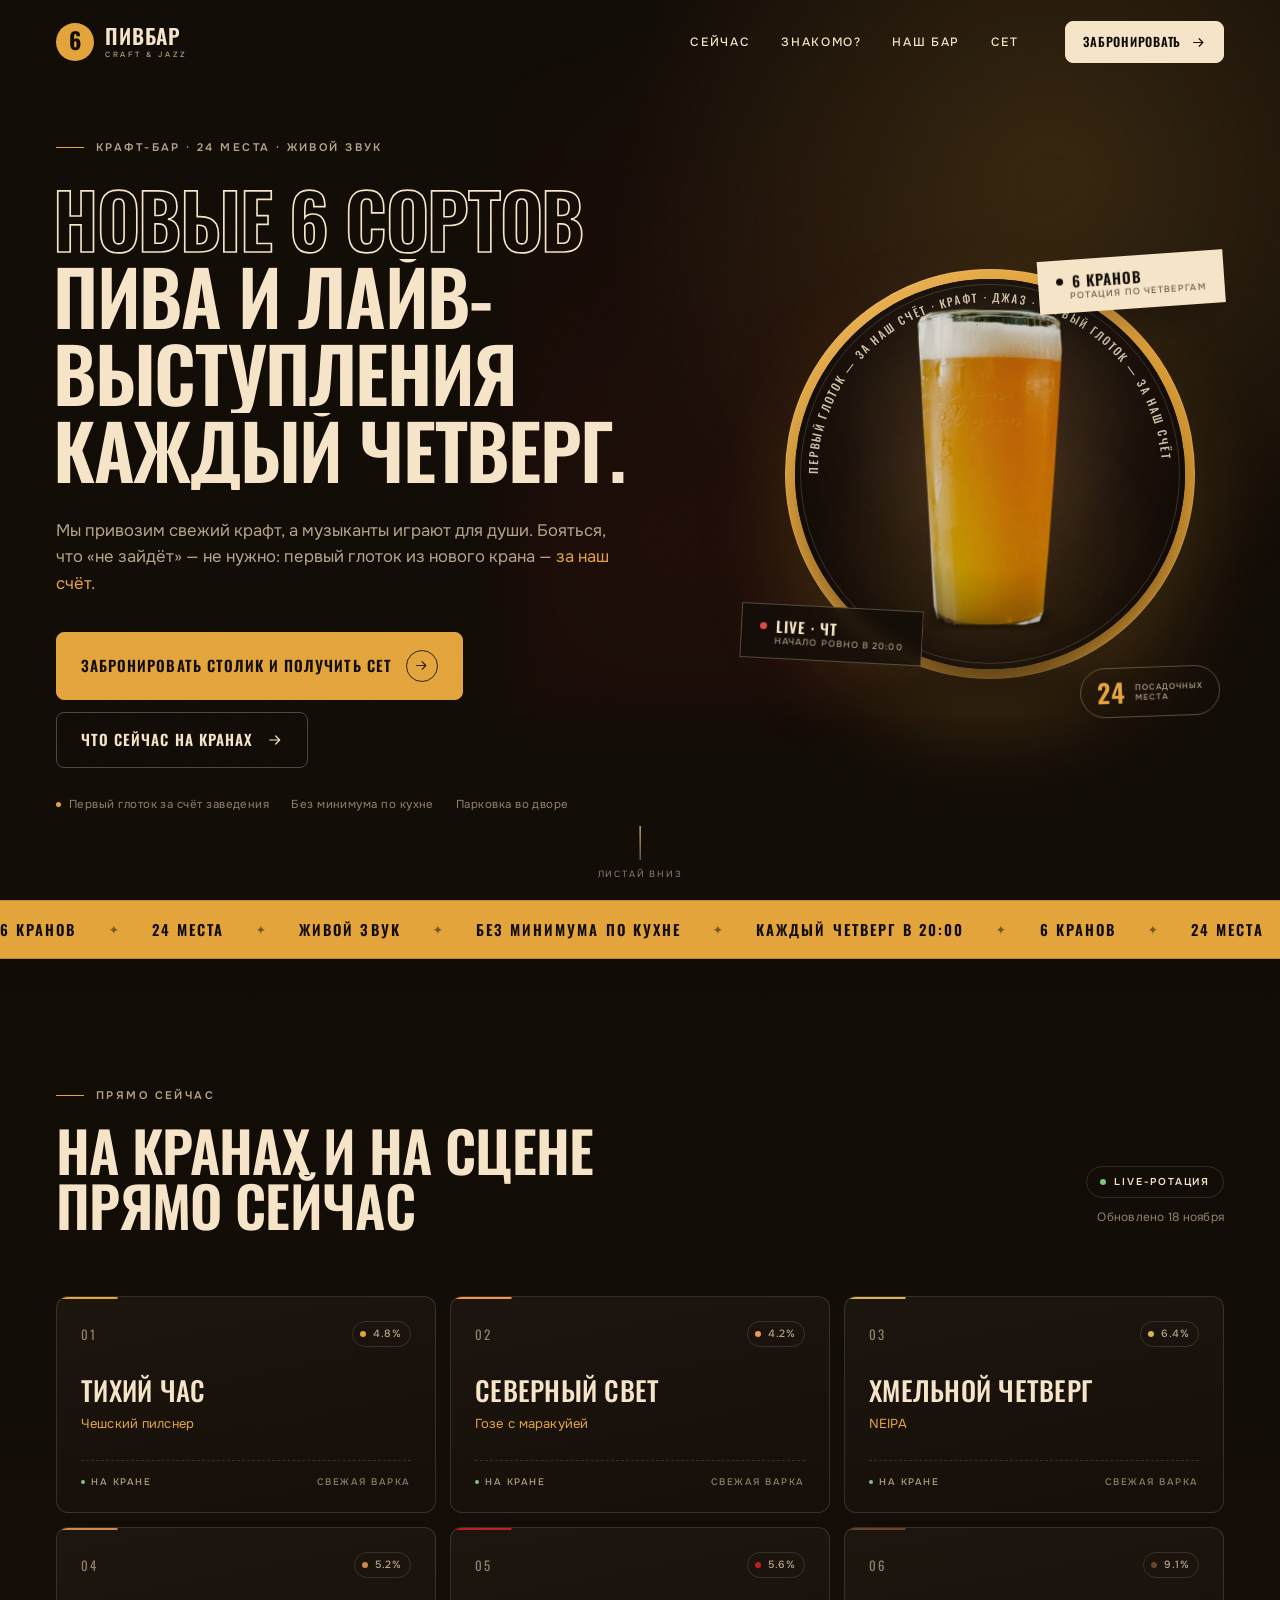
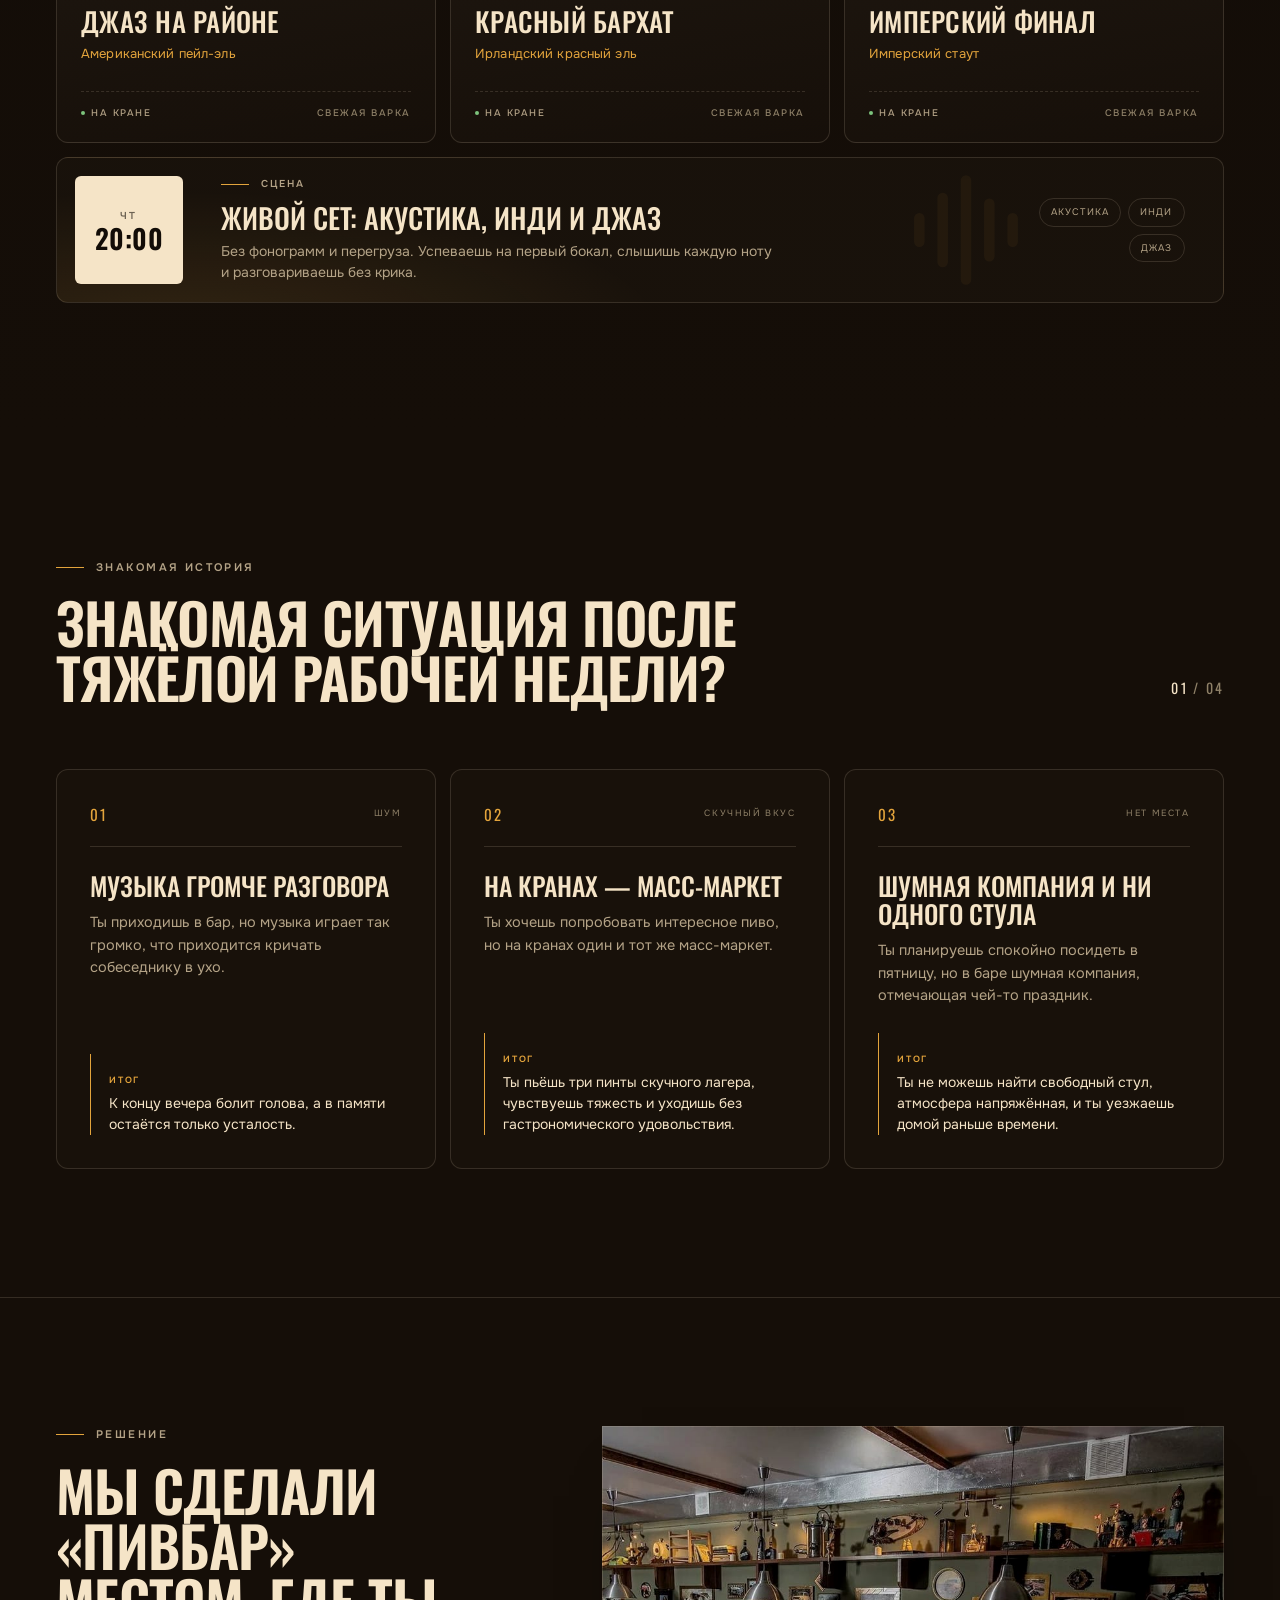
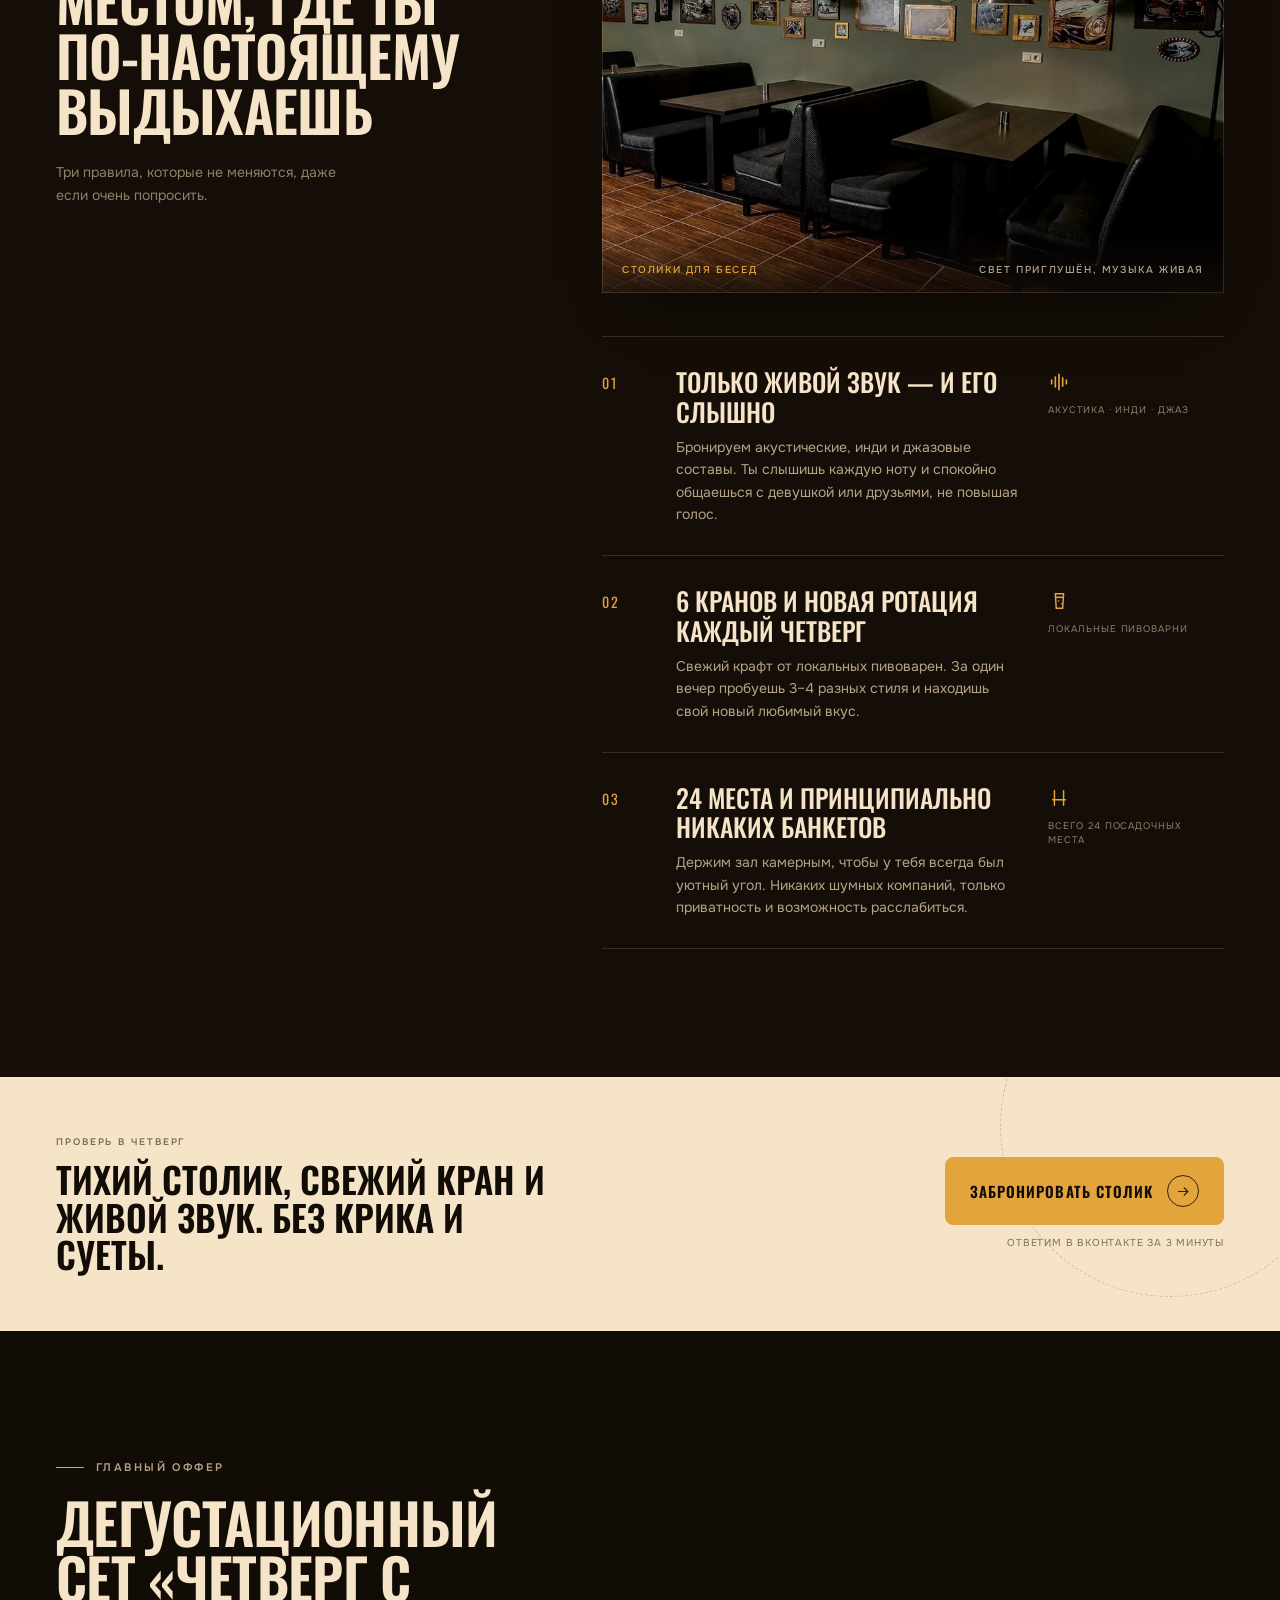
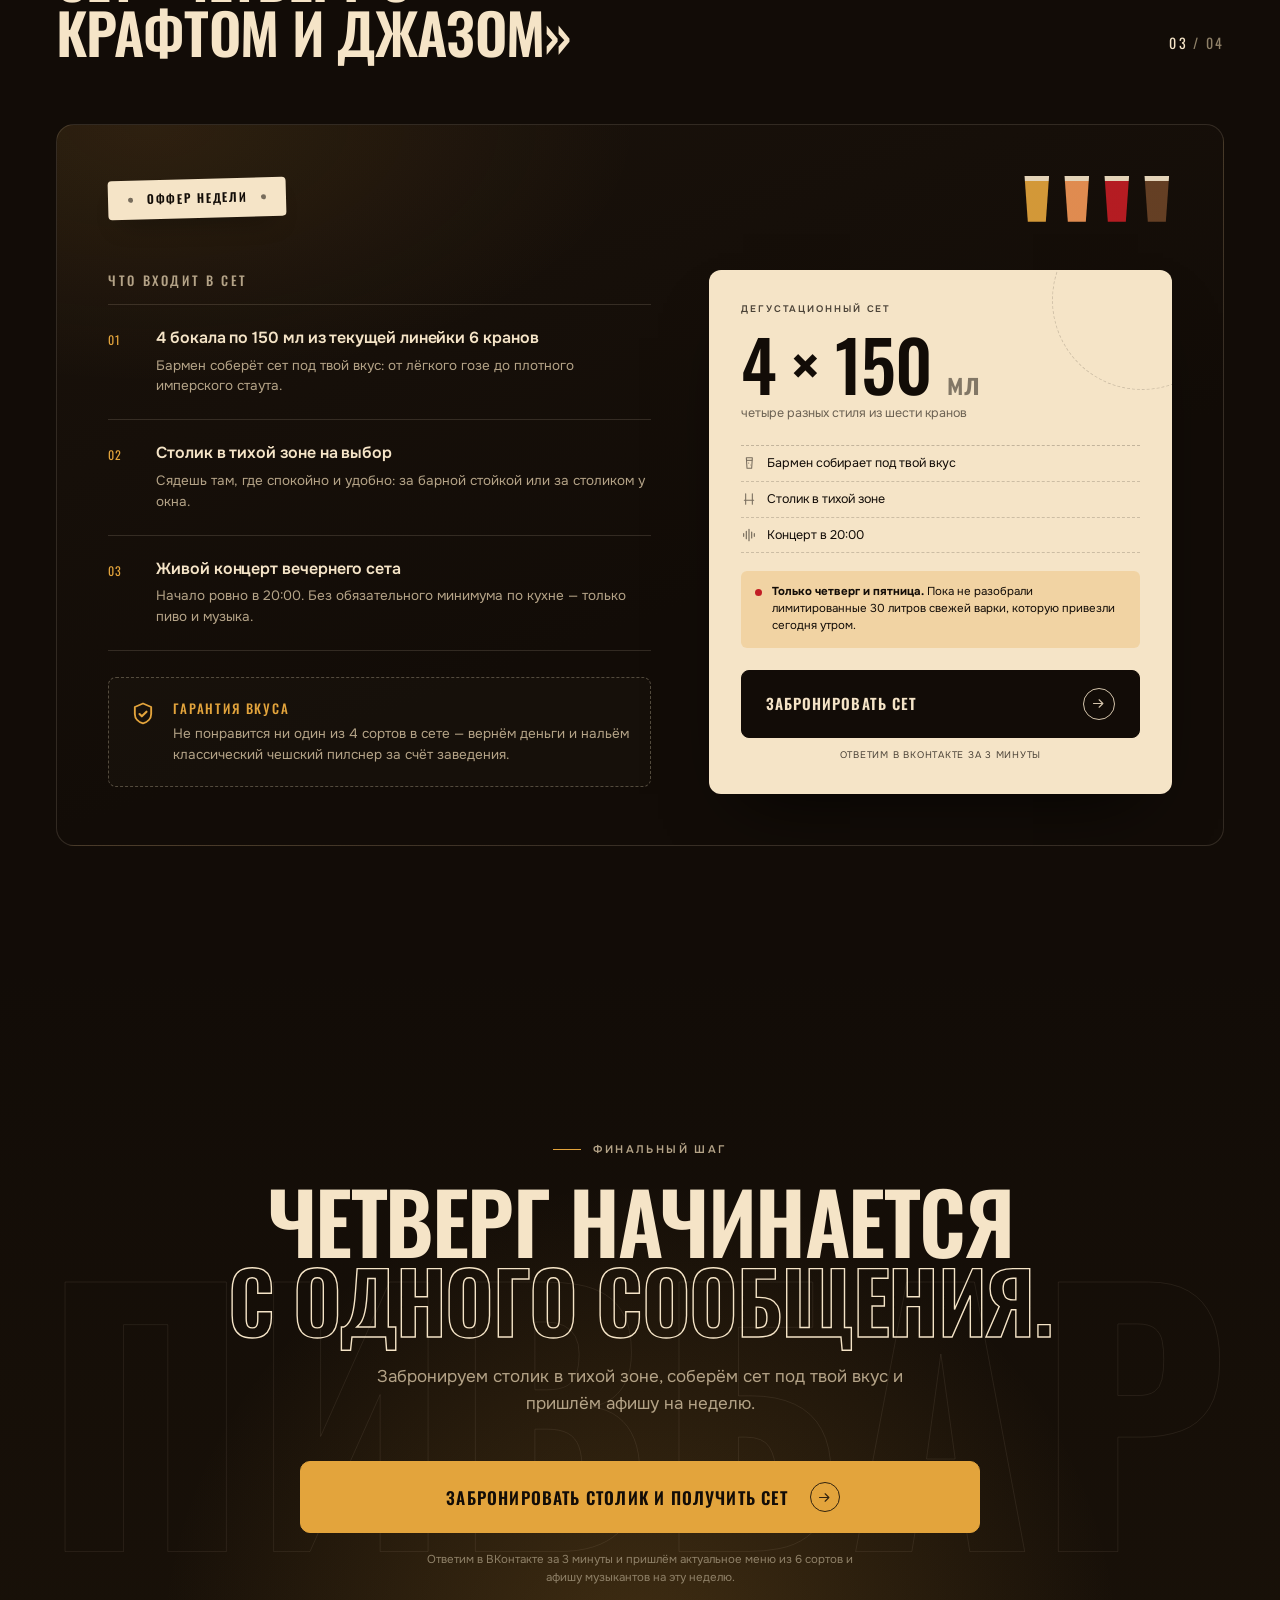
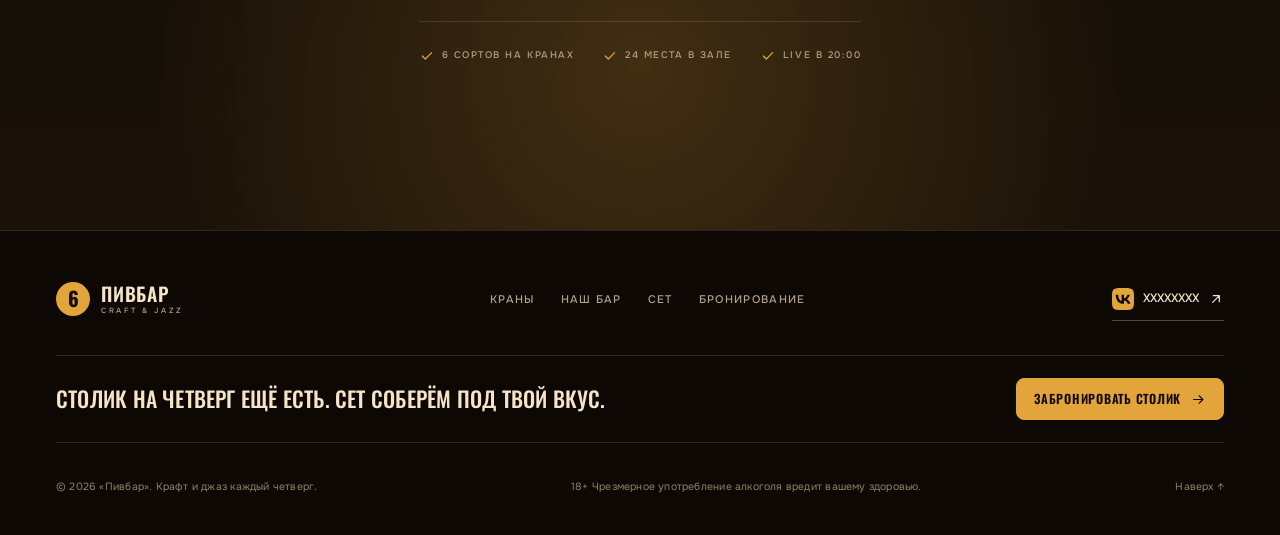
<file: index.html>
<!DOCTYPE html>
<html lang="ru">
<head>
  <meta charset="UTF-8">
  <meta name="viewport" content="width=device-width, initial-scale=1">
  <meta name="theme-color" content="#120c07">
  <title>Пивбар — 6 сортов крафта и живой звук каждый четверг</title>
  <meta name="description" content="Крафт-бар на 24 места: 6 кранов со свежим пивом от локальных пивоварен, акустика, инди и джаз каждый четверг в 20:00. Первый глоток из нового крана — за наш счёт.">
  <meta property="og:title" content="Пивбар — крафт и джаз каждый четверг">
  <meta property="og:description" content="6 свежих кранов, 24 места, живой звук без перегруза. Дегустационный сет «Четверг с крафтом и джазом».">
  <meta property="og:type" content="website">
  <link rel="icon" href="assets/favicon.svg" type="image/svg+xml">
  <link rel="preconnect" href="https://fonts.googleapis.com">
  <link rel="preconnect" href="https://fonts.gstatic.com" crossorigin>
  <link href="https://fonts.googleapis.com/css2?family=Onest:wght@400;500;600;700&family=Oswald:wght@500;600;700&display=swap" rel="stylesheet">
  <link rel="stylesheet" href="assets/css/styles.css">
  <noscript>
    <style>
      .reveal { opacity: 1 !important; translate: none !important; }
      .line__in { transform: none !important; }
      .hero__sub, .hero__actions, .hero__facts { translate: none !important; }
    </style>
  </noscript>
</head>
<body>
  <div class="grain" aria-hidden="true"></div>
  <div class="scroll-progress" aria-hidden="true"><span id="scrollProgress"></span></div>
  <a class="skip-link" href="#main">Перейти к содержанию</a>

  <svg class="sprite" aria-hidden="true" focusable="false">
    <symbol id="i-arrow" viewBox="0 0 24 24">
      <path d="M4 12h15M13 6l6 6-6 6" fill="none" stroke="currentColor" stroke-width="1.8" stroke-linecap="round" stroke-linejoin="round"/>
    </symbol>
    <symbol id="i-arrow-up" viewBox="0 0 24 24">
      <path d="M7 17 17 7M8 7h9v9" fill="none" stroke="currentColor" stroke-width="1.8" stroke-linecap="round" stroke-linejoin="round"/>
    </symbol>
    <symbol id="i-close" viewBox="0 0 24 24">
      <path d="M6 6l12 12M18 6 6 18" fill="none" stroke="currentColor" stroke-width="1.8" stroke-linecap="round"/>
    </symbol>
    <symbol id="i-vk" viewBox="0 0 24 24">
      <path d="m9.489.004.729-.003h3.564l.73.003.914.01.433.007.418.011.403.014.388.016.374.021.36.025.345.03.333.033c1.74.196 2.933.616 3.833 1.516.9.9 1.32 2.092 1.516 3.833l.034.333.029.346.025.36.02.373.025.588.012.41.013.644.009.915.004.98-.001 3.313-.003.73-.01.914-.007.433-.011.418-.014.403-.016.388-.021.374-.025.36-.03.345-.033.333c-.196 1.74-.616 2.933-1.516 3.833-.9.9-2.092 1.32-3.833 1.516l-.333.034-.346.029-.36.025-.373.02-.588.025-.41.012-.644.013-.915.009-.98.004-3.313-.001-.73-.003-.914-.01-.433-.007-.418-.011-.403-.014-.388-.016-.374-.021-.36-.025-.345-.03-.333-.033c-1.74-.196-2.933-.616-3.833-1.516-.9-.9-1.32-2.092-1.516-3.833l-.034-.333-.029-.346-.025-.36-.02-.373-.025-.588-.012-.41-.013-.644-.009-.915-.004-.98.001-3.313.003-.73.01-.914.007-.433.011-.418.014-.403.016-.388.021-.374.025-.36.03-.345.033-.333c.196-1.74.616-2.933 1.516-3.833.9-.9 2.092-1.32 3.833-1.516l.333-.034.346-.029.36-.025.373-.02.588-.025.41-.012.644-.013.915-.009ZM6.79 7.3H4.05c.13 6.24 3.25 9.99 8.72 9.99h.31v-3.57c2.01.2 3.53 1.67 4.14 3.57h2.84c-.78-2.84-2.83-4.41-4.11-5.01 1.28-.74 3.08-2.54 3.51-4.98h-2.58c-.56 1.98-2.22 3.78-3.8 3.95V7.3H10.5v6.92c-1.6-.4-3.62-2.34-3.71-6.92Z" fill="currentColor"/>
    </symbol>
    <symbol id="i-live" viewBox="0 0 24 24">
      <path d="M4 10v4M8 6.5v11M12 3.5v17M16 7.5v9M20 10v4" fill="none" stroke="currentColor" stroke-width="1.8" stroke-linecap="round"/>
    </symbol>
    <symbol id="i-tap" viewBox="0 0 24 24">
      <path d="M8 4h9l-1 16H9L8 4Z" fill="none" stroke="currentColor" stroke-width="1.6" stroke-linejoin="round"/>
      <path d="M8 8h9" fill="none" stroke="currentColor" stroke-width="1.6"/>
      <circle cx="11.5" cy="12" r=".9" fill="currentColor"/>
      <circle cx="14.5" cy="15" r=".7" fill="currentColor"/>
    </symbol>
    <symbol id="i-seat" viewBox="0 0 24 24">
      <path d="M7 4v10h10V4M5 14h14M7 14v6M17 14v6" fill="none" stroke="currentColor" stroke-width="1.6" stroke-linecap="round" stroke-linejoin="round"/>
    </symbol>
    <symbol id="i-shield" viewBox="0 0 24 24">
      <path d="M12 3 5 6v6c0 4 3 7 7 8 4-1 7-4 7-8V6l-7-3Z" fill="none" stroke="currentColor" stroke-width="1.6" stroke-linejoin="round"/>
      <path d="m9 12 2 2 4-4" fill="none" stroke="currentColor" stroke-width="1.8" stroke-linecap="round" stroke-linejoin="round"/>
    </symbol>
    <symbol id="i-check" viewBox="0 0 24 24">
      <path d="m5 12 4.5 4.5L19 7" fill="none" stroke="currentColor" stroke-width="1.8" stroke-linecap="round" stroke-linejoin="round"/>
    </symbol>
    <symbol id="i-clock" viewBox="0 0 24 24">
      <circle cx="12" cy="12" r="8.5" fill="none" stroke="currentColor" stroke-width="1.6"/>
      <path d="M12 7.5V12l3 2" fill="none" stroke="currentColor" stroke-width="1.6" stroke-linecap="round"/>
    </symbol>
  </svg>

  <header class="header" id="header">
    <div class="wrap header__inner">
      <a class="logo" href="#top">
        <span class="logo__mark" aria-hidden="true">6</span>
        <span class="logo__text">Пивбар<small>craft &amp; jazz</small></span>
      </a>

      <nav class="nav" id="nav" aria-label="Основная навигация">
        <a href="#now">Сейчас</a>
        <a href="#pains">Знакомо?</a>
        <a href="#solution">Наш бар</a>
        <a href="#offer">Сет</a>
      </nav>

      <a class="btn btn--small btn--cream header__cta" href="XXXXXXXX" target="_blank" rel="noopener" data-cta="header">
        <span>Забронировать</span>
        <svg class="icon icon--sm" aria-hidden="true"><use href="#i-arrow"/></svg>
      </a>

      <button class="burger" id="burger" type="button" aria-label="Открыть меню" aria-expanded="false" aria-controls="mobileMenu">
        <span></span><span></span>
      </button>
    </div>

    <div class="mobile-menu" id="mobileMenu">
      <nav class="mobile-menu__nav" aria-label="Мобильная навигация">
        <a href="#now"><span>01</span>Сейчас на кранах</a>
        <a href="#pains"><span>02</span>Знакомая ситуация?</a>
        <a href="#solution"><span>03</span>Наш бар</a>
        <a href="#offer"><span>04</span>Дегустационный сет</a>
        <a href="#book"><span>05</span>Забронировать</a>
      </nav>
      <a class="mobile-menu__social" href="XXXXXXXX" target="_blank" rel="noopener">
        <svg class="icon" aria-hidden="true"><use href="#i-vk"/></svg>
        XXXXXXXX
      </a>
      <p class="mobile-menu__note">24 места · 6 кранов · каждый четверг в 20:00</p>
    </div>
  </header>

  <main id="main">
    <!-- HERO -->
    <section class="hero" id="top" aria-labelledby="heroTitle">
      <div class="hero__glow" aria-hidden="true"></div>
      <div class="wrap hero__grid">
        <div class="hero__content">
          <p class="eyebrow hero__eyebrow">
            <span class="eyebrow__dash" aria-hidden="true"></span>
            Крафт-бар · 24 места · живой звук
          </p>

          <h1 class="hero__title" id="heroTitle">
            <span class="line"><span class="line__in line__in--outline" style="--n:0">Новые 6 сортов</span></span>
            <span class="line"><span class="line__in" style="--n:1">пива и лайв-</span></span>
            <span class="line"><span class="line__in" style="--n:2">выступления</span></span>
            <span class="line"><span class="line__in" style="--n:3">каждый четверг.</span></span>
          </h1>

          <p class="hero__sub">
            Мы привозим свежий крафт, а музыканты играют для души. Бояться, что «не зайдёт» — не нужно:
            первый глоток из нового крана — <em>за наш счёт.</em>
          </p>

          <div class="hero__actions">
            <a class="btn btn--amber btn--lg" href="XXXXXXXX" target="_blank" rel="noopener" data-cta="hero">
              <span>Забронировать столик и получить сет</span>
              <span class="btn__arrow" aria-hidden="true"><svg class="icon"><use href="#i-arrow"/></svg></span>
            </a>
            <a class="btn btn--ghost btn--lg" href="#now">
              Что сейчас на кранах
              <svg class="icon icon--sm" aria-hidden="true"><use href="#i-arrow"/></svg>
            </a>
          </div>

          <ul class="hero__facts">
            <li><span class="dot" aria-hidden="true"></span>Первый глоток за счёт заведения</li>
            <li>Без минимума по кухне</li>
            <li>Парковка во дворе</li>
          </ul>
        </div>

        <div class="hero__visual">
          <div class="disc" data-parallax="-0.08">
            <svg class="disc__ring" viewBox="0 0 400 400" aria-hidden="true">
              <defs>
                <path id="ringPath" d="M200,200 m-168,0 a168,168 0 1,1 336,0 a168,168 0 1,1 -336,0"/>
              </defs>
              <text>
                <textPath href="#ringPath" startOffset="0">
                  ПЕРВЫЙ ГЛОТОК — ЗА НАШ СЧЁТ · КРАФТ · ДЖАЗ · ПЕРВЫЙ ГЛОТОК — ЗА НАШ СЧЁТ
                </textPath>
              </text>
            </svg>
            <div class="disc__photo">
              <img src="assets/img/hero-beer.jpg" srcset="assets/img/hero-beer-800.jpg 800w, assets/img/hero-beer-1200.jpg 1200w, assets/img/hero-beer.jpg 1600w" sizes="(min-width: 900px) 414px, (min-width: 640px) 340px, 74vw" alt="Высокий стакан светлого пива с пеной в баре «Пивбар»" width="1600" height="1600" fetchpriority="high" decoding="async">
            </div>
          </div>
          <div class="hero-tag hero-tag--a" data-parallax="0.14">
            <span class="hero-tag__dot" aria-hidden="true"></span>
            <span>6 кранов</span>
            <small>ротация по четвергам</small>
          </div>
          <div class="hero-tag hero-tag--b" data-parallax="0.22">
            <span class="hero-tag__live" aria-hidden="true"></span>
            <span>live · чт</span>
            <small>начало ровно в 20:00</small>
          </div>
          <div class="hero-tag hero-tag--c" data-parallax="0.1" aria-hidden="true">
            <big>24</big>
            <small>посадочных<br>места</small>
          </div>
        </div>
      </div>

      <a class="scroll-hint" href="#now">
        <span class="scroll-hint__line" aria-hidden="true"></span>
        <span>Листай вниз</span>
      </a>
    </section>

    <!-- TICKER -->
    <div class="ticker" aria-hidden="true">
      <div class="ticker__track">
        <div class="ticker__group">
          <span>6 кранов</span><i>✦</i><span>24 места</span><i>✦</i><span>живой звук</span><i>✦</i><span>без минимума по кухне</span><i>✦</i><span>каждый четверг в 20:00</span><i>✦</i>
        </div>
        <div class="ticker__group">
          <span>6 кранов</span><i>✦</i><span>24 места</span><i>✦</i><span>живой звук</span><i>✦</i><span>без минимума по кухне</span><i>✦</i><span>каждый четверг в 20:00</span><i>✦</i>
        </div>
      </div>
    </div>

    <!-- NOW -->
    <section class="section now" id="now" aria-labelledby="nowTitle">
      <div class="wrap">
        <header class="sec-head">
          <div>
            <p class="eyebrow reveal"><span class="eyebrow__dash" aria-hidden="true"></span>Прямо сейчас</p>
            <h2 class="sec-title reveal" id="nowTitle" style="--i:1">На кранах и на&nbsp;сцене<br>прямо сейчас</h2>
          </div>
          <div class="sec-head__aside reveal" style="--i:2">
            <span class="status"><span class="status__dot" aria-hidden="true"></span>live-ротация</span>
            <p class="updated" id="updatedLabel">Обновляем каждую неделю</p>
          </div>
        </header>

        <div class="tap-grid" id="tapGrid"></div>
        <noscript>
          <p class="noscript-note">Включите JavaScript, чтобы увидеть актуальный список кранов, или спросите меню в <a href="XXXXXXXX">ВКонтакте</a>.</p>
        </noscript>

        <article class="stage reveal" id="stageCard" aria-labelledby="stageTitle">
          <div class="stage__date" aria-hidden="true">
            <span class="stage__day">чт</span>
            <strong class="stage__time">20:00</strong>
          </div>
          <div class="stage__body">
            <p class="eyebrow eyebrow--tight"><span class="eyebrow__dash" aria-hidden="true"></span>Сцена</p>
            <h3 class="stage__title" id="stageTitle">Живой сет: акустика, инди и джаз</h3>
            <p class="stage__text">Без фонограмм и перегруза. Успеваешь на первый бокал, слышишь каждую ноту и разговариваешь без крика.</p>
          </div>
          <ul class="stage__tags" aria-label="Форматы музыки">
            <li>акустика</li>
            <li>инди</li>
            <li>джаз</li>
          </ul>
          <svg class="stage__icon" aria-hidden="true"><use href="#i-live"/></svg>
        </article>
      </div>
    </section>

    <!-- PAINS -->
    <section class="section pains" id="pains" aria-labelledby="painsTitle">
      <div class="wrap">
        <header class="sec-head">
          <div>
            <p class="eyebrow reveal"><span class="eyebrow__dash" aria-hidden="true"></span>Знакомая история</p>
            <h2 class="sec-title reveal" id="painsTitle" style="--i:1">Знакомая ситуация после тяжёлой рабочей недели?</h2>
          </div>
          <div class="sec-head__aside reveal" style="--i:2">
            <p class="sec-count">01 <span>/ 04</span></p>
          </div>
        </header>

        <div class="pain-grid">
          <article class="pain reveal" style="--i:0">
            <div class="pain__top">
              <span class="pain__num">01</span>
              <span class="pain__label">шум</span>
            </div>
            <h3 class="pain__title">Музыка громче разговора</h3>
            <p class="pain__text">Ты приходишь в бар, но музыка играет так громко, что приходится кричать собеседнику в ухо.</p>
            <p class="pain__outcome"><span>Итог</span>К концу вечера болит голова, а в памяти остаётся только усталость.</p>
          </article>

          <article class="pain reveal" style="--i:1">
            <div class="pain__top">
              <span class="pain__num">02</span>
              <span class="pain__label">скучный вкус</span>
            </div>
            <h3 class="pain__title">На кранах — масс-маркет</h3>
            <p class="pain__text">Ты хочешь попробовать интересное пиво, но на кранах один и тот же масс-маркет.</p>
            <p class="pain__outcome"><span>Итог</span>Ты пьёшь три пинты скучного лагера, чувствуешь тяжесть и уходишь без гастрономического удовольствия.</p>
          </article>

          <article class="pain reveal" style="--i:2">
            <div class="pain__top">
              <span class="pain__num">03</span>
              <span class="pain__label">нет места</span>
            </div>
            <h3 class="pain__title">Шумная компания и ни одного стула</h3>
            <p class="pain__text">Ты планируешь спокойно посидеть в пятницу, но в баре шумная компания, отмечающая чей-то праздник.</p>
            <p class="pain__outcome"><span>Итог</span>Ты не можешь найти свободный стул, атмосфера напряжённая, и ты уезжаешь домой раньше времени.</p>
          </article>
        </div>
      </div>
    </section>

    <!-- SOLUTION -->
    <section class="section solution" id="solution" aria-labelledby="solutionTitle">
      <div class="wrap solution__wrap">
        <header class="solution__head">
          <p class="eyebrow reveal"><span class="eyebrow__dash" aria-hidden="true"></span>Решение</p>
          <h2 class="sec-title reveal" id="solutionTitle" style="--i:1">Мы сделали «Пивбар» местом, где ты <span class="nowrap">по-настоящему</span> выдыхаешь</h2>
          <p class="solution__intro reveal" style="--i:2">Три правила, которые не меняются, даже если очень попросить.</p>
        </header>

        <div class="solution__main">
          <figure class="solution__photo reveal" style="--i:3">
            <img src="assets/img/cozy-table.jpg" srcset="assets/img/cozy-table-640.jpg 640w, assets/img/cozy-table-960.jpg 960w, assets/img/cozy-table.jpg 1200w" sizes="(min-width: 1200px) 660px, 92vw" alt="Атмосфера бара «Пивбар»" width="1200" height="900" loading="lazy" decoding="async">
            <figcaption>
              <span class="solution__photo-tag">Столики для бесед</span>
              <span>Свет приглушён, музыка живая</span>
            </figcaption>
          </figure>

          <div class="solution__list">
            <article class="sol-row reveal" style="--i:0">
            <span class="sol-row__num">01</span>
            <div class="sol-row__body">
              <h3 class="sol-row__title">Только живой звук — и его слышно</h3>
              <p>Бронируем акустические, инди и джазовые составы. Ты слышишь каждую ноту и спокойно общаешься с девушкой или друзьями, не повышая голос.</p>
            </div>
            <div class="sol-row__meta">
              <svg class="icon" aria-hidden="true"><use href="#i-live"/></svg>
              <span>акустика · инди · джаз</span>
            </div>
          </article>

          <article class="sol-row reveal" style="--i:1">
            <span class="sol-row__num">02</span>
            <div class="sol-row__body">
              <h3 class="sol-row__title">6 кранов и новая ротация каждый четверг</h3>
              <p>Свежий крафт от локальных пивоварен. За один вечер пробуешь 3–4 разных стиля и находишь свой новый любимый вкус.</p>
            </div>
            <div class="sol-row__meta">
              <svg class="icon" aria-hidden="true"><use href="#i-tap"/></svg>
              <span>локальные пивоварни</span>
            </div>
          </article>

          <article class="sol-row reveal" style="--i:2">
            <span class="sol-row__num">03</span>
            <div class="sol-row__body">
              <h3 class="sol-row__title">24 места и принципиально никаких банкетов</h3>
              <p>Держим зал камерным, чтобы у тебя всегда был уютный угол. Никаких шумных компаний, только приватность и возможность расслабиться.</p>
            </div>
            <div class="sol-row__meta">
              <svg class="icon" aria-hidden="true"><use href="#i-seat"/></svg>
              <span>всего 24 посадочных места</span>
            </div>
          </article>
          </div>
        </div>
      </div>
    </section>

    <!-- CTA #2 -->
    <aside class="cta-band" aria-label="Призыв к бронированию">
      <div class="wrap cta-band__inner">
        <div class="cta-band__text reveal">
          <p class="cta-band__kicker">Проверь в четверг</p>
          <p class="cta-band__title">Тихий столик, свежий кран и живой звук. Без крика и суеты.</p>
        </div>
        <div class="cta-band__action reveal" style="--i:1">
          <a class="btn btn--amber btn--lg" href="XXXXXXXX" target="_blank" rel="noopener" data-cta="after-solution">
            <span>Забронировать столик</span>
            <span class="btn__arrow" aria-hidden="true"><svg class="icon"><use href="#i-arrow"/></svg></span>
          </a>
          <p class="cta-band__note">Ответим в ВКонтакте за 3 минуты</p>
        </div>
      </div>
    </aside>

    <!-- OFFER -->
    <section class="section offer" id="offer" aria-labelledby="offerTitle">
      <div class="wrap">
        <header class="sec-head">
          <div>
            <p class="eyebrow reveal"><span class="eyebrow__dash" aria-hidden="true"></span>Главный оффер</p>
            <h2 class="sec-title reveal" id="offerTitle" style="--i:1">Дегустационный сет «Четверг с крафтом и джазом»</h2>
          </div>
          <div class="sec-head__aside reveal" style="--i:2">
            <p class="sec-count">03 <span>/ 04</span></p>
          </div>
        </header>

        <div class="offer-panel reveal">
          <div class="offer-panel__head">
            <p class="tag" aria-label="Оффер недели"><span aria-hidden="true"></span>Оффер недели<span aria-hidden="true"></span></p>
            <div class="flight" aria-hidden="true">
              <span class="flight__glass" style="--beer:#e3a43c"><span>01</span></span>
              <span class="flight__glass" style="--beer:#f19656"><span>02</span></span>
              <span class="flight__glass" style="--beer:#c21d24"><span>03</span></span>
              <span class="flight__glass" style="--beer:#6b4326"><span>04</span></span>
            </div>
          </div>

          <div class="offer-panel__grid">
            <div class="offer-content">
              <h3 class="offer-content__title">Что входит в сет</h3>
              <ul class="offer-list">
                <li>
                  <span class="offer-list__num">01</span>
                  <div>
                    <h4>4 бокала по 150 мл из текущей линейки 6 кранов</h4>
                    <p>Бармен соберёт сет под твой вкус: от лёгкого гозе до плотного имперского стаута.</p>
                  </div>
                </li>
                <li>
                  <span class="offer-list__num">02</span>
                  <div>
                    <h4>Столик в тихой зоне на выбор</h4>
                    <p>Сядешь там, где спокойно и удобно: за барной стойкой или за столиком у окна.</p>
                  </div>
                </li>
                <li>
                  <span class="offer-list__num">03</span>
                  <div>
                    <h4>Живой концерт вечернего сета</h4>
                    <p>Начало ровно в 20:00. Без обязательного минимума по кухне — только пиво и музыка.</p>
                  </div>
                </li>
              </ul>

              <div class="guarantee">
                <svg class="guarantee__icon" aria-hidden="true"><use href="#i-shield"/></svg>
                <div>
                  <p class="guarantee__title">Гарантия вкуса</p>
                  <p>Не понравится ни один из 4 сортов в сете — вернём деньги и нальём классический чешский пилснер за счёт заведения.</p>
                </div>
              </div>
            </div>

            <aside class="ticket" aria-label="Параметры дегустационного сета">
              <p class="ticket__label">Дегустационный сет</p>
              <p class="ticket__big">4 × 150 <span>мл</span></p>
              <p class="ticket__sub">четыре разных стиля из шести кранов</p>

              <ul class="ticket__list">
                <li><svg class="icon icon--sm" aria-hidden="true"><use href="#i-tap"/></svg>Бармен собирает под твой вкус</li>
                <li><svg class="icon icon--sm" aria-hidden="true"><use href="#i-seat"/></svg>Столик в тихой зоне</li>
                <li><svg class="icon icon--sm" aria-hidden="true"><use href="#i-live"/></svg>Концерт в 20:00</li>
              </ul>

              <div class="ticket__urgency">
                <span class="ticket__pulse" aria-hidden="true"></span>
                <p><strong>Только четверг и пятница.</strong> Пока не разобрали лимитированные 30 литров свежей варки, которую привезли сегодня утром.</p>
              </div>

              <a class="btn btn--dark btn--lg ticket__btn" href="XXXXXXXX" target="_blank" rel="noopener" data-cta="offer">
                <span>Забронировать сет</span>
                <span class="btn__arrow" aria-hidden="true"><svg class="icon"><use href="#i-arrow"/></svg></span>
              </a>
              <p class="ticket__note">Ответим в ВКонтакте за 3 минуты</p>
            </aside>
          </div>
        </div>
      </div>
    </section>

    <!-- FINAL -->
    <section class="final" id="book" aria-labelledby="finalTitle">
      <div class="final__glow" aria-hidden="true"></div>
      <div class="final__word" aria-hidden="true" data-parallax="0.06">ПИВБАР</div>
      <div class="wrap final__inner">
        <p class="eyebrow reveal"><span class="eyebrow__dash" aria-hidden="true"></span>Финальный шаг</p>
        <h2 class="final__title reveal" id="finalTitle" style="--i:1">
          Четверг начинается<br><span class="outline">с одного сообщения.</span>
        </h2>
        <p class="final__text reveal" style="--i:2">Забронируем столик в тихой зоне, соберём сет под твой вкус и пришлём афишу на неделю.</p>

        <a class="btn btn--amber btn--xl final__btn reveal" style="--i:3" href="XXXXXXXX" target="_blank" rel="noopener" data-cta="final">
          <span>Забронировать столик и получить сет</span>
          <span class="btn__arrow" aria-hidden="true"><svg class="icon"><use href="#i-arrow"/></svg></span>
        </a>

        <p class="final__micro reveal" style="--i:4">
          Ответим в ВКонтакте за 3 минуты и пришлём актуальное меню из 6 сортов и афишу музыкантов на эту неделю.
        </p>

        <ul class="final__checks reveal" style="--i:5">
          <li><svg class="icon icon--sm" aria-hidden="true"><use href="#i-check"/></svg>6 сортов на кранах</li>
          <li><svg class="icon icon--sm" aria-hidden="true"><use href="#i-check"/></svg>24 места в зале</li>
          <li><svg class="icon icon--sm" aria-hidden="true"><use href="#i-check"/></svg>live в 20:00</li>
        </ul>
      </div>
    </section>
  </main>

  <footer class="footer">
    <div class="wrap">
      <div class="footer__top">
        <a class="logo logo--footer" href="#top">
          <span class="logo__mark" aria-hidden="true">6</span>
          <span class="logo__text">Пивбар<small>craft &amp; jazz</small></span>
        </a>
        <nav class="footer__nav" aria-label="Навигация в подвале">
          <a href="#now">Краны</a>
          <a href="#solution">Наш бар</a>
          <a href="#offer">Сет</a>
          <a href="#book">Бронирование</a>
        </nav>
        <a class="footer__social" href="XXXXXXXX" target="_blank" rel="noopener">
          <svg class="icon" aria-hidden="true"><use href="#i-vk"/></svg>
          XXXXXXXX
          <svg class="icon icon--sm" aria-hidden="true"><use href="#i-arrow-up"/></svg>
        </a>
      </div>
      <div class="footer__cta">
        <p>Столик на четверг ещё есть. Сет соберём под твой вкус.</p>
        <a class="btn btn--amber btn--small" href="XXXXXXXX" target="_blank" rel="noopener" data-cta="footer">
          <span>Забронировать столик</span>
          <svg class="icon icon--sm" aria-hidden="true"><use href="#i-arrow"/></svg>
        </a>
      </div>
      <div class="footer__bottom">
        <p>© 2026 «Пивбар». Крафт и джаз каждый четверг.</p>
        <p>18+ Чрезмерное употребление алкоголя вредит вашему здоровью.</p>
        <a href="#top" class="footer__up">Наверх ↑</a>
      </div>
    </div>
  </footer>

  <!-- ORDER FORM MODAL -->
  <dialog class="order-modal" id="orderModal" aria-labelledby="orderModalTitle">
    <div class="order-modal__bar">
      <p class="order-modal__title" id="orderModalTitle">Бронирование столика</p>
      <a class="order-modal__newtab" href="https://forms.yandex.ru/u/6afb127cb9e5ca882335b0e7/" target="_blank" rel="noopener">Открыть в новой вкладке ↗</a>
      <button class="order-modal__close" type="button" data-close-modal aria-label="Закрыть форму">
        <svg class="icon icon--sm" aria-hidden="true"><use href="#i-close"/></svg>
      </button>
    </div>
    <div class="order-modal__body" id="orderFormBody"></div>
  </dialog>

  <!-- Код встраивания Яндекс Формы целиком; активируется при первом открытии окна -->
  <template id="yaFormTemplate">
    <script src="https://forms.yandex.ru/_static/embed.js"></script><iframe src="https://forms.yandex.ru/u/6afb127cb9e5ca882335b0e7?iframe=1" frameborder="0" name="ya-form-6afb127cb9e5ca882335b0e7" width="650" title="Форма бронирования столика"></iframe>
  </template>

  <script src="assets/js/content.js"></script>
  <script src="assets/js/app.js"></script>
</body>
</html>
</file>
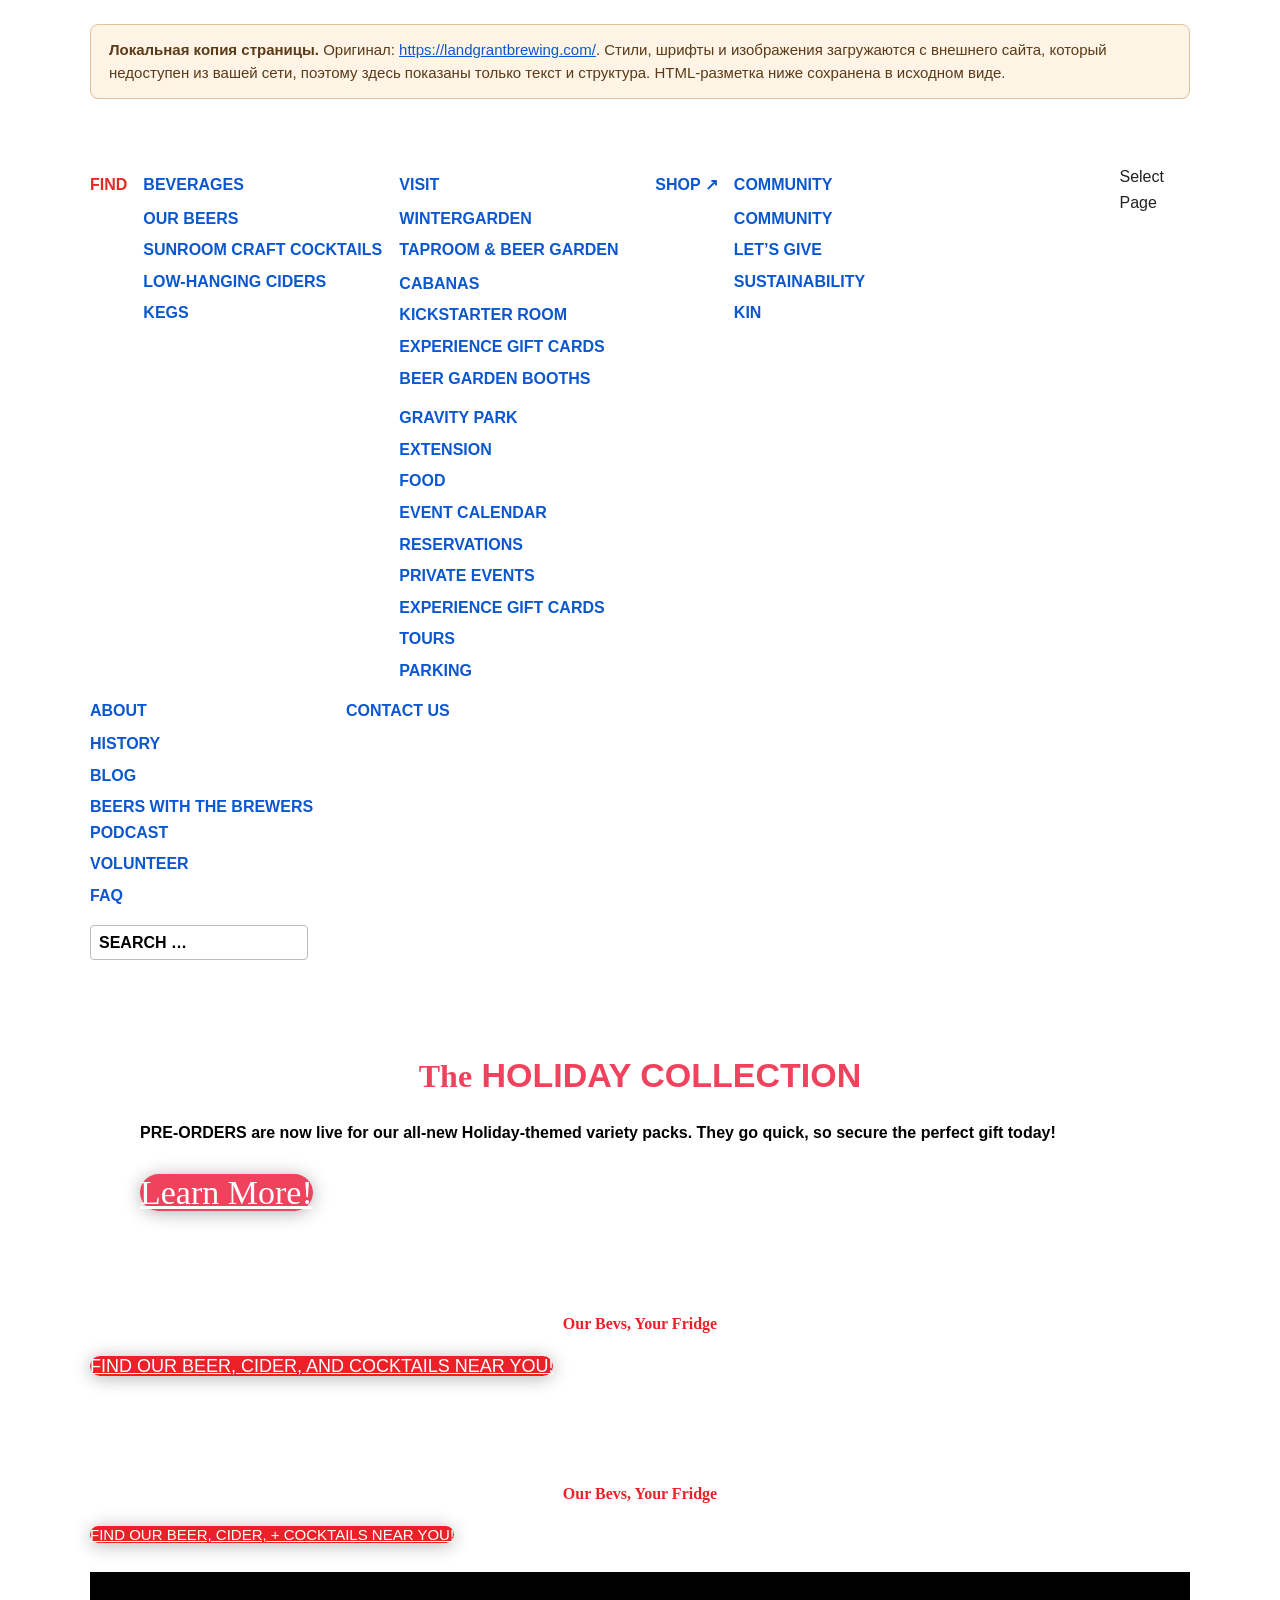
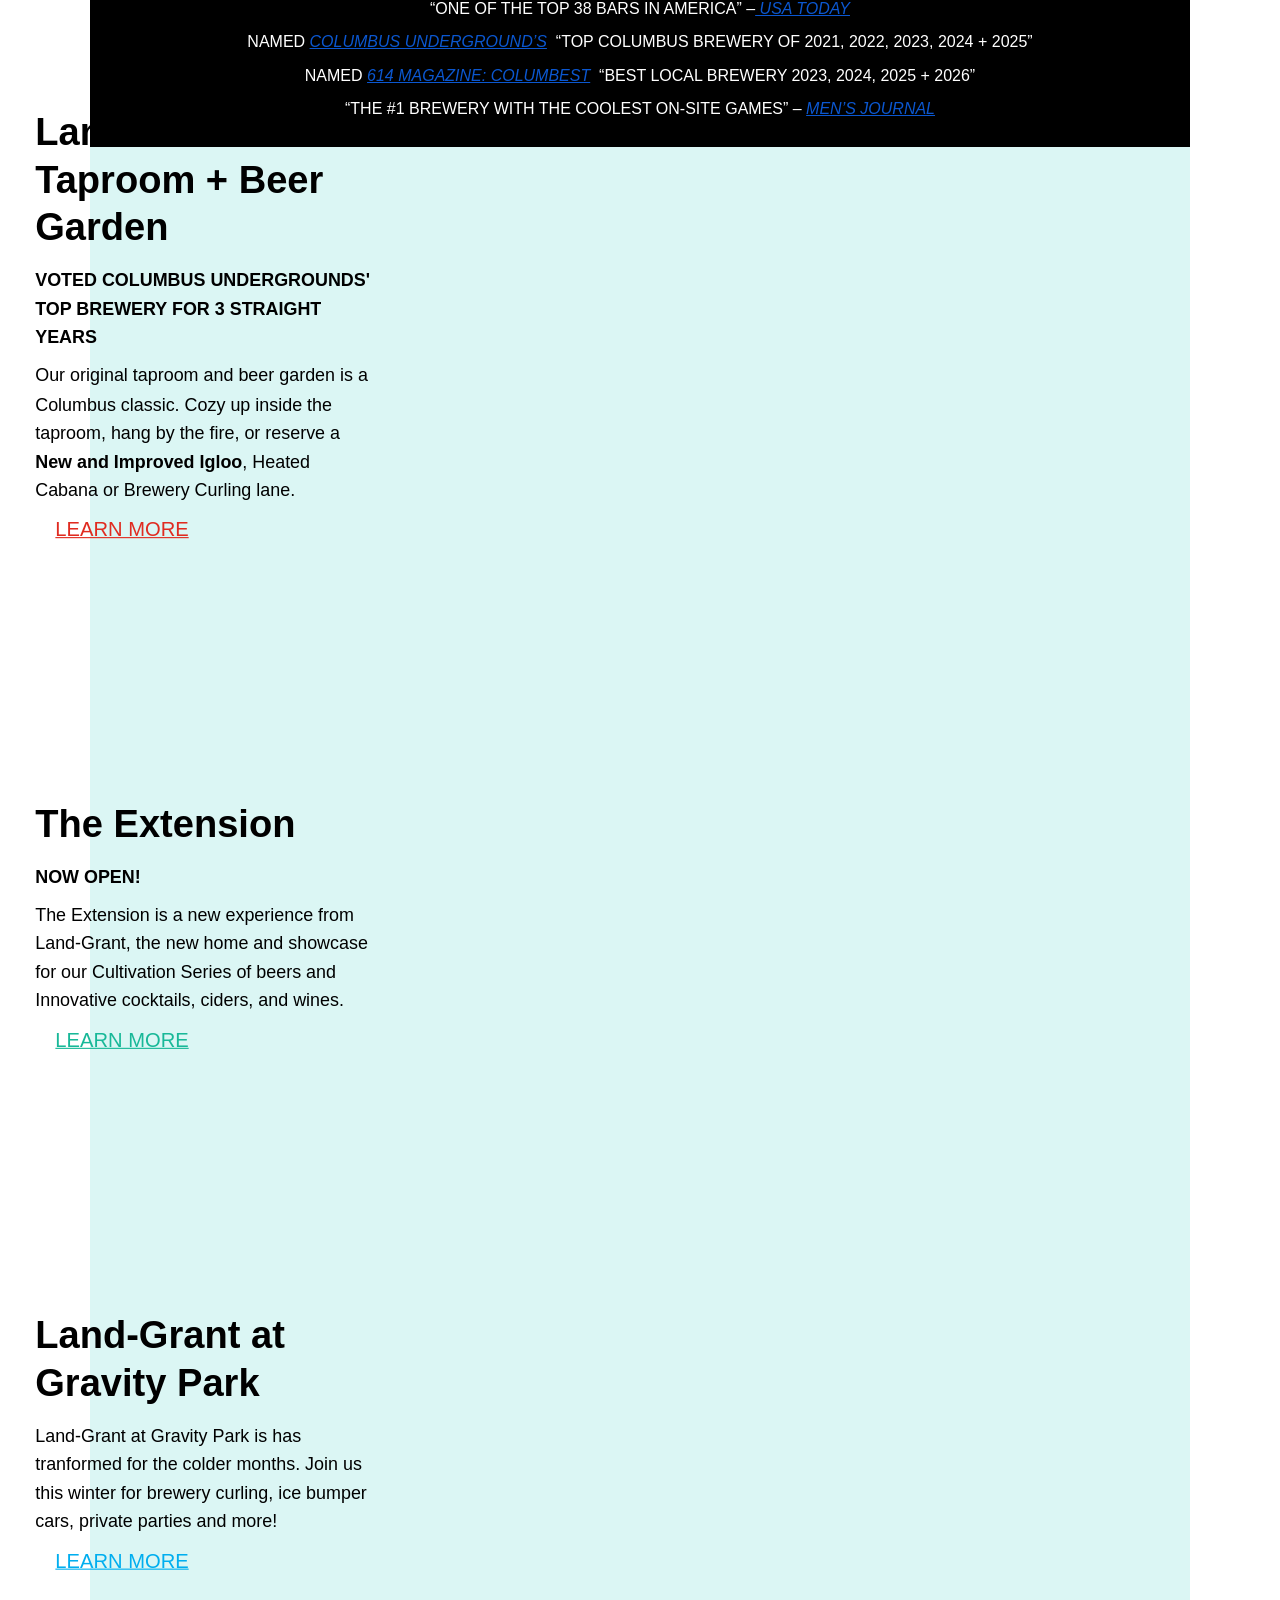
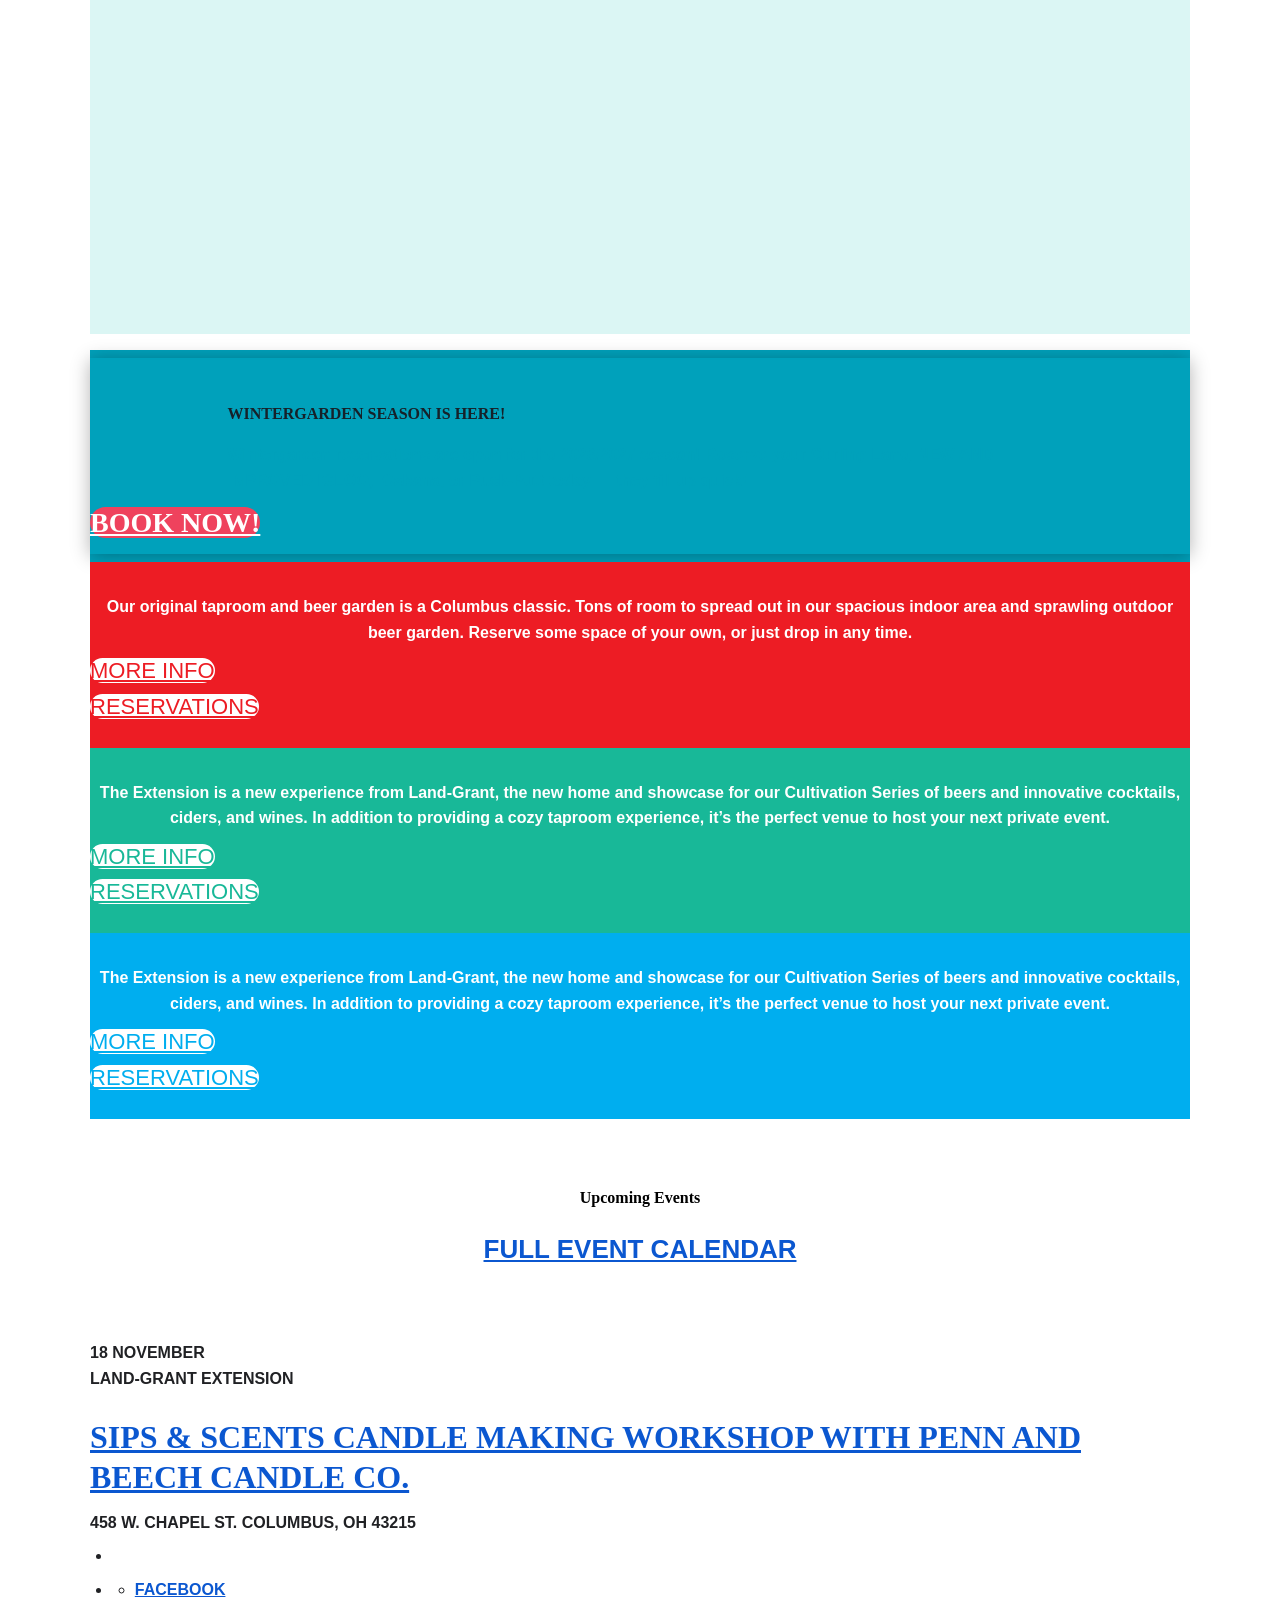
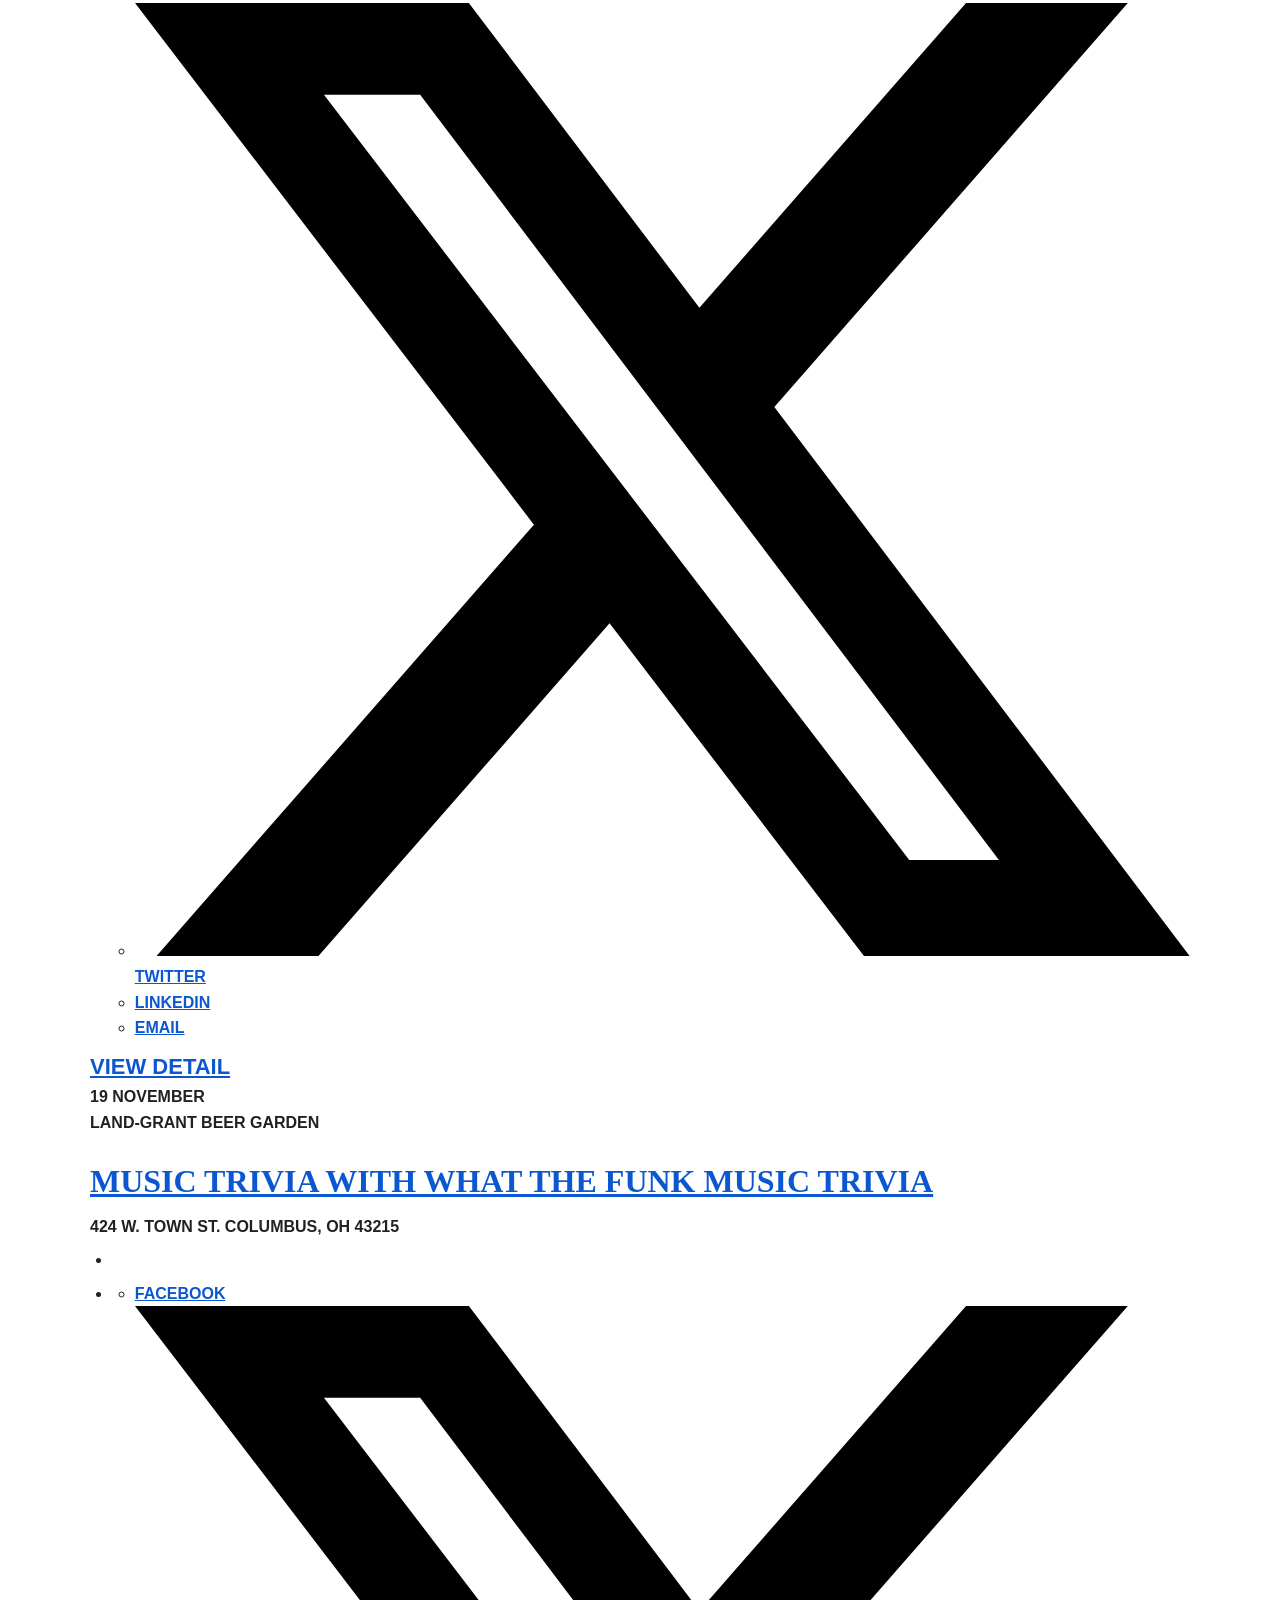
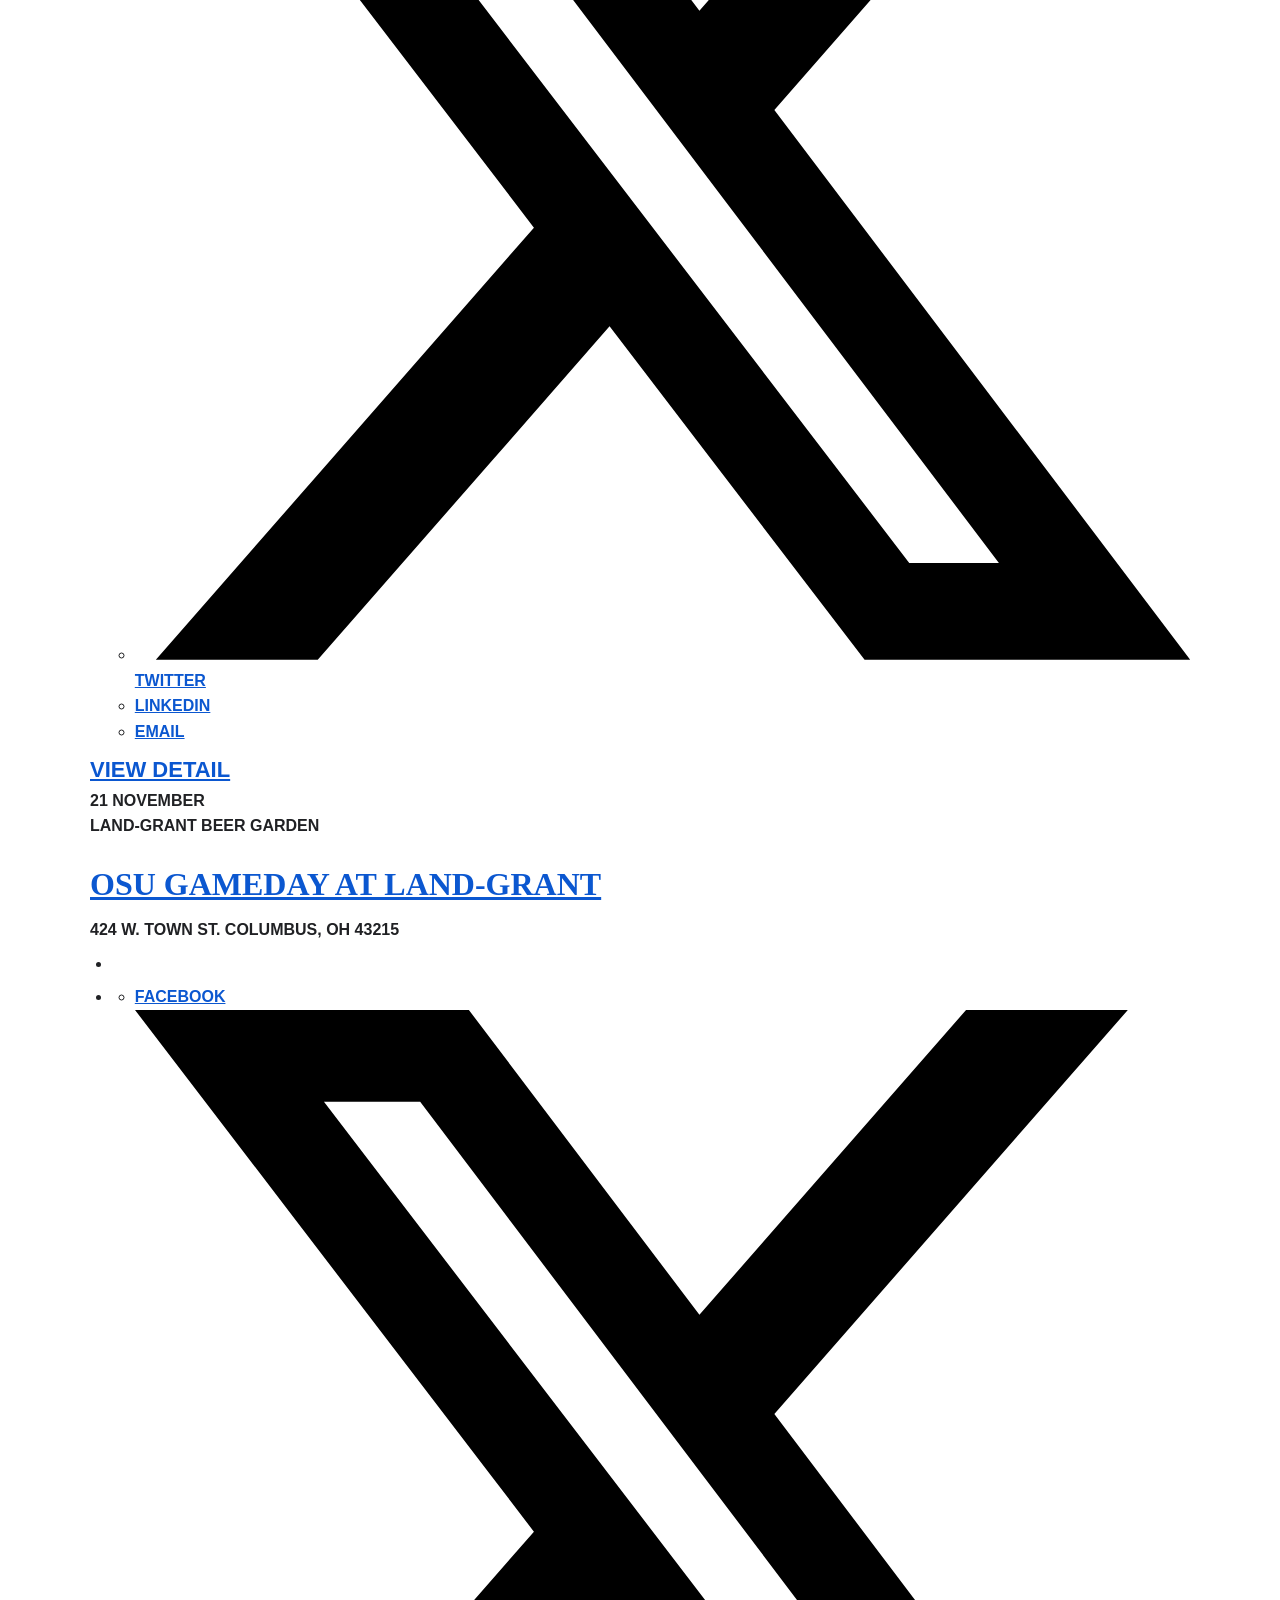
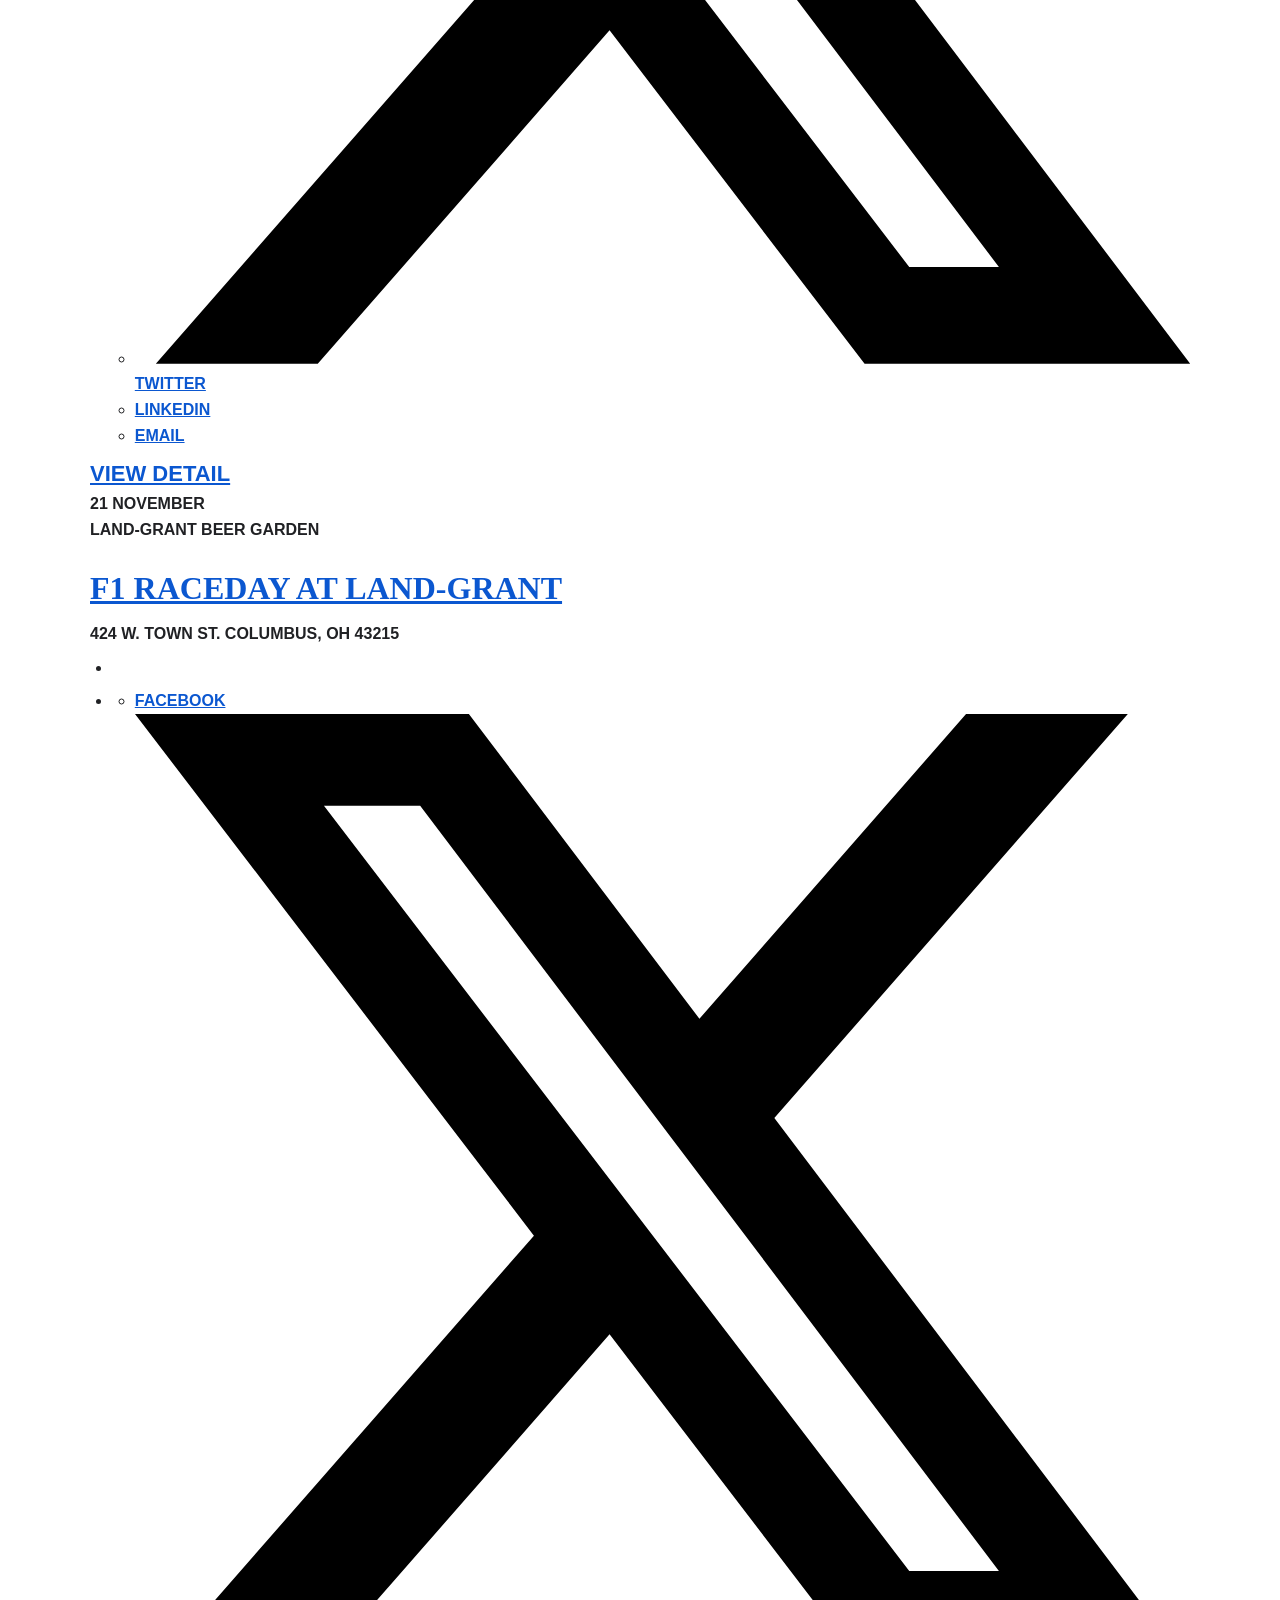
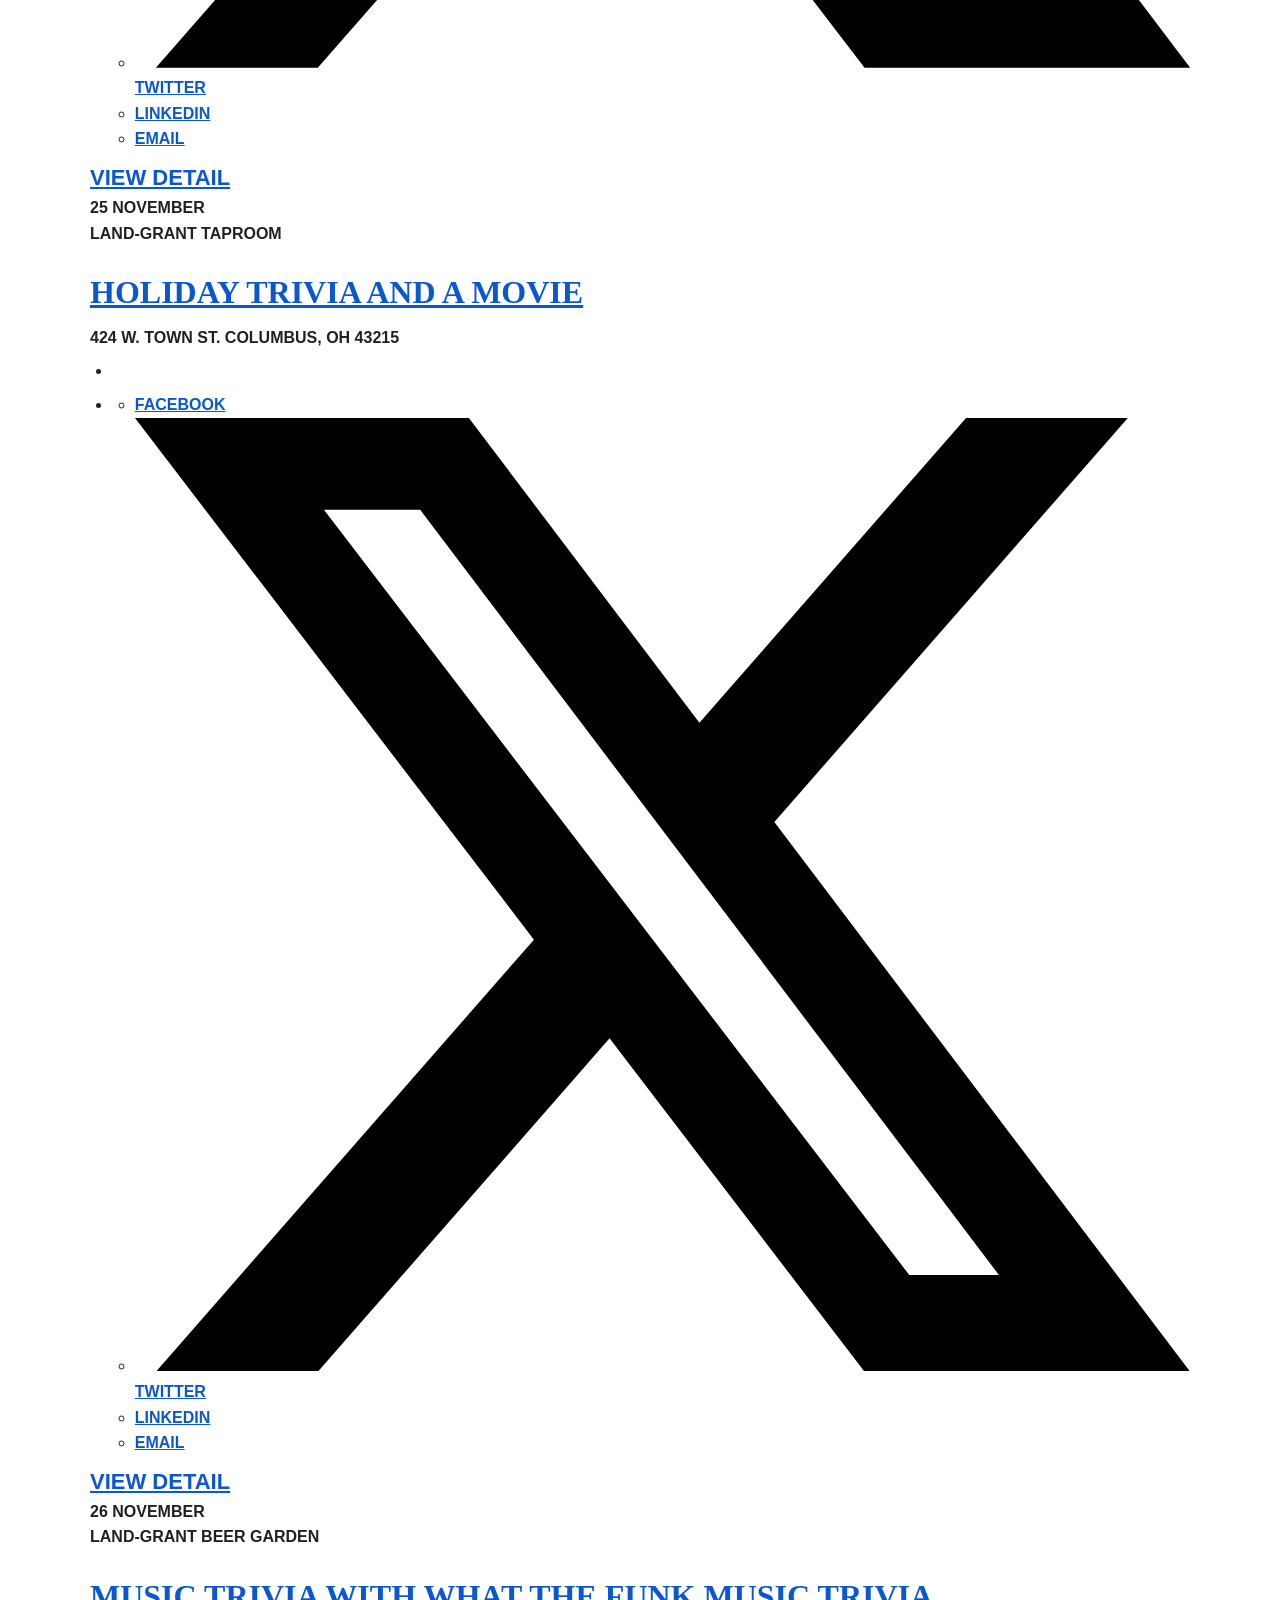
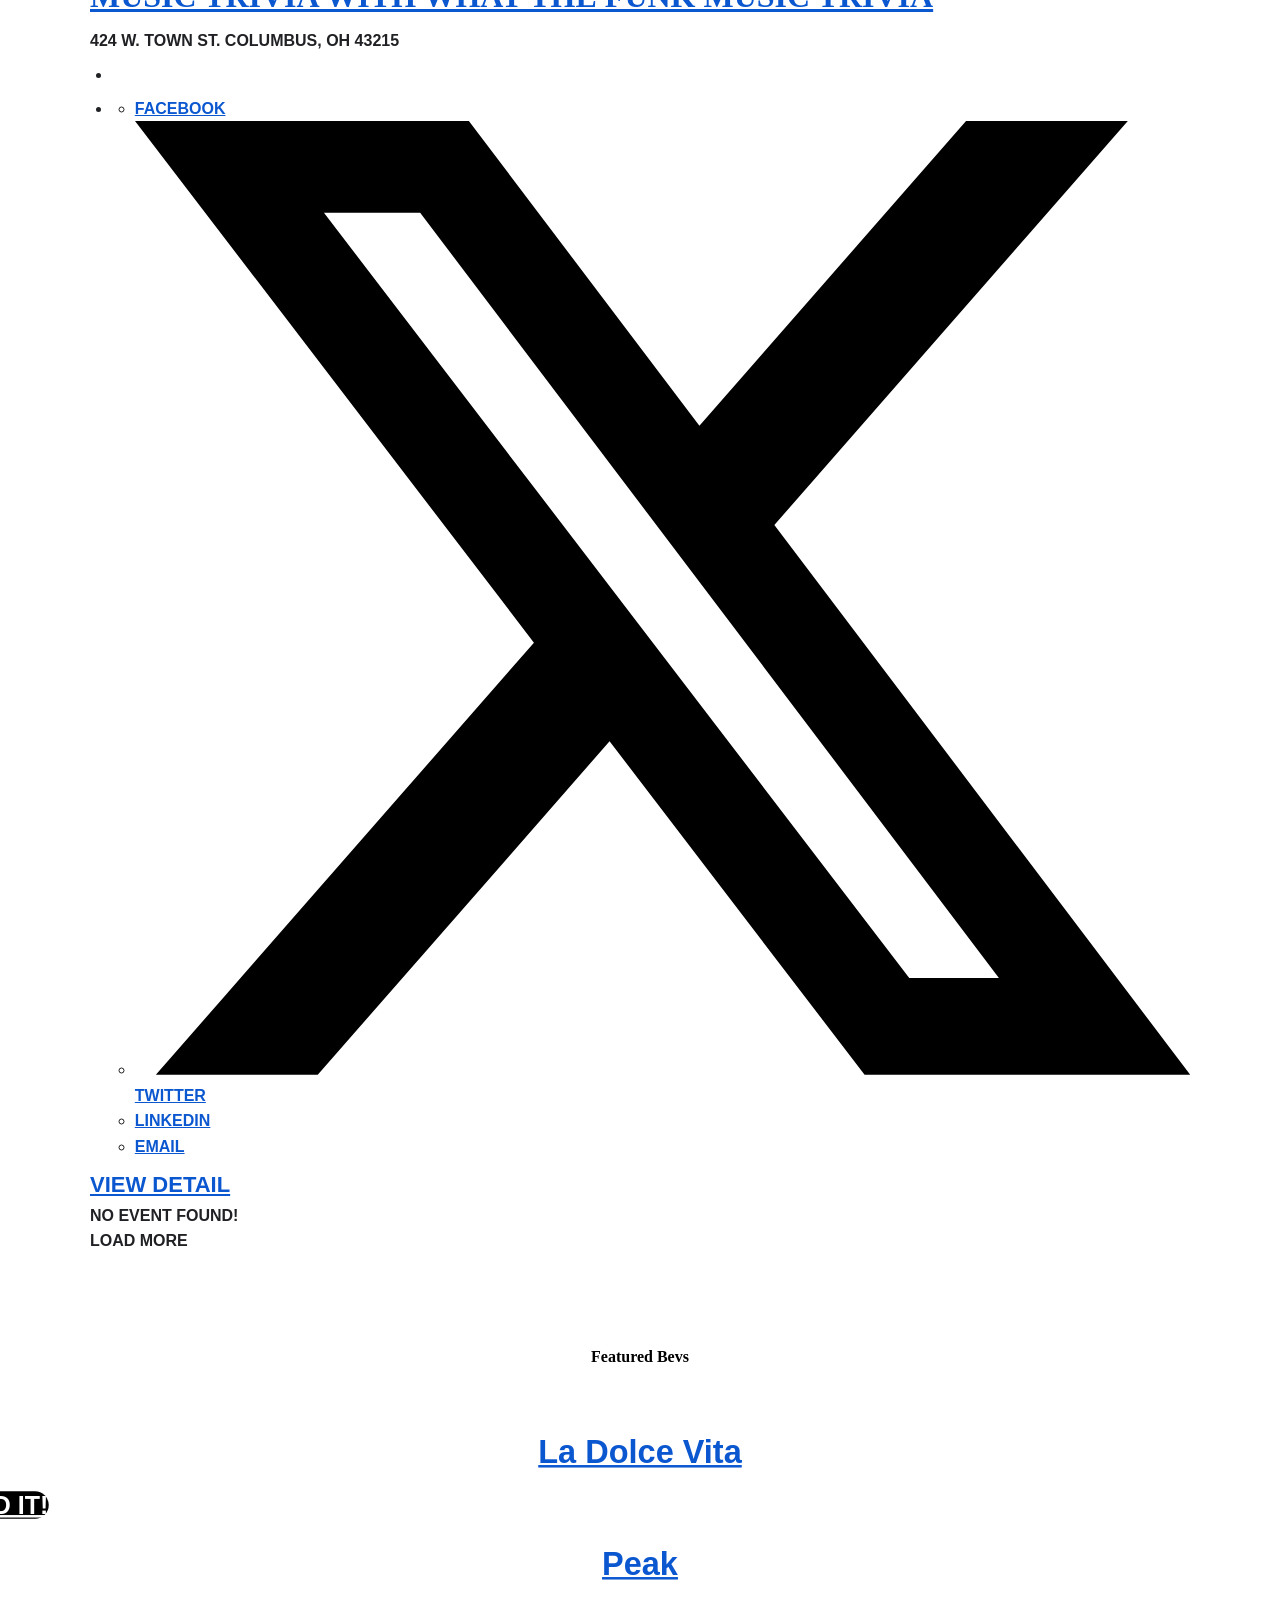
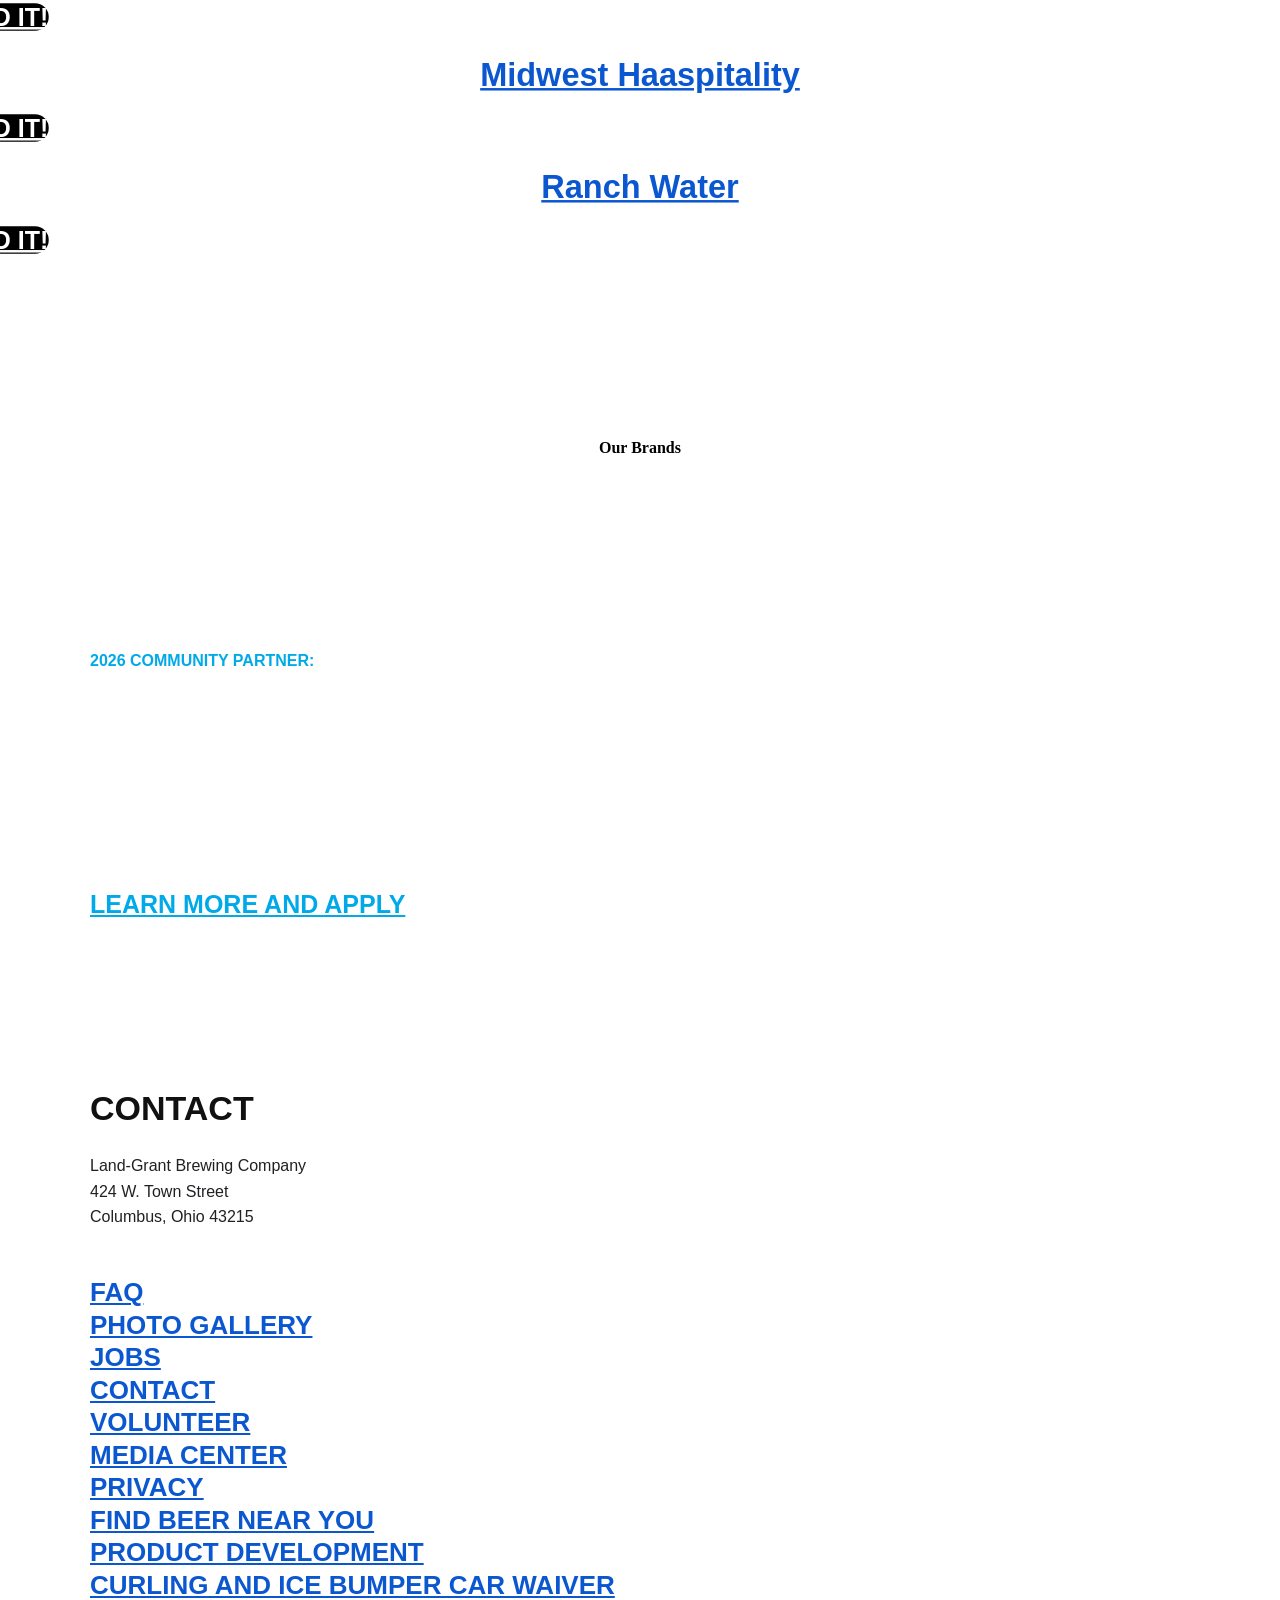
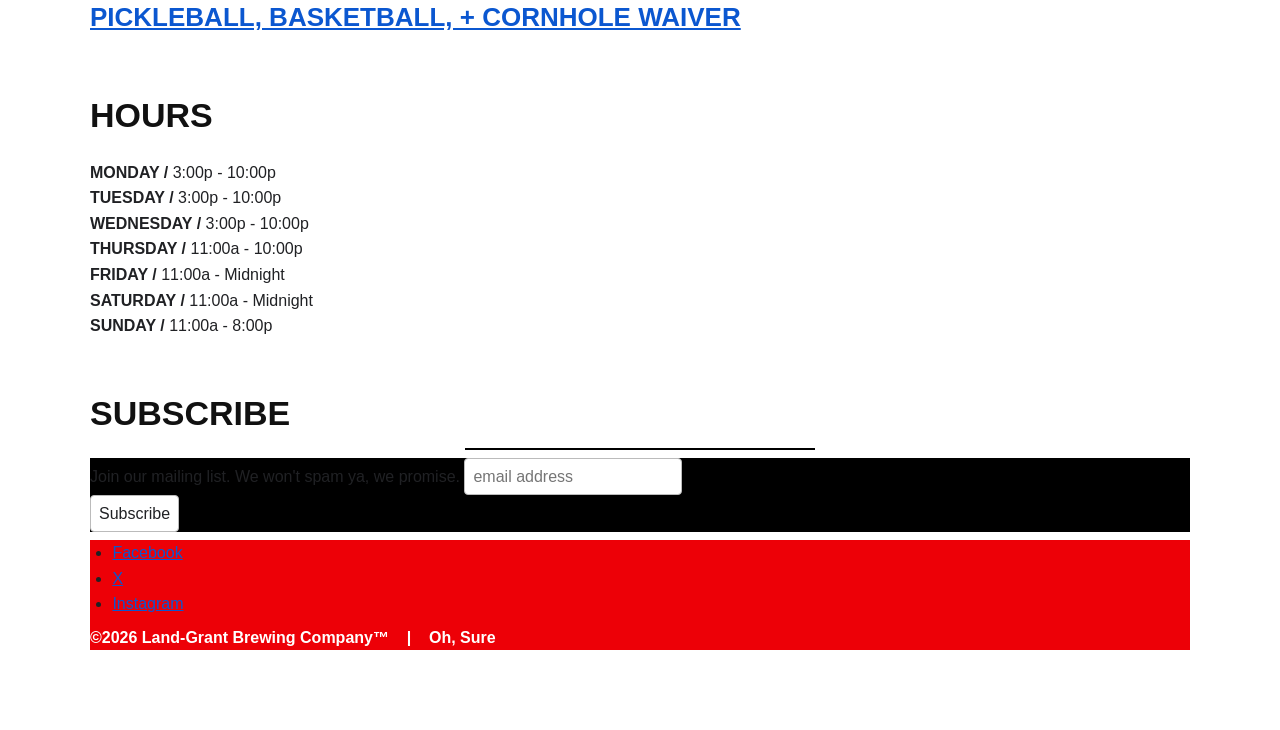
<file: reference_html/landgrantbrewing.html>
﻿<!DOCTYPE html>
<html lang="en-US">
<head>
<meta http-equiv="Content-Security-Policy" content="default-src 'none'; style-src 'unsafe-inline'; img-src data:; font-src data:; media-src data:">
	<meta charset="UTF-8" />
<meta http-equiv="X-UA-Compatible" content="IE=edge">
	<link rel="pingback" href="https://landgrantbrewing.com/xmlrpc.php" />

	<script type="text/javascript">
		document.documentElement.className = 'js';
	</script>

	<style id="et-divi-userfonts">@font-face { font-family: "United Semi Condensed Bold"; font-display: swap;  src: url("https://landgrantbrewing.com/wp-content/uploads/et-fonts/UnitedSansSmCdBd-2.ttf") format("truetype"), url("https://landgrantbrewing.com/wp-content/uploads/et-fonts/UnitedSansSemiCond-Bold-1.otf") format("opentype"); }</style><meta name='robots' content='index, follow, max-image-preview:large, max-snippet:-1, max-video-preview:-1' />
<script type="application/ld+json">
{
    "@context": "https://schema.org",
    "@type": "Organization",
    "@id": "https://www.landgrantbrewing.com/#organization",
    "name": "Land-Grant Brewing Company",
    "url": "https://www.landgrantbrewing.com",
    "logo": {
        "@type": "ImageObject",
        "url": "https://www.landgrantbrewing.com/wp-content/uploads/land-grant-logo.png"
    },
    "description": "Land-Grant Brewing Company is a craft brewery and taproom in Columbus, Ohio, offering handcrafted beers, a full food menu, private event rentals, and a vibrant community gathering space in the Franklinton neighborhood.",
    "telephone": "+16146127066",
    "email": "info@landgrantbrewing.com",
    "address": {
        "@type": "PostalAddress",
        "streetAddress": "424 W Town St",
        "addressLocality": "Columbus",
        "addressRegion": "OH",
        "postalCode": "43215",
        "addressCountry": "US"
    },
    "geo": {
        "@type": "GeoCoordinates",
        "latitude": "39.9567",
        "longitude": "-83.0132"
    },
    "sameAs": [
        "https://www.facebook.com/landgrantbrewing",
        "https://www.instagram.com/landgrantbrewing",
        "https://twitter.com/landgrantbrewer",
        "https://untappd.com/LandGrantBrewing"
    ],
    "areaServed": {
        "@type": "City",
        "name": "Columbus, Ohio"
    }
}
</script>
<script type="application/ld+json">
{
    "@context": "https://schema.org",
    "@type": "Brewery",
    "@id": "https://www.landgrantbrewing.com/#brewery",
    "name": "Land-Grant Brewing Company",
    "url": "https://www.landgrantbrewing.com",
    "telephone": "+16146127066",
    "email": "info@landgrantbrewing.com",
    "description": "Land-Grant Brewing Company is a craft brewery and taproom in Columbus, Ohio, offering handcrafted beers, a full food menu, private event rentals, and a vibrant community gathering space in the Franklinton neighborhood.",
    "image": "https://www.landgrantbrewing.com/wp-content/uploads/land-grant-brewery.jpg",
    "priceRange": "$$",
    "servesCuisine": [
        "American",
        "Bar Food",
        "Craft Beer"
    ],
    "address": {
        "@type": "PostalAddress",
        "streetAddress": "424 W Town St",
        "addressLocality": "Columbus",
        "addressRegion": "OH",
        "postalCode": "43215",
        "addressCountry": "US"
    },
    "geo": {
        "@type": "GeoCoordinates",
        "latitude": "39.9567",
        "longitude": "-83.0132"
    },
    "hasMap": "https://www.google.com/maps/place/Land-Grant+Brewing+Company/@39.9567,-83.0132",
    "sameAs": [
        "https://www.facebook.com/landgrantbrewing",
        "https://www.instagram.com/landgrantbrewing",
        "https://twitter.com/landgrantbrewer",
        "https://untappd.com/LandGrantBrewing"
    ],
    "openingHoursSpecification": [
        {
            "@type": "OpeningHoursSpecification",
            "dayOfWeek": [
                "Monday",
                "Tuesday",
                "Wednesday",
                "Thursday"
            ],
            "opens": "11:00",
            "closes": "22:00"
        },
        {
            "@type": "OpeningHoursSpecification",
            "dayOfWeek": "Friday",
            "opens": "11:00",
            "closes": "23:00"
        },
        {
            "@type": "OpeningHoursSpecification",
            "dayOfWeek": "Saturday",
            "opens": "11:00",
            "closes": "23:00"
        },
        {
            "@type": "OpeningHoursSpecification",
            "dayOfWeek": "Sunday",
            "opens": "11:00",
            "closes": "21:00"
        }
    ],
    "amenityFeature": [
        {
            "@type": "LocationFeatureSpecification",
            "name": "Outdoor Patio",
            "value": true
        },
        {
            "@type": "LocationFeatureSpecification",
            "name": "Live Music",
            "value": true
        },
        {
            "@type": "LocationFeatureSpecification",
            "name": "Private Event Space",
            "value": true
        },
        {
            "@type": "LocationFeatureSpecification",
            "name": "Food Menu",
            "value": true
        },
        {
            "@type": "LocationFeatureSpecification",
            "name": "Dog Friendly Patio",
            "value": true
        },
        {
            "@type": "LocationFeatureSpecification",
            "name": "Free Parking",
            "value": true
        }
    ],
    "keywords": "Columbus brewery, Columbus craft beer, craft brewery Columbus Ohio, Columbus breweries, best beer Columbus, taproom Columbus OH, brewery with food Columbus, dog friendly brewery Columbus, brewery with patio Columbus"
}
</script>
<script type="application/ld+json">
{
    "@context": "https://schema.org",
    "@type": "WebSite",
    "@id": "https://www.landgrantbrewing.com/#website",
    "name": "Land-Grant Brewing Company",
    "url": "https://www.landgrantbrewing.com",
    "publisher": {
        "@id": "https://www.landgrantbrewing.com/#organization"
    },
    "potentialAction": {
        "@type": "SearchAction",
        "target": {
            "@type": "EntryPoint",
            "urlTemplate": "https://www.landgrantbrewing.com/?s={search_term_string}"
        },
        "query-input": "required name=search_term_string"
    }
}
</script>
<!-- Google tag (gtag.js) consent mode dataLayer added by Site Kit -->
<script id="google_gtagjs-js-consent-mode-data-layer">
window.dataLayer = window.dataLayer || [];function gtag(){dataLayer.push(arguments);}
gtag('consent', 'default', {"ad_personalization":"denied","ad_storage":"denied","ad_user_data":"denied","analytics_storage":"denied","functionality_storage":"denied","security_storage":"denied","personalization_storage":"denied","region":["AT","BE","BG","CH","CY","CZ","DE","DK","EE","ES","FI","FR","GB","GR","HR","HU","IE","IS","IT","LI","LT","LU","LV","MT","NL","NO","PL","PT","RO","SE","SI","SK"],"wait_for_update":500});
window._googlesitekitConsentCategoryMap = {"statistics":["analytics_storage"],"marketing":["ad_storage","ad_user_data","ad_personalization"],"functional":["functionality_storage","security_storage"],"preferences":["personalization_storage"]};
window._googlesitekitConsents = {"ad_personalization":"denied","ad_storage":"denied","ad_user_data":"denied","analytics_storage":"denied","functionality_storage":"denied","security_storage":"denied","personalization_storage":"denied","region":["AT","BE","BG","CH","CY","CZ","DE","DK","EE","ES","FI","FR","GB","GR","HR","HU","IE","IS","IT","LI","LT","LU","LV","MT","NL","NO","PL","PT","RO","SE","SI","SK"],"wait_for_update":500};
</script>
<!-- End Google tag (gtag.js) consent mode dataLayer added by Site Kit -->

	<!-- This site is optimized with the Yoast SEO plugin v26.9 - https://yoast.com/product/yoast-seo-wordpress/ -->
	<title>Land-Grant Brewing Company | Columbus Craft Brewery &amp; Beer Garden</title>
	<meta name="description" content="Visit Land-Grant Brewing Company in Columbus, Ohio. Award-winning craft beer, food trucks, outdoor beer garden, live music, and private event space in Franklinton." />
	<link rel="canonical" href="https://landgrantbrewing.com/" />
	<meta property="og:locale" content="en_US" />
	<meta property="og:type" content="website" />
	<meta property="og:title" content="Land-Grant Brewing Company | Columbus Craft Brewery &amp; Beer Garden" />
	<meta property="og:description" content="Visit Land-Grant Brewing Company in Columbus, Ohio. Award-winning craft beer, food trucks, outdoor beer garden, live music, and private event space in Franklinton." />
	<meta property="og:url" content="https://landgrantbrewing.com/" />
	<meta property="og:site_name" content="Land-Grant Brewing Company" />
	<meta property="article:publisher" content="https://www.facebook.com/landgrantbrewingco" />
	<meta property="article:modified_time" content="2026-11-05T17:01:43+00:00" />
	<meta name="twitter:card" content="summary_large_image" />
	<script type="application/ld+json" class="yoast-schema-graph">{"@context":"https://schema.org","@graph":[{"@type":"WebPage","@id":"https://landgrantbrewing.com/","url":"https://landgrantbrewing.com/","name":"Land-Grant Brewing Company | Columbus Craft Brewery & Beer Garden","isPartOf":{"@id":"https://landgrantbrewing.com/#website"},"about":{"@id":"https://landgrantbrewing.com/#organization"},"datePublished":"2020-08-18T12:54:19+00:00","dateModified":"2026-11-05T17:01:43+00:00","description":"Visit Land-Grant Brewing Company in Columbus, Ohio. Award-winning craft beer, food trucks, outdoor beer garden, live music, and private event space in Franklinton.","breadcrumb":{"@id":"https://landgrantbrewing.com/#breadcrumb"},"inLanguage":"en-US","potentialAction":[{"@type":"ReadAction","target":["https://landgrantbrewing.com/"]}]},{"@type":"BreadcrumbList","@id":"https://landgrantbrewing.com/#breadcrumb","itemListElement":[{"@type":"ListItem","position":1,"name":"Home"}]},{"@type":"WebSite","@id":"https://landgrantbrewing.com/#website","url":"https://landgrantbrewing.com/","name":"Land-Grant Brewing Company","description":"We Make Beer For You.","publisher":{"@id":"https://landgrantbrewing.com/#organization"},"potentialAction":[{"@type":"SearchAction","target":{"@type":"EntryPoint","urlTemplate":"https://landgrantbrewing.com/?s={search_term_string}"},"query-input":{"@type":"PropertyValueSpecification","valueRequired":true,"valueName":"search_term_string"}}],"inLanguage":"en-US"},{"@type":"Organization","@id":"https://landgrantbrewing.com/#organization","name":"Land-Grant Brewing Company","url":"https://landgrantbrewing.com/","logo":{"@type":"ImageObject","inLanguage":"en-US","@id":"https://landgrantbrewing.com/#/schema/logo/image/","url":null,"contentUrl":null,"width":1024,"height":1024,"caption":"Land-Grant Brewing Company"},"image":{"@id":"https://landgrantbrewing.com/#/schema/logo/image/"},"sameAs":["https://www.facebook.com/landgrantbrewingco","https://www.instagram.com/landgrantbrewing/","https://www.tiktok.com/@landgrantbrewing"]}]}</script>
	<!-- / Yoast SEO plugin. -->


<link rel='dns-prefetch' href='//www.googletagmanager.com' />
<link rel='dns-prefetch' href='//use.fontawesome.com' />
<link rel='dns-prefetch' href='//fonts.googleapis.com' />
<link rel="alternate" type="application/rss+xml" title="Land-Grant Brewing Company &raquo; Feed" href="https://landgrantbrewing.com/feed/" />
<link rel="alternate" type="application/rss+xml" title="Land-Grant Brewing Company &raquo; Comments Feed" href="https://landgrantbrewing.com/comments/feed/" />

<!-- Land-Grant Local SEO: Geo Meta Tags -->
<meta name="geo.region" content="US-OH" />
<meta name="geo.placename" content="Columbus, Ohio" />
<meta name="geo.position" content="39.9567;-83.0132" />
<meta name="ICBM" content="39.9567, -83.0132" />
<meta name="city" content="Columbus" />
<meta name="state" content="Ohio" />
<meta name="zipcode" content="43215" />
<link rel="alternate" title="oEmbed (JSON)" type="application/json+oembed" href="https://landgrantbrewing.com/wp-json/oembed/1.0/embed?url=https%3A%2F%2Flandgrantbrewing.com%2F" />
<link rel="alternate" title="oEmbed (XML)" type="text/xml+oembed" href="https://landgrantbrewing.com/wp-json/oembed/1.0/embed?url=https%3A%2F%2Flandgrantbrewing.com%2F&#038;format=xml" />
<meta content="Divi v.4.27.9" name="generator"/><link rel='stylesheet' id='mec-select2-style-css' href='https://landgrantbrewing.com/wp-content/plugins/modern-events-calendar-lite/assets/packages/select2/select2.min.css?ver=7.29.0' media='all' />
<link rel='stylesheet' id='mec-font-icons-css' href='https://landgrantbrewing.com/wp-content/plugins/modern-events-calendar-lite/assets/css/iconfonts.css?ver=7.29.0' media='all' />
<link rel='stylesheet' id='mec-frontend-style-css' href='https://landgrantbrewing.com/wp-content/plugins/modern-events-calendar-lite/assets/css/frontend.min.css?ver=7.29.0' media='all' />
<link rel='stylesheet' id='mec-tooltip-style-css' href='https://landgrantbrewing.com/wp-content/plugins/modern-events-calendar-lite/assets/packages/tooltip/tooltip.css?ver=7.29.0' media='all' />
<link rel='stylesheet' id='mec-tooltip-shadow-style-css' href='https://landgrantbrewing.com/wp-content/plugins/modern-events-calendar-lite/assets/packages/tooltip/tooltipster-sideTip-shadow.min.css?ver=7.29.0' media='all' />
<link rel='stylesheet' id='featherlight-css' href='https://landgrantbrewing.com/wp-content/plugins/modern-events-calendar-lite/assets/packages/featherlight/featherlight.css?ver=7.29.0' media='all' />
<link rel='stylesheet' id='mec-lity-style-css' href='https://landgrantbrewing.com/wp-content/plugins/modern-events-calendar-lite/assets/packages/lity/lity.min.css?ver=7.29.0' media='all' />
<link rel='stylesheet' id='mec-general-calendar-style-css' href='https://landgrantbrewing.com/wp-content/plugins/modern-events-calendar-lite/assets/css/mec-general-calendar.css?ver=7.29.0' media='all' />

<style id="font-awesome-svg-styles-default-inline-css">
.svg-inline--fa {
  display: inline-block;
  height: 1em;
  overflow: visible;
  vertical-align: -.125em;
}
/*# sourceURL=font-awesome-svg-styles-default-inline-css */
</style>
<link rel='stylesheet' id='font-awesome-svg-styles-css' href='https://landgrantbrewing.com/wp-content/uploads/font-awesome/v5.14.0/css/svg-with-js.css' media='all' />
<style id="font-awesome-svg-styles-inline-css">
   .wp-block-font-awesome-icon svg::before,
   .wp-rich-text-font-awesome-icon svg::before {content: unset;}
/*# sourceURL=font-awesome-svg-styles-inline-css */
</style>
<link rel='stylesheet' id='font-awesome-official-css' href='https://use.fontawesome.com/releases/v5.14.0/css/all.css' media='all' integrity="sha384-HzLeBuhoNPvSl5KYnjx0BT+WB0QEEqLprO+NBkkk5gbc67FTaL7XIGa2w1L0Xbgc" crossorigin="anonymous" />
<link rel='stylesheet' id='font-awesome-official-v4shim-css' href='https://use.fontawesome.com/releases/v5.14.0/css/v4-shims.css' media='all' integrity="sha384-9aKO2QU3KETrRCCXFbhLK16iRd15nC+OYEmpVb54jY8/CEXz/GVRsnM73wcbYw+m" crossorigin="anonymous" />
<style id="font-awesome-official-v4shim-inline-css">
@font-face {
font-family: "FontAwesome";
font-display: block;
src: url("https://use.fontawesome.com/releases/v5.14.0/webfonts/fa-brands-400.eot"),
		url("https://use.fontawesome.com/releases/v5.14.0/webfonts/fa-brands-400.eot?#iefix") format("embedded-opentype"),
		url("https://use.fontawesome.com/releases/v5.14.0/webfonts/fa-brands-400.woff2") format("woff2"),
		url("https://use.fontawesome.com/releases/v5.14.0/webfonts/fa-brands-400.woff") format("woff"),
		url("https://use.fontawesome.com/releases/v5.14.0/webfonts/fa-brands-400.ttf") format("truetype"),
		url("https://use.fontawesome.com/releases/v5.14.0/webfonts/fa-brands-400.svg#fontawesome") format("svg");
}

@font-face {
font-family: "FontAwesome";
font-display: block;
src: url("https://use.fontawesome.com/releases/v5.14.0/webfonts/fa-solid-900.eot"),
		url("https://use.fontawesome.com/releases/v5.14.0/webfonts/fa-solid-900.eot?#iefix") format("embedded-opentype"),
		url("https://use.fontawesome.com/releases/v5.14.0/webfonts/fa-solid-900.woff2") format("woff2"),
		url("https://use.fontawesome.com/releases/v5.14.0/webfonts/fa-solid-900.woff") format("woff"),
		url("https://use.fontawesome.com/releases/v5.14.0/webfonts/fa-solid-900.ttf") format("truetype"),
		url("https://use.fontawesome.com/releases/v5.14.0/webfonts/fa-solid-900.svg#fontawesome") format("svg");
}

@font-face {
font-family: "FontAwesome";
font-display: block;
src: url("https://use.fontawesome.com/releases/v5.14.0/webfonts/fa-regular-400.eot"),
		url("https://use.fontawesome.com/releases/v5.14.0/webfonts/fa-regular-400.eot?#iefix") format("embedded-opentype"),
		url("https://use.fontawesome.com/releases/v5.14.0/webfonts/fa-regular-400.woff2") format("woff2"),
		url("https://use.fontawesome.com/releases/v5.14.0/webfonts/fa-regular-400.woff") format("woff"),
		url("https://use.fontawesome.com/releases/v5.14.0/webfonts/fa-regular-400.ttf") format("truetype"),
		url("https://use.fontawesome.com/releases/v5.14.0/webfonts/fa-regular-400.svg#fontawesome") format("svg");
unicode-range: U+F004-F005,U+F007,U+F017,U+F022,U+F024,U+F02E,U+F03E,U+F044,U+F057-F059,U+F06E,U+F070,U+F075,U+F07B-F07C,U+F080,U+F086,U+F089,U+F094,U+F09D,U+F0A0,U+F0A4-F0A7,U+F0C5,U+F0C7-F0C8,U+F0E0,U+F0EB,U+F0F3,U+F0F8,U+F0FE,U+F111,U+F118-F11A,U+F11C,U+F133,U+F144,U+F146,U+F14A,U+F14D-F14E,U+F150-F152,U+F15B-F15C,U+F164-F165,U+F185-F186,U+F191-F192,U+F1AD,U+F1C1-F1C9,U+F1CD,U+F1D8,U+F1E3,U+F1EA,U+F1F6,U+F1F9,U+F20A,U+F247-F249,U+F24D,U+F254-F25B,U+F25D,U+F267,U+F271-F274,U+F279,U+F28B,U+F28D,U+F2B5-F2B6,U+F2B9,U+F2BB,U+F2BD,U+F2C1-F2C2,U+F2D0,U+F2D2,U+F2DC,U+F2ED,U+F328,U+F358-F35B,U+F3A5,U+F3D1,U+F410,U+F4AD;
}
@font-face {
font-family: "FontAwesome";
font-display: block;
src: url("https://use.fontawesome.com/releases/v5.14.0/webfonts/fa-brands-400.eot"),
		url("https://use.fontawesome.com/releases/v5.14.0/webfonts/fa-brands-400.eot?#iefix") format("embedded-opentype"),
		url("https://use.fontawesome.com/releases/v5.14.0/webfonts/fa-brands-400.woff2") format("woff2"),
		url("https://use.fontawesome.com/releases/v5.14.0/webfonts/fa-brands-400.woff") format("woff"),
		url("https://use.fontawesome.com/releases/v5.14.0/webfonts/fa-brands-400.ttf") format("truetype"),
		url("https://use.fontawesome.com/releases/v5.14.0/webfonts/fa-brands-400.svg#fontawesome") format("svg");
}

@font-face {
font-family: "FontAwesome";
font-display: block;
src: url("https://use.fontawesome.com/releases/v5.14.0/webfonts/fa-solid-900.eot"),
		url("https://use.fontawesome.com/releases/v5.14.0/webfonts/fa-solid-900.eot?#iefix") format("embedded-opentype"),
		url("https://use.fontawesome.com/releases/v5.14.0/webfonts/fa-solid-900.woff2") format("woff2"),
		url("https://use.fontawesome.com/releases/v5.14.0/webfonts/fa-solid-900.woff") format("woff"),
		url("https://use.fontawesome.com/releases/v5.14.0/webfonts/fa-solid-900.ttf") format("truetype"),
		url("https://use.fontawesome.com/releases/v5.14.0/webfonts/fa-solid-900.svg#fontawesome") format("svg");
}

@font-face {
font-family: "FontAwesome";
font-display: block;
src: url("https://use.fontawesome.com/releases/v5.14.0/webfonts/fa-regular-400.eot"),
		url("https://use.fontawesome.com/releases/v5.14.0/webfonts/fa-regular-400.eot?#iefix") format("embedded-opentype"),
		url("https://use.fontawesome.com/releases/v5.14.0/webfonts/fa-regular-400.woff2") format("woff2"),
		url("https://use.fontawesome.com/releases/v5.14.0/webfonts/fa-regular-400.woff") format("woff"),
		url("https://use.fontawesome.com/releases/v5.14.0/webfonts/fa-regular-400.ttf") format("truetype"),
		url("https://use.fontawesome.com/releases/v5.14.0/webfonts/fa-regular-400.svg#fontawesome") format("svg");
unicode-range: U+F004-F005,U+F007,U+F017,U+F022,U+F024,U+F02E,U+F03E,U+F044,U+F057-F059,U+F06E,U+F070,U+F075,U+F07B-F07C,U+F080,U+F086,U+F089,U+F094,U+F09D,U+F0A0,U+F0A4-F0A7,U+F0C5,U+F0C7-F0C8,U+F0E0,U+F0EB,U+F0F3,U+F0F8,U+F0FE,U+F111,U+F118-F11A,U+F11C,U+F133,U+F144,U+F146,U+F14A,U+F14D-F14E,U+F150-F152,U+F15B-F15C,U+F164-F165,U+F185-F186,U+F191-F192,U+F1AD,U+F1C1-F1C9,U+F1CD,U+F1D8,U+F1E3,U+F1EA,U+F1F6,U+F1F9,U+F20A,U+F247-F249,U+F24D,U+F254-F25B,U+F25D,U+F267,U+F271-F274,U+F279,U+F28B,U+F28D,U+F2B5-F2B6,U+F2B9,U+F2BB,U+F2BD,U+F2C1-F2C2,U+F2D0,U+F2D2,U+F2DC,U+F2ED,U+F328,U+F358-F35B,U+F3A5,U+F3D1,U+F410,U+F4AD;
}
/*# sourceURL=font-awesome-official-v4shim-inline-css */
</style>
<style id="global-styles-inline-css">
:root{--wp--preset--aspect-ratio--square: 1;--wp--preset--aspect-ratio--4-3: 4/3;--wp--preset--aspect-ratio--3-4: 3/4;--wp--preset--aspect-ratio--3-2: 3/2;--wp--preset--aspect-ratio--2-3: 2/3;--wp--preset--aspect-ratio--16-9: 16/9;--wp--preset--aspect-ratio--9-16: 9/16;--wp--preset--color--black: #000000;--wp--preset--color--cyan-bluish-gray: #abb8c3;--wp--preset--color--white: #ffffff;--wp--preset--color--pale-pink: #f78da7;--wp--preset--color--vivid-red: #cf2e2e;--wp--preset--color--luminous-vivid-orange: #ff6900;--wp--preset--color--luminous-vivid-amber: #fcb900;--wp--preset--color--light-green-cyan: #7bdcb5;--wp--preset--color--vivid-green-cyan: #00d084;--wp--preset--color--pale-cyan-blue: #8ed1fc;--wp--preset--color--vivid-cyan-blue: #0693e3;--wp--preset--color--vivid-purple: #9b51e0;--wp--preset--gradient--vivid-cyan-blue-to-vivid-purple: linear-gradient(135deg,rgb(6,147,227) 0%,rgb(155,81,224) 100%);--wp--preset--gradient--light-green-cyan-to-vivid-green-cyan: linear-gradient(135deg,rgb(122,220,180) 0%,rgb(0,208,130) 100%);--wp--preset--gradient--luminous-vivid-amber-to-luminous-vivid-orange: linear-gradient(135deg,rgb(252,185,0) 0%,rgb(255,105,0) 100%);--wp--preset--gradient--luminous-vivid-orange-to-vivid-red: linear-gradient(135deg,rgb(255,105,0) 0%,rgb(207,46,46) 100%);--wp--preset--gradient--very-light-gray-to-cyan-bluish-gray: linear-gradient(135deg,rgb(238,238,238) 0%,rgb(169,184,195) 100%);--wp--preset--gradient--cool-to-warm-spectrum: linear-gradient(135deg,rgb(74,234,220) 0%,rgb(151,120,209) 20%,rgb(207,42,186) 40%,rgb(238,44,130) 60%,rgb(251,105,98) 80%,rgb(254,248,76) 100%);--wp--preset--gradient--blush-light-purple: linear-gradient(135deg,rgb(255,206,236) 0%,rgb(152,150,240) 100%);--wp--preset--gradient--blush-bordeaux: linear-gradient(135deg,rgb(254,205,165) 0%,rgb(254,45,45) 50%,rgb(107,0,62) 100%);--wp--preset--gradient--luminous-dusk: linear-gradient(135deg,rgb(255,203,112) 0%,rgb(199,81,192) 50%,rgb(65,88,208) 100%);--wp--preset--gradient--pale-ocean: linear-gradient(135deg,rgb(255,245,203) 0%,rgb(182,227,212) 50%,rgb(51,167,181) 100%);--wp--preset--gradient--electric-grass: linear-gradient(135deg,rgb(202,248,128) 0%,rgb(113,206,126) 100%);--wp--preset--gradient--midnight: linear-gradient(135deg,rgb(2,3,129) 0%,rgb(40,116,252) 100%);--wp--preset--font-size--small: 13px;--wp--preset--font-size--medium: 20px;--wp--preset--font-size--large: 36px;--wp--preset--font-size--x-large: 42px;--wp--preset--spacing--20: 0.44rem;--wp--preset--spacing--30: 0.67rem;--wp--preset--spacing--40: 1rem;--wp--preset--spacing--50: 1.5rem;--wp--preset--spacing--60: 2.25rem;--wp--preset--spacing--70: 3.38rem;--wp--preset--spacing--80: 5.06rem;--wp--preset--shadow--natural: 6px 6px 9px rgba(0, 0, 0, 0.2);--wp--preset--shadow--deep: 12px 12px 50px rgba(0, 0, 0, 0.4);--wp--preset--shadow--sharp: 6px 6px 0px rgba(0, 0, 0, 0.2);--wp--preset--shadow--outlined: 6px 6px 0px -3px rgb(255, 255, 255), 6px 6px rgb(0, 0, 0);--wp--preset--shadow--crisp: 6px 6px 0px rgb(0, 0, 0);}.wp-block-button{--wp--preset--dimension--25: 25%;--wp--preset--dimension--50: 50%;--wp--preset--dimension--75: 75%;--wp--preset--dimension--100: 100%;}:root { --wp--style--global--content-size: 823px;--wp--style--global--wide-size: 1080px; }:where(body) { margin: 0; }.wp-site-blocks > .alignleft { float: left; margin-right: 2em; }.wp-site-blocks > .alignright { float: right; margin-left: 2em; }.wp-site-blocks > .aligncenter { justify-content: center; margin-left: auto; margin-right: auto; }:where(.is-layout-flex){gap: 0.5em;}:where(.is-layout-grid){gap: 0.5em;}.is-layout-flow > .alignleft{float: left;margin-inline-start: 0;margin-inline-end: 2em;}.is-layout-flow > .alignright{float: right;margin-inline-start: 2em;margin-inline-end: 0;}.is-layout-flow > .aligncenter{margin-left: auto !important;margin-right: auto !important;}.is-layout-constrained > .alignleft{float: left;margin-inline-start: 0;margin-inline-end: 2em;}.is-layout-constrained > .alignright{float: right;margin-inline-start: 2em;margin-inline-end: 0;}.is-layout-constrained > .aligncenter{margin-left: auto !important;margin-right: auto !important;}.is-layout-constrained > :where(:not(.alignleft):not(.alignright):not(.alignfull)){max-width: var(--wp--style--global--content-size);margin-left: auto !important;margin-right: auto !important;}.is-layout-constrained > .alignwide{max-width: var(--wp--style--global--wide-size);}body .is-layout-flex{display: flex;}.is-layout-flex{flex-wrap: wrap;align-items: center;}.is-layout-flex > :is(*, div){margin: 0;}body .is-layout-grid{display: grid;}.is-layout-grid > :is(*, div){margin: 0;}body{padding-top: 0px;padding-right: 0px;padding-bottom: 0px;padding-left: 0px;}:root :where(.wp-element-button, .wp-block-button__link){background-color: #32373c;border-width: 0;color: #fff;font-family: inherit;font-size: inherit;font-style: inherit;font-weight: inherit;letter-spacing: inherit;line-height: inherit;padding-top: calc(0.667em + 2px);padding-right: calc(1.333em + 2px);padding-bottom: calc(0.667em + 2px);padding-left: calc(1.333em + 2px);text-decoration: none;text-transform: inherit;}.has-black-color{color: var(--wp--preset--color--black) !important;}.has-cyan-bluish-gray-color{color: var(--wp--preset--color--cyan-bluish-gray) !important;}.has-white-color{color: var(--wp--preset--color--white) !important;}.has-pale-pink-color{color: var(--wp--preset--color--pale-pink) !important;}.has-vivid-red-color{color: var(--wp--preset--color--vivid-red) !important;}.has-luminous-vivid-orange-color{color: var(--wp--preset--color--luminous-vivid-orange) !important;}.has-luminous-vivid-amber-color{color: var(--wp--preset--color--luminous-vivid-amber) !important;}.has-light-green-cyan-color{color: var(--wp--preset--color--light-green-cyan) !important;}.has-vivid-green-cyan-color{color: var(--wp--preset--color--vivid-green-cyan) !important;}.has-pale-cyan-blue-color{color: var(--wp--preset--color--pale-cyan-blue) !important;}.has-vivid-cyan-blue-color{color: var(--wp--preset--color--vivid-cyan-blue) !important;}.has-vivid-purple-color{color: var(--wp--preset--color--vivid-purple) !important;}.has-black-background-color{background-color: var(--wp--preset--color--black) !important;}.has-cyan-bluish-gray-background-color{background-color: var(--wp--preset--color--cyan-bluish-gray) !important;}.has-white-background-color{background-color: var(--wp--preset--color--white) !important;}.has-pale-pink-background-color{background-color: var(--wp--preset--color--pale-pink) !important;}.has-vivid-red-background-color{background-color: var(--wp--preset--color--vivid-red) !important;}.has-luminous-vivid-orange-background-color{background-color: var(--wp--preset--color--luminous-vivid-orange) !important;}.has-luminous-vivid-amber-background-color{background-color: var(--wp--preset--color--luminous-vivid-amber) !important;}.has-light-green-cyan-background-color{background-color: var(--wp--preset--color--light-green-cyan) !important;}.has-vivid-green-cyan-background-color{background-color: var(--wp--preset--color--vivid-green-cyan) !important;}.has-pale-cyan-blue-background-color{background-color: var(--wp--preset--color--pale-cyan-blue) !important;}.has-vivid-cyan-blue-background-color{background-color: var(--wp--preset--color--vivid-cyan-blue) !important;}.has-vivid-purple-background-color{background-color: var(--wp--preset--color--vivid-purple) !important;}.has-black-border-color{border-color: var(--wp--preset--color--black) !important;}.has-cyan-bluish-gray-border-color{border-color: var(--wp--preset--color--cyan-bluish-gray) !important;}.has-white-border-color{border-color: var(--wp--preset--color--white) !important;}.has-pale-pink-border-color{border-color: var(--wp--preset--color--pale-pink) !important;}.has-vivid-red-border-color{border-color: var(--wp--preset--color--vivid-red) !important;}.has-luminous-vivid-orange-border-color{border-color: var(--wp--preset--color--luminous-vivid-orange) !important;}.has-luminous-vivid-amber-border-color{border-color: var(--wp--preset--color--luminous-vivid-amber) !important;}.has-light-green-cyan-border-color{border-color: var(--wp--preset--color--light-green-cyan) !important;}.has-vivid-green-cyan-border-color{border-color: var(--wp--preset--color--vivid-green-cyan) !important;}.has-pale-cyan-blue-border-color{border-color: var(--wp--preset--color--pale-cyan-blue) !important;}.has-vivid-cyan-blue-border-color{border-color: var(--wp--preset--color--vivid-cyan-blue) !important;}.has-vivid-purple-border-color{border-color: var(--wp--preset--color--vivid-purple) !important;}.has-vivid-cyan-blue-to-vivid-purple-gradient-background{background: var(--wp--preset--gradient--vivid-cyan-blue-to-vivid-purple) !important;}.has-light-green-cyan-to-vivid-green-cyan-gradient-background{background: var(--wp--preset--gradient--light-green-cyan-to-vivid-green-cyan) !important;}.has-luminous-vivid-amber-to-luminous-vivid-orange-gradient-background{background: var(--wp--preset--gradient--luminous-vivid-amber-to-luminous-vivid-orange) !important;}.has-luminous-vivid-orange-to-vivid-red-gradient-background{background: var(--wp--preset--gradient--luminous-vivid-orange-to-vivid-red) !important;}.has-very-light-gray-to-cyan-bluish-gray-gradient-background{background: var(--wp--preset--gradient--very-light-gray-to-cyan-bluish-gray) !important;}.has-cool-to-warm-spectrum-gradient-background{background: var(--wp--preset--gradient--cool-to-warm-spectrum) !important;}.has-blush-light-purple-gradient-background{background: var(--wp--preset--gradient--blush-light-purple) !important;}.has-blush-bordeaux-gradient-background{background: var(--wp--preset--gradient--blush-bordeaux) !important;}.has-luminous-dusk-gradient-background{background: var(--wp--preset--gradient--luminous-dusk) !important;}.has-pale-ocean-gradient-background{background: var(--wp--preset--gradient--pale-ocean) !important;}.has-electric-grass-gradient-background{background: var(--wp--preset--gradient--electric-grass) !important;}.has-midnight-gradient-background{background: var(--wp--preset--gradient--midnight) !important;}.has-small-font-size{font-size: var(--wp--preset--font-size--small) !important;}.has-medium-font-size{font-size: var(--wp--preset--font-size--medium) !important;}.has-large-font-size{font-size: var(--wp--preset--font-size--large) !important;}.has-x-large-font-size{font-size: var(--wp--preset--font-size--x-large) !important;}
/*# sourceURL=global-styles-inline-css */
</style>

<link rel='stylesheet' id='dvmd-tm-public-module-style-css' href='https://landgrantbrewing.com/wp-content/plugins/divi-modules-table-maker/extensions/styles/public-module-style.css?ver=3.1.2' media='all' />
<link rel='stylesheet' id='dipi-popup-maker-popup-effect-css' href='https://landgrantbrewing.com/wp-content/plugins/divi-pixel/dist/public/css/popup_effect.min.css?ver=1.0.0' media='all' />
<link rel='stylesheet' id='dipi_font-css' href='https://landgrantbrewing.com/wp-content/plugins/divi-pixel/dist/admin/css/dipi-font.min.css?ver=1.0.0' media='all' />
<link rel='stylesheet' id='dipi_general-css' href='https://landgrantbrewing.com/wp-content/plugins/divi-pixel/dist/public/css/general.min.css?ver=2.44.0' media='all' />
<link rel='stylesheet' id='twenty20-css' href='https://landgrantbrewing.com/wp-content/plugins/twenty20/assets/css/twenty20.css?ver=2.1.0' media='all' />
<link rel='stylesheet' id='divi-modules-table-maker-styles-css' href='https://landgrantbrewing.com/wp-content/plugins/divi-modules-table-maker/extensions/divi-4/styles/style.min.css?ver=3.1.2' media='all' />
<link rel='stylesheet' id='divi-pixel-styles-css' href='https://landgrantbrewing.com/wp-content/plugins/divi-pixel/styles/style.min.css?ver=1.0.0' media='all' />
<link rel='stylesheet' id='divi-styles-css' href='https://landgrantbrewing.com/wp-content/plugins/modern-events-calendar-lite/app/addons/divi/styles/style.min.css?ver=1.0.0' media='all' />
<link rel='stylesheet' id='et-builder-googlefonts-cached-css' href='https://fonts.googleapis.com/css?family=Open+Sans:300,regular,500,600,700,800,300italic,italic,500italic,600italic,700italic,800italic&#038;subset=latin,latin-ext&#038;display=swap' media='all' />
<link rel='stylesheet' id='divi-style-css' href='https://landgrantbrewing.com/wp-content/themes/Divi/style-static.min.css?ver=4.27.9' media='all' />
<link rel='stylesheet' id='gforms_reset_css-css' href='https://landgrantbrewing.com/wp-content/plugins/gravityforms/legacy/css/formreset.min.css?ver=3.2.2' media='all' />
<link rel='stylesheet' id='gforms_formsmain_css-css' href='https://landgrantbrewing.com/wp-content/plugins/gravityforms/legacy/css/formsmain.min.css?ver=3.2.2' media='all' />
<link rel='stylesheet' id='gforms_ready_class_css-css' href='https://landgrantbrewing.com/wp-content/plugins/gravityforms/legacy/css/readyclass.min.css?ver=3.2.2' media='all' />
<link rel='stylesheet' id='gforms_browsers_css-css' href='https://landgrantbrewing.com/wp-content/plugins/gravityforms/legacy/css/browsers.min.css?ver=3.2.2' media='all' />
<script id="jquery-core-js" src="https://landgrantbrewing.com/wp-includes/js/jquery/jquery.min.js?ver=3.7.1"></script>
<script id="jquery-migrate-js" src="https://landgrantbrewing.com/wp-includes/js/jquery/jquery-migrate.min.js?ver=3.4.1"></script>
<script id="dipi_public_js-js" src="https://landgrantbrewing.com/wp-content/plugins/divi-pixel/dist/public/js/public.min.js?ver=2.44.0"></script>
<script id="wpgmza_data-js-extra">
var wpgmza_google_api_status = {"message":"Engine is not google-maps","code":"ENGINE_NOT_GOOGLE_MAPS"};
//# sourceURL=wpgmza_data-js-extra
</script>
<script id="wpgmza_data-js" src="https://landgrantbrewing.com/wp-content/plugins/wp-google-maps/wpgmza_data.js?ver=7.1.4"></script>

<!-- Google tag (gtag.js) snippet added by Site Kit -->
<!-- Google Ads snippet added by Site Kit -->
<script id="google_gtagjs-js" src="https://www.googletagmanager.com/gtag/js?id=AW-11562074241" async></script>
<script id="google_gtagjs-js-after">
window.dataLayer = window.dataLayer || [];function gtag(){dataLayer.push(arguments);}
gtag("js", new Date());
gtag("set", "developer_id.dZTNiMT", true);
gtag("config", "AW-11562074241");
 window._googlesitekit = window._googlesitekit || {}; window._googlesitekit.throttledEvents = []; window._googlesitekit.gtagEvent = (name, data) => { var key = JSON.stringify( { name, data } ); if ( !! window._googlesitekit.throttledEvents[ key ] ) { return; } window._googlesitekit.throttledEvents[ key ] = true; setTimeout( () => { delete window._googlesitekit.throttledEvents[ key ]; }, 5 ); gtag( "event", name, { ...data, event_source: "site-kit", ...( data && data.user_data ? {"developer_id.dZjRkOT":true} : {} ) } ); }; 
//# sourceURL=google_gtagjs-js-after
</script>
<link rel="https://api.w.org/" href="https://landgrantbrewing.com/wp-json/" /><link rel="alternate" title="JSON" type="application/json" href="https://landgrantbrewing.com/wp-json/wp/v2/pages/16" /><link rel="EditURI" type="application/rsd+xml" title="RSD" href="https://landgrantbrewing.com/xmlrpc.php?rsd" />
<meta name="generator" content="WordPress 7.1.4" />
<link rel='shortlink' href='https://landgrantbrewing.com/' />
<style>
/*#main-header .logo_container img,
header.et-l--header .et_pb_menu__logo > img {
    display: none;
}*/
</style>
<script type="text/javascript" id="dipi-logo-js">
jQuery(document).ready(function($) {

    var currentLogoMode = '';


    let $mainHeader = $('header#main-header');
    let $tbHeader = $('header.et-l--header');
        function dipi_update_logo($logo, $is_tb_logo) {
        // Clone $logo so we can replace it rather than just change src attr (because this causes a bug in Safari browser) 
        let $mainLogo = $logo.clone();
        let $tbLogoContainer = $logo.closest(".et_pb_menu__logo")
        let $tbLogoContainer_a = $logo.closest(".et_pb_menu__logo a")
        let $tbLogoWrapper = $tbLogoContainer_a.length ? $tbLogoContainer_a : $tbLogoContainer
        if($mainLogo.length) {
            $mainLogo.attr("data-logo-type", "main");
            $mainLogo.attr("data-actual-width", $mainLogo[0].naturalWidth);
            $mainLogo.attr("data-actual-height", $mainLogo[0].naturalHeight);
        }
        // Clone $logo to use in fixed header. If fixed header logo is not enabled, we simple use the original logo
                    let $fixedLogo = $logo.clone();
                if($fixedLogo.length) {
            $fixedLogo.attr("data-actual-width", $fixedLogo[0].naturalWidth);
            $fixedLogo.attr("data-actual-height", $fixedLogo[0].naturalHeight);
        }
        
        // Clone $logo to use in mobile. If mobile logo is not enabled, we simple use the original logo
        let $use_mobile_logo = false;
                let $mobileLogo = $logo.clone();
                
        if($use_mobile_logo && ($(window).width() <= 980)){
            setTimeout( function(){
                $mobileLogo.show();
            }, 500)
        } else {
            setTimeout( function(){
                $fixedLogo.show();
                $mainLogo.show();
            }, 500)
        }

        $fixedLogo.removeAttr("srcset")
        $mobileLogo.removeAttr("srcset")
        function callback(mutationList, observer) {
            mutationList.forEach(function(mutation){
                if('attributes' != mutation.type || 'class' !== mutation.attributeName){
                    return;
                }
                if($is_tb_logo) {
                    dipi_tb_header_change();
                } else {
                    dipi_default_logo_change();
                }
            });
        }

        var targetNode = document.querySelector("#main-header,header.et-l--header > .et_builder_inner_content");
        var observerOptions = {
            childList: false,
            attributes: true,
            subtree: false
        }

        if(targetNode){
            var observer = new MutationObserver(callback);
            observer.observe(targetNode, observerOptions);
        }

        
        if($is_tb_logo) {
            // Observe resize events to switch between mobile/fixed logos
            $(window).resize(dipi_tb_header_change);
            // finally call the callback manually once to get started
            dipi_tb_header_change(true);
        } else {
            // Observe resize events to switch between mobile/fixed logos
            $(window).resize(dipi_default_logo_change);
            // finally call the callback manually once to get started
            dipi_default_logo_change(true);
        }

        
        function dipi_tb_header_change(first_loading = false) {
            if($mainLogo.length)
                $mainLogo.attr("data-actual-width", $mainLogo[0].naturalWidth);
            
            
            if($use_mobile_logo && $(window).width() <= 980 && currentLogoMode != 'mobile'){
                currentLogoMode = 'mobile';
                $tbLogoWrapper.find("img").remove();
                $tbLogoWrapper.append($mobileLogo);
            } else if ($(window).width() > 980) {
                if ($tbHeader.find('.has_et_pb_sticky').length !== 0  && currentLogoMode != 'desktop-fixed'){
                    currentLogoMode = 'desktop-fixed';
                    $tbLogoWrapper.find("img").remove();
                    $tbLogoWrapper.append($fixedLogo);
                                    } else if($tbHeader.find('.has_et_pb_sticky').length == 0 && currentLogoMode != 'desktop-normal' ){
                    currentLogoMode = 'desktop-normal';
                    $tbLogoWrapper.find("img").remove();
                    $tbLogoWrapper.append($mainLogo);
                                    }
            }
        }

        // Callback to fire when window is resized or scrolled
        function dipi_default_logo_change(first_loading = false) {
            if($mainLogo.length){
                $mainLogo.attr("data-actual-width", $mainLogo[0].naturalWidth);
            }

            if($use_mobile_logo && $(window).width() <= 980 && currentLogoMode != 'mobile'){
                currentLogoMode = 'mobile';
                let $a = $(".logo_container a");
                $a.find("#logo").remove();    
                $a.append($mobileLogo);
            } else if($(window).width() > 980) {                
                if ($mainHeader.hasClass('et-fixed-header') && currentLogoMode != 'desktop-fixed'){
                    currentLogoMode = 'desktop-fixed';
                    let $a = $(".logo_container a");
                    $a.find("#logo").remove();    
                    $a.append($fixedLogo);
                                    } else if(!$mainHeader.hasClass('et-fixed-header') && currentLogoMode != 'desktop-normal') {
                    currentLogoMode = 'desktop-normal';
                    let $a = $(".logo_container a");
                    $a.find("#logo").remove(); 
                    $a.append($mainLogo);
                                    }
            }
        }
    }

});
</script><style type="text/css" id="primary-menu-position">

@media screen and (min-width: 981px) {
    body.dipi-cta-button #et_top_search{
        margin: 15px 0 0 22px;
    }
    
    .et_header_style_split div#et-top-navigation,
    .et_header_style_left div#et-top-navigation{
        align-items: flex-start !important;
    }

    .et_header_style_left #et-top-navigation nav > ul > li > a,
    .et_header_style_split #et-top-navigation nav > ul > li > a {
        padding-bottom: 45px !important;
    }

            /* .et_header_style_left #et-top-navigation nav > ul > li > a,
        .et_header_style_split #et-top-navigation nav > ul > li > a,
        .et_header_style_centered #et-top-navigation nav > ul > li > a {
            line-height: 2.5em;
        } */
    
    .et_header_style_left div#et-top-navigation {
        display: flex;
        align-items: center;
        
        /* With social icons enabled, we remove the bottom padding below the li elements so we need to add it to the container */
        padding-top: 45px;
        padding-bottom: 0px;
    }
    
    .et_header_style_split div#et-top-navigation {
        align-items: center;

        /* With social icons enabled, we remove the bottom padding below the li elements so we need to add it to the container */
        padding-top: 45px !important;
        padding-bottom: 0px !important;
    }
    
    .et_header_style_fullscreen #et-top-navigation {  
        padding-bottom: 0px !important;   
    }

    /* Vertical Navigation Styles */
    .et_vertical_nav #main-header #top-menu>li>a {
        padding-bottom: 19px !important;
        line-height: inherit;
    }
    .et_vertical_nav #main-header #et-top-navigation {
        display: block;
    }
    .et_vertical_nav #top-header {
        position: initial;
    }
    .et_vertical_fixed.admin-bar #page-container #main-header {
        top:32px !important;
    }
    .et_vertical_nav.et_vertical_fixed.et_header_style_left #et-top-navigation {
        padding-top:33px !important;
    }
    .et_vertical_fixed.admin-bar #page-container #main-header {
        transform: translateY(0) !important;
    }
    .et_vertical_nav #page-container #main-header {
        top: 0 !important;
    }

    /* With do-not-shrink functionality enabeld, we also must apply padding to fixed menu */
            .et_header_style_left .et-fixed-header #et-top-navigation,
        .et_header_style_split .et-fixed-header #et-top-navigation {
            padding-top: 37.5px !important;
            padding-bottom: 0px !important;
        }

        .et_header_style_centered .et-fixed-header #et-top-navigation {
            padding-top: 37.5px;
            padding-bottom: 0px !important; 
        }

        .et_header_style_left .et-fixed-header #et-top-navigation nav > ul > li > a,
        .et_header_style_split .et-fixed-header #et-top-navigation nav > ul > li > a{
            padding-bottom: 37.5px !important;
        }
    
    .et-menu li:not(.mega-menu) ul,
    #top-menu li:not(.mega-menu) ul{width: 240px !important;}
    .et-menu li li a,
    #top-menu li li a{width:100% !important;}
    #top-menu li li,
    .et-menu li li{width: 100%;}
}
</style><meta name="generator" content="Site Kit by Google 1.192.0" />        <script>var AJAXURL = 'https://landgrantbrewing.com/wp-admin/admin-ajax.php';</script>
        <meta name="viewport" content="width=device-width, initial-scale=1.0, maximum-scale=1.0, user-scalable=0" /><noscript><style>.lazyload[data-src]{display:none !important;}</style></noscript><style>.lazyload{background-image:none !important;}.lazyload:before{background-image:none !important;}</style><link rel="stylesheet" href="https://use.typekit.net/tym5pvv.css">
<script type="text/javascript"> (function() { var co=document.createElement("script");
     co.type="text/javascript"; co.async=true; co.src="https://xola.com/checkout.js";
     var s=document.getElementsByTagName("script")[0]; s.parentNode.insertBefore(co, s); })(); </script>

<link rel="stylesheet" href="https://use.typekit.net/kch2fhx.css">
<link rel="stylesheet" href="https://use.typekit.net/kfw1izg.css">
<link rel="stylesheet" href="https://use.typekit.net/ewk3ztx.css">
<link rel="stylesheet" href="https://use.typekit.net/nmt5udj.css">


<link rel="icon" href="https://landgrantbrewing.com/wp-content/uploads/2021/11/cropped-red-01-32x32.png" sizes="32x32" />
<link rel="icon" href="https://landgrantbrewing.com/wp-content/uploads/2021/11/cropped-red-01-192x192.png" sizes="192x192" />
<link rel="apple-touch-icon" href="https://landgrantbrewing.com/wp-content/uploads/2021/11/cropped-red-01-180x180.png" />
<meta name="msapplication-TileImage" content="https://landgrantbrewing.com/wp-content/uploads/2021/11/cropped-red-01-270x270.png" />
<style id="lg-mobile-menu-css">
@media all and (max-width: 980px) {

    /* Make header container full-width on mobile so menu spans screen */
    #main-header .container.et_menu_container {
        width: 100% !important;
        max-width: 100% !important;
        padding-left: 15px !important;
        padding-right: 15px !important;
    }

    /* Remove Divi's default 5% padding, kill border gap */
    #mobile_menu.et_mobile_menu {
        padding: 0 !important;
    }

    /* Override Divi's "always show sub-menus" rule */
    #mobile_menu.et_mobile_menu li ul.sub-menu,
    #mobile_menu.et_mobile_menu li ul {
        display: none !important;
        visibility: visible !important;
        opacity: 1 !important;
        padding-left: 0 !important;
        position: static !important;
    }

    /* When toggled open */
    #mobile_menu.et_mobile_menu li ul.lgbm-open {
        display: block !important;
    }

    /* Remove default Divi sub-item left padding */
    #mobile_menu.et_mobile_menu li li {
        padding-left: 0 !important;
    }

    /* Top-level links: big, tappable */
    #mobile_menu.et_mobile_menu > li > a {
        font-size: 18px !important;
        padding: 14px 20px !important;
        font-weight: 600 !important;
    }

    /* Sub-menu links: indented */
    #mobile_menu.et_mobile_menu li ul > li > a {
        font-size: 16px !important;
        padding: 12px 20px 12px 36px !important;
        font-weight: 400 !important;
    }

    /* Deeper nesting */
    #mobile_menu.et_mobile_menu li ul li ul > li > a {
        padding-left: 52px !important;
        font-size: 15px !important;
    }

    /* Parent items: flex layout so link + chevron sit side by side */
    #mobile_menu.et_mobile_menu li.menu-item-has-children {
        display: flex !important;
        flex-wrap: wrap !important;
        align-items: stretch !important;
    }

    #mobile_menu.et_mobile_menu li.menu-item-has-children > a {
        flex: 1 1 0% !important;
        min-width: 0 !important;
    }

    /* Chevron toggle button */
    #mobile_menu.et_mobile_menu .lgbm-toggle {
        display: flex !important;
        align-items: center !important;
        justify-content: center !important;
        width: 54px !important;
        background: transparent !important;
        border: none !important;
        border-left: 1px solid rgba(0,0,0,0.06) !important;
        cursor: pointer !important;
        padding: 0 !important;
        margin: 0 !important;
        -webkit-tap-highlight-color: transparent !important;
        flex-shrink: 0 !important;
        outline: none !important;
    }

    #mobile_menu.et_mobile_menu .lgbm-toggle:active {
        background: rgba(0,0,0,0.04) !important;
    }

    #mobile_menu.et_mobile_menu .lgbm-toggle .lgbm-icon {
        display: block !important;
        width: 22px !important;
        height: 22px !important;
        transition: transform 0.25s ease !important;
        color: rgba(0,0,0,0.4) !important;
    }

    #mobile_menu.et_mobile_menu .lgbm-toggle.lgbm-expanded .lgbm-icon {
        transform: rotate(180deg) !important;
        color: #ed1c24 !important;
    }

    /* Sub-menu container: full width within flex parent */
    #mobile_menu.et_mobile_menu li.menu-item-has-children > ul {
        width: 100% !important;
        flex-basis: 100% !important;
        background: rgba(0,0,0,0.02) !important;
    }

    /* Nested parent items also get flex */
    #mobile_menu.et_mobile_menu li ul li.menu-item-has-children {
        display: flex !important;
        flex-wrap: wrap !important;
        align-items: stretch !important;
    }

    #mobile_menu.et_mobile_menu li ul li.menu-item-has-children > a {
        flex: 1 1 0% !important;
        min-width: 0 !important;
    }
}
</style>
<style id="et-divi-customizer-global-cached-inline-styles">body,.et_pb_column_1_2 .et_quote_content blockquote cite,.et_pb_column_1_2 .et_link_content a.et_link_main_url,.et_pb_column_1_3 .et_quote_content blockquote cite,.et_pb_column_3_8 .et_quote_content blockquote cite,.et_pb_column_1_4 .et_quote_content blockquote cite,.et_pb_blog_grid .et_quote_content blockquote cite,.et_pb_column_1_3 .et_link_content a.et_link_main_url,.et_pb_column_3_8 .et_link_content a.et_link_main_url,.et_pb_column_1_4 .et_link_content a.et_link_main_url,.et_pb_blog_grid .et_link_content a.et_link_main_url,body .et_pb_bg_layout_light .et_pb_post p,body .et_pb_bg_layout_dark .et_pb_post p{font-size:14px}.et_pb_slide_content,.et_pb_best_value{font-size:15px}body{color:#000000}body{line-height:1.6em}#et_search_icon:hover,.mobile_menu_bar:before,.mobile_menu_bar:after,.et_toggle_slide_menu:after,.et-social-icon a:hover,.et_pb_sum,.et_pb_pricing li a,.et_pb_pricing_table_button,.et_overlay:before,.entry-summary p.price ins,.et_pb_member_social_links a:hover,.et_pb_widget li a:hover,.et_pb_filterable_portfolio .et_pb_portfolio_filters li a.active,.et_pb_filterable_portfolio .et_pb_portofolio_pagination ul li a.active,.et_pb_gallery .et_pb_gallery_pagination ul li a.active,.wp-pagenavi span.current,.wp-pagenavi a:hover,.nav-single a,.tagged_as a,.posted_in a{color:#ed1c24}.et_pb_contact_submit,.et_password_protected_form .et_submit_button,.et_pb_bg_layout_light .et_pb_newsletter_button,.comment-reply-link,.form-submit .et_pb_button,.et_pb_bg_layout_light .et_pb_promo_button,.et_pb_bg_layout_light .et_pb_more_button,.et_pb_contact p input[type="checkbox"]:checked+label i:before,.et_pb_bg_layout_light.et_pb_module.et_pb_button{color:#ed1c24}.footer-widget h4{color:#ed1c24}.et-search-form,.nav li ul,.et_mobile_menu,.footer-widget li:before,.et_pb_pricing li:before,blockquote{border-color:#ed1c24}.et_pb_counter_amount,.et_pb_featured_table .et_pb_pricing_heading,.et_quote_content,.et_link_content,.et_audio_content,.et_pb_post_slider.et_pb_bg_layout_dark,.et_slide_in_menu_container,.et_pb_contact p input[type="radio"]:checked+label i:before{background-color:#ed1c24}a{color:#e02b20}.nav li ul{border-color:#e02b20}#page-container #top-header{background-color:#ed1c24!important}#et-secondary-nav li ul{background-color:#ed1c24}.et_header_style_centered .mobile_nav .select_page,.et_header_style_split .mobile_nav .select_page,.et_nav_text_color_light #top-menu>li>a,.et_nav_text_color_dark #top-menu>li>a,#top-menu a,.et_mobile_menu li a,.et_nav_text_color_light .et_mobile_menu li a,.et_nav_text_color_dark .et_mobile_menu li a,#et_search_icon:before,.et_search_form_container input,span.et_close_search_field:after,#et-top-navigation .et-cart-info{color:#000000}.et_search_form_container input::-moz-placeholder{color:#000000}.et_search_form_container input::-webkit-input-placeholder{color:#000000}.et_search_form_container input:-ms-input-placeholder{color:#000000}#main-header .nav li ul a{color:rgba(0,0,0,0.7)}#top-menu li a{font-size:16px}body.et_vertical_nav .container.et_search_form_container .et-search-form input{font-size:16px!important}#top-menu li a,.et_search_form_container input{font-weight:bold;font-style:normal;text-transform:uppercase;text-decoration:none}.et_search_form_container input::-moz-placeholder{font-weight:bold;font-style:normal;text-transform:uppercase;text-decoration:none}.et_search_form_container input::-webkit-input-placeholder{font-weight:bold;font-style:normal;text-transform:uppercase;text-decoration:none}.et_search_form_container input:-ms-input-placeholder{font-weight:bold;font-style:normal;text-transform:uppercase;text-decoration:none}#top-menu li.current-menu-ancestor>a,#top-menu li.current-menu-item>a,#top-menu li.current_page_item>a{color:#e02b20}#main-footer{background-color:#0a0a0a}.footer-widget .et_pb_widget div,.footer-widget .et_pb_widget ul,.footer-widget .et_pb_widget ol,.footer-widget .et_pb_widget label{line-height:1.7em}#et-footer-nav .bottom-nav li.current-menu-item a{color:#e02b20}.bottom-nav a{font-weight:bold;font-style:normal;text-transform:none;text-decoration:none}#footer-bottom{background-color:#ed0007}#footer-info,#footer-info a{color:#ffffff}#footer-info,#footer-info a{font-weight:bold;font-style:normal;text-transform:none;text-decoration:none}#footer-bottom .et-social-icon a{color:#ffffff}body .et_pb_bg_layout_light.et_pb_button:hover,body .et_pb_bg_layout_light .et_pb_button:hover,body .et_pb_button:hover{border-radius:0px}h1,h2,h3,h4,h5,h6,.et_quote_content blockquote p,.et_pb_slide_description .et_pb_slide_title{font-weight:bold;font-style:normal;text-transform:none;text-decoration:none}@media only screen and (min-width:981px){#main-footer .footer-widget h4,#main-footer .widget_block h1,#main-footer .widget_block h2,#main-footer .widget_block h3,#main-footer .widget_block h4,#main-footer .widget_block h5,#main-footer .widget_block h6{font-size:18px}.et_header_style_left #et-top-navigation,.et_header_style_split #et-top-navigation{padding:45px 0 0 0}.et_header_style_left #et-top-navigation nav>ul>li>a,.et_header_style_split #et-top-navigation nav>ul>li>a{padding-bottom:45px}.et_header_style_split .centered-inline-logo-wrap{width:90px;margin:-90px 0}.et_header_style_split .centered-inline-logo-wrap #logo{max-height:90px}.et_pb_svg_logo.et_header_style_split .centered-inline-logo-wrap #logo{height:90px}.et_header_style_centered #top-menu>li>a{padding-bottom:16px}.et_header_style_slide #et-top-navigation,.et_header_style_fullscreen #et-top-navigation{padding:36px 0 36px 0!important}.et_header_style_centered #main-header .logo_container{height:90px}#logo{max-height:75%}.et_pb_svg_logo #logo{height:75%}.et_header_style_centered.et_hide_primary_logo #main-header:not(.et-fixed-header) .logo_container,.et_header_style_centered.et_hide_fixed_logo #main-header.et-fixed-header .logo_container{height:16.2px}.et_header_style_left .et-fixed-header #et-top-navigation,.et_header_style_split .et-fixed-header #et-top-navigation{padding:38px 0 0 0}.et_header_style_left .et-fixed-header #et-top-navigation nav>ul>li>a,.et_header_style_split .et-fixed-header #et-top-navigation nav>ul>li>a{padding-bottom:38px}.et_header_style_centered header#main-header.et-fixed-header .logo_container{height:75px}.et_header_style_split #main-header.et-fixed-header .centered-inline-logo-wrap{width:75px;margin:-75px 0}.et_header_style_split .et-fixed-header .centered-inline-logo-wrap #logo{max-height:75px}.et_pb_svg_logo.et_header_style_split .et-fixed-header .centered-inline-logo-wrap #logo{height:75px}.et_header_style_slide .et-fixed-header #et-top-navigation,.et_header_style_fullscreen .et-fixed-header #et-top-navigation{padding:29px 0 29px 0!important}.et_fixed_nav #page-container .et-fixed-header#top-header{background-color:#e02b20!important}.et_fixed_nav #page-container .et-fixed-header#top-header #et-secondary-nav li ul{background-color:#e02b20}.et-fixed-header #top-menu li.current-menu-ancestor>a,.et-fixed-header #top-menu li.current-menu-item>a,.et-fixed-header #top-menu li.current_page_item>a{color:#e02b20!important}}@media only screen and (min-width:1350px){.et_pb_row{padding:27px 0}.et_pb_section{padding:54px 0}.single.et_pb_pagebuilder_layout.et_full_width_page .et_post_meta_wrapper{padding-top:81px}.et_pb_fullwidth_section{padding:0}}h1,h1.et_pb_contact_main_title,.et_pb_title_container h1{font-size:34px}h2,.product .related h2,.et_pb_column_1_2 .et_quote_content blockquote p{font-size:29px}h3{font-size:24px}h4,.et_pb_circle_counter h3,.et_pb_number_counter h3,.et_pb_column_1_3 .et_pb_post h2,.et_pb_column_1_4 .et_pb_post h2,.et_pb_blog_grid h2,.et_pb_column_1_3 .et_quote_content blockquote p,.et_pb_column_3_8 .et_quote_content blockquote p,.et_pb_column_1_4 .et_quote_content blockquote p,.et_pb_blog_grid .et_quote_content blockquote p,.et_pb_column_1_3 .et_link_content h2,.et_pb_column_3_8 .et_link_content h2,.et_pb_column_1_4 .et_link_content h2,.et_pb_blog_grid .et_link_content h2,.et_pb_column_1_3 .et_audio_content h2,.et_pb_column_3_8 .et_audio_content h2,.et_pb_column_1_4 .et_audio_content h2,.et_pb_blog_grid .et_audio_content h2,.et_pb_column_3_8 .et_pb_audio_module_content h2,.et_pb_column_1_3 .et_pb_audio_module_content h2,.et_pb_gallery_grid .et_pb_gallery_item h3,.et_pb_portfolio_grid .et_pb_portfolio_item h2,.et_pb_filterable_portfolio_grid .et_pb_portfolio_item h2{font-size:20px}h5{font-size:18px}h6{font-size:15px}.et_pb_slide_description .et_pb_slide_title{font-size:52px}.et_pb_gallery_grid .et_pb_gallery_item h3,.et_pb_portfolio_grid .et_pb_portfolio_item h2,.et_pb_filterable_portfolio_grid .et_pb_portfolio_item h2,.et_pb_column_1_4 .et_pb_audio_module_content h2{font-size:18px}@media only screen and (max-width:980px){.et_header_style_centered .mobile_nav .select_page,.et_header_style_split .mobile_nav .select_page,.et_mobile_menu li a,.mobile_menu_bar:before,.et_nav_text_color_light #top-menu>li>a,.et_nav_text_color_dark #top-menu>li>a,#top-menu a,.et_mobile_menu li a,#et_search_icon:before,#et_top_search .et-search-form input,.et_search_form_container input,#et-top-navigation .et-cart-info{color:rgba(0,0,0,0.6)}.et_close_search_field:after{color:rgba(0,0,0,0.6)!important}.et_search_form_container input::-moz-placeholder{color:rgba(0,0,0,0.6)}.et_search_form_container input::-webkit-input-placeholder{color:rgba(0,0,0,0.6)}.et_search_form_container input:-ms-input-placeholder{color:rgba(0,0,0,0.6)}}	h1,h2,h3,h4,h5,h6{font-family:'United Semi Condensed Bold',Helvetica,Arial,Lucida,sans-serif}body,input,textarea,select{font-family:'Forma',sans-serif}#main-header,#et-top-navigation{font-family:'United Semi Condensed Bold',Helvetica,Arial,Lucida,sans-serif}.et_slide_in_menu_container,.et_slide_in_menu_container .et-search-field{font-family:'United Condensed',sans-serif}#main-header{border-bottom:5px solid #000}.blocklinks a{background:#000;color:white;padding:14px 25px;margin:10px;font-size:1.2em;line-height:3.0em}.blocklinks a:hover{background:#e02b20}.woocommerce-store-notice,p.demo_store{background-color:#e02b20}#menu-item-91639 a{color:#0078ff}.sec-bg .et_pb_section_video_bg .mejs-video{bottom:0px}.custom-portfolio-grid-year-round .et_pb_filterable_portfolio_item-year-round{width:33.333%!important;margin-right:2%!important;clear:none!important}</style>		<script type="text/javascript">
			var DGEObj = {"ajaxUrl":"https:\/\/landgrantbrewing.com\/wp-admin\/admin-ajax.php","restURL":"https:\/\/landgrantbrewing.com\/wp-json\/elicus\/v1\/dge-modules\/","restNonce":"0523c05bc8"}		</script>
		<style>:root,::before,::after{--mec-color-skin: #eb2127;--mec-color-skin-rgba-1: rgba(235,33,39,.25);--mec-color-skin-rgba-2: rgba(235,33,39,.5);--mec-color-skin-rgba-3: rgba(235,33,39,.75);--mec-color-skin-rgba-4: rgba(235,33,39,.11);--mec-primary-border-radius: ;--mec-secondary-border-radius: ;--mec-container-normal-width: 1196px;--mec-container-large-width: 1690px;--mec-fes-main-color: #40d9f1;--mec-fes-main-color-rgba-1: rgba(64, 217, 241, 0.12);--mec-fes-main-color-rgba-2: rgba(64, 217, 241, 0.23);--mec-fes-main-color-rgba-3: rgba(64, 217, 241, 0.03);--mec-fes-main-color-rgba-4: rgba(64, 217, 241, 0.3);--mec-fes-main-color-rgba-5: rgb(64 217 241 / 7%);--mec-fes-main-color-rgba-6: rgba(64, 217, 241, 0.2);</style><style>.single-mec-events .mec-single-event-description.mec-events-content p {

    font-size: 18px;
 color: #000000;

}

.single-mec-events .mec-container {
    padding-top: 100px;
}

@media(max-width: 480px) {
    .single-mec-events .mec-container {
        padding-top: 20px;
    }
}

.mec-container {
    padding-top: 100px;
}

.mec-booking-button {
    font-weight: bold;
    font-size: 22px !important;
}

.mec-event-title {
    font-weight: bold;
    text-transform: uppercase !important;
    font-family: 'United Semi Condensed Bold' !important;
    font-size: 32px !important;
}</style><style id="wp-block-paragraph-inline-css">
.is-small-text{font-size:.875em}.is-regular-text{font-size:1em}.is-large-text{font-size:2.25em}.is-larger-text{font-size:3em}.has-drop-cap:not(:focus):first-letter{float:left;font-size:8.4em;font-style:normal;font-weight:100;line-height:.68;margin:.05em .1em 0 0;text-transform:uppercase}body.rtl .has-drop-cap:not(:focus):first-letter{float:none;margin-left:.1em}p.has-drop-cap.has-background{overflow:hidden}:root :where(p.has-background){padding:1.25em 2.375em}:where(p.has-text-color:not(.has-link-color)) a{color:inherit}p.has-text-align-left[style*="writing-mode:vertical-lr"],p.has-text-align-right[style*="writing-mode:vertical-rl"]{rotate:180deg}
/*# sourceURL=https://landgrantbrewing.com/wp-includes/blocks/paragraph/style.min.css */
</style>
<style id="wp-block-library-inline-css">
:root{--wp-block-synced-color:#7a00df;--wp-block-synced-color--rgb:122,0,223;--wp-bound-block-color:var(--wp-block-synced-color);--wp-editor-canvas-background:#ddd;--wp-admin-theme-color:#007cba;--wp-admin-theme-color--rgb:0,124,186;--wp-admin-theme-color-darker-10:#006ba1;--wp-admin-theme-color-darker-10--rgb:0,107,160.5;--wp-admin-theme-color-darker-20:#005a87;--wp-admin-theme-color-darker-20--rgb:0,90,135;--wp-admin-border-width-focus:2px}@media (min-resolution:192dpi){:root{--wp-admin-border-width-focus:1.5px}}.wp-element-button{cursor:pointer}:root .has-very-light-gray-background-color{background-color:#eee}:root .has-very-dark-gray-background-color{background-color:#313131}:root .has-very-light-gray-color{color:#eee}:root .has-very-dark-gray-color{color:#313131}:root .has-vivid-green-cyan-to-vivid-cyan-blue-gradient-background{background:linear-gradient(135deg,#00d084,#0693e3)}:root .has-purple-crush-gradient-background{background:linear-gradient(135deg,#34e2e4,#4721fb 50%,#ab1dfe)}:root .has-hazy-dawn-gradient-background{background:linear-gradient(135deg,#faaca8,#dad0ec)}:root .has-subdued-olive-gradient-background{background:linear-gradient(135deg,#fafae1,#67a671)}:root .has-atomic-cream-gradient-background{background:linear-gradient(135deg,#fdd79a,#004a59)}:root .has-nightshade-gradient-background{background:linear-gradient(135deg,#330968,#31cdcf)}:root .has-midnight-gradient-background{background:linear-gradient(135deg,#020381,#2874fc)}:root{--wp--preset--font-size--normal:16px;--wp--preset--font-size--huge:42px}.has-regular-font-size{font-size:1em}.has-larger-font-size{font-size:2.625em}.has-normal-font-size{font-size:var(--wp--preset--font-size--normal)}.has-huge-font-size{font-size:var(--wp--preset--font-size--huge)}:root .has-text-align-center{text-align:center}:root .has-text-align-left{text-align:left}:root .has-text-align-right{text-align:right}.has-fit-text{white-space:nowrap!important}#end-resizable-editor-section{display:none}.aligncenter{clear:both}.items-justified-left{justify-content:flex-start}.items-justified-center{justify-content:center}.items-justified-right{justify-content:flex-end}.items-justified-space-between{justify-content:space-between}.screen-reader-text{word-wrap:normal!important;border:0;clip-path:inset(50%);height:1px;margin:-1px;overflow:hidden;padding:0;position:absolute;width:1px;word-break:normal!important}.screen-reader-text:focus{background-color:#ddd;clip-path:none;color:#444;display:block;font-size:1em;height:auto;left:5px;line-height:normal;padding:15px 23px 14px;text-decoration:none;top:5px;width:auto;z-index:100000}html :where(.has-border-color){border-style:solid}html :where([style^=border-color],[style*=";border-color"],[style*="; border-color"]){border-style:solid}html :where([style^=border-top-color],[style*=";border-top-color"],[style*="; border-top-color"]){border-top-style:solid}html :where([style^=border-right-color],[style*=";border-right-color"],[style*="; border-right-color"]){border-right-style:solid}html :where([style^=border-bottom-color],[style*=";border-bottom-color"],[style*="; border-bottom-color"]){border-bottom-style:solid}html :where([style^=border-left-color],[style*=";border-left-color"],[style*="; border-left-color"]){border-left-style:solid}html :where([style^=border-width],[style*=";border-width"],[style*="; border-width"]){border-style:solid}html :where([style^=border-top-width],[style*=";border-top-width"],[style*="; border-top-width"]){border-top-style:solid}html :where([style^=border-right-width],[style*=";border-right-width"],[style*="; border-right-width"]){border-right-style:solid}html :where([style^=border-bottom-width],[style*=";border-bottom-width"],[style*="; border-bottom-width"]){border-bottom-style:solid}html :where([style^=border-left-width],[style*=";border-left-width"],[style*="; border-left-width"]){border-left-style:solid}html :where(img[class*=wp-image-]){height:auto;max-width:100%}:where(figure){margin:0 0 1em}html :where(.is-position-sticky){--wp-admin--admin-bar--position-offset:var(--wp-admin--admin-bar--height,0px)}@media screen and (max-width:600px){html :where(.is-position-sticky){--wp-admin--admin-bar--position-offset:0px}}
/*wp_block_styles_on_demand_placeholder:6afd50163611c*/
/*# sourceURL=wp-block-library-inline-css */
</style>

</head>
<body class="home wp-singular page-template-default page page-id-16 wp-theme-Divi dipi-custom-archive-page dipi-archive- dipi-fix-search-icon dipi-anim-preload mec-theme-Divi et_pb_button_helper_class et_fullwidth_nav et_fullwidth_secondary_nav et_fixed_nav et_show_nav et_primary_nav_dropdown_animation_fade et_secondary_nav_dropdown_animation_fade et_header_style_left et_pb_footer_columns3 et_cover_background et_pb_gutter windows et_pb_gutters3 et_pb_pagebuilder_layout et_no_sidebar et_divi_theme et-db">

<div id="local-copy-note" style="max-width:1100px;margin:0 auto 20px;padding:14px 18px;background:#fff4e5;border:1px solid #e0c39a;border-radius:8px;font:15px/1.5 -apple-system,Segoe UI,Roboto,Arial,sans-serif;color:#5a3a17">
  <strong>Локальная копия страницы.</strong> Оригинал: <a href="https://landgrantbrewing.com/" style="color:#8a4b00">https://landgrantbrewing.com/</a>.
  Стили, шрифты и изображения загружаются с внешнего сайта, который недоступен из вашей сети, поэтому здесь показаны только текст и структура.
  HTML-разметка ниже сохранена в исходном виде.
</div>
<script class="divioverlays-globalresponsivevalues">var dov_globalresponsivevalues = { min_width:769, max_width:980, tablet_width:768, phone_width:400 };</script>	<div id="page-container">

	
	
			<header id="main-header" data-height-onload="90">
			<div class="container clearfix et_menu_container">
							<div class="logo_container">
					<span class="logo_helper"></span>
					<a href="https://landgrantbrewing.com/">
						<img src="[data-uri]" width="576" height="392" alt="Land-Grant Brewing Company" id="logo" data-height-percentage="75" data-src="https://landgrantbrewing.com/wp-content/uploads/2021/12/landgrant_badge-01.png" decoding="async" class="lazyload" data-eio-rwidth="576" data-eio-rheight="392" /><noscript><img src="https://landgrantbrewing.com/wp-content/uploads/2021/12/landgrant_badge-01.png" width="576" height="392" alt="Land-Grant Brewing Company" id="logo" data-height-percentage="75" data-eio="l" /></noscript>
					</a>
				</div>
							<div id="et-top-navigation" data-height="90" data-fixed-height="75">
											<nav id="top-menu-nav">
						<ul id="top-menu" class="nav"><li id="menu-item-86390" class="menu-item menu-item-type-post_type menu-item-object-page menu-item-86390"><a href="https://landgrantbrewing.com/beer-finder/"><span style="color:rgb(224, 43, 32)">Find</span></a></li>
<li id="menu-item-98516" class="menu-item menu-item-type-post_type menu-item-object-page menu-item-has-children menu-item-98516"><a href="https://landgrantbrewing.com/beers/">Beverages</a>
<ul class="sub-menu">
	<li id="menu-item-98515" class="menu-item menu-item-type-post_type menu-item-object-page menu-item-98515"><a href="https://landgrantbrewing.com/beers/">Our Beers</a></li>
	<li id="menu-item-237341" class="menu-item menu-item-type-post_type menu-item-object-page menu-item-237341"><a href="https://landgrantbrewing.com/sunroom/">Sunroom Craft Cocktails</a></li>
	<li id="menu-item-237301" class="menu-item menu-item-type-post_type menu-item-object-page menu-item-237301"><a href="https://landgrantbrewing.com/low-hanging-ciders/">Low-Hanging Ciders</a></li>
	<li id="menu-item-235352" class="menu-item menu-item-type-post_type menu-item-object-page menu-item-235352"><a href="https://landgrantbrewing.com/kegs/">Kegs</a></li>
</ul>
</li>
<li id="menu-item-81518" class="menu-item menu-item-type-post_type menu-item-object-page menu-item-has-children menu-item-81518"><a href="https://landgrantbrewing.com/taproom/">Visit</a>
<ul class="sub-menu">
	<li id="menu-item-241993" class="menu-item menu-item-type-custom menu-item-object-custom menu-item-241993"><a href="https://landgrantbrewing.com/wintergarden/">Wintergarden</a></li>
	<li id="menu-item-87443" class="menu-item menu-item-type-post_type menu-item-object-page menu-item-has-children menu-item-87443"><a href="https://landgrantbrewing.com/taproom/">Taproom &#038; Beer Garden</a>
	<ul class="sub-menu">
		<li id="menu-item-239062" class="menu-item menu-item-type-custom menu-item-object-custom menu-item-239062"><a href="https://checkout.xola.app/#buttons/6823cea3d528c72e090ffcff?cache=1747244664319&#038;openExternal=true&#038;xwm=eyJvcmlnaW4iOiJodHRwczovL2xhbmRncmFudGJyZXdpbmcuY29tIiwiY2hhbm5lbCI6IjU5a2VQQTBjZkRtZlh6UUIifQ~~">Cabanas</a></li>
		<li id="menu-item-236001" class="menu-item menu-item-type-custom menu-item-object-custom menu-item-236001"><a href="https://landgrantbrewing.com/kickstarter-room-reservation/">Kickstarter Room</a></li>
		<li id="menu-item-236111" class="menu-item menu-item-type-custom menu-item-object-custom menu-item-236111"><a href="https://gift.xola.app/#?button=66044668757e3dcb4e010c5c&#038;_=1712261844389&#038;openExternal=true">Experience Gift Cards</a></li>
		<li id="menu-item-238701" class="menu-item menu-item-type-custom menu-item-object-custom menu-item-238701"><a href="https://checkout.xola.app/#buttons/67c7618848734deb070f7833?cache=1741121333271&#038;openExternal=true">Beer Garden Booths</a></li>
	</ul>
</li>
	<li id="menu-item-236002" class="menu-item menu-item-type-post_type menu-item-object-page menu-item-236002"><a href="https://landgrantbrewing.com/gravity-park/">Gravity Park</a></li>
	<li id="menu-item-236007" class="menu-item menu-item-type-post_type menu-item-object-page menu-item-236007"><a href="https://landgrantbrewing.com/extension/">Extension</a></li>
	<li id="menu-item-237498" class="menu-item menu-item-type-post_type menu-item-object-page menu-item-237498"><a href="https://landgrantbrewing.com/food/">Food</a></li>
	<li id="menu-item-85989" class="menu-item menu-item-type-custom menu-item-object-custom menu-item-85989"><a href="https://landgrantbrewing.com/events/">Event Calendar</a></li>
	<li id="menu-item-236173" class="menu-item menu-item-type-post_type menu-item-object-page menu-item-236173"><a href="https://landgrantbrewing.com/reservations/">Reservations</a></li>
	<li id="menu-item-235065" class="menu-item menu-item-type-post_type menu-item-object-page menu-item-235065"><a href="https://landgrantbrewing.com/private-events/">Private Events</a></li>
	<li id="menu-item-237954" class="menu-item menu-item-type-custom menu-item-object-custom menu-item-237954"><a href="https://gift.xola.app/#?button=66044668757e3dcb4e010c5c&#038;_=1712261844389&#038;openExternal=true">Experience Gift Cards</a></li>
	<li id="menu-item-238104" class="menu-item menu-item-type-post_type menu-item-object-page menu-item-238104"><a href="https://landgrantbrewing.com/tours/">Tours</a></li>
	<li id="menu-item-98572" class="menu-item menu-item-type-post_type menu-item-object-page menu-item-98572"><a href="https://landgrantbrewing.com/parking/">Parking</a></li>
</ul>
</li>
<li id="menu-item-97943" class="menu-item menu-item-type-custom menu-item-object-custom menu-item-97943"><a href="https://commerce.arryved.com/location/BW2Lx03C/">Shop ↗</a></li>
<li id="menu-item-91352" class="menu-item menu-item-type-post_type menu-item-object-page menu-item-has-children menu-item-91352"><a href="https://landgrantbrewing.com/lg-community/">Community</a>
<ul class="sub-menu">
	<li id="menu-item-91354" class="menu-item menu-item-type-post_type menu-item-object-page menu-item-91354"><a href="https://landgrantbrewing.com/lg-community/">Community</a></li>
	<li id="menu-item-91353" class="menu-item menu-item-type-post_type menu-item-object-page menu-item-91353"><a href="https://landgrantbrewing.com/lets-give/">Let’s Give</a></li>
	<li id="menu-item-91355" class="menu-item menu-item-type-post_type menu-item-object-page menu-item-91355"><a href="https://landgrantbrewing.com/sustainability/">Sustainability</a></li>
	<li id="menu-item-96378" class="menu-item menu-item-type-post_type menu-item-object-page menu-item-96378"><a href="https://landgrantbrewing.com/kin/">Kin</a></li>
</ul>
</li>
<li id="menu-item-158" class="menu-item menu-item-type-post_type menu-item-object-page menu-item-has-children menu-item-158"><a href="https://landgrantbrewing.com/about/">About</a>
<ul class="sub-menu">
	<li id="menu-item-81590" class="menu-item menu-item-type-post_type menu-item-object-page menu-item-81590"><a href="https://landgrantbrewing.com/about/">History</a></li>
	<li id="menu-item-85629" class="menu-item menu-item-type-post_type menu-item-object-page menu-item-85629"><a href="https://landgrantbrewing.com/blog/">Blog</a></li>
	<li id="menu-item-81887" class="menu-item menu-item-type-post_type menu-item-object-page menu-item-81887"><a href="https://landgrantbrewing.com/lgu/">Beers With the Brewers Podcast</a></li>
	<li id="menu-item-98033" class="menu-item menu-item-type-post_type menu-item-object-page menu-item-98033"><a href="https://landgrantbrewing.com/volunteer/">Volunteer</a></li>
	<li id="menu-item-96834" class="menu-item menu-item-type-post_type menu-item-object-page menu-item-96834"><a href="https://landgrantbrewing.com/faq/">FAQ</a></li>
</ul>
</li>
<li id="menu-item-161" class="menu-item menu-item-type-post_type menu-item-object-page menu-item-161"><a href="https://landgrantbrewing.com/contact/">Contact Us</a></li>
</ul>						</nav>
					
					
					
											<div id="et_top_search">
							<span id="et_search_icon"></span>
						</div>
					
					<div id="et_mobile_nav_menu">
				<div class="mobile_nav closed">
					<span class="select_page">Select Page</span>
					<span class="mobile_menu_bar mobile_menu_bar_toggle"></span>
				</div>
			</div>				</div> <!-- #et-top-navigation -->
			</div> <!-- .container -->
						<div class="et_search_outer">
				<div class="container et_search_form_container">
					<form role="search" method="get" class="et-search-form" action="https://landgrantbrewing.com/">
					<input type="search" class="et-search-field" placeholder="Search &hellip;" value="" name="s" title="Search for:" />					</form>
					<span class="et_close_search_field"></span>
				</div>
			</div>
					</header> <!-- #main-header -->
			<div id="et-main-area">
	
<div id="main-content">


			
				<article id="post-16" class="post-16 page type-page status-publish hentry">

				
					<div class="entry-content">
					<div class="et-l et-l--post">
			<div class="et_builder_inner_content et_pb_gutters3">
		<div class="et_pb_with_border et_pb_section et_pb_section_1 et_pb_section_parallax et_pb_with_background et_section_regular" >
				
				<span class="et_parallax_bg_wrap"><span
					 class="et_parallax_bg lazyload"
						style="background-image: url(https://landgrantbrewing.com/wp-content/uploads/2023/09/blank-scaled.jpg);"
					 data-back="https://landgrantbrewing.com/wp-content/uploads/2023/09/blank-scaled.jpg" data-eio-rwidth="2560" data-eio-rheight="1661"></span></span>
				
				
				
				
				<div class="et_pb_row et_pb_row_0 et_pb_equal_columns">
				<div class="et_pb_column et_pb_column_2_5 et_pb_column_0  et_pb_css_mix_blend_mode_passthrough">
				
				
				
				
				<div class="et_pb_module et_pb_image et_pb_image_0">
				
				
				
				
				<span class="et_pb_image_wrap "><img fetchpriority="high" decoding="async" width="1200" height="1066" src="[data-uri]" alt="" title="LG-Holiday-Box-Web-1200" class="wp-image-241858 lazyload" data-src="https://landgrantbrewing.com/wp-content/uploads/2026/09/LG-Holiday-Box-Web-1200.png" data-srcset="https://landgrantbrewing.com/wp-content/uploads/2026/09/LG-Holiday-Box-Web-1200.png 1200w, https://landgrantbrewing.com/wp-content/uploads/2026/09/LG-Holiday-Box-Web-1200-980x871.png 980w, https://landgrantbrewing.com/wp-content/uploads/2026/09/LG-Holiday-Box-Web-1200-480x426.png 480w" data-max-width="1200" data-sizes="auto" data-eio-rwidth="1200" data-eio-rheight="1066" /><noscript><img fetchpriority="high" decoding="async" width="1200" height="1066" src="https://landgrantbrewing.com/wp-content/uploads/2026/09/LG-Holiday-Box-Web-1200.png" alt="" title="LG-Holiday-Box-Web-1200" srcset="https://landgrantbrewing.com/wp-content/uploads/2026/09/LG-Holiday-Box-Web-1200.png 1200w, https://landgrantbrewing.com/wp-content/uploads/2026/09/LG-Holiday-Box-Web-1200-980x871.png 980w, https://landgrantbrewing.com/wp-content/uploads/2026/09/LG-Holiday-Box-Web-1200-480x426.png 480w" sizes="(min-width: 0px) and (max-width: 480px) 480px, (min-width: 481px) and (max-width: 980px) 980px, (min-width: 981px) 1200px, 100vw" class="wp-image-241858" data-eio="l" /></noscript></span>
			</div>
			</div><div class="et_pb_column et_pb_column_3_5 et_pb_column_1  et_pb_css_mix_blend_mode_passthrough et-last-child">
				
				
				
				
				<div class="et_pb_module et_pb_text et_pb_text_0  et_pb_text_align_center et_pb_bg_layout_light">
				
				
				
				
				<div class="et_pb_text_inner"><h1 style="text-align: center;"><span style="font-family: 'mascot-mvb'; font-size: 32px; line-height: 58px; display: inline-block;">The</span> HOLIDAY COLLECTION</h1>
<p>PRE-ORDERS are now live for our all-new Holiday-themed variety packs. They go quick, so secure the perfect gift today!</p></div>
			</div><div class="et_pb_button_module_wrapper et_pb_button_0_wrapper et_pb_button_alignment_center et_pb_module ">
				<a class="et_pb_button et_pb_button_0 et_pb_bg_layout_light" href="https://landgrantbrewing.com/holiday-collection/" target="_blank" data-icon="">Learn More!</a>
			</div>
			</div>
				
				
				
				
			</div>
				
				
			</div><div class="et_pb_section et_pb_section_3 et_pb_section_parallax et_pb_with_background et_section_regular" >
				
				<span class="et_parallax_bg_wrap"><span
					 class="et_parallax_bg lazyload"
						style="background-image: url(https://landgrantbrewing.com/wp-content/uploads/2026/09/ice-halftone-1.png);"
					 data-back="https://landgrantbrewing.com/wp-content/uploads/2026/09/ice-halftone-1.png" data-eio-rwidth="3000" data-eio-rheight="1250"></span></span>
				
				
				
				
				<div class="et_pb_row et_pb_row_1">
				<div class="et_pb_column et_pb_column_4_4 et_pb_column_2  et_pb_css_mix_blend_mode_passthrough et-last-child">
				
				
				
				
				<div class="et_pb_module et_pb_image et_pb_image_1">
				
				
				
				
				<span class="et_pb_image_wrap "><img decoding="async" width="2000" height="733" src="[data-uri]" alt="" title="LG-Home-Page-Our-Bevs-102026-desktop" class="wp-image-241965 lazyload" data-src="https://landgrantbrewing.com/wp-content/uploads/2026/09/LG-Home-Page-Our-Bevs-102026-desktop.png" data-srcset="https://landgrantbrewing.com/wp-content/uploads/2026/09/LG-Home-Page-Our-Bevs-102026-desktop.png 2000w, https://landgrantbrewing.com/wp-content/uploads/2026/09/LG-Home-Page-Our-Bevs-102026-desktop-1280x469.png 1280w, https://landgrantbrewing.com/wp-content/uploads/2026/09/LG-Home-Page-Our-Bevs-102026-desktop-980x359.png 980w, https://landgrantbrewing.com/wp-content/uploads/2026/09/LG-Home-Page-Our-Bevs-102026-desktop-480x176.png 480w" data-max-width="2000" data-sizes="auto" data-eio-rwidth="2000" data-eio-rheight="733" /><noscript><img decoding="async" width="2000" height="733" src="https://landgrantbrewing.com/wp-content/uploads/2026/09/LG-Home-Page-Our-Bevs-102026-desktop.png" alt="" title="LG-Home-Page-Our-Bevs-102026-desktop" srcset="https://landgrantbrewing.com/wp-content/uploads/2026/09/LG-Home-Page-Our-Bevs-102026-desktop.png 2000w, https://landgrantbrewing.com/wp-content/uploads/2026/09/LG-Home-Page-Our-Bevs-102026-desktop-1280x469.png 1280w, https://landgrantbrewing.com/wp-content/uploads/2026/09/LG-Home-Page-Our-Bevs-102026-desktop-980x359.png 980w, https://landgrantbrewing.com/wp-content/uploads/2026/09/LG-Home-Page-Our-Bevs-102026-desktop-480x176.png 480w" sizes="(min-width: 0px) and (max-width: 480px) 480px, (min-width: 481px) and (max-width: 980px) 980px, (min-width: 981px) and (max-width: 1280px) 1280px, (min-width: 1281px) 2000px, 100vw" class="wp-image-241965" data-eio="l" /></noscript></span>
			</div><div class="et_pb_module et_pb_text et_pb_text_1 et_animated  et_pb_text_align_left et_pb_bg_layout_light">
				
				
				
				
				<div class="et_pb_text_inner"><h1><span style="font-family: 'mascot-mvb'; display: inline-block;">Our Bevs, Your Fridge</span></h1></div>
			</div><div class="et_pb_button_module_wrapper et_pb_button_1_wrapper et_pb_button_alignment_center et_pb_module ">
				<a class="et_pb_button et_pb_button_1 et_pb_bg_layout_light" href="https://landgrantbrewing.com/beer-finder" target="_blank" data-icon="">Find our beer, cider, and cocktails near you!</a>
			</div>
			</div>
				
				
				
				
			</div>
				
				
			</div><div class="et_pb_section et_pb_section_4 et_pb_section_parallax et_pb_with_background et_section_regular" >
				
				<span class="et_parallax_bg_wrap"><span
					 class="et_parallax_bg lazyload"
						style="background-image: url(https://landgrantbrewing.com/wp-content/uploads/2026/09/ice-halftone-1.png);"
					 data-back="https://landgrantbrewing.com/wp-content/uploads/2026/09/ice-halftone-1.png" data-eio-rwidth="3000" data-eio-rheight="1250"></span></span>
				
				
				
				
				<div class="et_pb_row et_pb_row_2">
				<div class="et_pb_column et_pb_column_4_4 et_pb_column_3  et_pb_css_mix_blend_mode_passthrough et-last-child">
				
				
				
				
				<div class="et_pb_module et_pb_image et_pb_image_2">
				
				
				
				
				<span class="et_pb_image_wrap "><img decoding="async" width="2000" height="856" src="[data-uri]" alt="" title="LG-Home-Page-Our-Bevs-102026-mobile" class="wp-image-241966 lazyload" data-src="https://landgrantbrewing.com/wp-content/uploads/2026/09/LG-Home-Page-Our-Bevs-102026-mobile.png" data-srcset="https://landgrantbrewing.com/wp-content/uploads/2026/09/LG-Home-Page-Our-Bevs-102026-mobile.png 2000w, https://landgrantbrewing.com/wp-content/uploads/2026/09/LG-Home-Page-Our-Bevs-102026-mobile-1280x548.png 1280w, https://landgrantbrewing.com/wp-content/uploads/2026/09/LG-Home-Page-Our-Bevs-102026-mobile-980x419.png 980w, https://landgrantbrewing.com/wp-content/uploads/2026/09/LG-Home-Page-Our-Bevs-102026-mobile-480x205.png 480w" data-max-width="2000" data-sizes="auto" data-eio-rwidth="2000" data-eio-rheight="856" /><noscript><img decoding="async" width="2000" height="856" src="https://landgrantbrewing.com/wp-content/uploads/2026/09/LG-Home-Page-Our-Bevs-102026-mobile.png" alt="" title="LG-Home-Page-Our-Bevs-102026-mobile" srcset="https://landgrantbrewing.com/wp-content/uploads/2026/09/LG-Home-Page-Our-Bevs-102026-mobile.png 2000w, https://landgrantbrewing.com/wp-content/uploads/2026/09/LG-Home-Page-Our-Bevs-102026-mobile-1280x548.png 1280w, https://landgrantbrewing.com/wp-content/uploads/2026/09/LG-Home-Page-Our-Bevs-102026-mobile-980x419.png 980w, https://landgrantbrewing.com/wp-content/uploads/2026/09/LG-Home-Page-Our-Bevs-102026-mobile-480x205.png 480w" sizes="(min-width: 0px) and (max-width: 480px) 480px, (min-width: 481px) and (max-width: 980px) 980px, (min-width: 981px) and (max-width: 1280px) 1280px, (min-width: 1281px) 2000px, 100vw" class="wp-image-241966" data-eio="l" /></noscript></span>
			</div><div class="et_pb_module et_pb_text et_pb_text_2 et_animated  et_pb_text_align_left et_pb_bg_layout_light">
				
				
				
				
				<div class="et_pb_text_inner"><h1><span style="font-family: 'mascot-mvb'; display: inline-block;">Our Bevs, Your Fridge</span></h1></div>
			</div><div class="et_pb_button_module_wrapper et_pb_button_2_wrapper et_pb_button_alignment_center et_pb_module ">
				<a class="et_pb_button et_pb_button_2 et_pb_bg_layout_light" href="https://landgrantbrewing.com/beer-finder" target="_blank" data-icon="">Find our beer, cider, + cocktails near you!</a>
			</div>
			</div>
				
				
				
				
			</div>
				
				
			</div><div class="et_pb_section et_pb_section_7 et_pb_with_background et_section_regular" >
				
				
				
				
				
				
				<div class="et_pb_row et_pb_row_3">
				<div class="et_pb_column et_pb_column_4_4 et_pb_column_4  et_pb_css_mix_blend_mode_passthrough et-last-child">
				
				
				
				
				<div class="et_pb_module et_pb_text et_pb_text_3  et_pb_text_align_left et_pb_bg_layout_light">
				
				
				
				
				<div class="et_pb_text_inner"><p style="text-align: center;">&#8220;One of the Top 38 Bars in America&#8221; &#8211;<em><a href="https://www.usatoday.com/story/entertainment/dining/2026/07/29/best-bars-in-us-2026/90459769007/" target="_blank" rel="noopener" title="USA Today - Top Bars in America 2026"> USA TODAY</a></em></p>
<p style="text-align: center;">Named <a href="https://columbusunderground.com/the-top-10-columbus-breweries-bo2025/" target="_blank" rel="noopener noreferrer"><em>Columbus Underground&#8217;s</em></a>  &#8220;Top Columbus Brewery of 2021, 2022, 2023, 2024 + 2025&#8221;</p>
<p style="text-align: center;">Named <a href="https://614now.com/columbest-2026" target="_blank" rel="noopener noreferrer"><em>614 Magazine: Columbest</em></a>  &#8220;Best Local Brewery 2023, 2024, 2025 + 2026&#8221;</p>
<p style="text-align: center;">&#8220;The #1 Brewery With the Coolest On-Site Games&#8221; &#8211; <a href="https://www.mensjournal.com/food-drink/best-breweries-games"><em>Men&#8217;s Journal</em></a></p></div>
			</div>
			</div>
				
				
				
				
			</div>
				
				
			</div><div class="et_pb_with_border et_pb_section et_pb_section_11 et_pb_with_background et_section_regular" >
				
				
				
				
				
				
				<div class="et_pb_row et_pb_row_4">
				<div class="et_pb_column et_pb_column_4_4 et_pb_column_5  et_pb_css_mix_blend_mode_passthrough et-last-child">
				
				
				
				
				<div class="et_pb_module dipi_image_hotspot dipi_image_hotspot_0">
				
				
				
				
				
				
				<div class="et_pb_module_inner">
					
			<div class="dipi-image-hotspot dipi-trigger_on_click-off" data-order-number="0">
				<img decoding="async" src="[data-uri]" class="dipi-hotspot-bg-image-main lazyload" alt="" data-src="https://landgrantbrewing.com/wp-content/uploads/2026/09/Isometric-Wintergarden-26-27-Horizontal-Blank.png" data-eio-rwidth="2400" data-eio-rheight="1139"><noscript><img decoding="async" src="https://landgrantbrewing.com/wp-content/uploads/2026/09/Isometric-Wintergarden-26-27-Horizontal-Blank.png" class="dipi-hotspot-bg-image-main" alt="" data-eio="l"></noscript>
				<div class="et_pb_module dipi_image_hotspot_child dipi_image_hotspot_child_0">
				
				
				
				
				
				
				<div class="et_pb_module_inner">
					
            <div class="dipi-image-hotspot-child">
                
                    <div
                        class="dipi-tooltip-wrap dipi-tooltip-position-left  animated fadeIn"
                        data-order-number="0"
                    >
                        
                <div class="dipi-tooltip-image-icon">
                    <img decoding="async" src="[data-uri]" class="dipi-tooltip-image lazyload" alt="Land-Grant Taproom + Beer Garden" data-src="https://landgrantbrewing.com/wp-content/uploads/2026/09/new-igloo-header.jpg" data-eio-rwidth="1600" data-eio-rheight="901"><noscript><img decoding="async" src="https://landgrantbrewing.com/wp-content/uploads/2026/09/new-igloo-header.jpg" class="dipi-tooltip-image" alt="Land-Grant Taproom + Beer Garden" data-eio="l"></noscript>
                </div>
                        
            <h1 class="dipi-tooltip-title">
                Land-Grant Taproom + Beer Garden
            </h1>
                        
            <div class="dipi-tooltip-desc">
                
<p><strong>VOTED COLUMBUS UNDERGROUNDS' TOP BREWERY FOR 3 STRAIGHT YEARS</strong></p>
<p>Our original taproom and beer garden is a Columbus classic. Cozy up inside the taproom, hang by the fire, or reserve a <strong>New and Improved Igloo</strong>, Heated Cabana or Brewery Curling lane.</p>

            </div>
                        <div class="dipi-tooltip-button-wrap"><a class="et_pb_button dipi-tooltip-button" href="https://landgrantbrewing.com/taproom" target="_blank">LEARN MORE</a></div>
                    </div>
                
            <div class="dipi-hotspot">
                
                    <img decoding="async" style="animation: pulse-key586370754 3s linear infinite;" src="[data-uri]" class="dipi-hotspot-image lazyload" alt="" data-src="https://landgrantbrewing.com/wp-content/uploads/2024/03/LG-Icon.png" data-eio-rwidth="600" data-eio-rheight="664"><noscript><img decoding="async" style="animation: pulse-key586370754 3s linear infinite;" src="https://landgrantbrewing.com/wp-content/uploads/2024/03/LG-Icon.png" class="dipi-hotspot-image" alt="" data-eio="l"></noscript>
                    
                    <div class="dipi-svg-sonar-container" style="width:180px;height:180px;">
                <div class="dipi-sonar-circle"></div>
                <div class="dipi-sonar-circle"></div>
                <div class="dipi-sonar-circle"></div>
                <div class="dipi-sonar-circle"></div>
            </div>
                
            </div>
            </div>
				</div>
			</div><div class="et_pb_module dipi_image_hotspot_child dipi_image_hotspot_child_1">
				
				
				
				
				
				
				<div class="et_pb_module_inner">
					
            <div class="dipi-image-hotspot-child">
                
                    <div
                        class="dipi-tooltip-wrap dipi-tooltip-position-right  animated fadeIn"
                        data-order-number="1"
                    >
                        
                <div class="dipi-tooltip-image-icon">
                    <img decoding="async" src="[data-uri]" class="dipi-tooltip-image lazyload" alt="The Extension by Land-Grant" data-src="https://landgrantbrewing.com/wp-content/uploads/2024/05/extension-pi.jpg" data-eio-rwidth="1600" data-eio-rheight="810"><noscript><img decoding="async" src="https://landgrantbrewing.com/wp-content/uploads/2024/05/extension-pi.jpg" class="dipi-tooltip-image" alt="The Extension by Land-Grant" data-eio="l"></noscript>
                </div>
                        
            <h1 class="dipi-tooltip-title">
                The Extension
            </h1>
                        
            <div class="dipi-tooltip-desc">
                
<p><strong>NOW OPEN!</strong></p>
<p>The Extension is a new experience from Land-Grant, the new home and showcase for our Cultivation Series of beers and Innovative cocktails, ciders, and wines.</p>

            </div>
                        <div class="dipi-tooltip-button-wrap"><a class="et_pb_button dipi-tooltip-button" href="https://landgrantbrewing.com/extension" target="_blank">LEARN MORE</a></div>
                    </div>
                
            <div class="dipi-hotspot">
                
                    <img decoding="async" style="animation: pulse-key1457382281 3s linear infinite;" src="[data-uri]" class="dipi-hotspot-image lazyload" alt="" data-src="https://landgrantbrewing.com/wp-content/uploads/2024/03/Extension-Icon.png" data-eio-rwidth="600" data-eio-rheight="820"><noscript><img decoding="async" style="animation: pulse-key1457382281 3s linear infinite;" src="https://landgrantbrewing.com/wp-content/uploads/2024/03/Extension-Icon.png" class="dipi-hotspot-image" alt="" data-eio="l"></noscript>
                    
                    <div class="dipi-svg-sonar-container" style="width:180px;height:180px;">
                <div class="dipi-sonar-circle"></div>
                <div class="dipi-sonar-circle"></div>
                <div class="dipi-sonar-circle"></div>
                <div class="dipi-sonar-circle"></div>
            </div>
                
            </div>
            </div>
				</div>
			</div><div class="et_pb_module dipi_image_hotspot_child dipi_image_hotspot_child_2">
				
				
				
				
				
				
				<div class="et_pb_module_inner">
					
            <div class="dipi-image-hotspot-child">
                
                    <div
                        class="dipi-tooltip-wrap dipi-tooltip-position-right  animated fadeIn"
                        data-order-number="2"
                    >
                        
                <div class="dipi-tooltip-image-icon">
                    <img decoding="async" src="[data-uri]" class="dipi-tooltip-image lazyload" alt="Land-Grant at Gravity Park" data-src="https://landgrantbrewing.com/wp-content/uploads/2026/09/feature-image-2027.png" data-eio-rwidth="1000" data-eio-rheight="746"><noscript><img decoding="async" src="https://landgrantbrewing.com/wp-content/uploads/2026/09/feature-image-2027.png" class="dipi-tooltip-image" alt="Land-Grant at Gravity Park" data-eio="l"></noscript>
                </div>
                        
            <h1 class="dipi-tooltip-title">
                Land-Grant at Gravity Park
            </h1>
                        
            <div class="dipi-tooltip-desc">
                
<p>Land-Grant at Gravity Park is has tranformed for the colder months. Join us this winter for brewery curling, ice bumper cars, private parties and more!</p>

            </div>
                        <div class="dipi-tooltip-button-wrap"><a class="et_pb_button dipi-tooltip-button" href="https://landgrantbrewing.com/gravity-park" target="_blank">LEARN MORE</a></div>
                    </div>
                
            <div class="dipi-hotspot">
                
                    <img decoding="async" style="animation: pulse-key494192360 3s linear infinite;" src="[data-uri]" class="dipi-hotspot-image lazyload" alt="" data-src="https://landgrantbrewing.com/wp-content/uploads/2024/03/Gravity-Icon.png" data-eio-rwidth="600" data-eio-rheight="493"><noscript><img decoding="async" style="animation: pulse-key494192360 3s linear infinite;" src="https://landgrantbrewing.com/wp-content/uploads/2024/03/Gravity-Icon.png" class="dipi-hotspot-image" alt="" data-eio="l"></noscript>
                    
                    <div class="dipi-svg-sonar-container" style="width:180px;height:180px;">
                <div class="dipi-sonar-circle"></div>
                <div class="dipi-sonar-circle"></div>
                <div class="dipi-sonar-circle"></div>
                <div class="dipi-sonar-circle"></div>
            </div>
                
            </div>
            </div>
				</div>
			</div><div class="et_pb_module dipi_image_hotspot_child dipi_image_hotspot_child_3">
				
				
				
				
				
				
				<div class="et_pb_module_inner">
					
            <div class="dipi-image-hotspot-child">
                
                    <div
                        class="dipi-tooltip-wrap dipi-tooltip-position-bottom  animated fadeIn"
                        data-order-number="3"
                    >
                        
                        
                        
                        
                    </div>
                
            <div class="dipi-hotspot">
                <a href="http://landgrantbrewing.com/wintergarden/" target="_self">
                    <img decoding="async" style="animation: pulse-key1785717060 3s linear infinite;" src="[data-uri]" class="dipi-hotspot-image lazyload" alt="" data-src="https://landgrantbrewing.com/wp-content/uploads/2024/09/reservation-button.png" data-eio-rwidth="600" data-eio-rheight="170"><noscript><img decoding="async" style="animation: pulse-key1785717060 3s linear infinite;" src="https://landgrantbrewing.com/wp-content/uploads/2024/09/reservation-button.png" class="dipi-hotspot-image" alt="" data-eio="l"></noscript>
                    
                    <div class="dipi-svg-sonar-container" style="width:180px;height:180px;">
                <div class="dipi-sonar-circle"></div>
                <div class="dipi-sonar-circle"></div>
                <div class="dipi-sonar-circle"></div>
                <div class="dipi-sonar-circle"></div>
            </div>
                </a>
            </div>
            </div>
				</div>
			</div>
			</div>
				</div>
			</div>
			</div>
				
				
				
				
			</div>
				
				
			</div><div class="et_pb_section et_pb_section_16 et_pb_fullwidth_section et_section_regular" >
				
				
				
				
				
				
				<div class="et_pb_module et_pb_fullwidth_image et_pb_fullwidth_image_0">
				
				
				
				
				<img decoding="async" width="1080" height="1691" src="[data-uri]" alt="" title="Wintergarden-Vertical-Map" class="wp-image-241995 lazyload" data-src="https://landgrantbrewing.com/wp-content/uploads/2026/09/Wintergarden-Vertical-Map.png" data-srcset="https://landgrantbrewing.com/wp-content/uploads/2026/09/Wintergarden-Vertical-Map.png 1080w, https://landgrantbrewing.com/wp-content/uploads/2026/09/Wintergarden-Vertical-Map-980x1534.png 980w, https://landgrantbrewing.com/wp-content/uploads/2026/09/Wintergarden-Vertical-Map-480x752.png 480w" data-max-width="1080" data-sizes="auto" data-eio-rwidth="1080" data-eio-rheight="1691" /><noscript><img decoding="async" width="1080" height="1691" src="https://landgrantbrewing.com/wp-content/uploads/2026/09/Wintergarden-Vertical-Map.png" alt="" title="Wintergarden-Vertical-Map" srcset="https://landgrantbrewing.com/wp-content/uploads/2026/09/Wintergarden-Vertical-Map.png 1080w, https://landgrantbrewing.com/wp-content/uploads/2026/09/Wintergarden-Vertical-Map-980x1534.png 980w, https://landgrantbrewing.com/wp-content/uploads/2026/09/Wintergarden-Vertical-Map-480x752.png 480w" sizes="(min-width: 0px) and (max-width: 480px) 480px, (min-width: 481px) and (max-width: 980px) 980px, (min-width: 981px) 1080px, 100vw" class="wp-image-241995" data-eio="l" /></noscript>
			
			</div>
				
				
			</div><div class="et_pb_with_border et_pb_section et_pb_section_18 et_pb_section_parallax et_pb_with_background et_section_regular" >
				
				<span class="et_parallax_bg_wrap"><span
					 class="et_parallax_bg lazyload"
						style="background-image: url(https://landgrantbrewing.com/wp-content/uploads/2024/07/snow.gif);"
					 data-back="https://landgrantbrewing.com/wp-content/uploads/2024/07/snow.gif" data-eio-rwidth="1000" data-eio-rheight="563"></span></span>
				
				
				
				
				<div class="et_pb_row et_pb_row_5 et_pb_equal_columns">
				<div class="et_pb_column et_pb_column_1_2 et_pb_column_6  et_pb_css_mix_blend_mode_passthrough">
				
				
				
				
				<div class="et_pb_module et_pb_image et_pb_image_3">
				
				
				
				
				<span class="et_pb_image_wrap "><img decoding="async" width="1000" height="746" src="[data-uri]" alt="" title="feature-image-2027" class="wp-image-242447 lazyload" data-src="https://landgrantbrewing.com/wp-content/uploads/2026/09/feature-image-2027.png" data-srcset="https://landgrantbrewing.com/wp-content/uploads/2026/09/feature-image-2027.png 1000w, https://landgrantbrewing.com/wp-content/uploads/2026/09/feature-image-2027-980x731.png 980w, https://landgrantbrewing.com/wp-content/uploads/2026/09/feature-image-2027-480x358.png 480w" data-max-width="1000" data-sizes="auto" data-eio-rwidth="1000" data-eio-rheight="746" /><noscript><img decoding="async" width="1000" height="746" src="https://landgrantbrewing.com/wp-content/uploads/2026/09/feature-image-2027.png" alt="" title="feature-image-2027" srcset="https://landgrantbrewing.com/wp-content/uploads/2026/09/feature-image-2027.png 1000w, https://landgrantbrewing.com/wp-content/uploads/2026/09/feature-image-2027-980x731.png 980w, https://landgrantbrewing.com/wp-content/uploads/2026/09/feature-image-2027-480x358.png 480w" sizes="(min-width: 0px) and (max-width: 480px) 480px, (min-width: 481px) and (max-width: 980px) 980px, (min-width: 981px) 1000px, 100vw" class="wp-image-242447" data-eio="l" /></noscript></span>
			</div>
			</div><div class="et_pb_column et_pb_column_1_2 et_pb_column_7  et_pb_css_mix_blend_mode_passthrough et-last-child">
				
				
				
				
				<div class="et_pb_module et_pb_text et_pb_text_4  et_pb_text_align_center et_pb_bg_layout_light">
				
				
				
				
				<div class="et_pb_text_inner"><h1><span style="font-family: 'ferryman'; display: inline-block;">WINTERGARDEN SEASON IS HERE!</span></h1>
<p>Wintergarden reservations are open for the 2026/2027 season! Reserve your Curling Lane, <strong>NEW AND IMPROVED IGLOO</strong>,  Cabana, or Puck-Putt today — they fill up quick!</p></div>
			</div><div class="et_pb_button_module_wrapper et_pb_button_3_wrapper et_pb_button_alignment_center et_pb_module ">
				<a class="et_pb_button et_pb_button_3 et_pb_bg_layout_light" href="https://landgrantbrewing.com/wintergarden/" data-icon="">Book Now!</a>
			</div>
			</div>
				
				
				
				
			</div>
				
				
			</div><div class="et_pb_section et_pb_section_19 et_pb_with_background et_section_regular" >
				
				
				
				
				
				
				<div class="et_pb_row et_pb_row_6">
				<div class="et_pb_column et_pb_column_4_4 et_pb_column_8  et_pb_css_mix_blend_mode_passthrough et-last-child">
				
				
				
				
				<div class="et_pb_module et_pb_image et_pb_image_4">
				
				
				
				
				<span class="et_pb_image_wrap "><img decoding="async" width="600" height="600" src="[data-uri]" alt="" title="lg-logo" class="wp-image-235650 lazyload" data-src="https://landgrantbrewing.com/wp-content/uploads/2024/03/lg-logo.png" data-srcset="https://landgrantbrewing.com/wp-content/uploads/2024/03/lg-logo.png 600w, https://landgrantbrewing.com/wp-content/uploads/2024/03/lg-logo-480x480.png 480w" data-max-width="600" data-sizes="auto" data-eio-rwidth="600" data-eio-rheight="600" /><noscript><img decoding="async" width="600" height="600" src="https://landgrantbrewing.com/wp-content/uploads/2024/03/lg-logo.png" alt="" title="lg-logo" srcset="https://landgrantbrewing.com/wp-content/uploads/2024/03/lg-logo.png 600w, https://landgrantbrewing.com/wp-content/uploads/2024/03/lg-logo-480x480.png 480w" sizes="(min-width: 0px) and (max-width: 480px) 480px, (min-width: 481px) 600px, 100vw" class="wp-image-235650" data-eio="l" /></noscript></span>
			</div><div class="et_pb_module et_pb_text et_pb_text_5  et_pb_text_align_left et_pb_bg_layout_light">
				
				
				
				
				<div class="et_pb_text_inner"><p style="text-align: center;"><strong>Our original taproom and beer garden is a Columbus classic. Tons of room to spread out in our spacious indoor area and sprawling outdoor beer garden. Reserve some space of your own, or just drop in any time.</strong></p></div>
			</div><div class="et_pb_button_module_wrapper et_pb_button_4_wrapper et_pb_button_alignment_center et_pb_module ">
				<a class="et_pb_button et_pb_button_4 et_pb_bg_layout_light" href="https://landgrantbrewing.com/taproom/">MORE INFO</a>
			</div><div class="et_pb_button_module_wrapper et_pb_button_5_wrapper et_pb_button_alignment_center et_pb_module ">
				<a class="et_pb_button et_pb_button_5 et_pb_bg_layout_light" href="https://landgrantbrewing.com/reservations/">RESERVATIONS</a>
			</div>
			</div>
				
				
				
				
			</div>
				
				
			</div><div class="et_pb_section et_pb_section_20 et_pb_with_background et_section_regular" >
				
				
				
				
				
				
				<div class="et_pb_row et_pb_row_7">
				<div class="et_pb_column et_pb_column_4_4 et_pb_column_9  et_pb_css_mix_blend_mode_passthrough et-last-child">
				
				
				
				
				<div class="et_pb_module et_pb_image et_pb_image_5">
				
				
				
				
				<span class="et_pb_image_wrap "><img decoding="async" width="600" height="600" src="[data-uri]" alt="" title="extension-logo" class="wp-image-235648 lazyload" data-src="https://landgrantbrewing.com/wp-content/uploads/2024/03/extension-logo.png" data-srcset="https://landgrantbrewing.com/wp-content/uploads/2024/03/extension-logo.png 600w, https://landgrantbrewing.com/wp-content/uploads/2024/03/extension-logo-480x480.png 480w" data-max-width="600" data-sizes="auto" data-eio-rwidth="600" data-eio-rheight="600" /><noscript><img decoding="async" width="600" height="600" src="https://landgrantbrewing.com/wp-content/uploads/2024/03/extension-logo.png" alt="" title="extension-logo" srcset="https://landgrantbrewing.com/wp-content/uploads/2024/03/extension-logo.png 600w, https://landgrantbrewing.com/wp-content/uploads/2024/03/extension-logo-480x480.png 480w" sizes="(min-width: 0px) and (max-width: 480px) 480px, (min-width: 481px) 600px, 100vw" class="wp-image-235648" data-eio="l" /></noscript></span>
			</div><div class="et_pb_module et_pb_text et_pb_text_6  et_pb_text_align_left et_pb_bg_layout_light">
				
				
				
				
				<div class="et_pb_text_inner"><p style="text-align: center;"><strong>The Extension is a new experience from Land-Grant, the new home and showcase for our Cultivation Series of beers and innovative cocktails, ciders, and wines. In addition to providing a cozy taproom experience, it&#8217;s the perfect venue to host your next private event.</strong></p></div>
			</div><div class="et_pb_button_module_wrapper et_pb_button_6_wrapper et_pb_button_alignment_center et_pb_module ">
				<a class="et_pb_button et_pb_button_6 et_pb_bg_layout_light" href="https://landgrantbrewing.com/extension/">MORE INFO</a>
			</div><div class="et_pb_button_module_wrapper et_pb_button_7_wrapper et_pb_button_alignment_center et_pb_module ">
				<a class="et_pb_button et_pb_button_7 et_pb_bg_layout_light" href="https://landgrantbrewing.com/reservations/">RESERVATIONS</a>
			</div>
			</div>
				
				
				
				
			</div>
				
				
			</div><div class="et_pb_section et_pb_section_21 et_pb_with_background et_section_regular" >
				
				
				
				
				
				
				<div class="et_pb_row et_pb_row_8">
				<div class="et_pb_column et_pb_column_4_4 et_pb_column_10  et_pb_css_mix_blend_mode_passthrough et-last-child">
				
				
				
				
				<div class="et_pb_module et_pb_image et_pb_image_6">
				
				
				
				
				<span class="et_pb_image_wrap "><img decoding="async" width="600" height="600" src="[data-uri]" alt="" title="gravity-logo" class="wp-image-235649 lazyload" data-src="https://landgrantbrewing.com/wp-content/uploads/2024/03/gravity-logo.png" data-srcset="https://landgrantbrewing.com/wp-content/uploads/2024/03/gravity-logo.png 600w, https://landgrantbrewing.com/wp-content/uploads/2024/03/gravity-logo-480x480.png 480w" data-max-width="600" data-sizes="auto" data-eio-rwidth="600" data-eio-rheight="600" /><noscript><img decoding="async" width="600" height="600" src="https://landgrantbrewing.com/wp-content/uploads/2024/03/gravity-logo.png" alt="" title="gravity-logo" srcset="https://landgrantbrewing.com/wp-content/uploads/2024/03/gravity-logo.png 600w, https://landgrantbrewing.com/wp-content/uploads/2024/03/gravity-logo-480x480.png 480w" sizes="(min-width: 0px) and (max-width: 480px) 480px, (min-width: 481px) 600px, 100vw" class="wp-image-235649" data-eio="l" /></noscript></span>
			</div><div class="et_pb_module et_pb_text et_pb_text_7  et_pb_text_align_left et_pb_bg_layout_light">
				
				
				
				
				<div class="et_pb_text_inner"><p style="text-align: center;"><strong>The Extension is a new experience from Land-Grant, the new home and showcase for our Cultivation Series of beers and innovative cocktails, ciders, and wines. In addition to providing a cozy taproom experience, it&#8217;s the perfect venue to host your next private event.</strong></p></div>
			</div><div class="et_pb_button_module_wrapper et_pb_button_8_wrapper et_pb_button_alignment_center et_pb_module ">
				<a class="et_pb_button et_pb_button_8 et_pb_bg_layout_light" href="https://landgrantbrewing.com/gravity-park/">MORE INFO</a>
			</div><div class="et_pb_button_module_wrapper et_pb_button_9_wrapper et_pb_button_alignment_center et_pb_module ">
				<a class="et_pb_button et_pb_button_9 et_pb_bg_layout_light" href="https://landgrantbrewing.com/reservations/">RESERVATIONS</a>
			</div>
			</div>
				
				
				
				
			</div>
				
				
			</div><div class="et_pb_with_border et_pb_section et_pb_section_22 et_section_regular" >
				
				
				
				
				
				
				<div class="et_pb_row et_pb_row_9">
				<div class="et_pb_column et_pb_column_4_4 et_pb_column_11  et_pb_css_mix_blend_mode_passthrough et-last-child">
				
				
				
				
				<div class="et_pb_module et_pb_text et_pb_text_8 et_animated  et_pb_text_align_left et_pb_bg_layout_light">
				
				
				
				
				<div class="et_pb_text_inner"><h1><span style="font-family: 'mascot-mvb'; display: inline-block;">Upcoming Events</span></h1>
<h2 style="text-align: center;"><a href="https://landgrantbrewing.com/events/">FULL EVENT CALENDAR</a></h2></div>
			</div>
			</div>
				
				
				
				
			</div><div class="et_pb_row et_pb_row_10">
				<div class="et_pb_column et_pb_column_4_4 et_pb_column_12  et_pb_css_mix_blend_mode_passthrough et-last-child">
				
				
				
				
				<div class="et_pb_module et_pb_image et_pb_image_7">
				
				
				
				
				<span class="et_pb_image_wrap "><img decoding="async" width="1921" height="325" src="[data-uri]" alt="" title="LG-Gameday-Overview-Menu-Info" class="wp-image-241601 lazyload" data-src="https://landgrantbrewing.com/wp-content/uploads/2026/06/LG-Gameday-Overview-Menu-Info.png" data-srcset="https://landgrantbrewing.com/wp-content/uploads/2026/06/LG-Gameday-Overview-Menu-Info.png 1921w, https://landgrantbrewing.com/wp-content/uploads/2026/06/LG-Gameday-Overview-Menu-Info-1280x217.png 1280w, https://landgrantbrewing.com/wp-content/uploads/2026/06/LG-Gameday-Overview-Menu-Info-980x166.png 980w, https://landgrantbrewing.com/wp-content/uploads/2026/06/LG-Gameday-Overview-Menu-Info-480x81.png 480w" data-max-width="1921" data-sizes="auto" data-eio-rwidth="1921" data-eio-rheight="325" /><noscript><img decoding="async" width="1921" height="325" src="https://landgrantbrewing.com/wp-content/uploads/2026/06/LG-Gameday-Overview-Menu-Info.png" alt="" title="LG-Gameday-Overview-Menu-Info" srcset="https://landgrantbrewing.com/wp-content/uploads/2026/06/LG-Gameday-Overview-Menu-Info.png 1921w, https://landgrantbrewing.com/wp-content/uploads/2026/06/LG-Gameday-Overview-Menu-Info-1280x217.png 1280w, https://landgrantbrewing.com/wp-content/uploads/2026/06/LG-Gameday-Overview-Menu-Info-980x166.png 980w, https://landgrantbrewing.com/wp-content/uploads/2026/06/LG-Gameday-Overview-Menu-Info-480x81.png 480w" sizes="(min-width: 0px) and (max-width: 480px) 480px, (min-width: 481px) and (max-width: 980px) 980px, (min-width: 981px) and (max-width: 1280px) 1280px, (min-width: 1281px) 1921px, 100vw" class="wp-image-241601" data-eio="l" /></noscript></span>
			</div>
			</div>
				
				
				
				
			</div><div class="et_pb_row et_pb_row_11">
				<div class="et_pb_column et_pb_column_4_4 et_pb_column_13  et_pb_css_mix_blend_mode_passthrough et-last-child">
				
				
				
				
				<div class="et_pb_module et_pb_text et_pb_text_9  et_pb_text_align_left et_pb_bg_layout_light">
				
				
				
				
				<div class="et_pb_text_inner"><div class="mec-calendar-metabox mec-shortcode" id="MECCopyCode" onclick="mec_copy_code();" title="Click to copy shortcode"><div class="mec-wrap mec-skin-grid-container  " id="mec_skin_236937">

    
            <div class="mec-skin-grid-events-container" id="mec_skin_events_236937">
        <div class="mec-wrap colorskin-custom">
    <div class="mec-event-grid-clean" data-widget-autoplay="1" data-widget-loop="1" data-widget-autoplay-time="3000">
        <div class="row"><div class="col-md-4 col-sm-4"><article class=" mec-event-article mec-clear  " itemscope>                    <div class="event-grid-t2-head mec-bg-color clearfix">
                                    <div class="mec-event-month"><span class="mec-start-date-label">18 November</span></div>
                                                                                            <div class="mec-event-detail">
                    <div class="mec-event-loc-place"><i class="mec-sl-location-pin"></i>Land-Grant Extension</div>                                                                                                </div>
            </div>
                        <div class="mec-event-image"><a data-event-id="242454" href="https://landgrantbrewing.com/events/sips-scents-candle-making-workshop-with-penn-and-beech-candle-co-2/" target="_blank" rel="noopener"><img decoding="async" width="300" height="150" src="[data-uri]" class="attachment-medium size-medium wp-post-image lazyload" alt="" data-mec-postid="242454" data-src="https://landgrantbrewing.com/wp-content/uploads/2026/10/November-—-Header-300x150.png" data-eio-rwidth="300" data-eio-rheight="150" /><noscript><img decoding="async" width="300" height="150" src="https://landgrantbrewing.com/wp-content/uploads/2026/10/November-—-Header-300x150.png" class="attachment-medium size-medium wp-post-image" alt="" data-mec-postid="242454" data-eio="l" /></noscript></a></div>
            <div class="mec-event-content">
                                                                <h4 class="mec-event-title"><a class="mec-color-hover" data-event-id="242454" href="https://landgrantbrewing.com/events/sips-scents-candle-making-workshop-with-penn-and-beech-candle-co-2/" target="_blank" rel="noopener">Sips &#038; Scents Candle Making Workshop with Penn and Beech Candle Co.</a></h4>
                <p class="mec-grid-event-location">458 W. Chapel St. Columbus, OH 43215</p>
            </div>
            <div class="mec-event-footer mec-color">
                                <ul class="mec-event-sharing-wrap">
                    <li class="mec-event-share">
                        <a href="#" class="mec-event-share-icon">
                            <i class="mec-sl-share" title="Share" alt="Share"></i>
                        </a>
                    </li>
                    <li>
                        <ul class="mec-event-sharing">
                            <li class="mec-event-social-icon"><a class="facebook" href="https://www.facebook.com/sharer/sharer.php?u=https%3A%2F%2Flandgrantbrewing.com%2Fevents%2Fsips-scents-candle-making-workshop-with-penn-and-beech-candle-co-2%2F" onclick="javascript:window.open(this.href, '', 'menubar=no,toolbar=no,resizable=yes,scrollbars=yes,height=500,width=600'); return false;" target="_blank" title="Share on Facebook"><i class="mec-fa-facebook"></i><span class="mec-social-title">Facebook</span></a></li><li class="mec-event-social-icon"><a class="twitter" href="https://twitter.com/share?url=https%3A%2F%2Flandgrantbrewing.com%2Fevents%2Fsips-scents-candle-making-workshop-with-penn-and-beech-candle-co-2%2F" onclick="javascript:window.open(this.href, '', 'menubar=no,toolbar=no,resizable=yes,scrollbars=yes,height=600,width=500'); return false;" target="_blank" title="X Social Network"><svg xmlns="http://www.w3.org/2000/svg" shape-rendering="geometricPrecision" text-rendering="geometricPrecision" image-rendering="optimizeQuality" fill-rule="evenodd" clip-rule="evenodd" viewBox="0 0 512 462.799"><path fill-rule="nonzero" d="M403.229 0h78.506L310.219 196.04 512 462.799H354.002L230.261 301.007 88.669 462.799h-78.56l183.455-209.683L0 0h161.999l111.856 147.88L403.229 0zm-27.556 415.805h43.505L138.363 44.527h-46.68l283.99 371.278z"/></svg><span class="mec-social-title">Twitter</span></a></li><li class="mec-event-social-icon"><a class="linkedin" href="https://www.linkedin.com/shareArticle?mini=true&url=https%3A%2F%2Flandgrantbrewing.com%2Fevents%2Fsips-scents-candle-making-workshop-with-penn-and-beech-candle-co-2%2F" onclick="javascript:window.open(this.href, '', 'menubar=no,toolbar=no,resizable=yes,scrollbars=yes,height=600,width=500'); return false;" target="_blank" title="Linkedin"><i class="mec-fa-linkedin"></i><span class="mec-social-title">Linkedin</span></a></li><li class="mec-event-social-icon"><a class="email" href="mailto:?subject=Sips%20%2526%20Scents%20Candle%20Making%20Workshop%20with%20Penn%20and%20Beech%20Candle%20Co.&body=https%3A%2F%2Flandgrantbrewing.com%2Fevents%2Fsips-scents-candle-making-workshop-with-penn-and-beech-candle-co-2%2F" title="Email"><i class="mec-fa-envelope"></i><span class="mec-social-title">Email</span></a></li>                        </ul>
                    </li>
                </ul>
                                                                <a class="mec-booking-button" data-event-id="242454" href="https://landgrantbrewing.com/events/sips-scents-candle-making-workshop-with-penn-and-beech-candle-co-2/" target="_blank" rel="noopener">View Detail</a>            </div>
        </article></div>                <div class="col-md-4 col-sm-4"><article class="mec-past-event mec-event-article mec-clear  " itemscope>                    <div class="event-grid-t2-head mec-bg-color clearfix">
                                    <div class="mec-event-month"><span class="mec-start-date-label">19 November</span></div>
                                                                                            <div class="mec-event-detail">
                    <div class="mec-event-loc-place"><i class="mec-sl-location-pin"></i>Land-Grant Beer Garden</div>                                                                                                </div>
            </div>
                        <div class="mec-event-image"><a data-event-id="239023" href="https://landgrantbrewing.com/events/music-trivia-718-352/" target="_blank" rel="noopener"><img decoding="async" width="300" height="169" src="[data-uri]" class="attachment-medium size-medium wp-post-image lazyload" alt="" data-mec-postid="239023" data-src="https://landgrantbrewing.com/wp-content/uploads/2024/04/LG_WTF-Music-Trivia_Social_Event-Header-300x169.jpg" data-eio-rwidth="300" data-eio-rheight="169" /><noscript><img decoding="async" width="300" height="169" src="https://landgrantbrewing.com/wp-content/uploads/2024/04/LG_WTF-Music-Trivia_Social_Event-Header-300x169.jpg" class="attachment-medium size-medium wp-post-image" alt="" data-mec-postid="239023" data-eio="l" /></noscript></a></div>
            <div class="mec-event-content">
                                                                <h4 class="mec-event-title"><a class="mec-color-hover" data-event-id="239023" href="https://landgrantbrewing.com/events/music-trivia-718-352/" target="_blank" rel="noopener">Music Trivia with What The Funk Music Trivia</a></h4>
                <p class="mec-grid-event-location">424 W. Town St. Columbus, OH 43215</p>
            </div>
            <div class="mec-event-footer mec-color">
                                <ul class="mec-event-sharing-wrap">
                    <li class="mec-event-share">
                        <a href="#" class="mec-event-share-icon">
                            <i class="mec-sl-share" title="Share" alt="Share"></i>
                        </a>
                    </li>
                    <li>
                        <ul class="mec-event-sharing">
                            <li class="mec-event-social-icon"><a class="facebook" href="https://www.facebook.com/sharer/sharer.php?u=https%3A%2F%2Flandgrantbrewing.com%2Fevents%2Fmusic-trivia-718-352%2F" onclick="javascript:window.open(this.href, '', 'menubar=no,toolbar=no,resizable=yes,scrollbars=yes,height=500,width=600'); return false;" target="_blank" title="Share on Facebook"><i class="mec-fa-facebook"></i><span class="mec-social-title">Facebook</span></a></li><li class="mec-event-social-icon"><a class="twitter" href="https://twitter.com/share?url=https%3A%2F%2Flandgrantbrewing.com%2Fevents%2Fmusic-trivia-718-352%2F" onclick="javascript:window.open(this.href, '', 'menubar=no,toolbar=no,resizable=yes,scrollbars=yes,height=600,width=500'); return false;" target="_blank" title="X Social Network"><svg xmlns="http://www.w3.org/2000/svg" shape-rendering="geometricPrecision" text-rendering="geometricPrecision" image-rendering="optimizeQuality" fill-rule="evenodd" clip-rule="evenodd" viewBox="0 0 512 462.799"><path fill-rule="nonzero" d="M403.229 0h78.506L310.219 196.04 512 462.799H354.002L230.261 301.007 88.669 462.799h-78.56l183.455-209.683L0 0h161.999l111.856 147.88L403.229 0zm-27.556 415.805h43.505L138.363 44.527h-46.68l283.99 371.278z"/></svg><span class="mec-social-title">Twitter</span></a></li><li class="mec-event-social-icon"><a class="linkedin" href="https://www.linkedin.com/shareArticle?mini=true&url=https%3A%2F%2Flandgrantbrewing.com%2Fevents%2Fmusic-trivia-718-352%2F" onclick="javascript:window.open(this.href, '', 'menubar=no,toolbar=no,resizable=yes,scrollbars=yes,height=600,width=500'); return false;" target="_blank" title="Linkedin"><i class="mec-fa-linkedin"></i><span class="mec-social-title">Linkedin</span></a></li><li class="mec-event-social-icon"><a class="email" href="mailto:?subject=Music%20Trivia%20with%20What%20The%20Funk%20Music%20Trivia&body=https%3A%2F%2Flandgrantbrewing.com%2Fevents%2Fmusic-trivia-718-352%2F" title="Email"><i class="mec-fa-envelope"></i><span class="mec-social-title">Email</span></a></li>                        </ul>
                    </li>
                </ul>
                                                                <a class="mec-booking-button" data-event-id="239023" href="https://landgrantbrewing.com/events/music-trivia-718-352/" target="_blank" rel="noopener">View Detail</a>            </div>
        </article></div>                <div class="col-md-4 col-sm-4"><article class=" mec-event-article mec-clear  " itemscope>                    <div class="event-grid-t2-head mec-bg-color clearfix">
                                    <div class="mec-event-month"><span class="mec-start-date-label">21 November</span></div>
                                                                                            <div class="mec-event-detail">
                    <div class="mec-event-loc-place"><i class="mec-sl-location-pin"></i>Land-Grant Beer Garden</div>                                                                                                </div>
            </div>
                        <div class="mec-event-image"><a data-event-id="242392" href="https://landgrantbrewing.com/events/osu-gameday-at-land-grant-7/" target="_blank" rel="noopener"><img decoding="async" width="300" height="169" src="[data-uri]" class="attachment-medium size-medium wp-post-image lazyload" alt="" data-mec-postid="242392" data-src="https://landgrantbrewing.com/wp-content/uploads/2026/10/LG-OSU-11-Nebraska-Horizontal-Screen-300x169.png" data-eio-rwidth="300" data-eio-rheight="169" /><noscript><img decoding="async" width="300" height="169" src="https://landgrantbrewing.com/wp-content/uploads/2026/10/LG-OSU-11-Nebraska-Horizontal-Screen-300x169.png" class="attachment-medium size-medium wp-post-image" alt="" data-mec-postid="242392" data-eio="l" /></noscript></a></div>
            <div class="mec-event-content">
                                                                <h4 class="mec-event-title"><a class="mec-color-hover" data-event-id="242392" href="https://landgrantbrewing.com/events/osu-gameday-at-land-grant-7/" target="_blank" rel="noopener">OSU GAMEDAY AT LAND-GRANT</a></h4>
                <p class="mec-grid-event-location">424 W. Town St. Columbus, OH 43215</p>
            </div>
            <div class="mec-event-footer mec-color">
                                <ul class="mec-event-sharing-wrap">
                    <li class="mec-event-share">
                        <a href="#" class="mec-event-share-icon">
                            <i class="mec-sl-share" title="Share" alt="Share"></i>
                        </a>
                    </li>
                    <li>
                        <ul class="mec-event-sharing">
                            <li class="mec-event-social-icon"><a class="facebook" href="https://www.facebook.com/sharer/sharer.php?u=https%3A%2F%2Flandgrantbrewing.com%2Fevents%2Fosu-gameday-at-land-grant-7%2F" onclick="javascript:window.open(this.href, '', 'menubar=no,toolbar=no,resizable=yes,scrollbars=yes,height=500,width=600'); return false;" target="_blank" title="Share on Facebook"><i class="mec-fa-facebook"></i><span class="mec-social-title">Facebook</span></a></li><li class="mec-event-social-icon"><a class="twitter" href="https://twitter.com/share?url=https%3A%2F%2Flandgrantbrewing.com%2Fevents%2Fosu-gameday-at-land-grant-7%2F" onclick="javascript:window.open(this.href, '', 'menubar=no,toolbar=no,resizable=yes,scrollbars=yes,height=600,width=500'); return false;" target="_blank" title="X Social Network"><svg xmlns="http://www.w3.org/2000/svg" shape-rendering="geometricPrecision" text-rendering="geometricPrecision" image-rendering="optimizeQuality" fill-rule="evenodd" clip-rule="evenodd" viewBox="0 0 512 462.799"><path fill-rule="nonzero" d="M403.229 0h78.506L310.219 196.04 512 462.799H354.002L230.261 301.007 88.669 462.799h-78.56l183.455-209.683L0 0h161.999l111.856 147.88L403.229 0zm-27.556 415.805h43.505L138.363 44.527h-46.68l283.99 371.278z"/></svg><span class="mec-social-title">Twitter</span></a></li><li class="mec-event-social-icon"><a class="linkedin" href="https://www.linkedin.com/shareArticle?mini=true&url=https%3A%2F%2Flandgrantbrewing.com%2Fevents%2Fosu-gameday-at-land-grant-7%2F" onclick="javascript:window.open(this.href, '', 'menubar=no,toolbar=no,resizable=yes,scrollbars=yes,height=600,width=500'); return false;" target="_blank" title="Linkedin"><i class="mec-fa-linkedin"></i><span class="mec-social-title">Linkedin</span></a></li><li class="mec-event-social-icon"><a class="email" href="mailto:?subject=OSU%20GAMEDAY%20AT%20LAND-GRANT&body=https%3A%2F%2Flandgrantbrewing.com%2Fevents%2Fosu-gameday-at-land-grant-7%2F" title="Email"><i class="mec-fa-envelope"></i><span class="mec-social-title">Email</span></a></li>                        </ul>
                    </li>
                </ul>
                                                                <a class="mec-booking-button" data-event-id="242392" href="https://landgrantbrewing.com/events/osu-gameday-at-land-grant-7/" target="_blank" rel="noopener">View Detail</a>            </div>
        </article></div></div>        <div class="row"><div class="col-md-4 col-sm-4"><article class="mec-past-event mec-event-article mec-clear  " itemscope>                    <div class="event-grid-t2-head mec-bg-color clearfix">
                                    <div class="mec-event-month"><span class="mec-start-date-label">21 November</span></div>
                                                                                            <div class="mec-event-detail">
                    <div class="mec-event-loc-place"><i class="mec-sl-location-pin"></i>Land-Grant Beer Garden</div>                                                                                                </div>
            </div>
                        <div class="mec-event-image"><a data-event-id="240848" href="https://landgrantbrewing.com/events/f1-raceday-at-land-grant-277/" target="_blank" rel="noopener"><img decoding="async" width="300" height="169" src="[data-uri]" class="attachment-medium size-medium wp-post-image lazyload" alt="" data-mec-postid="240848" data-src="https://landgrantbrewing.com/wp-content/uploads/2026/02/LG-BGS-F1-Promo-LG-F1-Event-300x169.jpg" data-eio-rwidth="300" data-eio-rheight="169" /><noscript><img decoding="async" width="300" height="169" src="https://landgrantbrewing.com/wp-content/uploads/2026/02/LG-BGS-F1-Promo-LG-F1-Event-300x169.jpg" class="attachment-medium size-medium wp-post-image" alt="" data-mec-postid="240848" data-eio="l" /></noscript></a></div>
            <div class="mec-event-content">
                                                                <h4 class="mec-event-title"><a class="mec-color-hover" data-event-id="240848" href="https://landgrantbrewing.com/events/f1-raceday-at-land-grant-277/" target="_blank" rel="noopener">F1 RACEDAY at Land-Grant</a></h4>
                <p class="mec-grid-event-location">424 W. Town St. Columbus, OH 43215</p>
            </div>
            <div class="mec-event-footer mec-color">
                                <ul class="mec-event-sharing-wrap">
                    <li class="mec-event-share">
                        <a href="#" class="mec-event-share-icon">
                            <i class="mec-sl-share" title="Share" alt="Share"></i>
                        </a>
                    </li>
                    <li>
                        <ul class="mec-event-sharing">
                            <li class="mec-event-social-icon"><a class="facebook" href="https://www.facebook.com/sharer/sharer.php?u=https%3A%2F%2Flandgrantbrewing.com%2Fevents%2Ff1-raceday-at-land-grant-277%2F" onclick="javascript:window.open(this.href, '', 'menubar=no,toolbar=no,resizable=yes,scrollbars=yes,height=500,width=600'); return false;" target="_blank" title="Share on Facebook"><i class="mec-fa-facebook"></i><span class="mec-social-title">Facebook</span></a></li><li class="mec-event-social-icon"><a class="twitter" href="https://twitter.com/share?url=https%3A%2F%2Flandgrantbrewing.com%2Fevents%2Ff1-raceday-at-land-grant-277%2F" onclick="javascript:window.open(this.href, '', 'menubar=no,toolbar=no,resizable=yes,scrollbars=yes,height=600,width=500'); return false;" target="_blank" title="X Social Network"><svg xmlns="http://www.w3.org/2000/svg" shape-rendering="geometricPrecision" text-rendering="geometricPrecision" image-rendering="optimizeQuality" fill-rule="evenodd" clip-rule="evenodd" viewBox="0 0 512 462.799"><path fill-rule="nonzero" d="M403.229 0h78.506L310.219 196.04 512 462.799H354.002L230.261 301.007 88.669 462.799h-78.56l183.455-209.683L0 0h161.999l111.856 147.88L403.229 0zm-27.556 415.805h43.505L138.363 44.527h-46.68l283.99 371.278z"/></svg><span class="mec-social-title">Twitter</span></a></li><li class="mec-event-social-icon"><a class="linkedin" href="https://www.linkedin.com/shareArticle?mini=true&url=https%3A%2F%2Flandgrantbrewing.com%2Fevents%2Ff1-raceday-at-land-grant-277%2F" onclick="javascript:window.open(this.href, '', 'menubar=no,toolbar=no,resizable=yes,scrollbars=yes,height=600,width=500'); return false;" target="_blank" title="Linkedin"><i class="mec-fa-linkedin"></i><span class="mec-social-title">Linkedin</span></a></li><li class="mec-event-social-icon"><a class="email" href="mailto:?subject=F1%20RACEDAY%20at%20Land-Grant&body=https%3A%2F%2Flandgrantbrewing.com%2Fevents%2Ff1-raceday-at-land-grant-277%2F" title="Email"><i class="mec-fa-envelope"></i><span class="mec-social-title">Email</span></a></li>                        </ul>
                    </li>
                </ul>
                                                                <a class="mec-booking-button" data-event-id="240848" href="https://landgrantbrewing.com/events/f1-raceday-at-land-grant-277/" target="_blank" rel="noopener">View Detail</a>            </div>
        </article></div>                <div class="col-md-4 col-sm-4"><article class=" mec-event-article mec-clear  " itemscope>                    <div class="event-grid-t2-head mec-bg-color clearfix">
                                    <div class="mec-event-month"><span class="mec-start-date-label">25 November</span></div>
                                                                                            <div class="mec-event-detail">
                    <div class="mec-event-loc-place"><i class="mec-sl-location-pin"></i>Land-Grant Taproom</div>                                                                                                </div>
            </div>
                        <div class="mec-event-image"><a data-event-id="242524" href="https://landgrantbrewing.com/events/holiday-trivia-and-a-movie-2/" target="_blank" rel="noopener"><img decoding="async" width="300" height="169" src="[data-uri]" class="attachment-medium size-medium wp-post-image lazyload" alt="" data-mec-postid="242524" data-src="https://landgrantbrewing.com/wp-content/uploads/2026/11/LG_MovieTrivia_Holiday_Header-300x169.jpg" data-eio-rwidth="300" data-eio-rheight="169" /><noscript><img decoding="async" width="300" height="169" src="https://landgrantbrewing.com/wp-content/uploads/2026/11/LG_MovieTrivia_Holiday_Header-300x169.jpg" class="attachment-medium size-medium wp-post-image" alt="" data-mec-postid="242524" data-eio="l" /></noscript></a></div>
            <div class="mec-event-content">
                                                                <h4 class="mec-event-title"><a class="mec-color-hover" data-event-id="242524" href="https://landgrantbrewing.com/events/holiday-trivia-and-a-movie-2/" target="_blank" rel="noopener">Holiday Trivia and a Movie</a></h4>
                <p class="mec-grid-event-location">424 W. Town St. Columbus, OH 43215</p>
            </div>
            <div class="mec-event-footer mec-color">
                                <ul class="mec-event-sharing-wrap">
                    <li class="mec-event-share">
                        <a href="#" class="mec-event-share-icon">
                            <i class="mec-sl-share" title="Share" alt="Share"></i>
                        </a>
                    </li>
                    <li>
                        <ul class="mec-event-sharing">
                            <li class="mec-event-social-icon"><a class="facebook" href="https://www.facebook.com/sharer/sharer.php?u=https%3A%2F%2Flandgrantbrewing.com%2Fevents%2Fholiday-trivia-and-a-movie-2%2F" onclick="javascript:window.open(this.href, '', 'menubar=no,toolbar=no,resizable=yes,scrollbars=yes,height=500,width=600'); return false;" target="_blank" title="Share on Facebook"><i class="mec-fa-facebook"></i><span class="mec-social-title">Facebook</span></a></li><li class="mec-event-social-icon"><a class="twitter" href="https://twitter.com/share?url=https%3A%2F%2Flandgrantbrewing.com%2Fevents%2Fholiday-trivia-and-a-movie-2%2F" onclick="javascript:window.open(this.href, '', 'menubar=no,toolbar=no,resizable=yes,scrollbars=yes,height=600,width=500'); return false;" target="_blank" title="X Social Network"><svg xmlns="http://www.w3.org/2000/svg" shape-rendering="geometricPrecision" text-rendering="geometricPrecision" image-rendering="optimizeQuality" fill-rule="evenodd" clip-rule="evenodd" viewBox="0 0 512 462.799"><path fill-rule="nonzero" d="M403.229 0h78.506L310.219 196.04 512 462.799H354.002L230.261 301.007 88.669 462.799h-78.56l183.455-209.683L0 0h161.999l111.856 147.88L403.229 0zm-27.556 415.805h43.505L138.363 44.527h-46.68l283.99 371.278z"/></svg><span class="mec-social-title">Twitter</span></a></li><li class="mec-event-social-icon"><a class="linkedin" href="https://www.linkedin.com/shareArticle?mini=true&url=https%3A%2F%2Flandgrantbrewing.com%2Fevents%2Fholiday-trivia-and-a-movie-2%2F" onclick="javascript:window.open(this.href, '', 'menubar=no,toolbar=no,resizable=yes,scrollbars=yes,height=600,width=500'); return false;" target="_blank" title="Linkedin"><i class="mec-fa-linkedin"></i><span class="mec-social-title">Linkedin</span></a></li><li class="mec-event-social-icon"><a class="email" href="mailto:?subject=Holiday%20Trivia%20and%20a%20Movie&body=https%3A%2F%2Flandgrantbrewing.com%2Fevents%2Fholiday-trivia-and-a-movie-2%2F" title="Email"><i class="mec-fa-envelope"></i><span class="mec-social-title">Email</span></a></li>                        </ul>
                    </li>
                </ul>
                                                                <a class="mec-booking-button" data-event-id="242524" href="https://landgrantbrewing.com/events/holiday-trivia-and-a-movie-2/" target="_blank" rel="noopener">View Detail</a>            </div>
        </article></div>                <div class="col-md-4 col-sm-4"><article class="mec-past-event mec-event-article mec-clear  " itemscope>                    <div class="event-grid-t2-head mec-bg-color clearfix">
                                    <div class="mec-event-month"><span class="mec-start-date-label">26 November</span></div>
                                                                                            <div class="mec-event-detail">
                    <div class="mec-event-loc-place"><i class="mec-sl-location-pin"></i>Land-Grant Beer Garden</div>                                                                                                </div>
            </div>
                        <div class="mec-event-image"><a data-event-id="239023" href="https://landgrantbrewing.com/events/music-trivia-718-352/" target="_blank" rel="noopener"><img decoding="async" width="300" height="169" src="[data-uri]" class="attachment-medium size-medium wp-post-image lazyload" alt="" data-mec-postid="239023" data-src="https://landgrantbrewing.com/wp-content/uploads/2024/04/LG_WTF-Music-Trivia_Social_Event-Header-300x169.jpg" data-eio-rwidth="300" data-eio-rheight="169" /><noscript><img decoding="async" width="300" height="169" src="https://landgrantbrewing.com/wp-content/uploads/2024/04/LG_WTF-Music-Trivia_Social_Event-Header-300x169.jpg" class="attachment-medium size-medium wp-post-image" alt="" data-mec-postid="239023" data-eio="l" /></noscript></a></div>
            <div class="mec-event-content">
                                                                <h4 class="mec-event-title"><a class="mec-color-hover" data-event-id="239023" href="https://landgrantbrewing.com/events/music-trivia-718-352/" target="_blank" rel="noopener">Music Trivia with What The Funk Music Trivia</a></h4>
                <p class="mec-grid-event-location">424 W. Town St. Columbus, OH 43215</p>
            </div>
            <div class="mec-event-footer mec-color">
                                <ul class="mec-event-sharing-wrap">
                    <li class="mec-event-share">
                        <a href="#" class="mec-event-share-icon">
                            <i class="mec-sl-share" title="Share" alt="Share"></i>
                        </a>
                    </li>
                    <li>
                        <ul class="mec-event-sharing">
                            <li class="mec-event-social-icon"><a class="facebook" href="https://www.facebook.com/sharer/sharer.php?u=https%3A%2F%2Flandgrantbrewing.com%2Fevents%2Fmusic-trivia-718-352%2F" onclick="javascript:window.open(this.href, '', 'menubar=no,toolbar=no,resizable=yes,scrollbars=yes,height=500,width=600'); return false;" target="_blank" title="Share on Facebook"><i class="mec-fa-facebook"></i><span class="mec-social-title">Facebook</span></a></li><li class="mec-event-social-icon"><a class="twitter" href="https://twitter.com/share?url=https%3A%2F%2Flandgrantbrewing.com%2Fevents%2Fmusic-trivia-718-352%2F" onclick="javascript:window.open(this.href, '', 'menubar=no,toolbar=no,resizable=yes,scrollbars=yes,height=600,width=500'); return false;" target="_blank" title="X Social Network"><svg xmlns="http://www.w3.org/2000/svg" shape-rendering="geometricPrecision" text-rendering="geometricPrecision" image-rendering="optimizeQuality" fill-rule="evenodd" clip-rule="evenodd" viewBox="0 0 512 462.799"><path fill-rule="nonzero" d="M403.229 0h78.506L310.219 196.04 512 462.799H354.002L230.261 301.007 88.669 462.799h-78.56l183.455-209.683L0 0h161.999l111.856 147.88L403.229 0zm-27.556 415.805h43.505L138.363 44.527h-46.68l283.99 371.278z"/></svg><span class="mec-social-title">Twitter</span></a></li><li class="mec-event-social-icon"><a class="linkedin" href="https://www.linkedin.com/shareArticle?mini=true&url=https%3A%2F%2Flandgrantbrewing.com%2Fevents%2Fmusic-trivia-718-352%2F" onclick="javascript:window.open(this.href, '', 'menubar=no,toolbar=no,resizable=yes,scrollbars=yes,height=600,width=500'); return false;" target="_blank" title="Linkedin"><i class="mec-fa-linkedin"></i><span class="mec-social-title">Linkedin</span></a></li><li class="mec-event-social-icon"><a class="email" href="mailto:?subject=Music%20Trivia%20with%20What%20The%20Funk%20Music%20Trivia&body=https%3A%2F%2Flandgrantbrewing.com%2Fevents%2Fmusic-trivia-718-352%2F" title="Email"><i class="mec-fa-envelope"></i><span class="mec-social-title">Email</span></a></li>                        </ul>
                    </li>
                </ul>
                                                                <a class="mec-booking-button" data-event-id="239023" href="https://landgrantbrewing.com/events/music-trivia-718-352/" target="_blank" rel="noopener">View Detail</a>            </div>
        </article></div></div>                        	</div>
</div>

    </div>
    <div class="mec-skin-grid-no-events-container mec-util-hidden" id="mec_skin_no_events_236937">
        No event found!    </div>
    
    <div class="mec-load-more-wrap">
                <div tabindex="0" onkeydown="if(event.keyCode===13){jQuery(this).trigger('click');}" class="mec-load-more-button ">Load More</div>
            </div>
</div>
</div></div>
			</div>
			</div>
				
				
				
				
			</div>
				
				
			</div><div class="et_pb_with_border et_pb_section et_pb_section_23 et_section_regular" >
				
				
				
				
				
				
				<div class="et_pb_row et_pb_row_12">
				<div class="et_pb_column et_pb_column_4_4 et_pb_column_14  et_pb_css_mix_blend_mode_passthrough et-last-child">
				
				
				
				
				<div class="et_pb_module et_pb_text et_pb_text_10 et_animated  et_pb_text_align_left et_pb_bg_layout_light">
				
				
				
				
				<div class="et_pb_text_inner"><h1><span style="font-family: 'mascot-mvb'; display: inline-block;">Featured Bevs</span></h1></div>
			</div>
			</div>
				
				
				
				
			</div><div class="et_pb_row et_pb_row_13">
				<div class="et_pb_column et_pb_column_1_4 et_pb_column_15  et_pb_css_mix_blend_mode_passthrough">
				
				
				
				
				<div class="et_pb_module et_pb_portfolio et_pb_portfolio_0  et_pb_bg_layout_light">
				<div class="et_pb_ajax_pagination_container">
					
					
					
					
					
										<div id="post-242362" class="post-242362 project type-project status-publish has-post-thumbnail hentry project_category-current project_category-home-page-1 project_category-hoppy project_category-ipa project_category-juicy project_category-limited et_pb_portfolio_item et_pb_portfolio_item_0_0">

										<a href="https://landgrantbrewing.com/bevs/la-dolce-vita/" title="La Dolce Vita">
													<span class="et_portfolio_image">
							<img decoding="async" src="[data-uri]" alt="La Dolce Vita" width="1080" height="9999" data-src="https://landgrantbrewing.com/wp-content/uploads/2026/09/la-dolce-vita-single-1.png" data-srcset="https://landgrantbrewing.com/wp-content/uploads/2026/09/la-dolce-vita-single-1.png 1080w, https://landgrantbrewing.com/wp-content/uploads/2026/09/la-dolce-vita-single-1-980x1092.png 980w, https://landgrantbrewing.com/wp-content/uploads/2026/09/la-dolce-vita-single-1-480x535.png 480w" data-max-width="1080" data-sizes="auto" class="lazyload" data-eio-rwidth="1000" data-eio-rheight="1114" /><noscript><img decoding="async" src="https://landgrantbrewing.com/wp-content/uploads/2026/09/la-dolce-vita-single-1.png" alt="La Dolce Vita" width="1080" height="9999" srcset="https://landgrantbrewing.com/wp-content/uploads/2026/09/la-dolce-vita-single-1.png 1080w, https://landgrantbrewing.com/wp-content/uploads/2026/09/la-dolce-vita-single-1-980x1092.png 980w, https://landgrantbrewing.com/wp-content/uploads/2026/09/la-dolce-vita-single-1-480x535.png 480w" sizes="(min-width: 0px) and (max-width: 480px) 480px, (min-width: 481px) and (max-width: 980px) 980px, (min-width: 981px) 1080px, 100vw" data-eio="l" /></noscript>							</span>
											</a>
					
					<h2 class="et_pb_module_header"><a href="https://landgrantbrewing.com/bevs/la-dolce-vita/" title="La Dolce Vita">La Dolce Vita</a></h2>
				</div>
				
					
					
				</div>
			</div><div class="et_pb_button_module_wrapper et_pb_button_10_wrapper et_pb_button_alignment_center et_pb_module ">
				<a class="et_pb_button et_pb_button_10 et_pb_bg_layout_light" href="https://landgrantbrewing.com/beer-finder/">FIND IT!</a>
			</div>
			</div><div class="et_pb_column et_pb_column_1_4 et_pb_column_16  et_pb_css_mix_blend_mode_passthrough">
				
				
				
				
				<div class="et_pb_module et_pb_portfolio et_pb_portfolio_1  et_pb_bg_layout_light">
				<div class="et_pb_ajax_pagination_container">
					
					
					
					
					
										<div id="post-238190" class="post-238190 project type-project status-publish has-post-thumbnail hentry project_category-clean-crisp project_category-home-page-2 project_category-kolsch-lager-blonde project_category-light project_category-limited project_category-year-round et_pb_portfolio_item et_pb_portfolio_item_1_0">

										<a href="https://landgrantbrewing.com/bevs/peak/" title="Peak">
													<span class="et_portfolio_image">
							<img decoding="async" src="[data-uri]" alt="Peak" width="1080" height="9999" data-src="https://landgrantbrewing.com/wp-content/uploads/2026/09/peak-single.png" data-srcset="https://landgrantbrewing.com/wp-content/uploads/2026/09/peak-single.png 1080w, https://landgrantbrewing.com/wp-content/uploads/2026/09/peak-single-980x1090.png 980w, https://landgrantbrewing.com/wp-content/uploads/2026/09/peak-single-480x534.png 480w" data-max-width="1080" data-sizes="auto" class="lazyload" data-eio-rwidth="1000" data-eio-rheight="1112" /><noscript><img decoding="async" src="https://landgrantbrewing.com/wp-content/uploads/2026/09/peak-single.png" alt="Peak" width="1080" height="9999" srcset="https://landgrantbrewing.com/wp-content/uploads/2026/09/peak-single.png 1080w, https://landgrantbrewing.com/wp-content/uploads/2026/09/peak-single-980x1090.png 980w, https://landgrantbrewing.com/wp-content/uploads/2026/09/peak-single-480x534.png 480w" sizes="(min-width: 0px) and (max-width: 480px) 480px, (min-width: 481px) and (max-width: 980px) 980px, (min-width: 981px) 1080px, 100vw" data-eio="l" /></noscript>							</span>
											</a>
					
					<h2 class="et_pb_module_header"><a href="https://landgrantbrewing.com/bevs/peak/" title="Peak">Peak</a></h2>
				</div>
				
					
					
				</div>
			</div><div class="et_pb_button_module_wrapper et_pb_button_11_wrapper et_pb_button_alignment_center et_pb_module ">
				<a class="et_pb_button et_pb_button_11 et_pb_bg_layout_light" href="https://landgrantbrewing.com/beer-finder/">FIND IT!</a>
			</div>
			</div><div class="et_pb_column et_pb_column_1_4 et_pb_column_17  et_pb_css_mix_blend_mode_passthrough">
				
				
				
				
				<div class="et_pb_module et_pb_portfolio et_pb_portfolio_2  et_pb_bg_layout_light">
				<div class="et_pb_ajax_pagination_container">
					
					
					
					
					
										<div id="post-242018" class="post-242018 project type-project status-publish has-post-thumbnail hentry project_category-collaboration project_category-current project_category-double-ipa project_category-home-page-3 project_category-hoppy project_category-ipa et_pb_portfolio_item et_pb_portfolio_item_2_0">

										<a href="https://landgrantbrewing.com/bevs/midwest-haaspitality/" title="Midwest Haaspitality">
													<span class="et_portfolio_image">
							<img decoding="async" src="[data-uri]" alt="Midwest Haaspitality" width="1080" height="9999" data-src="https://landgrantbrewing.com/wp-content/uploads/2026/09/Midwest-Haaspitality-single-badge.png" data-srcset="https://landgrantbrewing.com/wp-content/uploads/2026/09/Midwest-Haaspitality-single-badge.png 1080w, https://landgrantbrewing.com/wp-content/uploads/2026/09/Midwest-Haaspitality-single-badge-980x1494.png 980w, https://landgrantbrewing.com/wp-content/uploads/2026/09/Midwest-Haaspitality-single-badge-480x732.png 480w" data-max-width="1080" data-sizes="auto" class="lazyload" data-eio-rwidth="1000" data-eio-rheight="1524" /><noscript><img decoding="async" src="https://landgrantbrewing.com/wp-content/uploads/2026/09/Midwest-Haaspitality-single-badge.png" alt="Midwest Haaspitality" width="1080" height="9999" srcset="https://landgrantbrewing.com/wp-content/uploads/2026/09/Midwest-Haaspitality-single-badge.png 1080w, https://landgrantbrewing.com/wp-content/uploads/2026/09/Midwest-Haaspitality-single-badge-980x1494.png 980w, https://landgrantbrewing.com/wp-content/uploads/2026/09/Midwest-Haaspitality-single-badge-480x732.png 480w" sizes="(min-width: 0px) and (max-width: 480px) 480px, (min-width: 481px) and (max-width: 980px) 980px, (min-width: 981px) 1080px, 100vw" data-eio="l" /></noscript>							</span>
											</a>
					
					<h2 class="et_pb_module_header"><a href="https://landgrantbrewing.com/bevs/midwest-haaspitality/" title="Midwest Haaspitality">Midwest Haaspitality</a></h2>
				</div>
				
					
					
				</div>
			</div><div class="et_pb_button_module_wrapper et_pb_button_12_wrapper et_pb_button_alignment_center et_pb_module ">
				<a class="et_pb_button et_pb_button_12 et_pb_bg_layout_light" href="https://landgrantbrewing.com/beer-finder/">FIND IT!</a>
			</div>
			</div><div class="et_pb_column et_pb_column_1_4 et_pb_column_18  et_pb_css_mix_blend_mode_passthrough et-last-child">
				
				
				
				
				<div class="et_pb_module et_pb_portfolio et_pb_portfolio_3  et_pb_bg_layout_light">
				<div class="et_pb_ajax_pagination_container">
					
					
					
					
					
										<div id="post-238794" class="post-238794 project type-project status-publish has-post-thumbnail hentry project_category-current-sunroom project_category-home-page-4 project_category-rtd et_pb_portfolio_item et_pb_portfolio_item_3_0">

										<a href="https://landgrantbrewing.com/bevs/ranch-water/" title="Ranch Water">
													<span class="et_portfolio_image">
							<img decoding="async" src="[data-uri]" alt="Ranch Water" width="1080" height="9999" data-src="https://landgrantbrewing.com/wp-content/uploads/2026/09/sr-ranch-water-single.png" data-srcset="https://landgrantbrewing.com/wp-content/uploads/2026/09/sr-ranch-water-single.png 1080w, https://landgrantbrewing.com/wp-content/uploads/2026/09/sr-ranch-water-single-980x1092.png 980w, https://landgrantbrewing.com/wp-content/uploads/2026/09/sr-ranch-water-single-480x535.png 480w" data-max-width="1080" data-sizes="auto" class="lazyload" data-eio-rwidth="1000" data-eio-rheight="1114" /><noscript><img decoding="async" src="https://landgrantbrewing.com/wp-content/uploads/2026/09/sr-ranch-water-single.png" alt="Ranch Water" width="1080" height="9999" srcset="https://landgrantbrewing.com/wp-content/uploads/2026/09/sr-ranch-water-single.png 1080w, https://landgrantbrewing.com/wp-content/uploads/2026/09/sr-ranch-water-single-980x1092.png 980w, https://landgrantbrewing.com/wp-content/uploads/2026/09/sr-ranch-water-single-480x535.png 480w" sizes="(min-width: 0px) and (max-width: 480px) 480px, (min-width: 481px) and (max-width: 980px) 980px, (min-width: 981px) 1080px, 100vw" data-eio="l" /></noscript>							</span>
											</a>
					
					<h2 class="et_pb_module_header"><a href="https://landgrantbrewing.com/bevs/ranch-water/" title="Ranch Water">Ranch Water</a></h2>
				</div>
				
					
					
				</div>
			</div><div class="et_pb_button_module_wrapper et_pb_button_13_wrapper et_pb_button_alignment_center et_pb_module ">
				<a class="et_pb_button et_pb_button_13 et_pb_bg_layout_light" href="https://landgrantbrewing.com/beer-finder/">FIND IT!</a>
			</div>
			</div>
				
				
				
				
			</div>
				
				
			</div><div class="et_pb_section et_pb_section_25 et_section_regular" >
				
				
				
				
				
				
				<div class="et_pb_row et_pb_row_14">
				<div class="et_pb_column et_pb_column_4_4 et_pb_column_19  et_pb_css_mix_blend_mode_passthrough et-last-child">
				
				
				
				
				<div class="et_pb_module et_pb_text et_pb_text_11 et_animated  et_pb_text_align_left et_pb_bg_layout_light">
				
				
				
				
				<div class="et_pb_text_inner"><h1><span style="font-family: 'mascot-mvb'; display: inline-block;">Our Brands</span></h1></div>
			</div>
			</div>
				
				
				
				
			</div><div class="et_pb_row et_pb_row_15">
				<div class="et_pb_column et_pb_column_1_4 et_pb_column_20  et_pb_css_mix_blend_mode_passthrough">
				
				
				
				
				<div class="et_pb_module et_pb_image et_pb_image_8">
				
				
				
				
				<a href="https://landgrantbrewing.com/beers/" target="_blank"><span class="et_pb_image_wrap "><img decoding="async" width="1000" height="1000" src="[data-uri]" alt="" title="Our-Brands-Land-Grant" class="wp-image-242485 lazyload" data-src="https://landgrantbrewing.com/wp-content/uploads/2026/09/Our-Brands-Land-Grant.png" data-srcset="https://landgrantbrewing.com/wp-content/uploads/2026/09/Our-Brands-Land-Grant.png 1000w, https://landgrantbrewing.com/wp-content/uploads/2026/09/Our-Brands-Land-Grant-980x980.png 980w, https://landgrantbrewing.com/wp-content/uploads/2026/09/Our-Brands-Land-Grant-480x480.png 480w" data-max-width="1000" data-sizes="auto" data-eio-rwidth="1000" data-eio-rheight="1000" /><noscript><img decoding="async" width="1000" height="1000" src="https://landgrantbrewing.com/wp-content/uploads/2026/09/Our-Brands-Land-Grant.png" alt="" title="Our-Brands-Land-Grant" srcset="https://landgrantbrewing.com/wp-content/uploads/2026/09/Our-Brands-Land-Grant.png 1000w, https://landgrantbrewing.com/wp-content/uploads/2026/09/Our-Brands-Land-Grant-980x980.png 980w, https://landgrantbrewing.com/wp-content/uploads/2026/09/Our-Brands-Land-Grant-480x480.png 480w" sizes="(min-width: 0px) and (max-width: 480px) 480px, (min-width: 481px) and (max-width: 980px) 980px, (min-width: 981px) 1000px, 100vw" class="wp-image-242485" data-eio="l" /></noscript></span></a>
			</div>
			</div><div class="et_pb_column et_pb_column_1_4 et_pb_column_21  et_pb_css_mix_blend_mode_passthrough">
				
				
				
				
				<div class="et_pb_with_border et_pb_module et_pb_image et_pb_image_9">
				
				
				
				
				<a href="https://nocterrabrewing.com/" target="_blank"><span class="et_pb_image_wrap "><img decoding="async" width="1000" height="1000" src="[data-uri]" alt="" title="Our-Brands-Nocterra" class="wp-image-242487 lazyload" data-src="https://landgrantbrewing.com/wp-content/uploads/2026/09/Our-Brands-Nocterra.png" data-srcset="https://landgrantbrewing.com/wp-content/uploads/2026/09/Our-Brands-Nocterra.png 1000w, https://landgrantbrewing.com/wp-content/uploads/2026/09/Our-Brands-Nocterra-980x980.png 980w, https://landgrantbrewing.com/wp-content/uploads/2026/09/Our-Brands-Nocterra-480x480.png 480w" data-max-width="1000" data-sizes="auto" data-eio-rwidth="1000" data-eio-rheight="1000" /><noscript><img decoding="async" width="1000" height="1000" src="https://landgrantbrewing.com/wp-content/uploads/2026/09/Our-Brands-Nocterra.png" alt="" title="Our-Brands-Nocterra" srcset="https://landgrantbrewing.com/wp-content/uploads/2026/09/Our-Brands-Nocterra.png 1000w, https://landgrantbrewing.com/wp-content/uploads/2026/09/Our-Brands-Nocterra-980x980.png 980w, https://landgrantbrewing.com/wp-content/uploads/2026/09/Our-Brands-Nocterra-480x480.png 480w" sizes="(min-width: 0px) and (max-width: 480px) 480px, (min-width: 481px) and (max-width: 980px) 980px, (min-width: 981px) 1000px, 100vw" class="wp-image-242487" data-eio="l" /></noscript></span></a>
			</div>
			</div><div class="et_pb_column et_pb_column_1_4 et_pb_column_22  et_pb_css_mix_blend_mode_passthrough">
				
				
				
				
				<div class="et_pb_module et_pb_image et_pb_image_10">
				
				
				
				
				<a href="https://landgrantbrewing.com/sunroom/" target="_blank"><span class="et_pb_image_wrap "><img decoding="async" width="1000" height="1000" src="[data-uri]" alt="" title="Our-Brands-Sunroom" class="wp-image-242488 lazyload" data-src="https://landgrantbrewing.com/wp-content/uploads/2026/09/Our-Brands-Sunroom.png" data-srcset="https://landgrantbrewing.com/wp-content/uploads/2026/09/Our-Brands-Sunroom.png 1000w, https://landgrantbrewing.com/wp-content/uploads/2026/09/Our-Brands-Sunroom-980x980.png 980w, https://landgrantbrewing.com/wp-content/uploads/2026/09/Our-Brands-Sunroom-480x480.png 480w" data-max-width="1000" data-sizes="auto" data-eio-rwidth="1000" data-eio-rheight="1000" /><noscript><img decoding="async" width="1000" height="1000" src="https://landgrantbrewing.com/wp-content/uploads/2026/09/Our-Brands-Sunroom.png" alt="" title="Our-Brands-Sunroom" srcset="https://landgrantbrewing.com/wp-content/uploads/2026/09/Our-Brands-Sunroom.png 1000w, https://landgrantbrewing.com/wp-content/uploads/2026/09/Our-Brands-Sunroom-980x980.png 980w, https://landgrantbrewing.com/wp-content/uploads/2026/09/Our-Brands-Sunroom-480x480.png 480w" sizes="(min-width: 0px) and (max-width: 480px) 480px, (min-width: 481px) and (max-width: 980px) 980px, (min-width: 981px) 1000px, 100vw" class="wp-image-242488" data-eio="l" /></noscript></span></a>
			</div>
			</div><div class="et_pb_column et_pb_column_1_4 et_pb_column_23  et_pb_css_mix_blend_mode_passthrough et-last-child">
				
				
				
				
				<div class="et_pb_module et_pb_image et_pb_image_11">
				
				
				
				
				<a href="https://landgrantbrewing.com/low-hanging-ciders/" target="_blank"><span class="et_pb_image_wrap "><img decoding="async" width="1000" height="1000" src="[data-uri]" alt="" title="Our-Brands-Low-Hanging-Ciders-Sticker" class="wp-image-242490 lazyload" data-src="https://landgrantbrewing.com/wp-content/uploads/2026/09/Our-Brands-Low-Hanging-Ciders-Sticker.png" data-srcset="https://landgrantbrewing.com/wp-content/uploads/2026/09/Our-Brands-Low-Hanging-Ciders-Sticker.png 1000w, https://landgrantbrewing.com/wp-content/uploads/2026/09/Our-Brands-Low-Hanging-Ciders-Sticker-980x980.png 980w, https://landgrantbrewing.com/wp-content/uploads/2026/09/Our-Brands-Low-Hanging-Ciders-Sticker-480x480.png 480w" data-max-width="1000" data-sizes="auto" data-eio-rwidth="1000" data-eio-rheight="1000" /><noscript><img decoding="async" width="1000" height="1000" src="https://landgrantbrewing.com/wp-content/uploads/2026/09/Our-Brands-Low-Hanging-Ciders-Sticker.png" alt="" title="Our-Brands-Low-Hanging-Ciders-Sticker" srcset="https://landgrantbrewing.com/wp-content/uploads/2026/09/Our-Brands-Low-Hanging-Ciders-Sticker.png 1000w, https://landgrantbrewing.com/wp-content/uploads/2026/09/Our-Brands-Low-Hanging-Ciders-Sticker-980x980.png 980w, https://landgrantbrewing.com/wp-content/uploads/2026/09/Our-Brands-Low-Hanging-Ciders-Sticker-480x480.png 480w" sizes="(min-width: 0px) and (max-width: 480px) 480px, (min-width: 481px) and (max-width: 980px) 980px, (min-width: 981px) 1000px, 100vw" class="wp-image-242490" data-eio="l" /></noscript></span></a>
			</div>
			</div>
				
				
				
				
			</div>
				
				
			</div><div class="et_pb_with_border et_pb_section et_pb_section_27 et_pb_section_parallax et_pb_with_background et_section_regular" >
				
				<span class="et_parallax_bg_wrap"><span
					 class="et_parallax_bg lazyload"
						style="background-image: url(https://landgrantbrewing.com/wp-content/uploads/2021/11/letsgivebkg.png);"
					 data-back="https://landgrantbrewing.com/wp-content/uploads/2021/11/letsgivebkg.png" data-eio-rwidth="2200" data-eio-rheight="1467"></span></span>
				
				
				
				
				<div class="et_pb_row et_pb_row_16 et_pb_equal_columns">
				<div class="et_pb_column et_pb_column_2_5 et_pb_column_24  et_pb_css_mix_blend_mode_passthrough">
				
				
				
				
				<div class="et_pb_module et_pb_image et_pb_image_12">
				
				
				
				
				<span class="et_pb_image_wrap "><img decoding="async" width="1000" height="1000" src="[data-uri]" alt="" title="letsgive" class="wp-image-90772 lazyload" data-src="https://landgrantbrewing.com/wp-content/uploads/2021/11/letsgive.png" data-srcset="https://landgrantbrewing.com/wp-content/uploads/2021/11/letsgive.png 1000w, https://landgrantbrewing.com/wp-content/uploads/2021/11/letsgive-980x980.png 980w, https://landgrantbrewing.com/wp-content/uploads/2021/11/letsgive-480x480.png 480w" data-max-width="1000" data-sizes="auto" data-eio-rwidth="1000" data-eio-rheight="1000" /><noscript><img decoding="async" width="1000" height="1000" src="https://landgrantbrewing.com/wp-content/uploads/2021/11/letsgive.png" alt="" title="letsgive" srcset="https://landgrantbrewing.com/wp-content/uploads/2021/11/letsgive.png 1000w, https://landgrantbrewing.com/wp-content/uploads/2021/11/letsgive-980x980.png 980w, https://landgrantbrewing.com/wp-content/uploads/2021/11/letsgive-480x480.png 480w" sizes="(min-width: 0px) and (max-width: 480px) 480px, (min-width: 481px) and (max-width: 980px) 980px, (min-width: 981px) 1000px, 100vw" class="wp-image-90772" data-eio="l" /></noscript></span>
			</div>
			</div><div class="et_pb_column et_pb_column_3_5 et_pb_column_25  et_pb_css_mix_blend_mode_passthrough et-last-child">
				
				
				
				
				<div class="et_pb_module et_pb_text et_pb_text_12  et_pb_text_align_left et_pb_bg_layout_light">
				
				
				
				
				<div class="et_pb_text_inner"><h2><span style="color: #00aae9;">2026 COMMUNITY PARTNER:</span></h2>
<h1>FRANKLINTON ARTS DISTRICT<br />LET'S GIVE: LOCAL ARTIST AND MUSICAN FUND</h1></div>
			</div><div class="et_pb_module et_pb_text et_pb_text_13  et_pb_text_align_left et_pb_bg_layout_light">
				
				
				
				
				<div class="et_pb_text_inner"><p>Our Let’s Give program is proud to partner with the Franklinton Arts District to launch the Let’s Give: Local Artist and Musician Fund in 2025. This initiative supports local creators by providing funding, hosting performances, and celebrating the unique art and music that define our community. Together, we’re committed to fostering creativity and giving back to the vibrant local arts scene in Franklinton and beyond.</p></div>
			</div><div class="et_pb_button_module_wrapper et_pb_button_14_wrapper et_pb_button_alignment_center et_pb_module ">
				<a class="et_pb_button et_pb_button_14 et_pb_bg_layout_light" href="https://landgrantbrewing.com/lets-give/" target="_blank" data-icon="">Learn More and Apply</a>
			</div>
			</div>
				
				
				
				
			</div>
				
				
			</div><div class="et_pb_section et_pb_section_28 et_section_regular" >
				
				
				
				
				
				
				<div class="et_pb_row et_pb_row_17">
				<div class="et_pb_column et_pb_column_1_5 et_pb_column_26  et_pb_css_mix_blend_mode_passthrough">
				
				
				
				
				<div class="et_pb_module et_pb_image et_pb_image_13">
				
				
				
				
				<span class="et_pb_image_wrap "><img decoding="async" width="636" height="560" src="[data-uri]" alt="" title="wwab" class="wp-image-92104 lazyload" data-src="https://landgrantbrewing.com/wp-content/uploads/2021/12/wwab.png" data-srcset="https://landgrantbrewing.com/wp-content/uploads/2021/12/wwab.png 636w, https://landgrantbrewing.com/wp-content/uploads/2021/12/wwab-480x423.png 480w" data-max-width="636" data-sizes="auto" data-eio-rwidth="636" data-eio-rheight="560" /><noscript><img decoding="async" width="636" height="560" src="https://landgrantbrewing.com/wp-content/uploads/2021/12/wwab.png" alt="" title="wwab" srcset="https://landgrantbrewing.com/wp-content/uploads/2021/12/wwab.png 636w, https://landgrantbrewing.com/wp-content/uploads/2021/12/wwab-480x423.png 480w" sizes="(min-width: 0px) and (max-width: 480px) 480px, (min-width: 481px) 636px, 100vw" class="wp-image-92104" data-eio="l" /></noscript></span>
			</div>
			</div><div class="et_pb_column et_pb_column_1_5 et_pb_column_27  et_pb_css_mix_blend_mode_passthrough">
				
				
				
				
				<div class="et_pb_module et_pb_image et_pb_image_14">
				
				
				
				
				<a href="https://landgrantbrewing.com/beers" target="_blank"><span class="et_pb_image_wrap "><img decoding="async" width="397" height="458" src="[data-uri]" alt="" title="quality" class="wp-image-92103 lazyload" data-src="https://landgrantbrewing.com/wp-content/uploads/2021/12/quality.png" data-srcset="https://landgrantbrewing.com/wp-content/uploads/2021/12/quality.png 397w, https://landgrantbrewing.com/wp-content/uploads/2021/12/quality-260x300.png 260w, https://landgrantbrewing.com/wp-content/uploads/2021/12/quality-43x50.png 43w" data-max-width="397" data-sizes="auto" data-eio-rwidth="397" data-eio-rheight="458" /><noscript><img decoding="async" width="397" height="458" src="https://landgrantbrewing.com/wp-content/uploads/2021/12/quality.png" alt="" title="quality" srcset="https://landgrantbrewing.com/wp-content/uploads/2021/12/quality.png 397w, https://landgrantbrewing.com/wp-content/uploads/2021/12/quality-260x300.png 260w, https://landgrantbrewing.com/wp-content/uploads/2021/12/quality-43x50.png 43w" sizes="(max-width: 397px) 100vw, 397px" class="wp-image-92103" data-eio="l" /></noscript></span></a>
			</div><div class="et_pb_module et_pb_image et_pb_image_15">
				
				
				
				
				<a href="https://landgrantbrewing.com/lg-community"><span class="et_pb_image_wrap "><img decoding="async" width="1551" height="84" src="[data-uri]" alt="" title="discover" class="wp-image-92107 lazyload" data-src="https://landgrantbrewing.com/wp-content/uploads/2021/12/discover.png" data-srcset="https://landgrantbrewing.com/wp-content/uploads/2021/12/discover.png 1551w, https://landgrantbrewing.com/wp-content/uploads/2021/12/discover-1280x69.png 1280w, https://landgrantbrewing.com/wp-content/uploads/2021/12/discover-980x53.png 980w, https://landgrantbrewing.com/wp-content/uploads/2021/12/discover-480x26.png 480w" data-max-width="1551" data-sizes="auto" data-eio-rwidth="1551" data-eio-rheight="84" /><noscript><img decoding="async" width="1551" height="84" src="https://landgrantbrewing.com/wp-content/uploads/2021/12/discover.png" alt="" title="discover" srcset="https://landgrantbrewing.com/wp-content/uploads/2021/12/discover.png 1551w, https://landgrantbrewing.com/wp-content/uploads/2021/12/discover-1280x69.png 1280w, https://landgrantbrewing.com/wp-content/uploads/2021/12/discover-980x53.png 980w, https://landgrantbrewing.com/wp-content/uploads/2021/12/discover-480x26.png 480w" sizes="(min-width: 0px) and (max-width: 480px) 480px, (min-width: 481px) and (max-width: 980px) 980px, (min-width: 981px) and (max-width: 1280px) 1280px, (min-width: 1281px) 1551px, 100vw" class="wp-image-92107" data-eio="l" /></noscript></span></a>
			</div>
			</div><div class="et_pb_column et_pb_column_1_5 et_pb_column_28  et_pb_css_mix_blend_mode_passthrough">
				
				
				
				
				<div class="et_pb_module et_pb_image et_pb_image_16">
				
				
				
				
				<a href="https://landgrantbrewing.com/lg-community"><span class="et_pb_image_wrap "><img decoding="async" width="397" height="458" src="[data-uri]" alt="" title="community" class="wp-image-92102 lazyload" data-src="https://landgrantbrewing.com/wp-content/uploads/2021/12/community.png" data-srcset="https://landgrantbrewing.com/wp-content/uploads/2021/12/community.png 397w, https://landgrantbrewing.com/wp-content/uploads/2021/12/community-260x300.png 260w, https://landgrantbrewing.com/wp-content/uploads/2021/12/community-43x50.png 43w" data-max-width="397" data-sizes="auto" data-eio-rwidth="397" data-eio-rheight="458" /><noscript><img decoding="async" width="397" height="458" src="https://landgrantbrewing.com/wp-content/uploads/2021/12/community.png" alt="" title="community" srcset="https://landgrantbrewing.com/wp-content/uploads/2021/12/community.png 397w, https://landgrantbrewing.com/wp-content/uploads/2021/12/community-260x300.png 260w, https://landgrantbrewing.com/wp-content/uploads/2021/12/community-43x50.png 43w" sizes="(max-width: 397px) 100vw, 397px" class="wp-image-92102" data-eio="l" /></noscript></span></a>
			</div>
			</div><div class="et_pb_column et_pb_column_1_5 et_pb_column_29  et_pb_css_mix_blend_mode_passthrough">
				
				
				
				
				<div class="et_pb_module et_pb_image et_pb_image_17">
				
				
				
				
				<a href="https://landgrantbrewing.com/sustainability"><span class="et_pb_image_wrap "><img decoding="async" width="397" height="458" src="[data-uri]" alt="" title="sustinabilityicon" class="wp-image-92165 lazyload" data-src="https://landgrantbrewing.com/wp-content/uploads/2021/12/sustinabilityicon.png" data-srcset="https://landgrantbrewing.com/wp-content/uploads/2021/12/sustinabilityicon.png 397w, https://landgrantbrewing.com/wp-content/uploads/2021/12/sustinabilityicon-260x300.png 260w, https://landgrantbrewing.com/wp-content/uploads/2021/12/sustinabilityicon-43x50.png 43w" data-max-width="397" data-sizes="auto" data-eio-rwidth="397" data-eio-rheight="458" /><noscript><img decoding="async" width="397" height="458" src="https://landgrantbrewing.com/wp-content/uploads/2021/12/sustinabilityicon.png" alt="" title="sustinabilityicon" srcset="https://landgrantbrewing.com/wp-content/uploads/2021/12/sustinabilityicon.png 397w, https://landgrantbrewing.com/wp-content/uploads/2021/12/sustinabilityicon-260x300.png 260w, https://landgrantbrewing.com/wp-content/uploads/2021/12/sustinabilityicon-43x50.png 43w" sizes="(max-width: 397px) 100vw, 397px" class="wp-image-92165" data-eio="l" /></noscript></span></a>
			</div>
			</div><div class="et_pb_column et_pb_column_1_5 et_pb_column_30  et_pb_css_mix_blend_mode_passthrough et-last-child">
				
				
				
				
				<div class="et_pb_module et_pb_image et_pb_image_18">
				
				
				
				
				<a href="https://landgrantbrewing.com/lgu" target="_blank"><span class="et_pb_image_wrap "><img decoding="async" width="397" height="458" src="[data-uri]" alt="" title="education" class="wp-image-92106 lazyload" data-src="https://landgrantbrewing.com/wp-content/uploads/2021/12/education.png" data-srcset="https://landgrantbrewing.com/wp-content/uploads/2021/12/education.png 397w, https://landgrantbrewing.com/wp-content/uploads/2021/12/education-260x300.png 260w, https://landgrantbrewing.com/wp-content/uploads/2021/12/education-43x50.png 43w" data-max-width="397" data-sizes="auto" data-eio-rwidth="397" data-eio-rheight="458" /><noscript><img decoding="async" width="397" height="458" src="https://landgrantbrewing.com/wp-content/uploads/2021/12/education.png" alt="" title="education" srcset="https://landgrantbrewing.com/wp-content/uploads/2021/12/education.png 397w, https://landgrantbrewing.com/wp-content/uploads/2021/12/education-260x300.png 260w, https://landgrantbrewing.com/wp-content/uploads/2021/12/education-43x50.png 43w" sizes="(max-width: 397px) 100vw, 397px" class="wp-image-92106" data-eio="l" /></noscript></span></a>
			</div>
			</div>
				
				
				
				
			</div>
				
				
			</div>		</div>
	</div>
						</div>

				
				</article>

			

</div>


			<footer id="main-footer">
				
<div class="container">
	<div id="footer-widgets" class="clearfix">
		<div class="footer-widget"><div id="block-7" class="fwidget et_pb_widget widget_block"><h1 style="color: #fff;">CONTACT</h1> <hr style="background-color: #fff; border-width: 0; color: #fff; height: 2px; ;text-align: left; width: 350px;" /> Land-Grant Brewing Company<br> 424 W. Town Street<br> Columbus, Ohio 43215<br><br> <h2 style="color: #fff;">
<a href="https://landgrantbrewing.com/faq/">FAQ</a><br>
<a href="https://landgrantbrewing.com/lg-gallery/">PHOTO GALLERY</a><br> <a href="https://landgrantbrewing.com/jobs/">JOBS</a><br> <a href="https://landgrantbrewing.com/contact/">CONTACT</a><br> <a href="https://landgrantbrewing.com/volunteer/">VOLUNTEER</a><br> <a href="https://landgrantbrewing.com/media/">MEDIA CENTER</a><br> <a href="https://landgrantbrewing.com/privacy-policy/">PRIVACY</a><br> <a href="https://landgrantbrewing.com/beer-finder/">FIND BEER NEAR YOU</a><br><a href="https://landgrantbrewing.com/product-development/">PRODUCT DEVELOPMENT</a><br>
<a href="https://waivers-ui.xola.com/templates/65cf86fe3f436a39ca926bce/preview?sellerId=65cf6b40ba34a4bc1b0c588d">CURLING AND ICE BUMPER CAR WAIVER</a><br>
<a href="https://waivers-ui.xola.com/templates/67c8c32713923b671e7f0adb/preview?sellerId=65cf6b40ba34a4bc1b0c588d">PICKLEBALL, BASKETBALL, + CORNHOLE WAIVER</a><br><br> </h2></div></div><div class="footer-widget"><div id="block-8" class="fwidget et_pb_widget widget_block"><h1 style="color: #fff;">HOURS</h1><hr style="background-color: #fff; border-width: 0; color: #fff; height: 2px; ;text-align: left; width: 350px;" />
<strong>MONDAY /</strong> 3:00p - 10:00p<br />
<strong>TUESDAY /</strong> 3:00p - 10:00p<br />
<strong>WEDNESDAY /</strong> 3:00p - 10:00p<br />
<strong>THURSDAY /</strong> 11:00a - 10:00p<br />
<strong>FRIDAY /</strong> 11:00a - Midnight<br />
<strong>SATURDAY /</strong> 11:00a - Midnight<br />
<strong>SUNDAY /</strong> 11:00a - 8:00p<br /><br />

<!--<strong>HOLIDAY HOURS</strong><br />
<strong>12.24 CHRISTMAS EVE /</strong> 11:00a - 8:00p<br />
<strong>12.25 CHRISTMAS DAY /</strong> CLOSED<br />
<strong>12.31 NEW YEAR'S EVE /</strong> 11:00a - 1:00a<br />
<strong>1.1 NEW YEAR'S DAY /</strong> 11:00a - 8:00<br /> --></div><div id="block-3" class="fwidget et_pb_widget widget_block widget_text">
<p class="wp-block-paragraph"></p>
</div></div><div class="footer-widget"><div id="custom_html-5" class="widget_text fwidget et_pb_widget widget_custom_html"><div class="textwidget custom-html-widget"><h1 style="color: #fff;">SUBSCRIBE</h1>

<hr style="background-color:#000; border-width: 0; color: #fff; height: 2px; ;text-align: left; width: 350px;" />

<!-- Begin Mailchimp Signup Form -->
<link href="//cdn-images.mailchimp.com/embedcode/slim-10_7_dtp.css" rel="stylesheet" type="text/css">
<style type="text/css">
	#mc_embed_signup{background:#000; clear:left; font:16px; }
	/* Add your own Mailchimp form style overrides in your site stylesheet or in this style block.
	   We recommend moving this block and the preceding CSS link to the HEAD of your HTML file. */
</style>
<div id="mc_embed_signup">
<form action="https://landgrantbrewing.us4.list-manage.com/subscribe/post?u=c1e9125e2a841fb94ace2e4ba&amp;id=d98502bb1f" method="post" id="mc-embedded-subscribe-form" name="mc-embedded-subscribe-form" class="validate" target="_blank" novalidate>
    <div id="mc_embed_signup_scroll">
	<label for="mce-EMAIL">Join our mailing list. We won't spam ya, we promise.</label>
	<input type="email" value="" name="EMAIL" class="email" id="mce-EMAIL" placeholder="email address" required>
    <!-- real people should not fill this in and expect good things - do not remove this or risk form bot signups-->
    <br><div style="position: absolute; left: -5000px;" aria-hidden="true"><input type="text" name="b_c1e9125e2a841fb94ace2e4ba_d98502bb1f" tabindex="-1" value=""></div>
        <div class="optionalParent">
            <div class="clear foot">
                <input type="submit" value="Subscribe" name="subscribe" id="mc-embedded-subscribe" class="button">
                <p class="brandingLogo"><a href="http://eepurl.com/hRFEp9" title="Mailchimp - email marketing made easy and fun"><img src="[data-uri]" data-src="https://eep.io/mc-cdn-images/template_images/branding_logo_text_light_dtp.svg" decoding="async" class="lazyload"><noscript><img src="https://eep.io/mc-cdn-images/template_images/branding_logo_text_light_dtp.svg" data-eio="l"></noscript></a></p>
            </div>
        </div>
    </div>
</form>
</div>

<!--End mc_embed_signup--></div></div></div>	</div>
</div>


		
				<div id="footer-bottom">
					<div class="container clearfix">
				<ul class="et-social-icons">

	<li class="et-social-icon et-social-facebook">
		<a href="https://www.facebook.com/landgrantbrewingco/" class="icon">
			<span>Facebook</span>
		</a>
	</li>
	<li class="et-social-icon et-social-twitter">
		<a href="https://twitter.com/landgrantbeer" class="icon">
			<span>X</span>
		</a>
	</li>
	<li class="et-social-icon et-social-instagram">
		<a href="https://www.instagram.com/landgrantbrewing/" class="icon">
			<span>Instagram</span>
		</a>
	</li>

</ul><div id="footer-info">©2026 Land-Grant Brewing Company™    |    Oh, Sure</div>					</div>
				</div>
			</footer>
		</div>


	</div>

	<script type="speculationrules">
{"prefetch":[{"source":"document","where":{"and":[{"href_matches":"/*"},{"not":{"href_matches":["/wp-*.php","/wp-admin/*","/wp-content/uploads/*","/wp-content/*","/wp-content/plugins/*","/wp-content/themes/Divi/*","/*\\?(.+)"]}},{"not":{"selector_matches":"a[rel~=\"nofollow\"]"}},{"not":{"selector_matches":".no-prefetch, .no-prefetch a"}}]},"eagerness":"conservative"}]}
</script>
<div id="dipi-popup-maker-container"></div>	<script type="text/javascript">
    var ajaxurl = "https://landgrantbrewing.com/wp-admin/admin-ajax.php";
																					 
    </script>
		<script type="text/javascript">
				var et_animation_data = [{"class":"et_pb_text_1","style":"fade","repeat":"once","duration":"1000ms","delay":"0ms","intensity":"50%","starting_opacity":"0%","speed_curve":"ease-in-out"},{"class":"et_pb_text_2","style":"fade","repeat":"once","duration":"1000ms","delay":"0ms","intensity":"50%","starting_opacity":"0%","speed_curve":"ease-in-out"},{"class":"et_pb_text_8","style":"fade","repeat":"once","duration":"1000ms","delay":"0ms","intensity":"50%","starting_opacity":"0%","speed_curve":"ease-in-out"},{"class":"et_pb_text_10","style":"fade","repeat":"once","duration":"1000ms","delay":"0ms","intensity":"50%","starting_opacity":"0%","speed_curve":"ease-in-out"},{"class":"et_pb_text_11","style":"fade","repeat":"once","duration":"1000ms","delay":"0ms","intensity":"50%","starting_opacity":"0%","speed_curve":"ease-in-out"}];
				</script>
	<!-- Google tag (gtag.js) -->
<script async src="https://www.googletagmanager.com/gtag/js?id=G-N5DWPSCDNL"></script>
<script>
  window.dataLayer = window.dataLayer || [];
  function gtag(){dataLayer.push(arguments);}
  gtag('js', new Date());
  gtag('config', 'G-N5DWPSCDNL');
</script>




<script id="jquery-ui-core-js-before">
jQuery.uiBackCompat = true;
//# sourceURL=jquery-ui-core-js-before
</script>
<script id="jquery-ui-core-js" src="https://landgrantbrewing.com/wp-includes/js/jquery/ui/core.min.js?ver=1.14.2"></script>
<script id="jquery-ui-datepicker-js" src="https://landgrantbrewing.com/wp-includes/js/jquery/ui/datepicker.min.js?ver=1.14.2"></script>
<script id="jquery-ui-datepicker-js-after">
jQuery(function(jQuery){jQuery.datepicker.setDefaults({"closeText":"Close","currentText":"Today","monthNames":["January","February","March","April","May","June","July","August","September","October","November","December"],"monthNamesShort":["Jan","Feb","Mar","Apr","May","Jun","Jul","Aug","Sep","Oct","Nov","Dec"],"nextText":"Next","prevText":"Previous","dayNames":["Sunday","Monday","Tuesday","Wednesday","Thursday","Friday","Saturday"],"dayNamesShort":["Sun","Mon","Tue","Wed","Thu","Fri","Sat"],"dayNamesMin":["S","M","T","W","T","F","S"],"dateFormat":"MM d, yy","firstDay":1,"isRTL":false});});
//# sourceURL=jquery-ui-datepicker-js-after
</script>
<script id="mec-isotope-script-js" src="https://landgrantbrewing.com/wp-content/plugins/modern-events-calendar-lite/assets/js/isotope.pkgd.min.js?ver=7.29.0"></script>
<script id="mec-imagesload-script-js" src="https://landgrantbrewing.com/wp-content/plugins/modern-events-calendar-lite/assets/js/imagesload.js?ver=7.29.0"></script>
<script id="mec-typekit-script-js" src="https://landgrantbrewing.com/wp-content/plugins/modern-events-calendar-lite/assets/js/jquery.typewatch.js?ver=7.29.0"></script>
<script id="featherlight-js" src="https://landgrantbrewing.com/wp-content/plugins/modern-events-calendar-lite/assets/packages/featherlight/featherlight.js?ver=7.29.0"></script>
<script id="mec-select2-script-js" src="https://landgrantbrewing.com/wp-content/plugins/modern-events-calendar-lite/assets/packages/select2/select2.full.min.js?ver=7.29.0"></script>
<script id="mec-general-calendar-script-js" src="https://landgrantbrewing.com/wp-content/plugins/modern-events-calendar-lite/assets/js/mec-general-calendar.js?ver=7.29.0"></script>
<script id="mec-tooltip-script-js" src="https://landgrantbrewing.com/wp-content/plugins/modern-events-calendar-lite/assets/packages/tooltip/tooltip.js?ver=7.29.0"></script>
<script id="mec-frontend-script-js-extra">
var mecdata = {"day":"day","days":"days","hour":"hour","hours":"hours","minute":"minute","minutes":"minutes","second":"second","seconds":"seconds","next":"Next","prev":"Prev","elementor_edit_mode":"no","recapcha_key":"","ajax_url":"https://landgrantbrewing.com/wp-admin/admin-ajax.php","fes_nonce":"98d33dc130","fes_thankyou_page_time":"2000","fes_upload_nonce":"5e200bdb5f","current_year":"2026","current_month":"11","datepicker_format":"yy-mm-dd&Y-m-d","sf_update_url":"0"};
var mecdata = {"day":"day","days":"days","hour":"hour","hours":"hours","minute":"minute","minutes":"minutes","second":"second","seconds":"seconds","next":"Next","prev":"Prev","elementor_edit_mode":"no","recapcha_key":"","ajax_url":"https://landgrantbrewing.com/wp-admin/admin-ajax.php","fes_nonce":"98d33dc130","fes_thankyou_page_time":"2000","fes_upload_nonce":"5e200bdb5f","current_year":"2026","current_month":"11","datepicker_format":"yy-mm-dd&Y-m-d","sf_update_url":"0"};
//# sourceURL=mec-frontend-script-js-extra
</script>
<script id="mec-frontend-script-js" src="https://landgrantbrewing.com/wp-content/plugins/modern-events-calendar-lite/assets/js/frontend.js?ver=7.29.0"></script>
<script id="mec-events-script-js" src="https://landgrantbrewing.com/wp-content/plugins/modern-events-calendar-lite/assets/js/events.js?ver=7.29.0"></script>
<script id="mec-lity-script-js" src="https://landgrantbrewing.com/wp-content/plugins/modern-events-calendar-lite/assets/packages/lity/lity.min.js?ver=7.29.0"></script>
<script id="mec-colorbrightness-script-js" src="https://landgrantbrewing.com/wp-content/plugins/modern-events-calendar-lite/assets/packages/colorbrightness/colorbrightness.min.js?ver=7.29.0"></script>
<script id="mec-owl-carousel-script-js" src="https://landgrantbrewing.com/wp-content/plugins/modern-events-calendar-lite/assets/packages/owl-carousel/owl.carousel.min.js?ver=7.29.0"></script>
<script id="eio-lazy-load-js-before">
const eio_lazy_vars = {"bg_min_dpr":1.1,"exactdn_domain":"","safe_paths":["\/wp-content\/plugins","\/wp-content\/themes","\/wp-includes\/"],"safe_domains":["landgrantbrewing.com","www.landgrantbrewing.com"],"skip_autoscale":0,"threshold":0,"use_dpr":1};Object.freeze(eio_lazy_vars);
//# sourceURL=eio-lazy-load-js-before
</script>
<script async data-wp-strategy="async" id="eio-lazy-load-js" src="https://landgrantbrewing.com/wp-content/plugins/ewww-image-optimizer/includes/lazysizes.min.js?ver=892"></script>
<script id="dvmd-tm-public-module-script-js" src="https://landgrantbrewing.com/wp-content/plugins/divi-modules-table-maker/extensions/scripts/public-module-script-min.js?ver=3.1.2"></script>
<script id="dipi-popup-maker-modernizr-js" src="https://landgrantbrewing.com/wp-content/plugins/divi-pixel/vendor/js/modernizr.custom.js?ver=1.0.0"></script>
<script id="dipi-popup-maker-popup-effect-js" src="https://landgrantbrewing.com/wp-content/plugins/divi-pixel/dist/public/js/popup_effect.min.js?ver=1.0.0"></script>
<script id="twenty20-eventmove-js" src="https://landgrantbrewing.com/wp-content/plugins/twenty20/assets/js/jquery.event.move.js?ver=2.1.0"></script>
<script id="twenty20-js" src="https://landgrantbrewing.com/wp-content/plugins/twenty20/assets/js/jquery.twenty20.js?ver=2.1.0"></script>
<script id="twenty20-js-after">
jQuery(function($) {
      // Re-init any uninitialized containers
      function checkUninitialized() {
        $(".twentytwenty-container:not([data-twenty20-init])").each(function() {
          var $container = $(this);
          if($container.find("img").length === 2) {
            $container.trigger("twenty20-init");
          }
        });
      }
      
      // Check periodically for the first few seconds
      var checkInterval = setInterval(checkUninitialized, 500);
      setTimeout(function() {
        clearInterval(checkInterval);
      }, 5000);
    });
  
//# sourceURL=twenty20-js-after
</script>
<script id="divi-custom-script-js-extra">
var DIVI = {"item_count":"%d Item","items_count":"%d Items"};
var et_builder_utils_params = {"condition":{"diviTheme":true,"extraTheme":false},"scrollLocations":["app","top"],"builderScrollLocations":{"desktop":"app","tablet":"app","phone":"app"},"onloadScrollLocation":"app","builderType":"fe"};
var et_frontend_scripts = {"builderCssContainerPrefix":"#et-boc","builderCssLayoutPrefix":"#et-boc .et-l"};
var et_pb_custom = {"ajaxurl":"https://landgrantbrewing.com/wp-admin/admin-ajax.php","images_uri":"https://landgrantbrewing.com/wp-content/themes/Divi/images","builder_images_uri":"https://landgrantbrewing.com/wp-content/themes/Divi/includes/builder/images","et_frontend_nonce":"bbd8c3d5dc","subscription_failed":"Please, check the fields below to make sure you entered the correct information.","et_ab_log_nonce":"03d5a496b0","fill_message":"Please, fill in the following fields:","contact_error_message":"Please, fix the following errors:","invalid":"Invalid email","captcha":"Captcha","prev":"Prev","previous":"Previous","next":"Next","wrong_captcha":"You entered the wrong number in captcha.","wrong_checkbox":"Checkbox","ignore_waypoints":"no","is_divi_theme_used":"1","widget_search_selector":".widget_search","ab_tests":[],"is_ab_testing_active":"","page_id":"16","unique_test_id":"","ab_bounce_rate":"5","is_cache_plugin_active":"yes","is_shortcode_tracking":"","tinymce_uri":"https://landgrantbrewing.com/wp-content/themes/Divi/includes/builder/frontend-builder/assets/vendors","accent_color":"#ed1c24","waypoints_options":[]};
var et_pb_box_shadow_elements = [];
//# sourceURL=divi-custom-script-js-extra
</script>
<script id="divi-custom-script-js" src="https://landgrantbrewing.com/wp-content/themes/Divi/js/scripts.min.js?ver=4.27.9"></script>
<script id="googlesitekit-consent-mode-js" src="https://landgrantbrewing.com/wp-content/plugins/google-site-kit/dist/assets/js/googlesitekit-consent-mode-5ef17bce870a966299fc.js"></script>
<script id="fitvids-js" src="https://landgrantbrewing.com/wp-content/themes/Divi/includes/builder/feature/dynamic-assets/assets/js/jquery.fitvids.js?ver=4.27.9"></script>
<script async data-wp-strategy="async" fetchpriority="low" id="comment-reply-js" src="https://landgrantbrewing.com/wp-includes/js/comment-reply.min.js?ver=7.1.4"></script>
<script id="jquery-mobile-js" src="https://landgrantbrewing.com/wp-content/themes/Divi/includes/builder/feature/dynamic-assets/assets/js/jquery.mobile.js?ver=4.27.9"></script>
<script id="magnific-popup-js" src="https://landgrantbrewing.com/wp-content/plugins/divi-pixel/vendor/js/magnific-popup.min.js?ver=2.44.0"></script>
<script id="easypiechart-js" src="https://landgrantbrewing.com/wp-content/plugins/divi-pixel/vendor/js/easypiechart.js?ver=2.44.0"></script>
<script id="salvattore-js" src="https://landgrantbrewing.com/wp-content/themes/Divi/includes/builder/feature/dynamic-assets/assets/js/salvattore.js?ver=4.27.9"></script>
<script id="divi-modules-table-maker-frontend-bundle-js" src="https://landgrantbrewing.com/wp-content/plugins/divi-modules-table-maker/extensions/divi-4/scripts/frontend-bundle.min.js?ver=3.1.2"></script>
<script id="divi-pixel-frontend-bundle-js" src="https://landgrantbrewing.com/wp-content/plugins/divi-pixel/scripts/frontend-bundle.min.js?ver=1.0.0"></script>
<script id="divi-frontend-bundle-js" src="https://landgrantbrewing.com/wp-content/plugins/modern-events-calendar-lite/app/addons/divi/scripts/frontend-bundle.min.js?ver=1.0.0"></script>
<script id="et-core-common-js" src="https://landgrantbrewing.com/wp-content/themes/Divi/core/admin/js/common.js?ver=4.27.9"></script>
<script id="googlesitekit-events-provider-content-events-js-before">
window._googlesitekit = window._googlesitekit || {};
window._googlesitekit.contentEvents = {"postID":16,"isReadableSinglePost":false,"hasVimeoEmbed":false,"wordCount":0,"estimatedReadTimeSeconds":0,"isLastPageOfMultiPagePost":false,"readTimeThresholdPercent":85,"minimumReadTimeSeconds":5};
//# sourceURL=googlesitekit-events-provider-content-events-js-before
</script>
<script id="googlesitekit-events-provider-content-events-js" src="https://landgrantbrewing.com/wp-content/plugins/google-site-kit/dist/assets/js/googlesitekit-events-provider-content-events-90bacb156ab34fa090db.js" defer></script>
<script id="dipi_masonry-js" src="https://landgrantbrewing.com/wp-content/plugins/divi-pixel/vendor/js/masonry.pkgd.min.js?ver=2.44.0"></script>
<script id="dipi_imagesloaded-js" src="https://landgrantbrewing.com/wp-content/plugins/divi-pixel/vendor/js/imagesloaded.pkgd.min.js?ver=2.44.0"></script>
<script id="dipi_jquery_throttle_debounce-js" src="https://landgrantbrewing.com/wp-content/plugins/divi-pixel/vendor/js/jquery.throttle.debounce.min.js?ver=2.44.0"></script>
<script id="dipi_image_hotspot_public-js" src="https://landgrantbrewing.com/wp-content/plugins/divi-pixel/dist/public/js/ImageHotspot.min.js?ver=2.44.0"></script>
<script id="exit-intent-js" src="https://landgrantbrewing.com/wp-content/plugins/divi-pixel/vendor/js/jquery.exitintent.min.js?ver=1.0.0"></script>
<script id="DIPI_ClearDiviCache-js-extra">
var dipi_cache_data = {"adminAjaxURL":"https://landgrantbrewing.com/wp-admin/admin-ajax.php","isAdmin":""};
//# sourceURL=DIPI_ClearDiviCache-js-extra
</script>
<script id="DIPI_ClearDiviCache-js" src="https://landgrantbrewing.com/wp-content/plugins/divi-pixel/dist/admin/js/ClearDiviCache.min.js?ver=2.44.0"></script>
<script id="et-builder-modules-script-motion-js-extra">
var et_pb_motion_elements = {"desktop":[],"tablet":[],"phone":[]};
//# sourceURL=et-builder-modules-script-motion-js-extra
</script>
<script id="et-builder-modules-script-motion-js" src="https://landgrantbrewing.com/wp-content/themes/Divi/includes/builder/feature/dynamic-assets/assets/js/motion-effects.js?ver=4.27.9"></script>
<script id="et-builder-modules-script-sticky-js-extra">
var et_pb_sticky_elements = [];
//# sourceURL=et-builder-modules-script-sticky-js-extra
</script>
<script id="et-builder-modules-script-sticky-js" src="https://landgrantbrewing.com/wp-content/themes/Divi/includes/builder/feature/dynamic-assets/assets/js/sticky-elements.js?ver=4.27.9"></script>
<style id="et-builder-module-design-deferred-16-cached-inline-styles">@font-face{font-family:"United Semi Condensed Bold";font-display:swap;src:url("https://landgrantbrewing.com/wp-content/uploads/et-fonts/UnitedSansSmCdBd-2.ttf") format("truetype"),url("https://landgrantbrewing.com/wp-content/uploads/et-fonts/UnitedSansSemiCond-Bold-1.otf") format("opentype")}@font-face{font-family:"Futura Bold";font-display:swap;src:url("https://landgrantbrewing.com/wp-content/uploads/et-fonts/Futura-Bold-3.ttf") format("truetype"),url("https://landgrantbrewing.com/wp-content/uploads/et-fonts/Futura-Bold-4.otf") format("opentype")}@font-face{font-family:"United Semi Condensed Medium";font-display:swap;src:url("https://landgrantbrewing.com/wp-content/uploads/et-fonts/UnitedSansSmCdMd-1.ttf") format("truetype"),url("https://landgrantbrewing.com/wp-content/uploads/et-fonts/UnitedSansSemiCond-Medium.otf") format("opentype")}.et_pb_section_1{border-color:#FFFFFF}.et_pb_section_1.et_pb_section{padding-top:27px;padding-bottom:25px;background-color:#FFFFFF!important}.et_pb_row_0{background-color:RGBA(255,255,255,0);border-radius:20px 20px 20px 20px;overflow:hidden}.et_pb_row_0.et_pb_row{padding-right:50px!important;padding-left:50px!important;padding-right:50px;padding-left:50px}.et_pb_row_0,body #page-container .et-db #et-boc .et-l .et_pb_row_0.et_pb_row,body.et_pb_pagebuilder_layout.single #page-container #et-boc .et-l .et_pb_row_0.et_pb_row,body.et_pb_pagebuilder_layout.single.et_full_width_page #page-container #et-boc .et-l .et_pb_row_0.et_pb_row{width:100%}.et_pb_column_0,.et_pb_column_1,.et_pb_column_24,.et_pb_column_25{margin:auto}.et_pb_image_0{transform:scaleX(1.15) scaleY(1.15);text-align:left;margin-left:0}.et_pb_text_0.et_pb_text,.dipi_image_hotspot_child_0 .dipi-tooltip-desc,.dipi_image_hotspot_child_1 .dipi-tooltip-desc,.dipi_image_hotspot_child_2 .dipi-tooltip-desc,.dipi_image_hotspot_child_3 .dipi-tooltip-desc{color:#000000!important}.et_pb_text_0{line-height:1.3em;font-weight:700;font-size:21px;line-height:1.3em;padding-top:20px!important;margin-bottom:0px!important;width:100%}.et_pb_text_0 h1{font-family:'Futura Bold',Helvetica,Arial,Lucida,sans-serif;color:#EF425D!important}.et_pb_text_0 h2,.et_pb_text_0 h6{font-family:'Futura Bold',Helvetica,Arial,Lucida,sans-serif;text-transform:uppercase;font-size:20px;color:#0380fe!important}.et_pb_text_0 h5{font-family:'Futura Bold',Helvetica,Arial,Lucida,sans-serif;text-transform:uppercase;font-size:28px;color:#0380fe!important}.et_pb_button_0_wrapper{margin-top:20px!important}body #page-container .et_pb_section .et_pb_button_0{color:#FFFFFF!important;border-width:0px!important;border-color:#EF425D;border-radius:32px;font-size:34px;background-color:#EF425D}body #page-container .et_pb_section .et_pb_button_0:hover:after,body #page-container .et_pb_section .et_pb_button_1:hover:after,body #page-container .et_pb_section .et_pb_button_2:hover:after,body #page-container .et_pb_section .et_pb_button_3:hover:after,body #page-container .et_pb_section .et_pb_button_14:hover:after{margin-left:.3em;left:auto;margin-left:.3em;opacity:1}body #page-container .et_pb_section .et_pb_button_0:after{line-height:inherit;font-size:inherit!important;margin-left:-1em;left:auto;font-family:ETmodules!important;font-weight:400!important}.et_pb_button_0{box-shadow:0px 2px 18px 0px rgba(0,0,0,0.3);width:75%;font-family:mascot-mvb}.et_pb_button_0,.et_pb_button_0:after,.et_pb_button_1,.et_pb_button_1:after,.et_pb_button_2,.et_pb_button_2:after,.et_pb_button_3,.et_pb_button_3:after,.et_pb_button_4,.et_pb_button_4:after,.et_pb_button_5,.et_pb_button_5:after,.et_pb_button_6,.et_pb_button_6:after,.et_pb_button_7,.et_pb_button_7:after,.et_pb_button_8,.et_pb_button_8:after,.et_pb_button_9,.et_pb_button_9:after,.et_pb_button_10,.et_pb_button_10:after,.et_pb_button_11,.et_pb_button_11:after,.et_pb_button_12,.et_pb_button_12:after,.et_pb_button_13,.et_pb_button_13:after,.et_pb_button_14,.et_pb_button_14:after{transition:all 300ms ease 0ms}.et_pb_section_3.et_pb_section,.et_pb_section_4.et_pb_section{background-color:#FFFFFF!important}.et_pb_image_1{transform:scaleX(1.1) scaleY(1.1);text-align:left;margin-left:0}.et_pb_text_1 h1{font-size:72px;color:#eb2127!important;text-align:center}.et_pb_text_1,.et_pb_text_8,.et_pb_text_10,.et_pb_text_11{transform:skewX(-3deg) skewY(-3deg)}body #page-container .et_pb_section .et_pb_button_1{color:#FFFFFF!important;border-width:8px!important;border-color:#EB2127;border-radius:24px;font-size:18px;font-family:'United Semi Condensed Bold',Helvetica,Arial,Lucida,sans-serif!important;text-transform:uppercase!important;background-color:#EB2127}body #page-container .et_pb_section .et_pb_button_1:after,body #page-container .et_pb_section .et_pb_button_2:after,body #page-container .et_pb_section .et_pb_button_14:after{line-height:inherit;font-size:inherit!important;margin-left:-1em;left:auto;font-family:FontAwesome!important;font-weight:900!important}.et_pb_button_1,.et_pb_button_2{box-shadow:0px 2px 18px 0px rgba(0,0,0,0.3)}.et_pb_image_2{transform:scaleX(1.54) scaleY(1.54);text-align:left;margin-left:0}.et_pb_text_2 h1{font-size:55px;color:#eb2127!important;text-align:center}.et_pb_text_2{padding-top:10px!important;transform:skewX(-3deg) skewY(-3deg)}body #page-container .et_pb_section .et_pb_button_2{color:#FFFFFF!important;border-width:8px!important;border-color:#EB2127;border-radius:24px;font-size:15px;font-family:'United Semi Condensed Bold',Helvetica,Arial,Lucida,sans-serif!important;text-transform:uppercase!important;background-color:#EB2127}.et_pb_section_7.et_pb_section{padding-top:35px;padding-bottom:30px;background-color:#000000!important}.et_pb_row_3.et_pb_row{padding-top:0px!important;padding-bottom:1px!important;padding-top:0px;padding-bottom:1px}.et_pb_text_3.et_pb_text{color:#ffffff!important}.et_pb_text_3{font-family:'United Semi Condensed Bold',Helvetica,Arial,Lucida,sans-serif;text-transform:uppercase;font-size:26px;background-color:rgba(0,0,0,0)}.et_pb_section_10,.et_pb_section_11,.et_pb_section_23{border-bottom-width:5px;border-bottom-color:#000000}.et_pb_section_11.et_pb_section{background-color:rgba(0,188,176,0.14)!important}body #page-container .et_pb_section .dipi_image_hotspot_child_0 .dipi-tooltip-button{color:#E02B20!important;border-color:#E02B20;border-radius:8px;font-size:18px;font-family:'United Semi Condensed Bold',Helvetica,Arial,Lucida,sans-serif!important;text-transform:uppercase!important}body #page-container .et_pb_section .dipi_image_hotspot_child_0 .dipi-tooltip-button:hover,body #page-container .et_pb_section .dipi_image_hotspot_child_1 .dipi-tooltip-button:hover,body #page-container .et_pb_section .dipi_image_hotspot_child_2 .dipi-tooltip-button:hover,body #page-container .et_pb_section .dipi_image_hotspot_child_3 .dipi-tooltip-button:hover{padding-right:2em;padding-left:0.7em}body #page-container .et_pb_section .dipi_image_hotspot_child_0 .dipi-tooltip-button,body #page-container .et_pb_section .dipi_image_hotspot_child_0 .dipi-tooltip-button:hover,body #page-container .et_pb_section .dipi_image_hotspot_child_1 .dipi-tooltip-button,body #page-container .et_pb_section .dipi_image_hotspot_child_1 .dipi-tooltip-button:hover,body #page-container .et_pb_section .dipi_image_hotspot_child_2 .dipi-tooltip-button,body #page-container .et_pb_section .dipi_image_hotspot_child_2 .dipi-tooltip-button:hover,body #page-container .et_pb_section .dipi_image_hotspot_child_3 .dipi-tooltip-button,body #page-container .et_pb_section .dipi_image_hotspot_child_3 .dipi-tooltip-button:hover{padding:0.3em 1em!important}body #page-container .et_pb_section .dipi_image_hotspot_child_0 .dipi-tooltip-button:before,body #page-container .et_pb_section .dipi_image_hotspot_child_0 .dipi-tooltip-button:after,body #page-container .et_pb_section .dipi_image_hotspot_child_1 .dipi-tooltip-button:before,body #page-container .et_pb_section .dipi_image_hotspot_child_1 .dipi-tooltip-button:after,body #page-container .et_pb_section .dipi_image_hotspot_child_2 .dipi-tooltip-button:before,body #page-container .et_pb_section .dipi_image_hotspot_child_2 .dipi-tooltip-button:after,body #page-container .et_pb_section .dipi_image_hotspot_child_3 .dipi-tooltip-button:before,body #page-container .et_pb_section .dipi_image_hotspot_child_3 .dipi-tooltip-button:after{display:none!important}.dipi_image_hotspot_child_0 .dipi-hotspot .dipi-hotspot-image{width:180px!important}.dipi_image_hotspot_child_0 .dipi-tooltip-image-icon img,.dipi_image_hotspot_child_1 .dipi-tooltip-image-icon img,.dipi_image_hotspot_child_2 .dipi-tooltip-image-icon img,.dipi_image_hotspot_child_3 .dipi-tooltip-image-icon img{width:300px!important}.dipi_image_hotspot_child_0 .dipi-tooltip-wrap,.dipi_image_hotspot_child_1 .dipi-tooltip-wrap,.dipi_image_hotspot_child_2 .dipi-tooltip-wrap{width:300px!important;padding-top:10px!important;padding-right:10px!important;padding-bottom:10px!important;padding-left:10px!important;background-color:!important}.dipi_image_hotspot_child_0 .dipi-tooltip-wrap,.dipi_image_hotspot_child_0 .dipi-tooltip-button-wrap,.dipi_image_hotspot_child_1 .dipi-tooltip-wrap,.dipi_image_hotspot_child_1 .dipi-tooltip-button-wrap,.dipi_image_hotspot_child_2 .dipi-tooltip-wrap,.dipi_image_hotspot_child_2 .dipi-tooltip-button-wrap,.dipi_image_hotspot_child_3 .dipi-tooltip-wrap,.dipi_image_hotspot_child_3 .dipi-tooltip-button-wrap{text-align:left!important}.dipi_image_hotspot_child_0 .dipi-tooltip-image-icon,.dipi_image_hotspot_child_1 .dipi-tooltip-image-icon,.dipi_image_hotspot_child_2 .dipi-tooltip-image-icon,.dipi_image_hotspot_child_3 .dipi-tooltip-image-icon{margin-left:0!important;margin-right:auto!important}.dipi_image_hotspot_child_0 .dipi-hotspot-icon,.dipi_image_hotspot_child_1 .dipi-hotspot-icon,.dipi_image_hotspot_child_2 .dipi-hotspot-icon,.dipi_image_hotspot_child_3 .dipi-hotspot-icon{color:#7EBEC5!important;padding-top:15px!important;padding-right:15px!important;padding-bottom:15px!important;padding-left:15px!important}.dipi_image_hotspot_child_0 .dipi-hotspot-icon:hover,.dipi_image_hotspot_child_0 .dipi-tooltip-icon:hover,.dipi_image_hotspot_child_1 .dipi-hotspot-icon:hover,.dipi_image_hotspot_child_1 .dipi-tooltip-icon:hover,.dipi_image_hotspot_child_2 .dipi-hotspot-icon:hover,.dipi_image_hotspot_child_2 .dipi-tooltip-icon:hover,.dipi_image_hotspot_child_3 .dipi-hotspot-icon:hover,.dipi_image_hotspot_child_3 .dipi-tooltip-icon:hover{color:!important}.dipi_image_hotspot_child_0 .dipi-tooltip-icon,.dipi_image_hotspot_child_1 .dipi-tooltip-icon,.dipi_image_hotspot_child_2 .dipi-tooltip-icon,.dipi_image_hotspot_child_3 .dipi-tooltip-icon{color:!important;padding-top:25px!important;padding-right:25px!important;padding-bottom:25px!important;padding-left:25px!important}.dipi_image_hotspot_child_0 .dipi-tooltip-arrow-left::before,.dipi_image_hotspot_child_1 .dipi-tooltip-arrow-left::before,.dipi_image_hotspot_child_2 .dipi-tooltip-arrow-left::before,.dipi_image_hotspot_child_3 .dipi-tooltip-arrow-left::before{border-left-color:#000!important;right:-!important}.dipi_image_hotspot_child_0 .dipi-tooltip-arrow-right::before,.dipi_image_hotspot_child_1 .dipi-tooltip-arrow-right::before,.dipi_image_hotspot_child_2 .dipi-tooltip-arrow-right::before,.dipi_image_hotspot_child_3 .dipi-tooltip-arrow-right::before{border-right-color:#000!important;left:-!important}.dipi_image_hotspot_child_0 .dipi-tooltip-arrow-top::before,.dipi_image_hotspot_child_1 .dipi-tooltip-arrow-top::before,.dipi_image_hotspot_child_2 .dipi-tooltip-arrow-top::before,.dipi_image_hotspot_child_3 .dipi-tooltip-arrow-top::before{border-top-color:#000!important;bottom:-!important}.dipi_image_hotspot_child_0 .dipi-tooltip-arrow-bottom::before,.dipi_image_hotspot_child_1 .dipi-tooltip-arrow-bottom::before,.dipi_image_hotspot_child_2 .dipi-tooltip-arrow-bottom::before,.dipi_image_hotspot_child_3 .dipi-tooltip-arrow-bottom::before{border-bottom-color:#000!important;top:-!important}.dipi_image_hotspot_child_0 .dipi-sonar-circle,.dipi_image_hotspot_child_1 .dipi-sonar-circle,.dipi_image_hotspot_child_2 .dipi-sonar-circle,.dipi_image_hotspot_child_3 .dipi-sonar-circle{animation-duration:2.5s;width:60px;height:60px;border-color:}.dipi_image_hotspot_child_0 .dipi-sonar-circle:nth-child(2),.dipi_image_hotspot_child_1 .dipi-sonar-circle:nth-child(2),.dipi_image_hotspot_child_2 .dipi-sonar-circle:nth-child(2),.dipi_image_hotspot_child_3 .dipi-sonar-circle:nth-child(2){animation-delay:0.83333333333333s}.dipi_image_hotspot_child_0 .dipi-sonar-circle:nth-child(3),.dipi_image_hotspot_child_1 .dipi-sonar-circle:nth-child(3),.dipi_image_hotspot_child_2 .dipi-sonar-circle:nth-child(3),.dipi_image_hotspot_child_3 .dipi-sonar-circle:nth-child(3){animation-delay:1.6666666666667s}.dipi_image_hotspot_child_0 .dipi-sonar-circle:nth-child(4),.dipi_image_hotspot_child_1 .dipi-sonar-circle:nth-child(4),.dipi_image_hotspot_child_2 .dipi-sonar-circle:nth-child(4),.dipi_image_hotspot_child_3 .dipi-sonar-circle:nth-child(4){animation-delay:2.5s}.dipi_image_hotspot_child_0{top:29.9%;left:59.6%}body #page-container .et_pb_section .dipi_image_hotspot_child_1 .dipi-tooltip-button{color:#18b898!important;border-color:#18b898;border-radius:8px;font-size:18px;font-family:'United Semi Condensed Bold',Helvetica,Arial,Lucida,sans-serif!important;text-transform:uppercase!important}.dipi_image_hotspot_child_1 .dipi-hotspot .dipi-hotspot-image{width:140px!important}.dipi_image_hotspot_child_1{top:10%;left:32.6%}body #page-container .et_pb_section .dipi_image_hotspot_child_2 .dipi-tooltip-button,body #page-container .et_pb_section .dipi_image_hotspot_child_3 .dipi-tooltip-button{color:#00aeef!important;border-color:#00aeef;border-radius:8px;font-size:18px;font-family:'United Semi Condensed Bold',Helvetica,Arial,Lucida,sans-serif!important;text-transform:uppercase!important}.dipi_image_hotspot_child_2 .dipi-hotspot .dipi-hotspot-image{width:160px!important}.dipi_image_hotspot_child_2{top:16%;left:8.8%}.dipi_image_hotspot_child_3 .dipi-hotspot .dipi-hotspot-image{width:290px!important}.dipi_image_hotspot_child_3 .dipi-tooltip-wrap{width:300px!important;padding-top:10px!important;padding-right:10px!important;padding-bottom:10px!important;padding-left:10px!important;background-color:RGBA(255,255,255,0)!important}.dipi_image_hotspot_0{transform:scaleX(1.12) scaleY(1.12)}.dipi_image_hotspot_0.dipi_image_hotspot .dipi-tooltip-wrap.animated{animation-duration:600ms}.dipi-image-hotspot-on-top[class*='dipi-image-hotspot-zindex-0-']{z-index:9999!important}.et_pb_section_17,.et_pb_section_18{border-color:#000000;border-bottom-width:5px}.et_pb_section_18.et_pb_section{background-color:#00A1BB!important}.et_pb_row_5{background-color:#FFFFFF;box-shadow:0px 2px 18px 0px rgba(0,0,0,0.3);margin:auto}.et_pb_row_5.et_pb_row{padding-top:0px!important;padding-bottom:0px!important;padding-top:0px;padding-bottom:0px}.et_pb_image_3,.et_pb_image_7,.et_pb_image_8,.et_pb_image_9,.et_pb_image_10,.et_pb_image_11,.et_pb_image_12{text-align:left;margin-left:0}.et_pb_text_4.et_pb_text{color:#00a1bb!important}.et_pb_text_4{font-weight:700;font-size:18px;margin-top:-23px!important;width:75%}.et_pb_text_4 h1{font-family:'Futura Bold',Helvetica,Arial,Lucida,sans-serif;font-size:38px;color:#162129!important}.et_pb_button_3_wrapper{margin-bottom:0px!important}body #page-container .et_pb_section .et_pb_button_3{color:#FFFFFF!important;border-width:4px!important;border-color:#EF425D;border-radius:18px;font-size:28px;font-weight:700!important;text-transform:uppercase!important;background-color:#EF425D}body #page-container .et_pb_section .et_pb_button_3:after{line-height:inherit;font-size:inherit!important;margin-left:-1em;left:auto;font-family:FontAwesome!important;font-weight:400!important}.et_pb_button_3{width:50%;font-family:ferryman}.et_pb_section_19.et_pb_section{background-color:#ed1c24!important}.et_pb_image_4,.et_pb_image_5{text-align:center}.et_pb_text_5.et_pb_text,.et_pb_text_6.et_pb_text,.et_pb_text_7.et_pb_text,.et_pb_text_12 h2,.et_pb_text_13.et_pb_text{color:#FFFFFF!important}.et_pb_text_5,.et_pb_text_6,.et_pb_text_7{font-size:18px}body #page-container .et_pb_section .et_pb_button_4,body #page-container .et_pb_section .et_pb_button_5{color:#ed1c24!important;border-width:6px!important;border-color:#FFFFFF;border-radius:24px;font-size:22px;font-family:'United Semi Condensed Bold',Helvetica,Arial,Lucida,sans-serif!important;background-color:#FFFFFF}body #page-container .et_pb_section .et_pb_button_4:after,body #page-container .et_pb_section .et_pb_button_5:after,body #page-container .et_pb_section .et_pb_button_6:after,body #page-container .et_pb_section .et_pb_button_7:after,body #page-container .et_pb_section .et_pb_button_8:after,body #page-container .et_pb_section .et_pb_button_9:after,body #page-container .et_pb_section .et_pb_button_10:after,body #page-container .et_pb_section .et_pb_button_11:after,body #page-container .et_pb_section .et_pb_button_12:after,body #page-container .et_pb_section .et_pb_button_13:after{font-size:1.6em}body.et_button_custom_icon #page-container .et_pb_button_4:after,body.et_button_custom_icon #page-container .et_pb_button_5:after,body.et_button_custom_icon #page-container .et_pb_button_6:after,body.et_button_custom_icon #page-container .et_pb_button_7:after,body.et_button_custom_icon #page-container .et_pb_button_8:after,body.et_button_custom_icon #page-container .et_pb_button_9:after{font-size:22px}.et_pb_button_4,.et_pb_button_5,.et_pb_button_6,.et_pb_button_7,.et_pb_button_8,.et_pb_button_9,.et_pb_button_14{width:100%}.et_pb_section_20.et_pb_section{background-color:#18B898!important}body #page-container .et_pb_section .et_pb_button_6,body #page-container .et_pb_section .et_pb_button_7{color:#18B898!important;border-width:6px!important;border-color:#FFFFFF;border-radius:24px;font-size:22px;font-family:'United Semi Condensed Bold',Helvetica,Arial,Lucida,sans-serif!important;background-color:#FFFFFF}.et_pb_section_21.et_pb_section{background-color:#00aeef!important}.et_pb_image_6{background-color:RGBA(255,255,255,0);text-align:center}body #page-container .et_pb_section .et_pb_button_8,body #page-container .et_pb_section .et_pb_button_9{color:#00aeef!important;border-width:6px!important;border-color:#FFFFFF;border-radius:24px;font-size:22px;font-family:'United Semi Condensed Bold',Helvetica,Arial,Lucida,sans-serif!important;background-color:#FFFFFF}.et_pb_section_22,.et_pb_section_26,.et_pb_section_27{border-top-color:#000000;border-bottom-color:#000000;border-bottom-width:5px}.et_pb_text_8 a{text-decoration:underline}.et_pb_text_8 h1,.et_pb_text_10 h1,.et_pb_text_11 h1{font-size:72px;color:#000000!important;text-align:center}.et_pb_text_8 h2{color:#EB2127!important}.et_pb_text_9{font-family:'Futura Bold',Helvetica,Arial,Lucida,sans-serif;font-weight:800;text-transform:uppercase}.et_pb_text_9 h1{text-transform:uppercase;font-size:35px}.et_pb_text_9 h2{font-family:'Futura Bold',Helvetica,Arial,Lucida,sans-serif;text-transform:uppercase;font-size:27px}.et_pb_text_9 h3,.et_pb_text_9 h4{text-transform:uppercase}.et_pb_row_13.et_pb_row{padding-bottom:105px!important;padding-bottom:105px}.et_pb_portfolio_0 .et_pb_portfolio_item h2,.et_pb_portfolio_0 .et_pb_portfolio_item h2 a,.et_pb_portfolio_0 .et_pb_portfolio_item h1.et_pb_module_header,.et_pb_portfolio_0 .et_pb_portfolio_item h1.et_pb_module_header a,.et_pb_portfolio_0 .et_pb_portfolio_item h3.et_pb_module_header,.et_pb_portfolio_0 .et_pb_portfolio_item h3.et_pb_module_header a,.et_pb_portfolio_0 .et_pb_portfolio_item h4.et_pb_module_header,.et_pb_portfolio_0 .et_pb_portfolio_item h4.et_pb_module_header a,.et_pb_portfolio_0 .et_pb_portfolio_item h5.et_pb_module_header,.et_pb_portfolio_0 .et_pb_portfolio_item h5.et_pb_module_header a,.et_pb_portfolio_0 .et_pb_portfolio_item h6.et_pb_module_header,.et_pb_portfolio_0 .et_pb_portfolio_item h6.et_pb_module_header a,.et_pb_portfolio_1 .et_pb_portfolio_item h2,.et_pb_portfolio_1 .et_pb_portfolio_item h2 a,.et_pb_portfolio_1 .et_pb_portfolio_item h1.et_pb_module_header,.et_pb_portfolio_1 .et_pb_portfolio_item h1.et_pb_module_header a,.et_pb_portfolio_1 .et_pb_portfolio_item h3.et_pb_module_header,.et_pb_portfolio_1 .et_pb_portfolio_item h3.et_pb_module_header a,.et_pb_portfolio_1 .et_pb_portfolio_item h4.et_pb_module_header,.et_pb_portfolio_1 .et_pb_portfolio_item h4.et_pb_module_header a,.et_pb_portfolio_1 .et_pb_portfolio_item h5.et_pb_module_header,.et_pb_portfolio_1 .et_pb_portfolio_item h5.et_pb_module_header a,.et_pb_portfolio_1 .et_pb_portfolio_item h6.et_pb_module_header,.et_pb_portfolio_1 .et_pb_portfolio_item h6.et_pb_module_header a,.et_pb_portfolio_2 .et_pb_portfolio_item h2,.et_pb_portfolio_2 .et_pb_portfolio_item h2 a,.et_pb_portfolio_2 .et_pb_portfolio_item h1.et_pb_module_header,.et_pb_portfolio_2 .et_pb_portfolio_item h1.et_pb_module_header a,.et_pb_portfolio_2 .et_pb_portfolio_item h3.et_pb_module_header,.et_pb_portfolio_2 .et_pb_portfolio_item h3.et_pb_module_header a,.et_pb_portfolio_2 .et_pb_portfolio_item h4.et_pb_module_header,.et_pb_portfolio_2 .et_pb_portfolio_item h4.et_pb_module_header a,.et_pb_portfolio_2 .et_pb_portfolio_item h5.et_pb_module_header,.et_pb_portfolio_2 .et_pb_portfolio_item h5.et_pb_module_header a,.et_pb_portfolio_2 .et_pb_portfolio_item h6.et_pb_module_header,.et_pb_portfolio_2 .et_pb_portfolio_item h6.et_pb_module_header a,.et_pb_portfolio_3 .et_pb_portfolio_item h2,.et_pb_portfolio_3 .et_pb_portfolio_item h2 a,.et_pb_portfolio_3 .et_pb_portfolio_item h1.et_pb_module_header,.et_pb_portfolio_3 .et_pb_portfolio_item h1.et_pb_module_header a,.et_pb_portfolio_3 .et_pb_portfolio_item h3.et_pb_module_header,.et_pb_portfolio_3 .et_pb_portfolio_item h3.et_pb_module_header a,.et_pb_portfolio_3 .et_pb_portfolio_item h4.et_pb_module_header,.et_pb_portfolio_3 .et_pb_portfolio_item h4.et_pb_module_header a,.et_pb_portfolio_3 .et_pb_portfolio_item h5.et_pb_module_header,.et_pb_portfolio_3 .et_pb_portfolio_item h5.et_pb_module_header a,.et_pb_portfolio_3 .et_pb_portfolio_item h6.et_pb_module_header,.et_pb_portfolio_3 .et_pb_portfolio_item h6.et_pb_module_header a{text-align:center!important}body #page-container .et_pb_section .et_pb_button_10,body #page-container .et_pb_section .et_pb_button_11,body #page-container .et_pb_section .et_pb_button_12,body #page-container .et_pb_section .et_pb_button_13{color:#ffffff!important;border-width:0px!important;border-color:#000000;border-radius:20px;font-size:20px;font-family:'United Semi Condensed Bold',Helvetica,Arial,Lucida,sans-serif!important;font-weight:700!important;text-transform:uppercase!important;background-color:#000000}body.et_button_custom_icon #page-container .et_pb_button_10:after,body.et_button_custom_icon #page-container .et_pb_button_11:after,body.et_button_custom_icon #page-container .et_pb_button_12:after,body.et_button_custom_icon #page-container .et_pb_button_13:after{font-size:20px}.et_pb_text_12 h1{font-size:44px;color:#FFFFFF!important}.et_pb_text_12{margin-bottom:1px!important}.et_pb_text_13{font-size:22px}body #page-container .et_pb_section .et_pb_button_14{color:#00aae9!important;border-width:8px!important;border-color:#FFFFFF;border-radius:28px;font-size:25px;font-family:'United Semi Condensed Bold',Helvetica,Arial,Lucida,sans-serif!important;font-weight:700!important;text-transform:uppercase!important;background-color:#FFFFFF}.et_pb_section_28.et_pb_section{padding-bottom:149px}.et_pb_image_13{transform:scaleX(1.98) scaleY(1.98) translateX(42px) translateY(35px);text-align:left;margin-left:0}.et_pb_image_14{transform:translateX(75px) translateY(24px);text-align:left;margin-left:0}.et_pb_image_15{transform:scaleX(4.08) scaleY(4.08) translateX(95px) translateY(11px);text-align:left;margin-left:0}.et_pb_image_16{transform:translateX(50px) translateY(24px);text-align:left;margin-left:0}.et_pb_image_17{transform:translateX(25px) translateY(24px);text-align:left;margin-left:0}.et_pb_image_18{transform:translateX(24px) translateY(24px);text-align:left;margin-left:0}.dipi_image_hotspot_child_0 .dipi-tooltip-title,.dipi_image_hotspot_child_1 .dipi-tooltip-title,.dipi_image_hotspot_child_2 .dipi-tooltip-title,.dipi_image_hotspot_child_3 .dipi-tooltip-title{font-family:'United Semi Condensed Medium',Helvetica,Arial,Lucida,sans-serif;font-weight:500;font-size:30px;color:#000000!important}.dipi_image_hotspot_child_3{background-color:RGBA(255,255,255,0);top:70%;left:27%}.et_pb_column_6{background-color:RGBA(255,255,255,0);margin:auto}.et_pb_column_7{background-color:#FFFFFF;margin:auto}.et_pb_column_15,.et_pb_column_16,.et_pb_column_17,.et_pb_column_18{transform:scaleX(1.25) scaleY(1.25);margin:auto}.et_pb_text_0.et_pb_module,.et_pb_text_4.et_pb_module{margin-left:auto!important;margin-right:auto!important}@media only screen and (min-width:981px){.et_pb_section_4,.et_pb_fullwidth_image_0,.et_pb_section_19,.et_pb_section_20,.et_pb_section_21{display:none!important}}@media only screen and (max-width:980px){.et_pb_section_1{border-bottom-color:#FFFFFF}.et_pb_image_0 .et_pb_image_wrap img,.et_pb_image_1 .et_pb_image_wrap img,.et_pb_image_2 .et_pb_image_wrap img,.et_pb_image_3 .et_pb_image_wrap img,.et_pb_image_4 .et_pb_image_wrap img,.et_pb_image_5 .et_pb_image_wrap img,.et_pb_image_6 .et_pb_image_wrap img,.et_pb_image_7 .et_pb_image_wrap img,.et_pb_image_8 .et_pb_image_wrap img,.et_pb_image_9 .et_pb_image_wrap img,.et_pb_image_10 .et_pb_image_wrap img,.et_pb_image_11 .et_pb_image_wrap img,.et_pb_image_12 .et_pb_image_wrap img,.et_pb_image_13 .et_pb_image_wrap img,.et_pb_image_14 .et_pb_image_wrap img,.et_pb_image_15 .et_pb_image_wrap img,.et_pb_image_16 .et_pb_image_wrap img,.et_pb_image_17 .et_pb_image_wrap img,.et_pb_image_18 .et_pb_image_wrap img{width:auto}body #page-container .et_pb_section .et_pb_button_0:after{line-height:inherit;font-size:inherit!important;margin-left:-1em;left:auto;display:inline-block;opacity:0;content:attr(data-icon);font-family:ETmodules!important;font-weight:400!important}body #page-container .et_pb_section .et_pb_button_0:before,body #page-container .et_pb_section .et_pb_button_1:before,body #page-container .et_pb_section .et_pb_button_2:before,body #page-container .et_pb_section .et_pb_button_3:before,body #page-container .et_pb_section .et_pb_button_14:before{display:none}body #page-container .et_pb_section .et_pb_button_0:hover:after,body #page-container .et_pb_section .et_pb_button_1:hover:after,body #page-container .et_pb_section .et_pb_button_2:hover:after,body #page-container .et_pb_section .et_pb_button_3:hover:after,body #page-container .et_pb_section .et_pb_button_14:hover:after{margin-left:.3em;left:auto;margin-left:.3em;opacity:1}body #page-container .et_pb_section .et_pb_button_1:after,body #page-container .et_pb_section .et_pb_button_2:after,body #page-container .et_pb_section .et_pb_button_14:after{line-height:inherit;font-size:inherit!important;margin-left:-1em;left:auto;display:inline-block;opacity:0;content:attr(data-icon);font-family:FontAwesome!important;font-weight:900!important}.et_pb_section_10,.et_pb_section_11,.et_pb_section_23{border-bottom-width:5px;border-bottom-color:#000000}.dipi_image_hotspot_child_0 .dipi-hotspot .dipi-hotspot-image{width:180px!important}.dipi_image_hotspot_child_0 .dipi-tooltip-image-icon img,.dipi_image_hotspot_child_1 .dipi-tooltip-image-icon img,.dipi_image_hotspot_child_2 .dipi-tooltip-image-icon img,.dipi_image_hotspot_child_3 .dipi-tooltip-image-icon img{width:300px!important}.dipi_image_hotspot_child_0 .dipi-tooltip-wrap,.dipi_image_hotspot_child_1 .dipi-tooltip-wrap,.dipi_image_hotspot_child_2 .dipi-tooltip-wrap,.dipi_image_hotspot_child_3 .dipi-tooltip-wrap{width:300px!important;padding-top:10px!important;padding-right:10px!important;padding-bottom:10px!important;padding-left:10px!important}.dipi_image_hotspot_child_0 .dipi-hotspot-icon,.dipi_image_hotspot_child_1 .dipi-hotspot-icon,.dipi_image_hotspot_child_2 .dipi-hotspot-icon,.dipi_image_hotspot_child_3 .dipi-hotspot-icon{color:#7EBEC5!important}.dipi_image_hotspot_child_0 .dipi-sonar-circle,.dipi_image_hotspot_child_1 .dipi-sonar-circle,.dipi_image_hotspot_child_2 .dipi-sonar-circle,.dipi_image_hotspot_child_3 .dipi-sonar-circle{animation-duration:2.5s;width:60px;height:60px}.dipi_image_hotspot_child_1 .dipi-hotspot .dipi-hotspot-image{width:140px!important}.dipi_image_hotspot_child_2 .dipi-hotspot .dipi-hotspot-image{width:160px!important}.dipi_image_hotspot_child_3 .dipi-hotspot .dipi-hotspot-image{width:290px!important}.et_pb_section_17,.et_pb_section_18{border-bottom-width:5px}body #page-container .et_pb_section .et_pb_button_3:after{line-height:inherit;font-size:inherit!important;margin-left:-1em;left:auto;display:inline-block;opacity:0;content:attr(data-icon);font-family:FontAwesome!important;font-weight:400!important}body #page-container .et_pb_section .et_pb_button_4:after,body #page-container .et_pb_section .et_pb_button_5:after,body #page-container .et_pb_section .et_pb_button_6:after,body #page-container .et_pb_section .et_pb_button_7:after,body #page-container .et_pb_section .et_pb_button_8:after,body #page-container .et_pb_section .et_pb_button_9:after,body #page-container .et_pb_section .et_pb_button_10:after,body #page-container .et_pb_section .et_pb_button_11:after,body #page-container .et_pb_section .et_pb_button_12:after,body #page-container .et_pb_section .et_pb_button_13:after{display:inline-block;opacity:0}body #page-container .et_pb_section .et_pb_button_4:hover:after,body #page-container .et_pb_section .et_pb_button_5:hover:after,body #page-container .et_pb_section .et_pb_button_6:hover:after,body #page-container .et_pb_section .et_pb_button_7:hover:after,body #page-container .et_pb_section .et_pb_button_8:hover:after,body #page-container .et_pb_section .et_pb_button_9:hover:after,body #page-container .et_pb_section .et_pb_button_10:hover:after,body #page-container .et_pb_section .et_pb_button_11:hover:after,body #page-container .et_pb_section .et_pb_button_12:hover:after,body #page-container .et_pb_section .et_pb_button_13:hover:after{opacity:1}.et_pb_section_22,.et_pb_section_26,.et_pb_section_27{border-top-color:#000000;border-bottom-color:#000000;border-bottom-width:5px}.et_pb_column_15,.et_pb_column_16,.et_pb_column_17,.et_pb_column_18{transform:scaleX(1.25) scaleY(1.25)}}@media only screen and (min-width:768px) and (max-width:980px){.et_pb_section_4,.et_pb_fullwidth_image_0,.et_pb_section_19,.et_pb_section_20,.et_pb_section_21,.et_pb_section_26,.et_pb_section_27,.et_pb_section_28{display:none!important}}@media only screen and (max-width:767px){.et_pb_section_1{border-bottom-color:#FFFFFF}.et_pb_image_0 .et_pb_image_wrap img,.et_pb_image_1 .et_pb_image_wrap img,.et_pb_image_2 .et_pb_image_wrap img,.et_pb_image_3 .et_pb_image_wrap img,.et_pb_image_4 .et_pb_image_wrap img,.et_pb_image_5 .et_pb_image_wrap img,.et_pb_image_6 .et_pb_image_wrap img,.et_pb_image_7 .et_pb_image_wrap img,.et_pb_image_8 .et_pb_image_wrap img,.et_pb_image_9 .et_pb_image_wrap img,.et_pb_image_10 .et_pb_image_wrap img,.et_pb_image_11 .et_pb_image_wrap img,.et_pb_image_12 .et_pb_image_wrap img,.et_pb_image_13 .et_pb_image_wrap img,.et_pb_image_14 .et_pb_image_wrap img,.et_pb_image_15 .et_pb_image_wrap img,.et_pb_image_16 .et_pb_image_wrap img,.et_pb_image_17 .et_pb_image_wrap img,.et_pb_image_18 .et_pb_image_wrap img{width:auto}body #page-container .et_pb_section .et_pb_button_0:after{line-height:inherit;font-size:inherit!important;margin-left:-1em;left:auto;display:inline-block;opacity:0;content:attr(data-icon);font-family:ETmodules!important;font-weight:400!important}body #page-container .et_pb_section .et_pb_button_0:before,body #page-container .et_pb_section .et_pb_button_1:before,body #page-container .et_pb_section .et_pb_button_2:before,body #page-container .et_pb_section .et_pb_button_3:before,body #page-container .et_pb_section .et_pb_button_14:before{display:none}body #page-container .et_pb_section .et_pb_button_0:hover:after,body #page-container .et_pb_section .et_pb_button_1:hover:after,body #page-container .et_pb_section .et_pb_button_2:hover:after,body #page-container .et_pb_section .et_pb_button_3:hover:after,body #page-container .et_pb_section .et_pb_button_14:hover:after{margin-left:.3em;left:auto;margin-left:.3em;opacity:1}.et_pb_section_3,.dipi_image_hotspot_0,.et_pb_section_28{display:none!important}body #page-container .et_pb_section .et_pb_button_1:after,body #page-container .et_pb_section .et_pb_button_2:after,body #page-container .et_pb_section .et_pb_button_14:after{line-height:inherit;font-size:inherit!important;margin-left:-1em;left:auto;display:inline-block;opacity:0;content:attr(data-icon);font-family:FontAwesome!important;font-weight:900!important}.et_pb_section_10,.et_pb_section_11{border-bottom-width:5px;border-bottom-color:#000000;display:none!important}.dipi_image_hotspot_child_0 .dipi-hotspot .dipi-hotspot-image{width:180px!important}.dipi_image_hotspot_child_0 .dipi-tooltip-image-icon img,.dipi_image_hotspot_child_1 .dipi-tooltip-image-icon img,.dipi_image_hotspot_child_2 .dipi-tooltip-image-icon img,.dipi_image_hotspot_child_3 .dipi-tooltip-image-icon img{width:300px!important}.dipi_image_hotspot_child_0 .dipi-tooltip-wrap,.dipi_image_hotspot_child_1 .dipi-tooltip-wrap,.dipi_image_hotspot_child_2 .dipi-tooltip-wrap,.dipi_image_hotspot_child_3 .dipi-tooltip-wrap{width:300px!important;padding-top:10px!important;padding-right:10px!important;padding-bottom:10px!important;padding-left:10px!important}.dipi_image_hotspot_child_0 .dipi-hotspot-icon,.dipi_image_hotspot_child_1 .dipi-hotspot-icon,.dipi_image_hotspot_child_2 .dipi-hotspot-icon,.dipi_image_hotspot_child_3 .dipi-hotspot-icon{color:#7EBEC5!important}.dipi_image_hotspot_child_0 .dipi-sonar-circle,.dipi_image_hotspot_child_1 .dipi-sonar-circle,.dipi_image_hotspot_child_2 .dipi-sonar-circle,.dipi_image_hotspot_child_3 .dipi-sonar-circle{animation-duration:2.5s;width:60px;height:60px}.dipi_image_hotspot_child_0 .dipi-tooltip-wrap.dipi-tooltip-wrap{top:29.9%}.dipi_image_hotspot_child_1 .dipi-hotspot .dipi-hotspot-image{width:140px!important}.dipi_image_hotspot_child_1 .dipi-tooltip-wrap.dipi-tooltip-wrap{top:10%}.dipi_image_hotspot_child_2 .dipi-hotspot .dipi-hotspot-image{width:160px!important}.dipi_image_hotspot_child_2 .dipi-tooltip-wrap.dipi-tooltip-wrap{top:16%}.dipi_image_hotspot_child_3 .dipi-hotspot .dipi-hotspot-image{width:290px!important}.dipi_image_hotspot_child_3 .dipi-tooltip-wrap.dipi-tooltip-wrap{top:70%}.et_pb_section_17,.et_pb_section_18{border-bottom-width:5px}.et_pb_text_4{margin-top:10px!important}.et_pb_button_3_wrapper{margin-bottom:15px!important}body #page-container .et_pb_section .et_pb_button_3{font-size:21px!important}body #page-container .et_pb_section .et_pb_button_3:after{line-height:inherit;font-size:inherit!important;margin-left:-1em;left:auto;display:inline-block;opacity:0;content:attr(data-icon);font-family:FontAwesome!important;font-weight:400!important}body #page-container .et_pb_section .et_pb_button_4:after,body #page-container .et_pb_section .et_pb_button_5:after,body #page-container .et_pb_section .et_pb_button_6:after,body #page-container .et_pb_section .et_pb_button_7:after,body #page-container .et_pb_section .et_pb_button_8:after,body #page-container .et_pb_section .et_pb_button_9:after,body #page-container .et_pb_section .et_pb_button_10:after,body #page-container .et_pb_section .et_pb_button_11:after,body #page-container .et_pb_section .et_pb_button_12:after,body #page-container .et_pb_section .et_pb_button_13:after{display:inline-block;opacity:0}body #page-container .et_pb_section .et_pb_button_4:hover:after,body #page-container .et_pb_section .et_pb_button_5:hover:after,body #page-container .et_pb_section .et_pb_button_6:hover:after,body #page-container .et_pb_section .et_pb_button_7:hover:after,body #page-container .et_pb_section .et_pb_button_8:hover:after,body #page-container .et_pb_section .et_pb_button_9:hover:after,body #page-container .et_pb_section .et_pb_button_10:hover:after,body #page-container .et_pb_section .et_pb_button_11:hover:after,body #page-container .et_pb_section .et_pb_button_12:hover:after,body #page-container .et_pb_section .et_pb_button_13:hover:after{opacity:1}.et_pb_section_22{border-top-color:#000000;border-bottom-color:#000000;border-bottom-width:5px}.et_pb_section_23{border-bottom-width:5px;border-bottom-color:#000000}.et_pb_image_9 .et_pb_image_wrap{border-right-width:0px;border-left-width:0px}.et_pb_section_26,.et_pb_section_27{border-top-color:#000000;border-bottom-color:#000000;border-bottom-width:5px;display:none!important}.et_pb_column_15,.et_pb_column_16,.et_pb_column_17,.et_pb_column_18{transform:scaleX(1) scaleY(1)}}margin:auto;margin:auto;@font-face{font-family:"United Semi Condensed Bold";font-display:swap;src:url("https://landgrantbrewing.com/wp-content/uploads/et-fonts/UnitedSansSmCdBd-2.ttf") format("truetype"),url("https://landgrantbrewing.com/wp-content/uploads/et-fonts/UnitedSansSemiCond-Bold-1.otf") format("opentype")}@font-face{font-family:"Futura Bold";font-display:swap;src:url("https://landgrantbrewing.com/wp-content/uploads/et-fonts/Futura-Bold-3.ttf") format("truetype"),url("https://landgrantbrewing.com/wp-content/uploads/et-fonts/Futura-Bold-4.otf") format("opentype")}@font-face{font-family:"United Semi Condensed Medium";font-display:swap;src:url("https://landgrantbrewing.com/wp-content/uploads/et-fonts/UnitedSansSmCdMd-1.ttf") format("truetype"),url("https://landgrantbrewing.com/wp-content/uploads/et-fonts/UnitedSansSemiCond-Medium.otf") format("opentype")}margin:auto;margin:auto;</style><script id="lg-mobile-menu-js">
(function($) {
    if (!$) return;

    var CHEVRON = '<svg class="lgbm-icon" viewBox="0 0 24 24" fill="none" stroke="currentColor" stroke-width="2.5" stroke-linecap="round" stroke-linejoin="round"><polyline points="6 9 12 15 18 9"></polyline></svg>';

    function initMobileMenu() {
        var $menu = $('#mobile_menu');
        if (!$menu.length || $menu.data('lgbm')) return;
        $menu.data('lgbm', true);

        $menu.find('li.menu-item-has-children').each(function() {
            var $li = $(this);
            var $sub = $li.children('ul');
            var $link = $li.children('a').first();
            if (!$sub.length) return;

            // Hide sub-menu
            $sub.hide().removeClass('lgbm-open');

            // Create chevron toggle
            var $btn = $('<button type="button" class="lgbm-toggle" aria-expanded="false" aria-label="Expand submenu">' + CHEVRON + '</button>');
            $link.after($btn);

            // Toggle: expand/collapse
            $btn.on('click touchend', function(e) {
                e.preventDefault();
                e.stopPropagation();
                e.stopImmediatePropagation();

                if ($btn.hasClass('lgbm-expanded')) {
                    $btn.removeClass('lgbm-expanded').attr('aria-expanded', 'false');
                    $sub.removeClass('lgbm-open').slideUp(200);
                } else {
                    $btn.addClass('lgbm-expanded').attr('aria-expanded', 'true');
                    $sub.addClass('lgbm-open').slideDown(200);
                }
                return false;
            });

            // Parent link: unbind Divi's handler, allow navigation
            $link.off('click');
            $link.on('click', function(e) {
                var href = $link.attr('href');
                if (href && href !== '#' && href !== '' && href !== '#0') {
                    window.location.href = href;
                    return false;
                }
                e.preventDefault();
                $btn.trigger('click');
                return false;
            });
        });

        // Non-parent links: unbind Divi's close-menu handler, allow navigation
        $menu.find('li:not(.menu-item-has-children)').children('a').each(function() {
            var $a = $(this);
            $a.off('click');
            $a.on('click', function() {
                var href = $a.attr('href');
                if (href && href !== '#') {
                    window.location.href = href;
                }
                return false;
            });
        });
    }

    // Poll until Divi creates #mobile_menu
    function poll(attempts) {
        if (attempts <= 0) return;
        if ($('#mobile_menu').length) {
            initMobileMenu();
        } else {
            setTimeout(function() { poll(attempts - 1); }, 250);
        }
    }

    $(function() {
        setTimeout(function() { poll(20); }, 400);
    });

})(window.jQuery);
</script>

            <script type="application/ld+json">
            {
                "@context": "http://schema.org",
                "@type": "Event",
                "eventStatus": "https://schema.org/EventScheduled",
                "startDate": "2026-11-18T12:30:00-05:00",
                "endDate": "2026-11-18T15:30:00-05:00",
                "eventAttendanceMode": "https://schema.org/OfflineEventAttendanceMode",
                "location":
                {
                    "@type": "Place",
                                        "name": "Land-Grant Extension",
                    "image": "https://landgrantbrewing.com/wp-content/uploads/2024/06/venue-ext.jpg",
                    "address": "458 W. Chapel St. Columbus, OH 43215"
                                    },
                                "organizer":
                {
                    "@type": "Person",
                    "name": "",
                    "url": ""
                },
                                "offers":
                {
                    "url": "https://landgrantbrewing.com/events/sips-scents-candle-making-workshop-with-penn-and-beech-candle-co-2/",
                    "price": "35",
                    "priceCurrency": "USD",
                    "availability": "https://schema.org/InStock",
                    "validFrom": "2026-11-18T00:00"
                },
                "performer": "",
                "description": "      Get cozy this November with custom candle making and brews at Land-Grant Extension!    In this hands-on workshop, you'll create your own custom-scented candle, design your own label, and pour a 9oz candle from start to finish with guidance from the Scent Experts at Penn &amp; Beech. While your candle cures (~90 minutes), kick back with a beer, cider, or draft cocktail from Land-Grant Extension and enjoy a cozy fall evening.    Any candles not picked up at the end of the event will be available for pickup in our Grandview location (1255 Grandview Ave.) beginning the following day at 12 PM.    When purchasing a ticket, please be sure to select your preferred half-hour time slot for candle making (sessions begin at 5:30, 6, 6:30, and 7). It’s important that you arrive on time at the start of your session to ensure you have plenty of time to create your candle before the next session begins.    Tickets are $35 and include all materials, your finished candle, and your first drink. Grab your crew, pick your time slot, and get ready to pour something special    ",
                "image": "https://landgrantbrewing.com/wp-content/uploads/2026/10/November-—-Header.png",
                "name": "Sips &#038; Scents Candle Making Workshop with Penn and Beech Candle Co.",
                "url": "https://landgrantbrewing.com/events/sips-scents-candle-making-workshop-with-penn-and-beech-candle-co-2/"
            }

            </script>
            

            <script type="application/ld+json">
            {
                "@context": "http://schema.org",
                "@type": "Event",
                "eventStatus": "https://schema.org/EventScheduled",
                "startDate": "2026-11-19T14:00:00-05:00",
                "endDate": "2026-11-19",
                "eventAttendanceMode": "https://schema.org/OfflineEventAttendanceMode",
                "location":
                {
                    "@type": "Place",
                                        "name": "Land-Grant Beer Garden",
                    "image": "https://landgrantbrewing.com/wp-content/uploads/2024/06/venue-bg-3.jpg",
                    "address": "424 W. Town St. Columbus, OH 43215"
                                    },
                                "organizer":
                {
                    "@type": "Person",
                    "name": "WTF Music Trivia",
                    "url": "https://wtfmusictrivia.com/"
                },
                                "offers":
                {
                    "url": "https://landgrantbrewing.com/events/music-trivia-718-352/",
                    "price": "0",
                    "priceCurrency": "USD",
                    "availability": "https://schema.org/InStock",
                    "validFrom": "2026-11-19T00:00"
                },
                "performer": "",
                "description": "Get ready to test your musical knowledge! Join us every Thursday at Land-Grant Brewing for a fun-filled evening of music trivia hosted by What The Funk Music Trivia, starting at 7p! Gather your friends and join the excitement. Don't miss out on the chance to win prizes and enjoy great music. See you there!",
                "image": "https://landgrantbrewing.com/wp-content/uploads/2024/04/LG_WTF-Music-Trivia_Social_Event-Header.jpg",
                "name": "Music Trivia with What The Funk Music Trivia",
                "url": "https://landgrantbrewing.com/events/music-trivia-718-352/"
            }

            </script>
            

            <script type="application/ld+json">
            {
                "@context": "http://schema.org",
                "@type": "Event",
                "eventStatus": "https://schema.org/EventScheduled",
                "startDate": "2026-11-21",
                "endDate": "2026-11-21",
                "eventAttendanceMode": "https://schema.org/OfflineEventAttendanceMode",
                "location":
                {
                    "@type": "Place",
                                        "name": "Land-Grant Beer Garden",
                    "image": "https://landgrantbrewing.com/wp-content/uploads/2024/06/venue-bg-3.jpg",
                    "address": "424 W. Town St. Columbus, OH 43215"
                                    },
                                "organizer":
                {
                    "@type": "Person",
                    "name": "",
                    "url": ""
                },
                                "offers":
                {
                    "url": "https://landgrantbrewing.com/events/osu-gameday-at-land-grant-7/",
                    "price": "0",
                    "priceCurrency": "USD",
                    "availability": "https://schema.org/InStock",
                    "validFrom": "2026-11-21T00:00"
                },
                "performer": "",
                "description": "Whether the Buckeyes are home or away, Land-Grant is your spot for Ohio State football Saturdays! 🏈🌰 Catch every game with audio on all three jumbo LED screens across the Main Beer Garden and Gravity Park, weather permitting!  🍺 $10 LG Light Pitchers  🍊 $20 Citrus Spritz Pitchers  🍻 Beer, cider, cocktails &amp; NA options — something for every Buckeye fan  🍴 Grab gameday eats from Hai Poke, Buck City Sammies + Ray Ray’s BBQ  📺 Three jumbo LED screens so you won’t miss a second of the action    2026 Ohio State Football Schedule    9/19 | vs. Kent State @ 12 PM  9/26 | vs. Illinois @ 12 PM  10/3 | at Iowa @ 3:30 PM  10/10 | vs. Maryland @ 4:15 PM  10/17 | at Indiana @ 12 PM  10/24 | Bye Week  10/31 | at USC @ 7:30 PM  11/7 | vs. Oregon @ 1 PM  11/14 | vs. Northwestern TBA  11/21 | at Nebraska TBA  11/28 | vs. Michigan @ 12 PM    Game times are TBA unless otherwise listed.    For all noon or 12:30 games, we’ll open EARLY at 10 AM!",
                "image": "https://landgrantbrewing.com/wp-content/uploads/2026/10/LG-OSU-11-Nebraska-Horizontal-Screen.png",
                "name": "OSU GAMEDAY AT LAND-GRANT",
                "url": "https://landgrantbrewing.com/events/osu-gameday-at-land-grant-7/"
            }

            </script>
            

            <script type="application/ld+json">
            {
                "@context": "http://schema.org",
                "@type": "Event",
                "eventStatus": "https://schema.org/EventScheduled",
                "startDate": "2026-11-21T18:00:00-05:00",
                "endDate": "2026-11-20T20:00:00-05:00",
                "eventAttendanceMode": "https://schema.org/OfflineEventAttendanceMode",
                "location":
                {
                    "@type": "Place",
                                        "name": "Land-Grant Beer Garden",
                    "image": "https://landgrantbrewing.com/wp-content/uploads/2024/06/venue-bg-3.jpg",
                    "address": "424 W. Town St. Columbus, OH 43215"
                                    },
                                "organizer":
                {
                    "@type": "Person",
                    "name": "",
                    "url": ""
                },
                                "offers":
                {
                    "url": "https://landgrantbrewing.com/events/f1-raceday-at-land-grant-277/",
                    "price": "0",
                    "priceCurrency": "USD",
                    "availability": "https://schema.org/InStock",
                    "validFrom": "2026-11-21T00:00"
                },
                "performer": "",
                "description": "Join us for F1 Race Day on Sunday mornings as the action hits the big screen in our beer garden and taproom. Round up your crew, grab a pitcher special, and settle in for all the high-speed drama — the perfect way to kick off your Sunday. 🏁🍻  Races that start after midnight will be replayed at 11 AM on Sunday. For races outside of regular taproom hours, we’ll open 30 minutes before the lights go out so you don’t miss a second.",
                "image": "https://landgrantbrewing.com/wp-content/uploads/2026/02/LG-BGS-F1-Promo-LG-F1-Event.jpg",
                "name": "F1 RACEDAY at Land-Grant",
                "url": "https://landgrantbrewing.com/events/f1-raceday-at-land-grant-277/"
            }

            </script>
            

            <script type="application/ld+json">
            {
                "@context": "http://schema.org",
                "@type": "Event",
                "eventStatus": "https://schema.org/EventScheduled",
                "startDate": "2026-11-25T13:30:00-05:00",
                "endDate": "2026-11-25T17:00:00-05:00",
                "eventAttendanceMode": "https://schema.org/OfflineEventAttendanceMode",
                "location":
                {
                    "@type": "Place",
                                        "name": "Land-Grant Taproom",
                    "image": "https://landgrantbrewing.com/wp-content/uploads/2024/06/venue-taproom.jpg",
                    "address": "424 W. Town St. Columbus, OH 43215"
                                    },
                                "organizer":
                {
                    "@type": "Person",
                    "name": "",
                    "url": ""
                },
                                "offers":
                {
                    "url": "https://landgrantbrewing.com/events/holiday-trivia-and-a-movie-2/",
                    "price": "0",
                    "priceCurrency": "USD",
                    "availability": "https://schema.org/InStock",
                    "validFrom": "2026-11-25T00:00"
                },
                "performer": "",
                "description": "Get into the holiday spirit with a festive night of trivia, movies, and seasonal drinks at Land-Grant!    Join us in the taproom for Holiday Trivia with Travis starting at 6:30 PM, where we'll put your knowledge of holiday movies, music, traditions, and pop culture to the test. Stick around after trivia for a holiday movie screening!    Our taproom will be decked out for the season, with plenty of holiday cheer and a lineup of seasonal beers and festive cocktails to sip while you play and watch.    Want to know what's playing? Follow @landgrantmoviephone on Instagram for our weekly movie announcements!    Grab your friends, brush up on your holiday knowledge, and join us for a little festive competition and a movie night.",
                "image": "https://landgrantbrewing.com/wp-content/uploads/2026/11/LG_MovieTrivia_Holiday_Header.jpg",
                "name": "Holiday Trivia and a Movie",
                "url": "https://landgrantbrewing.com/events/holiday-trivia-and-a-movie-2/"
            }

            </script>
            

            <script type="application/ld+json">
            {
                "@context": "http://schema.org",
                "@type": "Event",
                "eventStatus": "https://schema.org/EventScheduled",
                "startDate": "2026-11-26T14:00:00-05:00",
                "endDate": "2026-11-26",
                "eventAttendanceMode": "https://schema.org/OfflineEventAttendanceMode",
                "location":
                {
                    "@type": "Place",
                                        "name": "Land-Grant Beer Garden",
                    "image": "https://landgrantbrewing.com/wp-content/uploads/2024/06/venue-bg-3.jpg",
                    "address": "424 W. Town St. Columbus, OH 43215"
                                    },
                                "organizer":
                {
                    "@type": "Person",
                    "name": "WTF Music Trivia",
                    "url": "https://wtfmusictrivia.com/"
                },
                                "offers":
                {
                    "url": "https://landgrantbrewing.com/events/music-trivia-718-352/",
                    "price": "0",
                    "priceCurrency": "USD",
                    "availability": "https://schema.org/InStock",
                    "validFrom": "2026-11-26T00:00"
                },
                "performer": "",
                "description": "Get ready to test your musical knowledge! Join us every Thursday at Land-Grant Brewing for a fun-filled evening of music trivia hosted by What The Funk Music Trivia, starting at 7p! Gather your friends and join the excitement. Don't miss out on the chance to win prizes and enjoy great music. See you there!",
                "image": "https://landgrantbrewing.com/wp-content/uploads/2024/04/LG_WTF-Music-Trivia_Social_Event-Header.jpg",
                "name": "Music Trivia with What The Funk Music Trivia",
                "url": "https://landgrantbrewing.com/events/music-trivia-718-352/"
            }

            </script>
            

<script>
jQuery(document).ready(function()
{
    var mec_interval = setInterval(function()
    {
        // Not Visible
        if(!jQuery("#mec_skin_236937").is(":visible")) return;
        
        jQuery("#mec_skin_236937").mecGridView(
        {
            id: "236937",
            start_date: "2026-11-18",
            end_date: "2026-11-26",
            offset: "1",
            limit: "6",
            pagination: "loadmore",
            atts: "atts%5B_edit_lock%5D=1718919744%3A3&atts%5B_edit_last%5D=3&atts%5Blabel%5D=&atts%5Bex_label%5D=&atts%5Bcategory%5D=&atts%5Bex_category%5D=&atts%5Blocation%5D=&atts%5Bex_location%5D=&atts%5Borganizer%5D=&atts%5Bex_organizer%5D=&atts%5Bsponsor%5D=&atts%5Btag%5D=&atts%5Bex_tag%5D=&atts%5Bauthor%5D=&atts%5Bex_author%5D=&atts%5Bmec_icons%5D%5Blocation-pin%5D=&atts%5Bmec_icons%5D%5Bmap-marker%5D=&atts%5Bmec_icons%5D%5Bfolder%5D=&atts%5Bmec_icons%5D%5Bcalendar%5D=&atts%5Bmec_icons%5D%5Bclock%5D=&atts%5Bmec_icons%5D%5Bclock-o%5D=&atts%5Bmec_icons%5D%5Bwallet%5D=&atts%5Bmec_icons%5D%5Buser%5D=&atts%5Bmec_icons%5D%5Bmagnifier%5D=&atts%5Bmec_icons%5D%5Bcredit-card%5D=&atts%5Bmec_icons%5D%5Bmap%5D=&atts%5Bmec_icons%5D%5Bpin%5D=&atts%5Bmec_icons%5D%5Btag%5D=&atts%5Bmec_icons%5D%5Bmicrophone%5D=&atts%5Bsf_status%5D=0&atts%5Bsf_display_label%5D=0&atts%5Bsf_reset_button%5D=0&atts%5Bsf_refine%5D=0&atts%5Bsf-options%5D%5Blist%5D%5Bcategory%5D%5Btype%5D=0&atts%5Bsf-options%5D%5Blist%5D%5Blocation%5D%5Btype%5D=0&atts%5Bsf-options%5D%5Blist%5D%5Borganizer%5D%5Btype%5D=0&atts%5Bsf-options%5D%5Blist%5D%5Bspeaker%5D%5Btype%5D=0&atts%5Bsf-options%5D%5Blist%5D%5Btag%5D%5Btype%5D=0&atts%5Bsf-options%5D%5Blist%5D%5Blabel%5D%5Btype%5D=0&atts%5Bsf-options%5D%5Blist%5D%5Baddress_search%5D%5Btype%5D=0&atts%5Bsf-options%5D%5Blist%5D%5Baddress_search%5D%5Bplaceholder%5D=&atts%5Bsf-options%5D%5Blist%5D%5Bevent_cost%5D%5Btype%5D=0&atts%5Bsf-options%5D%5Blist%5D%5Bmonth_filter%5D%5Btype%5D=0&atts%5Bsf-options%5D%5Blist%5D%5Btime_filter%5D%5Btype%5D=0&atts%5Bsf-options%5D%5Blist%5D%5Btext_search%5D%5Btype%5D=0&atts%5Bsf-options%5D%5Blist%5D%5Btext_search%5D%5Bplaceholder%5D=&atts%5Bsf-options%5D%5Bgrid%5D%5Bcategory%5D%5Btype%5D=0&atts%5Bsf-options%5D%5Bgrid%5D%5Blocation%5D%5Btype%5D=0&atts%5Bsf-options%5D%5Bgrid%5D%5Borganizer%5D%5Btype%5D=0&atts%5Bsf-options%5D%5Bgrid%5D%5Bspeaker%5D%5Btype%5D=0&atts%5Bsf-options%5D%5Bgrid%5D%5Btag%5D%5Btype%5D=0&atts%5Bsf-options%5D%5Bgrid%5D%5Blabel%5D%5Btype%5D=0&atts%5Bsf-options%5D%5Bgrid%5D%5Baddress_search%5D%5Btype%5D=0&atts%5Bsf-options%5D%5Bgrid%5D%5Baddress_search%5D%5Bplaceholder%5D=&atts%5Bsf-options%5D%5Bgrid%5D%5Bevent_cost%5D%5Btype%5D=0&atts%5Bsf-options%5D%5Bgrid%5D%5Bmonth_filter%5D%5Btype%5D=0&atts%5Bsf-options%5D%5Bgrid%5D%5Btime_filter%5D%5Btype%5D=0&atts%5Bsf-options%5D%5Bgrid%5D%5Btext_search%5D%5Btype%5D=0&atts%5Bsf-options%5D%5Bgrid%5D%5Btext_search%5D%5Bplaceholder%5D=&atts%5Bsf-options%5D%5Bagenda%5D%5Bcategory%5D%5Btype%5D=0&atts%5Bsf-options%5D%5Bagenda%5D%5Blocation%5D%5Btype%5D=0&atts%5Bsf-options%5D%5Bagenda%5D%5Borganizer%5D%5Btype%5D=0&atts%5Bsf-options%5D%5Bagenda%5D%5Bspeaker%5D%5Btype%5D=0&atts%5Bsf-options%5D%5Bagenda%5D%5Btag%5D%5Btype%5D=0&atts%5Bsf-options%5D%5Bagenda%5D%5Blabel%5D%5Btype%5D=0&atts%5Bsf-options%5D%5Bagenda%5D%5Baddress_search%5D%5Btype%5D=0&atts%5Bsf-options%5D%5Bagenda%5D%5Baddress_search%5D%5Bplaceholder%5D=&atts%5Bsf-options%5D%5Bagenda%5D%5Bevent_cost%5D%5Btype%5D=0&atts%5Bsf-options%5D%5Bagenda%5D%5Bmonth_filter%5D%5Btype%5D=0&atts%5Bsf-options%5D%5Bagenda%5D%5Btime_filter%5D%5Btype%5D=0&atts%5Bsf-options%5D%5Bagenda%5D%5Btext_search%5D%5Btype%5D=0&atts%5Bsf-options%5D%5Bagenda%5D%5Btext_search%5D%5Bplaceholder%5D=&atts%5Bsf-options%5D%5Bfull_calendar%5D%5Bcategory%5D%5Btype%5D=0&atts%5Bsf-options%5D%5Bfull_calendar%5D%5Blocation%5D%5Btype%5D=0&atts%5Bsf-options%5D%5Bfull_calendar%5D%5Borganizer%5D%5Btype%5D=0&atts%5Bsf-options%5D%5Bfull_calendar%5D%5Bspeaker%5D%5Btype%5D=0&atts%5Bsf-options%5D%5Bfull_calendar%5D%5Btag%5D%5Btype%5D=0&atts%5Bsf-options%5D%5Bfull_calendar%5D%5Blabel%5D%5Btype%5D=0&atts%5Bsf-options%5D%5Bfull_calendar%5D%5Baddress_search%5D%5Btype%5D=0&atts%5Bsf-options%5D%5Bfull_calendar%5D%5Baddress_search%5D%5Bplaceholder%5D=&atts%5Bsf-options%5D%5Bfull_calendar%5D%5Bevent_cost%5D%5Btype%5D=0&atts%5Bsf-options%5D%5Bfull_calendar%5D%5Bmonth_filter%5D%5Btype%5D=0&atts%5Bsf-options%5D%5Bfull_calendar%5D%5Btime_filter%5D%5Btype%5D=0&atts%5Bsf-options%5D%5Bfull_calendar%5D%5Btext_search%5D%5Btype%5D=0&atts%5Bsf-options%5D%5Bfull_calendar%5D%5Btext_search%5D%5Bplaceholder%5D=&atts%5Bsf-options%5D%5Bmonthly_view%5D%5Bcategory%5D%5Btype%5D=0&atts%5Bsf-options%5D%5Bmonthly_view%5D%5Blocation%5D%5Btype%5D=0&atts%5Bsf-options%5D%5Bmonthly_view%5D%5Borganizer%5D%5Btype%5D=0&atts%5Bsf-options%5D%5Bmonthly_view%5D%5Bspeaker%5D%5Btype%5D=0&atts%5Bsf-options%5D%5Bmonthly_view%5D%5Btag%5D%5Btype%5D=0&atts%5Bsf-options%5D%5Bmonthly_view%5D%5Blabel%5D%5Btype%5D=0&atts%5Bsf-options%5D%5Bmonthly_view%5D%5Baddress_search%5D%5Btype%5D=0&atts%5Bsf-options%5D%5Bmonthly_view%5D%5Baddress_search%5D%5Bplaceholder%5D=&atts%5Bsf-options%5D%5Bmonthly_view%5D%5Bevent_cost%5D%5Btype%5D=0&atts%5Bsf-options%5D%5Bmonthly_view%5D%5Bmonth_filter%5D%5Btype%5D=0&atts%5Bsf-options%5D%5Bmonthly_view%5D%5Btime_filter%5D%5Btype%5D=0&atts%5Bsf-options%5D%5Bmonthly_view%5D%5Btext_search%5D%5Btype%5D=0&atts%5Bsf-options%5D%5Bmonthly_view%5D%5Btext_search%5D%5Bplaceholder%5D=&atts%5Bsf-options%5D%5Byearly_view%5D%5Bcategory%5D%5Btype%5D=0&atts%5Bsf-options%5D%5Byearly_view%5D%5Blocation%5D%5Btype%5D=0&atts%5Bsf-options%5D%5Byearly_view%5D%5Borganizer%5D%5Btype%5D=0&atts%5Bsf-options%5D%5Byearly_view%5D%5Bspeaker%5D%5Btype%5D=0&atts%5Bsf-options%5D%5Byearly_view%5D%5Btag%5D%5Btype%5D=0&atts%5Bsf-options%5D%5Byearly_view%5D%5Blabel%5D%5Btype%5D=0&atts%5Bsf-options%5D%5Byearly_view%5D%5Baddress_search%5D%5Btype%5D=0&atts%5Bsf-options%5D%5Byearly_view%5D%5Baddress_search%5D%5Bplaceholder%5D=&atts%5Bsf-options%5D%5Byearly_view%5D%5Bevent_cost%5D%5Btype%5D=0&atts%5Bsf-options%5D%5Byearly_view%5D%5Bmonth_filter%5D%5Btype%5D=0&atts%5Bsf-options%5D%5Byearly_view%5D%5Btime_filter%5D%5Btype%5D=0&atts%5Bsf-options%5D%5Byearly_view%5D%5Btext_search%5D%5Btype%5D=0&atts%5Bsf-options%5D%5Byearly_view%5D%5Btext_search%5D%5Bplaceholder%5D=&atts%5Bsf-options%5D%5Bmap%5D%5Bcategory%5D%5Btype%5D=0&atts%5Bsf-options%5D%5Bmap%5D%5Blocation%5D%5Btype%5D=0&atts%5Bsf-options%5D%5Bmap%5D%5Borganizer%5D%5Btype%5D=0&atts%5Bsf-options%5D%5Bmap%5D%5Bspeaker%5D%5Btype%5D=0&atts%5Bsf-options%5D%5Bmap%5D%5Btag%5D%5Btype%5D=0&atts%5Bsf-options%5D%5Bmap%5D%5Blabel%5D%5Btype%5D=0&atts%5Bsf-options%5D%5Bmap%5D%5Baddress_search%5D%5Btype%5D=0&atts%5Bsf-options%5D%5Bmap%5D%5Baddress_search%5D%5Bplaceholder%5D=&atts%5Bsf-options%5D%5Bmap%5D%5Bevent_cost%5D%5Btype%5D=0&atts%5Bsf-options%5D%5Bmap%5D%5Bmonth_filter%5D%5Btype%5D=0&atts%5Bsf-options%5D%5Bmap%5D%5Btext_search%5D%5Btype%5D=0&atts%5Bsf-options%5D%5Bmap%5D%5Btext_search%5D%5Bplaceholder%5D=&atts%5Bsf-options%5D%5Bdaily_view%5D%5Bcategory%5D%5Btype%5D=0&atts%5Bsf-options%5D%5Bdaily_view%5D%5Blocation%5D%5Btype%5D=0&atts%5Bsf-options%5D%5Bdaily_view%5D%5Borganizer%5D%5Btype%5D=0&atts%5Bsf-options%5D%5Bdaily_view%5D%5Bspeaker%5D%5Btype%5D=0&atts%5Bsf-options%5D%5Bdaily_view%5D%5Btag%5D%5Btype%5D=0&atts%5Bsf-options%5D%5Bdaily_view%5D%5Blabel%5D%5Btype%5D=0&atts%5Bsf-options%5D%5Bdaily_view%5D%5Baddress_search%5D%5Btype%5D=0&atts%5Bsf-options%5D%5Bdaily_view%5D%5Baddress_search%5D%5Bplaceholder%5D=&atts%5Bsf-options%5D%5Bdaily_view%5D%5Bevent_cost%5D%5Btype%5D=0&atts%5Bsf-options%5D%5Bdaily_view%5D%5Bmonth_filter%5D%5Btype%5D=0&atts%5Bsf-options%5D%5Bdaily_view%5D%5Btime_filter%5D%5Btype%5D=0&atts%5Bsf-options%5D%5Bdaily_view%5D%5Btext_search%5D%5Btype%5D=0&atts%5Bsf-options%5D%5Bdaily_view%5D%5Btext_search%5D%5Bplaceholder%5D=&atts%5Bsf-options%5D%5Bweekly_view%5D%5Bcategory%5D%5Btype%5D=0&atts%5Bsf-options%5D%5Bweekly_view%5D%5Blocation%5D%5Btype%5D=0&atts%5Bsf-options%5D%5Bweekly_view%5D%5Borganizer%5D%5Btype%5D=0&atts%5Bsf-options%5D%5Bweekly_view%5D%5Bspeaker%5D%5Btype%5D=0&atts%5Bsf-options%5D%5Bweekly_view%5D%5Btag%5D%5Btype%5D=0&atts%5Bsf-options%5D%5Bweekly_view%5D%5Blabel%5D%5Btype%5D=0&atts%5Bsf-options%5D%5Bweekly_view%5D%5Baddress_search%5D%5Btype%5D=0&atts%5Bsf-options%5D%5Bweekly_view%5D%5Baddress_search%5D%5Bplaceholder%5D=&atts%5Bsf-options%5D%5Bweekly_view%5D%5Bevent_cost%5D%5Btype%5D=0&atts%5Bsf-options%5D%5Bweekly_view%5D%5Bmonth_filter%5D%5Btype%5D=0&atts%5Bsf-options%5D%5Bweekly_view%5D%5Btime_filter%5D%5Btype%5D=0&atts%5Bsf-options%5D%5Bweekly_view%5D%5Btext_search%5D%5Btype%5D=0&atts%5Bsf-options%5D%5Bweekly_view%5D%5Btext_search%5D%5Bplaceholder%5D=&atts%5Bsf-options%5D%5Btimetable%5D%5Bcategory%5D%5Btype%5D=0&atts%5Bsf-options%5D%5Btimetable%5D%5Blocation%5D%5Btype%5D=0&atts%5Bsf-options%5D%5Btimetable%5D%5Borganizer%5D%5Btype%5D=0&atts%5Bsf-options%5D%5Btimetable%5D%5Bspeaker%5D%5Btype%5D=0&atts%5Bsf-options%5D%5Btimetable%5D%5Btag%5D%5Btype%5D=0&atts%5Bsf-options%5D%5Btimetable%5D%5Blabel%5D%5Btype%5D=0&atts%5Bsf-options%5D%5Btimetable%5D%5Baddress_search%5D%5Btype%5D=0&atts%5Bsf-options%5D%5Btimetable%5D%5Baddress_search%5D%5Bplaceholder%5D=&atts%5Bsf-options%5D%5Btimetable%5D%5Bevent_cost%5D%5Btype%5D=0&atts%5Bsf-options%5D%5Btimetable%5D%5Bmonth_filter%5D%5Btype%5D=0&atts%5Bsf-options%5D%5Btimetable%5D%5Btime_filter%5D%5Btype%5D=0&atts%5Bsf-options%5D%5Btimetable%5D%5Btext_search%5D%5Btype%5D=0&atts%5Bsf-options%5D%5Btimetable%5D%5Btext_search%5D%5Bplaceholder%5D=&atts%5Bsf-options%5D%5Btile%5D%5Bcategory%5D%5Btype%5D=0&atts%5Bsf-options%5D%5Btile%5D%5Blocation%5D%5Btype%5D=0&atts%5Bsf-options%5D%5Btile%5D%5Borganizer%5D%5Btype%5D=0&atts%5Bsf-options%5D%5Btile%5D%5Bspeaker%5D%5Btype%5D=0&atts%5Bsf-options%5D%5Btile%5D%5Btag%5D%5Btype%5D=0&atts%5Bsf-options%5D%5Btile%5D%5Blabel%5D%5Btype%5D=0&atts%5Bsf-options%5D%5Btile%5D%5Baddress_search%5D%5Btype%5D=0&atts%5Bsf-options%5D%5Btile%5D%5Baddress_search%5D%5Bplaceholder%5D=&atts%5Bsf-options%5D%5Btile%5D%5Bevent_cost%5D%5Btype%5D=0&atts%5Bsf-options%5D%5Btile%5D%5Bmonth_filter%5D%5Btype%5D=0&atts%5Bsf-options%5D%5Btile%5D%5Btime_filter%5D%5Btype%5D=0&atts%5Bsf-options%5D%5Btile%5D%5Btext_search%5D%5Btype%5D=0&atts%5Bsf-options%5D%5Btile%5D%5Btext_search%5D%5Bplaceholder%5D=&atts%5Bsf-options%5D%5Bgeneral_calendar%5D%5Bcategory%5D%5Btype%5D=0&atts%5Bsf-options%5D%5Bgeneral_calendar%5D%5Blocation%5D%5Btype%5D=0&atts%5Bsf-options%5D%5Bgeneral_calendar%5D%5Borganizer%5D%5Btype%5D=0&atts%5Bsf-options%5D%5Bgeneral_calendar%5D%5Bspeaker%5D%5Btype%5D=0&atts%5Bsf-options%5D%5Bgeneral_calendar%5D%5Btag%5D%5Btype%5D=0&atts%5Bsf-options%5D%5Bgeneral_calendar%5D%5Blabel%5D%5Btype%5D=0&atts%5Bsf-options%5D%5Bgeneral_calendar%5D%5Baddress_search%5D%5Btype%5D=0&atts%5Bsf-options%5D%5Bgeneral_calendar%5D%5Baddress_search%5D%5Bplaceholder%5D=&atts%5Bsf-options%5D%5Bgeneral_calendar%5D%5Bevent_cost%5D%5Btype%5D=0&atts%5Bsf-options%5D%5Bgeneral_calendar%5D%5Bmonth_filter%5D%5Btype%5D=0&atts%5Bsf-options%5D%5Bgeneral_calendar%5D%5Btext_search%5D%5Btype%5D=0&atts%5Bsf-options%5D%5Bgeneral_calendar%5D%5Btext_search%5D%5Bplaceholder%5D=&atts%5Bskin%5D=grid&atts%5Bsk-options%5D%5Blist%5D%5Bstyle%5D=classic&atts%5Bsk-options%5D%5Blist%5D%5Bstart_date_type%5D=today&atts%5Bsk-options%5D%5Blist%5D%5Bstart_date%5D=&atts%5Bsk-options%5D%5Blist%5D%5Bend_date_type%5D=date&atts%5Bsk-options%5D%5Blist%5D%5Bmaximum_date_range%5D=&atts%5Bsk-options%5D%5Blist%5D%5Border_method%5D=ASC&atts%5Bsk-options%5D%5Blist%5D%5Bclassic_date_format1%5D=M+d+Y&atts%5Bsk-options%5D%5Blist%5D%5Bminimal_date_format1%5D=d&atts%5Bsk-options%5D%5Blist%5D%5Bminimal_date_format2%5D=M&atts%5Bsk-options%5D%5Blist%5D%5Bminimal_date_format3%5D=l&atts%5Bsk-options%5D%5Blist%5D%5Bmodern_date_format1%5D=d&atts%5Bsk-options%5D%5Blist%5D%5Bmodern_date_format2%5D=F&atts%5Bsk-options%5D%5Blist%5D%5Bmodern_date_format3%5D=l&atts%5Bsk-options%5D%5Blist%5D%5Bstandard_date_format1%5D=d+M&atts%5Bsk-options%5D%5Blist%5D%5Baccordion_date_format1%5D=d&atts%5Bsk-options%5D%5Blist%5D%5Baccordion_date_format2%5D=F&atts%5Bsk-options%5D%5Blist%5D%5Blimit%5D=&atts%5Bsk-options%5D%5Blist%5D%5Binclude_local_time%5D=0&atts%5Bsk-options%5D%5Blist%5D%5Binclude_events_times%5D=0&atts%5Bsk-options%5D%5Blist%5D%5Bpagination%5D=loadmore&atts%5Bsk-options%5D%5Blist%5D%5Bmonth_divider%5D=1&atts%5Bsk-options%5D%5Blist%5D%5Bdisplay_price%5D=0&atts%5Bsk-options%5D%5Blist%5D%5Bdisplay_label%5D=0&atts%5Bsk-options%5D%5Blist%5D%5Breason_for_cancellation%5D=0&atts%5Bsk-options%5D%5Blist%5D%5Bdisplay_categories%5D=0&atts%5Bsk-options%5D%5Blist%5D%5Bdisplay_organizer%5D=0&atts%5Bsk-options%5D%5Blist%5D%5Bset_geolocation%5D=0&atts%5Bsk-options%5D%5Blist%5D%5Bset_geolocation_focus%5D=0&atts%5Bsk-options%5D%5Blist%5D%5Bcustom_data%5D=0&atts%5Bsk-options%5D%5Blist%5D%5Bstatus_bar%5D=0&atts%5Bsk-options%5D%5Blist%5D%5Btoggle_month_divider%5D=0&atts%5Bsk-options%5D%5Blist%5D%5Bsed_method%5D=0&atts%5Bsk-options%5D%5Blist%5D%5Bimage_popup%5D=0&atts%5Bsk-options%5D%5Bgrid%5D%5Bstyle%5D=clean&atts%5Bsk-options%5D%5Bgrid%5D%5Bstart_date_type%5D=today&atts%5Bsk-options%5D%5Bgrid%5D%5Bstart_date%5D=&atts%5Bsk-options%5D%5Bgrid%5D%5Bend_date_type%5D=date&atts%5Bsk-options%5D%5Bgrid%5D%5Bmaximum_date_range%5D=&atts%5Bsk-options%5D%5Bgrid%5D%5Border_method%5D=ASC&atts%5Bsk-options%5D%5Bgrid%5D%5Bclassic_date_format1%5D=d+F+Y&atts%5Bsk-options%5D%5Bgrid%5D%5Bclean_date_format1%5D=d&atts%5Bsk-options%5D%5Bgrid%5D%5Bclean_date_format2%5D=F&atts%5Bsk-options%5D%5Bgrid%5D%5Bminimal_date_format1%5D=d&atts%5Bsk-options%5D%5Bgrid%5D%5Bminimal_date_format2%5D=M&atts%5Bsk-options%5D%5Bgrid%5D%5Bmodern_date_format1%5D=d&atts%5Bsk-options%5D%5Bgrid%5D%5Bmodern_date_format2%5D=F&atts%5Bsk-options%5D%5Bgrid%5D%5Bmodern_date_format3%5D=l&atts%5Bsk-options%5D%5Bgrid%5D%5Bsimple_date_format1%5D=M+d+Y&atts%5Bsk-options%5D%5Bgrid%5D%5Bcolorful_date_format1%5D=d&atts%5Bsk-options%5D%5Bgrid%5D%5Bcolorful_date_format2%5D=F&atts%5Bsk-options%5D%5Bgrid%5D%5Bcolorful_date_format3%5D=l&atts%5Bsk-options%5D%5Bgrid%5D%5Bnovel_date_format1%5D=d+F+Y&atts%5Bsk-options%5D%5Bgrid%5D%5Bcount%5D=3&atts%5Bsk-options%5D%5Bgrid%5D%5Blimit%5D=6&atts%5Bsk-options%5D%5Bgrid%5D%5Binclude_local_time%5D=0&atts%5Bsk-options%5D%5Bgrid%5D%5Binclude_events_times%5D=0&atts%5Bsk-options%5D%5Bgrid%5D%5Bpagination%5D=loadmore&atts%5Bsk-options%5D%5Bgrid%5D%5Bdisplay_price%5D=0&atts%5Bsk-options%5D%5Bgrid%5D%5Bdisplay_label%5D=0&atts%5Bsk-options%5D%5Bgrid%5D%5Breason_for_cancellation%5D=0&atts%5Bsk-options%5D%5Bgrid%5D%5Bdisplay_categories%5D=0&atts%5Bsk-options%5D%5Bgrid%5D%5Bdisplay_organizer%5D=0&atts%5Bsk-options%5D%5Bgrid%5D%5Bset_geolocation%5D=0&atts%5Bsk-options%5D%5Bgrid%5D%5Bset_geolocation_focus%5D=0&atts%5Bsk-options%5D%5Bgrid%5D%5Bcustom_data%5D=0&atts%5Bsk-options%5D%5Bgrid%5D%5Bsed_method%5D=new&atts%5Bsk-options%5D%5Bgrid%5D%5Bimage_popup%5D=0&atts%5Bsk-options%5D%5Bagenda%5D%5Bstyle%5D=clean&atts%5Bsk-options%5D%5Bagenda%5D%5Bstart_date_type%5D=today&atts%5Bsk-options%5D%5Bagenda%5D%5Bstart_date%5D=&atts%5Bsk-options%5D%5Bagenda%5D%5Bend_date_type%5D=date&atts%5Bsk-options%5D%5Bagenda%5D%5Bmaximum_date_range%5D=&atts%5Bsk-options%5D%5Bagenda%5D%5Border_method%5D=ASC&atts%5Bsk-options%5D%5Bagenda%5D%5Bclean_date_format1%5D=l&atts%5Bsk-options%5D%5Bagenda%5D%5Bclean_date_format2%5D=F+j&atts%5Bsk-options%5D%5Bagenda%5D%5Blimit%5D=&atts%5Bsk-options%5D%5Bagenda%5D%5Binclude_local_time%5D=0&atts%5Bsk-options%5D%5Bagenda%5D%5Bdisplay_label%5D=0&atts%5Bsk-options%5D%5Bagenda%5D%5Breason_for_cancellation%5D=0&atts%5Bsk-options%5D%5Bagenda%5D%5Bpagination%5D=loadmore&atts%5Bsk-options%5D%5Bagenda%5D%5Bmonth_divider%5D=0&atts%5Bsk-options%5D%5Bagenda%5D%5Bcustom_data%5D=0&atts%5Bsk-options%5D%5Bagenda%5D%5Bsed_method%5D=0&atts%5Bsk-options%5D%5Bagenda%5D%5Bimage_popup%5D=0&atts%5Bsk-options%5D%5Bfull_calendar%5D%5Bstyle%5D=classic&atts%5Bsk-options%5D%5Bfull_calendar%5D%5Bstart_date_type%5D=today&atts%5Bsk-options%5D%5Bfull_calendar%5D%5Bstart_date%5D=&atts%5Bsk-options%5D%5Bfull_calendar%5D%5Bdefault_view%5D=list&atts%5Bsk-options%5D%5Bfull_calendar%5D%5Bmonthly_style%5D=clean&atts%5Bsk-options%5D%5Bfull_calendar%5D%5Blimit%5D=&atts%5Bsk-options%5D%5Bfull_calendar%5D%5Blist%5D=1&atts%5Bsk-options%5D%5Bfull_calendar%5D%5Bdate_format_list%5D=d+M&atts%5Bsk-options%5D%5Bfull_calendar%5D%5Bend_date_type_list%5D=date&atts%5Bsk-options%5D%5Bfull_calendar%5D%5Bmaximum_date_range_list%5D=&atts%5Bsk-options%5D%5Bfull_calendar%5D%5Border_method_list%5D=ASC&atts%5Bsk-options%5D%5Bfull_calendar%5D%5Bgrid%5D=0&atts%5Bsk-options%5D%5Bfull_calendar%5D%5Bend_date_type_grid%5D=date&atts%5Bsk-options%5D%5Bfull_calendar%5D%5Bmaximum_date_range_grid%5D=&atts%5Bsk-options%5D%5Bfull_calendar%5D%5Border_method_grid%5D=ASC&atts%5Bsk-options%5D%5Bfull_calendar%5D%5Btile%5D=0&atts%5Bsk-options%5D%5Bfull_calendar%5D%5Byearly%5D=0&atts%5Bsk-options%5D%5Bfull_calendar%5D%5Bdate_format_yearly_1%5D=l&atts%5Bsk-options%5D%5Bfull_calendar%5D%5Bdate_format_yearly_2%5D=F+j&atts%5Bsk-options%5D%5Bfull_calendar%5D%5Bmonthly%5D=1&atts%5Bsk-options%5D%5Bfull_calendar%5D%5Bactivate_first_date%5D=0&atts%5Bsk-options%5D%5Bfull_calendar%5D%5Bactivate_current_day%5D=1&atts%5Bsk-options%5D%5Bfull_calendar%5D%5Bdisplay_all%5D=0&atts%5Bsk-options%5D%5Bfull_calendar%5D%5Bweekly%5D=1&atts%5Bsk-options%5D%5Bfull_calendar%5D%5Bdaily%5D=1&atts%5Bsk-options%5D%5Bfull_calendar%5D%5Bdisplay_price%5D=0&atts%5Bsk-options%5D%5Bfull_calendar%5D%5Bdisplay_label%5D=0&atts%5Bsk-options%5D%5Bfull_calendar%5D%5Breason_for_cancellation%5D=0&atts%5Bsk-options%5D%5Bfull_calendar%5D%5Binclude_local_time%5D=0&atts%5Bsk-options%5D%5Bfull_calendar%5D%5Bcustom_data%5D=0&atts%5Bsk-options%5D%5Bfull_calendar%5D%5Bsed_method%5D=0&atts%5Bsk-options%5D%5Bfull_calendar%5D%5Bimage_popup%5D=0&atts%5Bsk-options%5D%5Byearly_view%5D%5Bstyle%5D=modern&atts%5Bsk-options%5D%5Byearly_view%5D%5Bstart_date_type%5D=start_current_year&atts%5Bsk-options%5D%5Byearly_view%5D%5Bstart_date%5D=&atts%5Bsk-options%5D%5Byearly_view%5D%5Bmodern_date_format1%5D=l&atts%5Bsk-options%5D%5Byearly_view%5D%5Bmodern_date_format2%5D=F+j&atts%5Bsk-options%5D%5Byearly_view%5D%5Blimit%5D=&atts%5Bsk-options%5D%5Byearly_view%5D%5Bmonths%5D%5B1%5D=1&atts%5Bsk-options%5D%5Byearly_view%5D%5Bmonths%5D%5B2%5D=1&atts%5Bsk-options%5D%5Byearly_view%5D%5Bmonths%5D%5B3%5D=1&atts%5Bsk-options%5D%5Byearly_view%5D%5Bmonths%5D%5B4%5D=1&atts%5Bsk-options%5D%5Byearly_view%5D%5Bmonths%5D%5B5%5D=1&atts%5Bsk-options%5D%5Byearly_view%5D%5Bmonths%5D%5B6%5D=1&atts%5Bsk-options%5D%5Byearly_view%5D%5Bmonths%5D%5B7%5D=1&atts%5Bsk-options%5D%5Byearly_view%5D%5Bmonths%5D%5B8%5D=1&atts%5Bsk-options%5D%5Byearly_view%5D%5Bmonths%5D%5B9%5D=1&atts%5Bsk-options%5D%5Byearly_view%5D%5Bmonths%5D%5B10%5D=1&atts%5Bsk-options%5D%5Byearly_view%5D%5Bmonths%5D%5B11%5D=1&atts%5Bsk-options%5D%5Byearly_view%5D%5Bmonths%5D%5B12%5D=1&atts%5Bsk-options%5D%5Byearly_view%5D%5Binclude_local_time%5D=0&atts%5Bsk-options%5D%5Byearly_view%5D%5Bnext_previous_button%5D=1&atts%5Bsk-options%5D%5Byearly_view%5D%5Bdisplay_label%5D=0&atts%5Bsk-options%5D%5Byearly_view%5D%5Breason_for_cancellation%5D=0&atts%5Bsk-options%5D%5Byearly_view%5D%5Bcustom_data%5D=0&atts%5Bsk-options%5D%5Byearly_view%5D%5Bsed_method%5D=0&atts%5Bsk-options%5D%5Byearly_view%5D%5Bimage_popup%5D=0&atts%5Bsk-options%5D%5Bmonthly_view%5D%5Bstyle%5D=classic&atts%5Bsk-options%5D%5Bmonthly_view%5D%5Bstart_date_type%5D=start_current_month&atts%5Bsk-options%5D%5Bmonthly_view%5D%5Bstart_date%5D=&atts%5Bsk-options%5D%5Bmonthly_view%5D%5Blimit%5D=&atts%5Bsk-options%5D%5Bmonthly_view%5D%5Binclude_local_time%5D=0&atts%5Bsk-options%5D%5Bmonthly_view%5D%5Bnext_previous_button%5D=1&atts%5Bsk-options%5D%5Bmonthly_view%5D%5Bdisplay_label%5D=0&atts%5Bsk-options%5D%5Bmonthly_view%5D%5Breason_for_cancellation%5D=0&atts%5Bsk-options%5D%5Bmonthly_view%5D%5Bdisplay_organizer%5D=0&atts%5Bsk-options%5D%5Bmonthly_view%5D%5Bactivate_first_date%5D=0&atts%5Bsk-options%5D%5Bmonthly_view%5D%5Bactivate_current_day%5D=1&atts%5Bsk-options%5D%5Bmonthly_view%5D%5Bdisplay_all%5D=0&atts%5Bsk-options%5D%5Bmonthly_view%5D%5Bcustom_data%5D=0&atts%5Bsk-options%5D%5Bmonthly_view%5D%5Bdetailed_time%5D=0&atts%5Bsk-options%5D%5Bmonthly_view%5D%5Bsed_method%5D=0&atts%5Bsk-options%5D%5Bmonthly_view%5D%5Bimage_popup%5D=0&atts%5Bsk-options%5D%5Bmap%5D%5Bstyle%5D=classic&atts%5Bsk-options%5D%5Bmap%5D%5Bstart_date_type%5D=today&atts%5Bsk-options%5D%5Bmap%5D%5Bstart_date%5D=&atts%5Bsk-options%5D%5Bmap%5D%5Blimit%5D=200&atts%5Bsk-options%5D%5Bmap%5D%5Bgeolocation%5D=0&atts%5Bsk-options%5D%5Bmap%5D%5Bgeolocation_focus%5D=0&atts%5Bsk-options%5D%5Bdaily_view%5D%5Bstyle%5D=classic&atts%5Bsk-options%5D%5Bdaily_view%5D%5Bstart_date_type%5D=today&atts%5Bsk-options%5D%5Bdaily_view%5D%5Bstart_date%5D=&atts%5Bsk-options%5D%5Bdaily_view%5D%5Blimit%5D=&atts%5Bsk-options%5D%5Bdaily_view%5D%5Binclude_local_time%5D=0&atts%5Bsk-options%5D%5Bdaily_view%5D%5Bnext_previous_button%5D=1&atts%5Bsk-options%5D%5Bdaily_view%5D%5Bdisplay_label%5D=0&atts%5Bsk-options%5D%5Bdaily_view%5D%5Breason_for_cancellation%5D=0&atts%5Bsk-options%5D%5Bdaily_view%5D%5Bdisplay_categories%5D=0&atts%5Bsk-options%5D%5Bdaily_view%5D%5Bdisplay_organizer%5D=0&atts%5Bsk-options%5D%5Bdaily_view%5D%5Bcustom_data%5D=0&atts%5Bsk-options%5D%5Bdaily_view%5D%5Bdetailed_time%5D=0&atts%5Bsk-options%5D%5Bdaily_view%5D%5Bsed_method%5D=0&atts%5Bsk-options%5D%5Bdaily_view%5D%5Bimage_popup%5D=0&atts%5Bsk-options%5D%5Bweekly_view%5D%5Bstyle%5D=classic&atts%5Bsk-options%5D%5Bweekly_view%5D%5Bstart_date_type%5D=start_current_week&atts%5Bsk-options%5D%5Bweekly_view%5D%5Bstart_date%5D=&atts%5Bsk-options%5D%5Bweekly_view%5D%5Blimit%5D=&atts%5Bsk-options%5D%5Bweekly_view%5D%5Binclude_local_time%5D=0&atts%5Bsk-options%5D%5Bweekly_view%5D%5Bdisplay_label%5D=0&atts%5Bsk-options%5D%5Bweekly_view%5D%5Breason_for_cancellation%5D=0&atts%5Bsk-options%5D%5Bweekly_view%5D%5Bdisplay_categories%5D=0&atts%5Bsk-options%5D%5Bweekly_view%5D%5Bdisplay_organizer%5D=0&atts%5Bsk-options%5D%5Bweekly_view%5D%5Bnext_previous_button%5D=1&atts%5Bsk-options%5D%5Bweekly_view%5D%5Bcustom_data%5D=0&atts%5Bsk-options%5D%5Bweekly_view%5D%5Bdetailed_time%5D=0&atts%5Bsk-options%5D%5Bweekly_view%5D%5Bsed_method%5D=0&atts%5Bsk-options%5D%5Bweekly_view%5D%5Bimage_popup%5D=0&atts%5Bsk-options%5D%5Btimetable%5D%5Bstyle%5D=modern&atts%5Bsk-options%5D%5Btimetable%5D%5Bstart_date_type%5D=start_current_week&atts%5Bsk-options%5D%5Btimetable%5D%5Bstart_date%5D=&atts%5Bsk-options%5D%5Btimetable%5D%5Blimit%5D=&atts%5Bsk-options%5D%5Btimetable%5D%5Bnumber_of_days_modern%5D=7&atts%5Bsk-options%5D%5Btimetable%5D%5Bnumber_of_days%5D=5&atts%5Bsk-options%5D%5Btimetable%5D%5Bweek_start%5D=-1&atts%5Bsk-options%5D%5Btimetable%5D%5Bstart_time%5D=1&atts%5Bsk-options%5D%5Btimetable%5D%5Bend_time%5D=13&atts%5Bsk-options%5D%5Btimetable%5D%5Binclude_local_time%5D=0&atts%5Bsk-options%5D%5Btimetable%5D%5Bdisplay_label%5D=0&atts%5Bsk-options%5D%5Btimetable%5D%5Breason_for_cancellation%5D=0&atts%5Bsk-options%5D%5Btimetable%5D%5Bnext_previous_button%5D=1&atts%5Bsk-options%5D%5Btimetable%5D%5Bcustom_data%5D=0&atts%5Bsk-options%5D%5Btimetable%5D%5Bsed_method%5D=0&atts%5Bsk-options%5D%5Btimetable%5D%5Bimage_popup%5D=0&atts%5Bsk-options%5D%5Bmasonry%5D%5Bstart_date_type%5D=today&atts%5Bsk-options%5D%5Bmasonry%5D%5Bstart_date%5D=&atts%5Bsk-options%5D%5Bmasonry%5D%5Bend_date_type%5D=date&atts%5Bsk-options%5D%5Bmasonry%5D%5Bmaximum_date_range%5D=&atts%5Bsk-options%5D%5Bmasonry%5D%5Border_method%5D=ASC&atts%5Bsk-options%5D%5Bmasonry%5D%5Bdate_format1%5D=j&atts%5Bsk-options%5D%5Bmasonry%5D%5Bdate_format2%5D=F&atts%5Bsk-options%5D%5Bmasonry%5D%5Blimit%5D=&atts%5Bsk-options%5D%5Bmasonry%5D%5Bfilter_by%5D=&atts%5Bsk-options%5D%5Bmasonry%5D%5Binclude_local_time%5D=0&atts%5Bsk-options%5D%5Bmasonry%5D%5Bdisplay_label%5D=0&atts%5Bsk-options%5D%5Bmasonry%5D%5Breason_for_cancellation%5D=0&atts%5Bsk-options%5D%5Bmasonry%5D%5Bdisplay_categories%5D=0&atts%5Bsk-options%5D%5Bmasonry%5D%5Bdisplay_organizer%5D=0&atts%5Bsk-options%5D%5Bmasonry%5D%5Bfit_to_row%5D=0&atts%5Bsk-options%5D%5Bmasonry%5D%5Bmasonry_like_grid%5D=0&atts%5Bsk-options%5D%5Bmasonry%5D%5Bpagination%5D=loadmore&atts%5Bsk-options%5D%5Bmasonry%5D%5Bcustom_data%5D=0&atts%5Bsk-options%5D%5Bmasonry%5D%5Bsed_method%5D=0&atts%5Bsk-options%5D%5Bmasonry%5D%5Bimage_popup%5D=0&atts%5Bsk-options%5D%5Bcover%5D%5Bstyle%5D=classic&atts%5Bsk-options%5D%5Bcover%5D%5Bdate_format_clean1%5D=d&atts%5Bsk-options%5D%5Bcover%5D%5Bdate_format_clean2%5D=M&atts%5Bsk-options%5D%5Bcover%5D%5Bdate_format_clean3%5D=Y&atts%5Bsk-options%5D%5Bcover%5D%5Bdate_format_classic1%5D=F+d&atts%5Bsk-options%5D%5Bcover%5D%5Bdate_format_classic2%5D=l&atts%5Bsk-options%5D%5Bcover%5D%5Bdate_format_modern1%5D=l%2C+F+d+Y&atts%5Bsk-options%5D%5Bcover%5D%5Bevent_id%5D=236924&atts%5Bsk-options%5D%5Bcover%5D%5Binclude_local_time%5D=0&atts%5Bsk-options%5D%5Bcover%5D%5Bdisplay_label%5D=0&atts%5Bsk-options%5D%5Bcover%5D%5Breason_for_cancellation%5D=0&atts%5Bsk-options%5D%5Bcountdown%5D%5Bstyle%5D=style1&atts%5Bsk-options%5D%5Bcountdown%5D%5Bdate_format_style11%5D=j+F+Y&atts%5Bsk-options%5D%5Bcountdown%5D%5Bdate_format_style21%5D=j+F+Y&atts%5Bsk-options%5D%5Bcountdown%5D%5Bdate_format_style31%5D=j&atts%5Bsk-options%5D%5Bcountdown%5D%5Bdate_format_style32%5D=F&atts%5Bsk-options%5D%5Bcountdown%5D%5Bdate_format_style33%5D=Y&atts%5Bsk-options%5D%5Bcountdown%5D%5Bevent_id%5D=-1&atts%5Bsk-options%5D%5Bcountdown%5D%5Bbg_color%5D=%23437df9&atts%5Bsk-options%5D%5Bcountdown%5D%5Binclude_local_time%5D=0&atts%5Bsk-options%5D%5Bcountdown%5D%5Bdisplay_label%5D=0&atts%5Bsk-options%5D%5Bcountdown%5D%5Breason_for_cancellation%5D=0&atts%5Bsk-options%5D%5Bavailable_spot%5D%5Bstyle%5D=classic&atts%5Bsk-options%5D%5Bavailable_spot%5D%5Bdate_format1%5D=j&atts%5Bsk-options%5D%5Bavailable_spot%5D%5Bdate_format2%5D=F&atts%5Bsk-options%5D%5Bavailable_spot%5D%5Bevent_id%5D=-1&atts%5Bsk-options%5D%5Bavailable_spot%5D%5Binclude_local_time%5D=0&atts%5Bsk-options%5D%5Bavailable_spot%5D%5Bdisplay_label%5D=0&atts%5Bsk-options%5D%5Bavailable_spot%5D%5Breason_for_cancellation%5D=0&atts%5Bsk-options%5D%5Bcarousel%5D%5Bstyle%5D=type1&atts%5Bsk-options%5D%5Bcarousel%5D%5Bstart_date_type%5D=today&atts%5Bsk-options%5D%5Bcarousel%5D%5Bstart_date%5D=&atts%5Bsk-options%5D%5Bcarousel%5D%5Btype1_date_format1%5D=d&atts%5Bsk-options%5D%5Bcarousel%5D%5Btype1_date_format2%5D=F&atts%5Bsk-options%5D%5Bcarousel%5D%5Btype1_date_format3%5D=Y&atts%5Bsk-options%5D%5Bcarousel%5D%5Btype2_date_format1%5D=M+d%2C+Y&atts%5Bsk-options%5D%5Bcarousel%5D%5Btype3_date_format1%5D=M+d%2C+Y&atts%5Bsk-options%5D%5Bcarousel%5D%5Bcount%5D=2&atts%5Bsk-options%5D%5Bcarousel%5D%5Bcount_tablet%5D=2&atts%5Bsk-options%5D%5Bcarousel%5D%5Bcount_mobile%5D=1&atts%5Bsk-options%5D%5Bcarousel%5D%5Blimit%5D=&atts%5Bsk-options%5D%5Bcarousel%5D%5Bautoplay_status%5D=1&atts%5Bsk-options%5D%5Bcarousel%5D%5Bautoplay%5D=&atts%5Bsk-options%5D%5Bcarousel%5D%5Bloop_status%5D=1&atts%5Bsk-options%5D%5Bcarousel%5D%5Bcustom_data%5D=0&atts%5Bsk-options%5D%5Bcarousel%5D%5Barchive_link%5D=&atts%5Bsk-options%5D%5Bcarousel%5D%5Bhead_text%5D=&atts%5Bsk-options%5D%5Bcarousel%5D%5Binclude_local_time%5D=0&atts%5Bsk-options%5D%5Bcarousel%5D%5Binclude_events_times%5D=0&atts%5Bsk-options%5D%5Bcarousel%5D%5Bdisplay_label%5D=0&atts%5Bsk-options%5D%5Bcarousel%5D%5Breason_for_cancellation%5D=0&atts%5Bsk-options%5D%5Bcarousel%5D%5Bsed_method%5D=0&atts%5Bsk-options%5D%5Bcarousel%5D%5Bimage_popup%5D=0&atts%5Bsk-options%5D%5Bslider%5D%5Bstyle%5D=t1&atts%5Bsk-options%5D%5Bslider%5D%5Bstart_date_type%5D=today&atts%5Bsk-options%5D%5Bslider%5D%5Bstart_date%5D=&atts%5Bsk-options%5D%5Bslider%5D%5Btype1_date_format1%5D=d&atts%5Bsk-options%5D%5Bslider%5D%5Btype1_date_format2%5D=F&atts%5Bsk-options%5D%5Bslider%5D%5Btype1_date_format3%5D=l&atts%5Bsk-options%5D%5Bslider%5D%5Btype2_date_format1%5D=d&atts%5Bsk-options%5D%5Bslider%5D%5Btype2_date_format2%5D=F&atts%5Bsk-options%5D%5Bslider%5D%5Btype2_date_format3%5D=l&atts%5Bsk-options%5D%5Bslider%5D%5Btype3_date_format1%5D=d&atts%5Bsk-options%5D%5Bslider%5D%5Btype3_date_format2%5D=F&atts%5Bsk-options%5D%5Bslider%5D%5Btype3_date_format3%5D=l&atts%5Bsk-options%5D%5Bslider%5D%5Btype4_date_format1%5D=d&atts%5Bsk-options%5D%5Bslider%5D%5Btype4_date_format2%5D=F&atts%5Bsk-options%5D%5Bslider%5D%5Btype4_date_format3%5D=l&atts%5Bsk-options%5D%5Bslider%5D%5Btype5_date_format1%5D=d&atts%5Bsk-options%5D%5Bslider%5D%5Btype5_date_format2%5D=F&atts%5Bsk-options%5D%5Bslider%5D%5Btype5_date_format3%5D=l&atts%5Bsk-options%5D%5Bslider%5D%5Blimit%5D=&atts%5Bsk-options%5D%5Bslider%5D%5Bautoplay%5D=&atts%5Bsk-options%5D%5Bslider%5D%5Btransition_time%5D=250&atts%5Bsk-options%5D%5Bslider%5D%5Binclude_local_time%5D=0&atts%5Bsk-options%5D%5Bslider%5D%5Bdisplay_label%5D=0&atts%5Bsk-options%5D%5Bslider%5D%5Breason_for_cancellation%5D=0&atts%5Bsk-options%5D%5Bslider%5D%5Bcustom_data%5D=0&atts%5Bsk-options%5D%5Btimeline%5D%5Bstart_date_type%5D=today&atts%5Bsk-options%5D%5Btimeline%5D%5Bstart_date%5D=&atts%5Bsk-options%5D%5Btimeline%5D%5Bend_date_type%5D=date&atts%5Bsk-options%5D%5Btimeline%5D%5Bmaximum_date_range%5D=&atts%5Bsk-options%5D%5Btimeline%5D%5Border_method%5D=ASC&atts%5Bsk-options%5D%5Btimeline%5D%5Bclassic_date_format1%5D=d+F+Y&atts%5Bsk-options%5D%5Btimeline%5D%5Blimit%5D=&atts%5Bsk-options%5D%5Btimeline%5D%5Binclude_local_time%5D=0&atts%5Bsk-options%5D%5Btimeline%5D%5Bdisplay_label%5D=0&atts%5Bsk-options%5D%5Btimeline%5D%5Breason_for_cancellation%5D=0&atts%5Bsk-options%5D%5Btimeline%5D%5Bdisplay_categories%5D=0&atts%5Bsk-options%5D%5Btimeline%5D%5Bdisplay_organizer%5D=0&atts%5Bsk-options%5D%5Btimeline%5D%5Bpagination%5D=loadmore&atts%5Bsk-options%5D%5Btimeline%5D%5Bmonth_divider%5D=0&atts%5Bsk-options%5D%5Btimeline%5D%5Bcustom_data%5D=0&atts%5Bsk-options%5D%5Btimeline%5D%5Bsed_method%5D=0&atts%5Bsk-options%5D%5Btimeline%5D%5Bimage_popup%5D=0&atts%5Bsk-options%5D%5Btile%5D%5Bstart_date_type%5D=today&atts%5Bsk-options%5D%5Btile%5D%5Bstart_date%5D=&atts%5Bsk-options%5D%5Btile%5D%5Bclean_date_format1%5D=j&atts%5Bsk-options%5D%5Btile%5D%5Bclean_date_format2%5D=M&atts%5Bsk-options%5D%5Btile%5D%5Bcount%5D=4&atts%5Bsk-options%5D%5Btile%5D%5Bdisplay_label%5D=0&atts%5Bsk-options%5D%5Btile%5D%5Breason_for_cancellation%5D=0&atts%5Bsk-options%5D%5Btile%5D%5Bdisplay_categories%5D=0&atts%5Bsk-options%5D%5Btile%5D%5Bdisplay_organizer%5D=0&atts%5Bsk-options%5D%5Btile%5D%5Bnext_previous_button%5D=1&atts%5Bsk-options%5D%5Btile%5D%5Blimit%5D=&atts%5Bsk-options%5D%5Btile%5D%5Bpagination%5D=loadmore&atts%5Bsk-options%5D%5Btile%5D%5Bcustom_data%5D=0&atts%5Bsk-options%5D%5Btile%5D%5Bsed_method%5D=0&atts%5Bsk-options%5D%5Btile%5D%5Bimage_popup%5D=0&atts%5Bsk-options%5D%5Bgeneral_calendar%5D%5Bstart_date_type%5D=start_current_month&atts%5Bsk-options%5D%5Bgeneral_calendar%5D%5Bstart_date%5D=&atts%5Bsk-options%5D%5Bgeneral_calendar%5D%5Bmore_event%5D=&atts%5Bsk-options%5D%5Bgeneral_calendar%5D%5Binclude_local_time%5D=0&atts%5Bsk-options%5D%5Bgeneral_calendar%5D%5Bdisplay_label%5D=0&atts%5Bsk-options%5D%5Bgeneral_calendar%5D%5Breason_for_cancellation%5D=0&atts%5Bsk-options%5D%5Bgeneral_calendar%5D%5Bsed_method%5D=0&atts%5Bsk-options%5D%5Bgeneral_calendar%5D%5Bimage_popup%5D=0&atts%5Bshow_only_one_occurrence%5D=0&atts%5Bshow_past_events%5D=1&atts%5Bshow_only_past_events%5D=0&atts%5Bshow_ongoing_events%5D=0&atts%5Bshow_only_ongoing_events%5D=0&atts%5Bicons%5D%5Blocation-pin%5D=&atts%5Bicons%5D%5Bmap-marker%5D=&atts%5Bicons%5D%5Bfolder%5D=&atts%5Bicons%5D%5Bcalendar%5D=&atts%5Bicons%5D%5Bclock%5D=&atts%5Bicons%5D%5Bclock-o%5D=&atts%5Bicons%5D%5Bwallet%5D=&atts%5Bicons%5D%5Buser%5D=&atts%5Bicons%5D%5Bmagnifier%5D=&atts%5Bicons%5D%5Bcredit-card%5D=&atts%5Bicons%5D%5Bmap%5D=&atts%5Bicons%5D%5Bpin%5D=&atts%5Bicons%5D%5Btag%5D=&atts%5Bicons%5D%5Bmicrophone%5D=&atts%5Bid%5D=236937",
            ajax_url: "https://landgrantbrewing.com/wp-admin/admin-ajax.php",
            sed_method: "0",
            image_popup: "0",
            sf:
            {
                container: "",
                reset: 0,
                refine: 0,
            },
        });
        
        clearInterval(mec_interval);
    }, 500);
});
</script>

<style id="local-readable-style">
html{background:#fff !important}
body{
  max-width:1100px !important;margin:0 auto !important;padding:24px 20px 80px !important;
  font:16px/1.6 -apple-system,BlinkMacSystemFont,"Segoe UI",Roboto,Arial,sans-serif !important;
  color:#202124 !important;background:#fff !important;
  display:block !important;position:static !important;overflow:visible !important;
  min-height:0 !important;height:auto !important;
}
body *{opacity:1 !important;visibility:visible !important}
h1,h2,h3,h4,h5,h6{font-weight:700 !important;line-height:1.25 !important;margin:.8em 0 .4em !important;color:#111 !important;text-transform:none !important}
h1{font-size:34px !important}
h2{font-size:26px !important}
h3{font-size:20px !important}
p,li,td,th,div,span{font-size:1rem}
p{margin:.5em 0 !important}
a{color:#0b57d0 !important;text-decoration:underline}
img{display:none !important}
ul,ol{padding-left:1.4em !important;margin:.5em 0 !important}
section,.et_pb_section,.et_pb_row,.et_pb_column{display:block !important;position:static !important;width:auto !important;max-width:100% !important;float:none !important;border:0 !important;background:none !important;padding:8px 0 !important;margin:0 !important}
header,footer,main,article,aside{display:block !important;position:static !important;width:auto !important;max-width:100% !important;border:0 !important;background:none !important}
nav ul{list-style:none !important;padding:0 !important;display:flex !important;flex-wrap:wrap !important;gap:6px 16px !important}
input,button,select,textarea{font:inherit !important;padding:4px 8px !important;border:1px solid #bbb !important;border-radius:4px !important;background:#fff !important;color:#202124 !important;max-width:100%}
table{border-collapse:collapse !important;width:auto !important;max-width:100% !important}
td,th{border:1px solid #ddd !important;padding:6px 10px !important}
/* hide overlays that block content when JS is off */
.age-gate,.age-gate-background,.age-gate-background-color,
[class*="age-gate"],[id*="age-gate"],
[class*="cookie-banner"],[class*="cookie-notice"],
[class*="gdpr"],[class*="newsletter-popup"],
.et_pb_preload,.et_pb_preloader,
[class*="preload-overlay"],[class*="modal-overlay"],[class*="popup-overlay"],
[class*="dipi-popup"]{display:none !important}
body.dipi-anim-preload,body[class*="preload"]{display:block !important;opacity:1 !important}
ul.et_mobile_menu,.et_mobile_menu_container,#et_mobile_navigation,.et_pb_menu__menu--mobile{display:none !important}
/* undo animation-based hiding typical for Divi/Divi-overlays */
[data-dipi-anim],[class*="dipi-anim"],[class*="et_animated"]{opacity:1 !important;transform:none !important;animation:none !important}
</style>
</body>
</html>

<!-- Dynamic page generated in 1.228 seconds. -->
<!-- Cached page generated by WP-Super-Cache on 2026-11-18 02:13:26 -->

<!-- super cache -->
</file>
<file: assets/css/styles.css>
/* =========================================================
   ПИВБАР — craft & jazz landing
   Dark editorial / amber accent / oversized condensed type
   ========================================================= */

:root {
  --bg: #120c07;
  --bg-soft: #171009;
  --panel: #1b130c;
  --panel-2: #22190f;
  --cream: #f5e4c7;
  --cream-2: #efe0c8;
  --muted: #b4a387;
  --muted-2: #8f8168;
  --amber: #e3a43c;
  --amber-light: #f0bd68;
  --red: #c21d24;
  --line: rgba(245, 228, 199, .14);
  --line-strong: rgba(245, 228, 199, .28);
  --dark-line: rgba(18, 12, 7, .16);

  --display: "Oswald", "Arial Narrow", Arial, sans-serif;
  --body: "Onest", "Segoe UI", Arial, sans-serif;

  --ease: cubic-bezier(.16, 1, .3, 1);
  --wrap: 1240px;
  --pad: clamp(20px, 4.5vw, 56px);
  --radius: 12px;
}

*,
*::before,
*::after { box-sizing: border-box; }

html {
  -webkit-text-size-adjust: 100%;
  scroll-behavior: smooth;
  scroll-padding-top: 96px;
}

body {
  margin: 0;
  background: var(--bg);
  color: var(--cream);
  font-family: var(--body);
  font-size: 17px;
  font-weight: 400;
  line-height: 1.55;
  -webkit-font-smoothing: antialiased;
  overflow-x: clip;
}

h1, h2, h3, h4, p, figure, blockquote { margin: 0; }
ul, ol { margin: 0; padding: 0; list-style: none; }
img, svg { display: block; }
a { color: inherit; text-decoration: none; }
button { font: inherit; color: inherit; }
em { font-style: normal; color: var(--amber); }

::selection { background: var(--amber); color: var(--bg); }

:focus-visible {
  outline: 2px solid var(--amber);
  outline-offset: 4px;
}

.wrap {
  width: min(100% - var(--pad) * 2, var(--wrap));
  margin-inline: auto;
}

.sprite {
  position: absolute;
  width: 0;
  height: 0;
  overflow: hidden;
}

.icon {
  width: 22px;
  height: 22px;
  flex: none;
}
.icon--sm { width: 16px; height: 16px; }

.skip-link {
  position: fixed;
  top: 12px;
  left: 12px;
  z-index: 300;
  padding: 12px 18px;
  background: var(--amber);
  color: var(--bg);
  font-weight: 600;
  border-radius: 6px;
  transform: translateY(-160%);
  transition: transform .3s var(--ease);
}
.skip-link:focus { transform: none; }

/* ---------- texture + progress ---------- */

.grain {
  position: fixed;
  inset: 0;
  z-index: 90;
  pointer-events: none;
  opacity: .05;
  mix-blend-mode: overlay;
  background-image: url("data:image/svg+xml,%3Csvg xmlns='http://www.w3.org/2000/svg' width='180' height='180'%3E%3Cfilter id='n'%3E%3CfeTurbulence type='fractalNoise' baseFrequency='.85' numOctaves='3' stitchTiles='stitch'/%3E%3C/filter%3E%3Crect width='100%25' height='100%25' filter='url(%23n)' opacity='.55'/%3E%3C/svg%3E");
}

.scroll-progress {
  position: fixed;
  top: 0;
  left: 0;
  right: 0;
  height: 2px;
  z-index: 120;
  background: transparent;
  pointer-events: none;
}
.scroll-progress span {
  display: block;
  height: 100%;
  width: 0;
  background: var(--amber);
  transition: width .1s linear;
}

/* ---------- typography ---------- */

.eyebrow {
  display: flex;
  align-items: center;
  gap: 12px;
  font-family: var(--body);
  font-size: 11px;
  font-weight: 600;
  letter-spacing: .22em;
  text-transform: uppercase;
  color: var(--muted);
}
.eyebrow--tight { font-size: 10px; letter-spacing: .2em; }
.eyebrow__dash {
  width: 28px;
  height: 1px;
  background: var(--amber);
  flex: none;
}

.sec-title {
  font-family: var(--display);
  font-size: clamp(2.1rem, 4.4vw, 3.9rem);
  font-weight: 600;
  line-height: .98;
  letter-spacing: -.012em;
  text-transform: uppercase;
  text-wrap: balance;
  margin-top: 18px;
  max-width: 19ch;
}

.outline {
  color: transparent;
  -webkit-text-stroke: 1.4px var(--cream);
  paint-order: stroke fill;
}

.nowrap { white-space: nowrap; }

.sec-head {
  display: flex;
  align-items: flex-end;
  justify-content: space-between;
  gap: 32px;
  margin-bottom: clamp(38px, 5vw, 64px);
}
.sec-head__aside {
  display: flex;
  flex-direction: column;
  align-items: flex-end;
  gap: 10px;
  padding-bottom: 6px;
  flex: none;
}
.sec-count {
  font-family: var(--display);
  font-size: 14px;
  letter-spacing: .16em;
  color: var(--cream);
}
.sec-count span { color: var(--muted-2); }

.status {
  display: inline-flex;
  align-items: center;
  gap: 8px;
  font-size: 10px;
  font-weight: 600;
  letter-spacing: .18em;
  text-transform: uppercase;
  color: var(--cream);
  border: 1px solid var(--line);
  border-radius: 99px;
  padding: 7px 13px;
}
.status__dot {
  width: 6px;
  height: 6px;
  border-radius: 50%;
  background: #7dc47d;
  box-shadow: 0 0 0 0 rgba(125, 196, 125, .55);
  animation: pulse 2.4s infinite;
}
.updated {
  font-size: 12px;
  color: var(--muted-2);
  letter-spacing: .02em;
}

/* ---------- buttons ---------- */

.btn {
  position: relative;
  display: inline-flex;
  align-items: center;
  justify-content: center;
  gap: 14px;
  min-height: 48px;
  padding: 14px 22px;
  border: 1px solid transparent;
  border-radius: 8px;
  font-family: var(--display);
  font-size: 14px;
  font-weight: 600;
  line-height: 1;
  letter-spacing: .07em;
  text-transform: uppercase;
  white-space: nowrap;
  cursor: pointer;
  transition:
    background-color .4s var(--ease),
    color .4s var(--ease),
    border-color .4s var(--ease),
    transform .4s var(--ease),
    box-shadow .4s var(--ease);
}
.btn > span:first-child { position: relative; z-index: 1; }
.btn .icon { transition: transform .4s var(--ease); }

.btn:hover { transform: translateY(-3px); }
.btn:active { transform: translateY(-1px); }

.btn__arrow {
  display: grid;
  place-items: center;
  width: 30px;
  height: 30px;
  border-radius: 50%;
  border: 1px solid currentColor;
  opacity: .85;
  flex: none;
}
.btn__arrow .icon { width: 15px; height: 15px; }
.btn:hover .btn__arrow { opacity: 1; }
.btn:hover .btn__arrow .icon { transform: translateX(3px); }

.btn--small {
  min-height: 42px;
  padding: 11px 17px;
  font-size: 12.5px;
  letter-spacing: .06em;
  gap: 10px;
}
.btn--small .icon { width: 15px; height: 15px; }

.btn--lg {
  min-height: 56px;
  padding: 17px 24px;
  font-size: 15px;
}
.btn--lg .btn__arrow { width: 32px; height: 32px; }

.btn--xl {
  min-height: 68px;
  padding: 20px 24px 20px 30px;
  font-size: clamp(14px, 1.45vw, 17px);
  border-radius: 10px;
  gap: 22px;
}

.btn--amber {
  background: var(--amber);
  color: var(--bg);
  border-color: var(--amber);
}
.btn--amber:hover {
  background: var(--amber-light);
  border-color: var(--amber-light);
  box-shadow: 0 18px 44px -14px rgba(227, 164, 60, .55);
}

.btn--cream {
  background: var(--cream);
  color: var(--bg);
  border-color: var(--cream);
}
.btn--cream:hover {
  background: var(--amber);
  border-color: var(--amber);
  box-shadow: 0 16px 36px -14px rgba(227, 164, 60, .45);
}

.btn--dark {
  background: var(--bg);
  color: var(--cream);
  border-color: var(--bg);
}
.btn--dark:hover {
  background: #2a1c10;
  border-color: #2a1c10;
  box-shadow: 0 18px 34px -16px rgba(18, 12, 7, .65);
}

.btn--ghost {
  background: transparent;
  color: var(--cream);
  border-color: var(--line-strong);
}
.btn--ghost:hover {
  border-color: var(--amber);
  color: var(--amber);
}

/* ---------- header ---------- */

.header {
  position: fixed;
  top: 0;
  left: 0;
  right: 0;
  z-index: 110;
  border-bottom: 1px solid transparent;
  transition:
    background-color .45s var(--ease),
    border-color .45s var(--ease),
    backdrop-filter .45s var(--ease),
    transform .55s var(--ease);
}
.header__inner {
  height: 84px;
  display: flex;
  align-items: center;
  gap: clamp(20px, 3vw, 44px);
  transition: height .45s var(--ease);
}
.header.is-scrolled {
  background: rgba(18, 12, 7, .82);
  backdrop-filter: blur(18px);
  -webkit-backdrop-filter: blur(18px);
  border-bottom-color: var(--line);
}
.header.is-scrolled .header__inner { height: 70px; }
.header.is-hidden { transform: translateY(-105%); }
.header.menu-open {
  background: var(--bg);
  border-bottom-color: var(--line);
  transform: none;
}

.logo {
  display: inline-flex;
  align-items: center;
  gap: 11px;
  padding-block: 4px;
  flex: none;
}
.logo__mark {
  display: grid;
  place-items: center;
  width: 38px;
  height: 38px;
  border-radius: 50%;
  background: var(--amber);
  color: var(--bg);
  font-family: var(--display);
  font-size: 23px;
  font-weight: 700;
  line-height: 1;
  padding-bottom: 3px;
  transition: transform .5s var(--ease), background-color .4s var(--ease);
}
.logo:hover .logo__mark { transform: rotate(-12deg); background: var(--amber-light); }
.logo__text {
  display: flex;
  flex-direction: column;
  font-family: var(--display);
  font-size: 21px;
  font-weight: 600;
  line-height: .95;
  letter-spacing: .04em;
  text-transform: uppercase;
}
.logo__text small {
  font-family: var(--body);
  font-size: 7.5px;
  font-weight: 500;
  letter-spacing: .34em;
  text-transform: uppercase;
  color: var(--muted);
  margin-top: 5px;
}

.nav {
  display: flex;
  align-items: center;
  gap: clamp(18px, 2.4vw, 34px);
  margin-left: auto;
}
.nav a {
  position: relative;
  display: inline-flex;
  align-items: center;
  min-height: 44px;
  font-size: 12px;
  font-weight: 500;
  letter-spacing: .14em;
  text-transform: uppercase;
  color: var(--cream);
  padding: 12px 0;
  transition: color .3s var(--ease);
}
.nav a::after {
  content: "";
  position: absolute;
  left: 0;
  bottom: 0;
  width: 100%;
  height: 1px;
  background: var(--amber);
  transform: scaleX(0);
  transform-origin: right;
  transition: transform .4s var(--ease);
}
.nav a:hover { color: var(--amber); }
.nav a:hover::after { transform: scaleX(1); transform-origin: left; }

.header__cta { margin-left: 8px; }

.burger {
  display: none;
  width: 46px;
  height: 46px;
  padding: 0;
  border: 1px solid var(--line-strong);
  border-radius: 50%;
  background: transparent;
  cursor: pointer;
  position: relative;
  margin-left: auto;
  transition: border-color .3s var(--ease);
}
.burger:hover { border-color: var(--amber); }
.burger span {
  position: absolute;
  left: 50%;
  width: 18px;
  height: 1.5px;
  background: var(--cream);
  transform: translateX(-50%);
  transition: transform .4s var(--ease), top .4s var(--ease);
}
.burger span:nth-child(1) { top: 19px; }
.burger span:nth-child(2) { top: 26px; }
.header.menu-open .burger span:nth-child(1) { top: 22px; transform: translateX(-50%) rotate(45deg); }
.header.menu-open .burger span:nth-child(2) { top: 22px; transform: translateX(-50%) rotate(-45deg); }

.mobile-menu {
  position: absolute;
  top: 100%;
  left: 0;
  right: 0;
  z-index: 108;
  background: var(--bg);
  max-height: 0;
  overflow: hidden;
  opacity: 0;
  visibility: hidden;
  border-bottom: 1px solid transparent;
  transition:
    max-height .6s var(--ease),
    opacity .35s var(--ease),
    visibility .35s,
    border-color .35s;
}
.mobile-menu.is-open {
  max-height: 560px;
  opacity: 1;
  visibility: visible;
  border-bottom-color: var(--line);
}
body.menu-open::after {
  content: "";
  position: fixed;
  inset: 0;
  z-index: 105;
  background: rgba(18, 12, 7, .55);
  backdrop-filter: blur(2px);
  -webkit-backdrop-filter: blur(2px);
  animation: fadeIn .35s var(--ease);
}
.mobile-menu__nav {
  padding: 16px var(--pad) 8px;
  display: flex;
  flex-direction: column;
}
.mobile-menu__nav a {
  display: flex;
  align-items: baseline;
  gap: 18px;
  padding: 15px 0;
  border-bottom: 1px solid var(--line);
  font-family: var(--display);
  font-size: 24px;
  font-weight: 500;
  letter-spacing: .02em;
  text-transform: uppercase;
}
.mobile-menu__nav a span {
  font-family: var(--body);
  font-size: 10px;
  letter-spacing: .16em;
  color: var(--amber);
}
.mobile-menu__social {
  display: inline-flex;
  align-items: center;
  gap: 10px;
  margin: 12px var(--pad) 0;
  padding: 10px 0;
  font-size: 14px;
  font-weight: 500;
  color: var(--amber);
}
.mobile-menu__note {
  padding: 16px var(--pad) 26px;
  font-size: 11px;
  letter-spacing: .1em;
  text-transform: uppercase;
  color: var(--muted-2);
}

/* ---------- hero ---------- */

.hero {
  position: relative;
  min-height: 100svh;
  display: flex;
  flex-direction: column;
  justify-content: center;
  padding-top: 132px;
  padding-bottom: 80px;
  overflow: clip;
}
.hero__glow {
  position: absolute;
  inset: -20% -10% auto auto;
  width: 70vw;
  height: 70vw;
  max-width: 1000px;
  max-height: 1000px;
  background:
    radial-gradient(circle at 60% 40%, rgba(227, 164, 60, .18), transparent 58%),
    radial-gradient(circle at 20% 80%, rgba(194, 29, 36, .08), transparent 50%);
  pointer-events: none;
  filter: blur(20px);
}
.hero__grid {
  position: relative;
  z-index: 2;
  display: grid;
  grid-template-columns: minmax(0, 1.16fr) minmax(300px, .84fr);
  align-items: center;
  gap: clamp(28px, 4vw, 64px);
}
.hero__grid > * { min-width: 0; }

.hero__eyebrow { margin-bottom: 26px; }

.hero__title {
  font-family: var(--display);
  font-size: clamp(2.65rem, 5.9vw, 5.3rem);
  font-weight: 600;
  line-height: .94;
  letter-spacing: -.018em;
  text-transform: uppercase;
}
.hero__title .line {
  display: block;
  overflow: hidden;
  padding: .02em .05em .06em 0;
  margin-left: -.04em;
}
.line__in {
  display: block;
  white-space: nowrap;
  transform: translateY(114%);
  transition: transform 1.15s var(--ease);
  transition-delay: calc(120ms + var(--n) * 110ms);
}
body.is-loaded .line__in { transform: translateY(0); }
.line__in--outline {
  color: transparent;
  -webkit-text-stroke: clamp(1px, .022em, 1.8px) var(--cream);
  paint-order: stroke fill;
}

.hero__sub {
  max-width: 52ch;
  margin-top: 28px;
  font-size: clamp(15px, 1.3vw, 17.5px);
  line-height: 1.6;
  color: var(--muted);
  translate: 0 18px;
  transition: translate .9s var(--ease) .5s;
}
body.is-loaded .hero__sub { translate: 0 0; }

.hero__actions {
  display: flex;
  flex-wrap: wrap;
  gap: 12px;
  margin-top: 34px;
  translate: 0 18px;
  transition: translate .9s var(--ease) .65s;
}
body.is-loaded .hero__actions { translate: 0 0; }

.hero__facts {
  display: flex;
  flex-wrap: wrap;
  gap: 8px 22px;
  margin-top: 28px;
  font-size: 11.5px;
  letter-spacing: .04em;
  color: var(--muted-2);
  translate: 0 10px;
  transition: translate 1s var(--ease) .8s;
}
body.is-loaded .hero__facts { translate: 0 0; }
.hero__facts li { display: inline-flex; align-items: center; gap: 8px; }
.dot {
  width: 5px;
  height: 5px;
  border-radius: 50%;
  background: var(--amber);
  flex: none;
}

/* hero visual */

.hero__visual {
  position: relative;
  display: grid;
  place-items: center;
  min-height: clamp(360px, 38vw, 520px);
}
.disc {
  position: relative;
  width: clamp(280px, 32vw, 428px);
  aspect-ratio: 1;
  border-radius: 50%;
  background:
    radial-gradient(circle at 32% 26%, #f0b95d 0%, var(--amber) 46%, #cf8f2a 100%);
  display: grid;
  place-items: center;
  box-shadow:
    0 50px 110px -30px rgba(227, 164, 60, .4),
    inset 0 0 0 1px rgba(255, 255, 255, .12);
  will-change: transform;
}
.disc::before {
  content: "";
  position: absolute;
  inset: 15px;
  border-radius: 50%;
  border: 1px solid rgba(245, 228, 199, .16);
  pointer-events: none;
  z-index: 3;
}
.disc::after {
  content: "";
  position: absolute;
  left: 16%;
  right: 16%;
  bottom: -4%;
  height: 6%;
  border-radius: 50%;
  background: rgba(0, 0, 0, .45);
  filter: blur(16px);
  z-index: -1;
}
.disc__ring {
  position: absolute;
  inset: 0;
  width: 100%;
  height: 100%;
  z-index: 2;
  animation: spin 44s linear infinite;
}
.disc__ring text {
  font-family: var(--display);
  font-size: 11px;
  font-weight: 500;
  letter-spacing: .16em;
  fill: rgba(245, 228, 199, .82);
  stroke: rgba(18, 12, 7, .45);
  stroke-width: 1.4px;
  paint-order: stroke fill;
  stroke-linejoin: round;
  text-transform: uppercase;
}
.disc__photo {
  position: absolute;
  inset: 10px;
  z-index: 1;
  overflow: hidden;
  border-radius: 50%;
  background: #120c07;
  box-shadow: 0 24px 48px -20px rgba(18, 12, 7, .85);
}
.disc__photo::after {
  content: "";
  position: absolute;
  inset: 0;
  border-radius: 50%;
  background:
    radial-gradient(circle at 50% 38%, rgba(227, 164, 60, .12) 0%, rgba(227, 164, 60, 0) 46%, rgba(18, 12, 7, .58) 100%);
  pointer-events: none;
}
.disc__photo img {
  display: block;
  width: 100%;
  height: 100%;
  object-fit: cover;
  object-position: center;
  transform: scale(1.015);
  transition: transform 1.1s var(--ease);
}
.disc:hover .disc__photo img,
.disc:focus-within .disc__photo img { transform: scale(1.06); }

.hero-tag {
  position: absolute;
  display: grid;
  gap: 2px;
  padding: 13px 18px 12px;
  font-family: var(--display);
  font-size: 15px;
  font-weight: 600;
  line-height: 1.1;
  letter-spacing: .07em;
  text-transform: uppercase;
  z-index: 3;
  will-change: transform;
}
.hero-tag small {
  font-family: var(--body);
  font-size: 9px;
  font-weight: 500;
  letter-spacing: .12em;
  text-transform: uppercase;
  opacity: .62;
}
.hero-tag--a {
  top: 4%;
  right: 0;
  background: var(--cream);
  color: var(--bg);
  rotate: -4deg;
  box-shadow: 0 18px 40px -18px rgba(0, 0, 0, .65);
  grid-template-columns: auto 1fr;
  align-items: center;
  column-gap: 9px;
}
.hero-tag--a small { grid-column: 1 / -1; padding-left: 13px; }
.hero-tag__dot {
  width: 7px;
  height: 7px;
  border-radius: 50%;
  background: var(--bg);
}
.hero-tag--b {
  bottom: 13%;
  left: -3%;
  background: rgba(18, 12, 7, .82);
  border: 1px solid var(--line-strong);
  color: var(--cream);
  rotate: 3deg;
  backdrop-filter: blur(8px);
  grid-template-columns: auto 1fr;
  align-items: center;
  column-gap: 9px;
}
.hero-tag--b small { grid-column: 1 / -1; padding-left: 15px; }
.hero-tag__live {
  width: 7px;
  height: 7px;
  border-radius: 50%;
  background: #db4b46;
  animation: pulse 2s infinite;
}
.hero-tag--c {
  right: 1%;
  bottom: 1%;
  display: flex;
  align-items: center;
  gap: 10px;
  padding: 11px 16px;
  background: transparent;
  border: 1px solid var(--line-strong);
  color: var(--cream);
  border-radius: 99px;
  rotate: -2deg;
}
.hero-tag--c big {
  font-family: var(--display);
  font-size: 26px;
  line-height: 1;
  color: var(--amber);
}
.hero-tag--c small { font-size: 8px; line-height: 1.25; opacity: .7; }

.scroll-hint {
  position: absolute;
  left: 50%;
  bottom: 18px;
  transform: translateX(-50%);
  display: flex;
  flex-direction: column;
  align-items: center;
  gap: 8px;
  font-size: 9px;
  letter-spacing: .2em;
  text-transform: uppercase;
  color: var(--muted-2);
  z-index: 3;
}
.scroll-hint__line {
  width: 1px;
  height: 34px;
  background: linear-gradient(var(--amber), transparent);
  position: relative;
  overflow: hidden;
}
.scroll-hint__line::after {
  content: "";
  position: absolute;
  inset: 0;
  background: var(--cream);
  animation: scrollLine 2.4s var(--ease) infinite;
}

/* ---------- ticker ---------- */

.ticker {
  position: relative;
  z-index: 4;
  background: var(--amber);
  color: var(--bg);
  padding: 17px 0;
  overflow: hidden;
  border-top: 1px solid rgba(18, 12, 7, .18);
  border-bottom: 1px solid rgba(18, 12, 7, .18);
}
.ticker__track {
  display: flex;
  width: max-content;
  animation: marquee 32s linear infinite;
}
.ticker:hover .ticker__track { animation-play-state: paused; }
.ticker__group {
  display: flex;
  align-items: center;
  gap: clamp(18px, 2.5vw, 34px);
  padding-right: clamp(18px, 2.5vw, 34px);
  flex: none;
  font-family: var(--display);
  font-size: clamp(12px, 1.15vw, 15px);
  font-weight: 600;
  letter-spacing: .14em;
  text-transform: uppercase;
  white-space: nowrap;
}
.ticker__group i {
  font-style: normal;
  font-size: .72em;
  opacity: .5;
}

/* ---------- sections ---------- */

.section {
  position: relative;
  padding-block: clamp(78px, 10vw, 138px);
}

/* ---------- now ---------- */

.now { background: linear-gradient(180deg, var(--bg) 0%, #150e08 100%); }

.tap-grid {
  display: grid;
  grid-template-columns: repeat(3, minmax(0, 1fr));
  gap: 14px;
}

.tap {
  position: relative;
  padding: 24px 24px 22px;
  background: linear-gradient(170deg, rgba(245, 228, 199, .045), rgba(245, 228, 199, .012));
  border: 1px solid var(--line);
  border-radius: var(--radius);
  overflow: hidden;
  transition:
    transform .5s var(--ease),
    border-color .5s var(--ease),
    background-color .5s var(--ease);
}
.tap::before {
  content: "";
  position: absolute;
  top: 0;
  left: 0;
  right: 0;
  height: 2px;
  background: var(--beer);
  transform: scaleX(.16);
  transform-origin: left;
  transition: transform .6s var(--ease);
}
.tap::after {
  content: "";
  position: absolute;
  width: 160px;
  height: 160px;
  right: -40px;
  bottom: -70px;
  border-radius: 50%;
  background: var(--beer);
  opacity: 0;
  filter: blur(50px);
  transition: opacity .6s var(--ease);
  pointer-events: none;
}
.tap:hover {
  transform: translateY(-6px);
  border-color: rgba(245, 228, 199, .3);
  background-color: rgba(245, 228, 199, .03);
}
.tap:hover::before { transform: scaleX(1); }
.tap:hover::after { opacity: .16; }

.tap__top {
  display: flex;
  align-items: center;
  justify-content: space-between;
  gap: 12px;
}
.tap__num {
  font-family: var(--display);
  font-size: 13px;
  letter-spacing: .16em;
  color: var(--muted-2);
}
.tap__abv {
  display: inline-flex;
  align-items: center;
  gap: 7px;
  padding: 4px 9px 4px 7px;
  border: 1px solid var(--line);
  border-radius: 99px;
  font-size: 10.5px;
  font-weight: 500;
  letter-spacing: .04em;
  color: var(--muted);
}
.tap__abv::before {
  content: "";
  width: 6px;
  height: 6px;
  border-radius: 50%;
  background: var(--beer);
  flex: none;
}
.tap__name {
  margin-top: 30px;
  font-family: var(--display);
  font-size: clamp(1.45rem, 2.1vw, 1.9rem);
  font-weight: 500;
  line-height: 1.02;
  letter-spacing: .01em;
  text-transform: uppercase;
}
.tap__style {
  margin-top: 9px;
  font-size: 13px;
  color: var(--amber);
  letter-spacing: .01em;
}
.tap__foot {
  display: flex;
  align-items: center;
  justify-content: space-between;
  gap: 12px;
  margin-top: 26px;
  padding-top: 14px;
  border-top: 1px dashed var(--line);
  font-size: 9.5px;
  font-weight: 500;
  letter-spacing: .16em;
  text-transform: uppercase;
  color: var(--muted-2);
}
.tap__live {
  display: inline-flex;
  align-items: center;
  gap: 6px;
  color: var(--muted);
}
.tap__live::before {
  content: "";
  width: 4px;
  height: 4px;
  border-radius: 50%;
  background: #7dc47d;
}

.noscript-note {
  margin-top: 24px;
  color: var(--muted);
  font-size: 14px;
}

/* stage */

.stage {
  position: relative;
  display: grid;
  grid-template-columns: 108px minmax(0, 1fr) auto;
  align-items: center;
  gap: clamp(20px, 3vw, 40px);
  margin-top: 14px;
  padding: 18px;
  padding-right: clamp(22px, 3vw, 42px);
  border: 1px solid var(--line);
  border-radius: var(--radius);
  overflow: hidden;
  background:
    radial-gradient(700px 200px at 10% 120%, rgba(227, 164, 60, .12), transparent 70%),
    rgba(245, 228, 199, .02);
}
.stage__date {
  display: flex;
  flex-direction: column;
  align-items: center;
  justify-content: center;
  gap: 2px;
  align-self: stretch;
  min-height: 96px;
  background: var(--cream);
  color: var(--bg);
  border-radius: 6px;
  padding: 12px 8px;
}
.stage__day {
  font-size: 10px;
  font-weight: 600;
  letter-spacing: .22em;
  text-transform: uppercase;
  opacity: .6;
}
.stage__time {
  font-family: var(--display);
  font-size: 27px;
  font-weight: 600;
  line-height: 1;
  letter-spacing: .02em;
}
.stage__title {
  font-family: var(--display);
  font-size: clamp(1.35rem, 2.2vw, 1.8rem);
  font-weight: 500;
  line-height: 1.1;
  text-transform: uppercase;
  margin-top: 10px;
}
.stage__text {
  max-width: 62ch;
  margin-top: 8px;
  font-size: 14px;
  line-height: 1.55;
  color: var(--muted);
}
.stage__tags {
  display: flex;
  flex-wrap: wrap;
  gap: 7px;
  justify-content: flex-end;
  max-width: 200px;
}
.stage__tags li {
  padding: 6px 11px;
  border: 1px solid var(--line);
  border-radius: 99px;
  font-size: 9.5px;
  letter-spacing: .12em;
  text-transform: uppercase;
  color: var(--muted);
}
.stage__icon {
  position: absolute;
  right: 16%;
  top: 50%;
  width: 140px;
  height: 140px;
  color: var(--amber);
  opacity: .05;
  transform: translateY(-50%);
  pointer-events: none;
}

/* ---------- pains ---------- */

.pains { background: #150e08; }
.pains .sec-title { max-width: 24ch; }

.pain-grid {
  display: grid;
  grid-template-columns: repeat(3, minmax(0, 1fr));
  gap: 14px;
}
.pain {
  display: flex;
  flex-direction: column;
  padding: clamp(22px, 2.6vw, 34px);
  border: 1px solid var(--line);
  border-radius: var(--radius);
  background: rgba(245, 228, 199, .015);
  transition:
    transform .5s var(--ease),
    border-color .5s var(--ease),
    background-color .5s var(--ease);
}
.pain:hover {
  transform: translateY(-5px);
  border-color: rgba(245, 228, 199, .3);
  background: rgba(245, 228, 199, .03);
}
.pain__top {
  display: flex;
  align-items: center;
  justify-content: space-between;
  gap: 16px;
  padding-bottom: 20px;
  border-bottom: 1px solid var(--line);
}
.pain__num {
  font-family: var(--display);
  font-size: 15px;
  letter-spacing: .14em;
  color: var(--amber);
}
.pain__label {
  font-size: 9px;
  letter-spacing: .18em;
  text-transform: uppercase;
  color: var(--muted-2);
}
.pain__title {
  margin-top: 24px;
  font-family: var(--display);
  font-size: clamp(1.35rem, 2vw, 1.75rem);
  font-weight: 500;
  line-height: 1.1;
  text-transform: uppercase;
}
.pain__text {
  margin-top: 12px;
  margin-bottom: 26px;
  font-size: 14.5px;
  line-height: 1.55;
  color: var(--muted);
}
.pain__outcome {
  position: relative;
  margin-top: auto;
  padding: 20px 0 0 18px;
  border-left: 1px solid var(--amber);
  font-size: 14px;
  line-height: 1.5;
  color: var(--cream);
}
.pain__outcome span {
  display: block;
  margin-bottom: 6px;
  font-size: 9px;
  font-weight: 600;
  letter-spacing: .18em;
  text-transform: uppercase;
  color: var(--amber);
}

/* ---------- solution ---------- */

.solution {
  background: #150e08;
  border-top: 1px solid var(--line);
}
.solution__wrap {
  display: grid;
  grid-template-columns: minmax(0, .86fr) minmax(0, 1.14fr);
  gap: clamp(40px, 6vw, 96px);
  align-items: start;
}
.solution__head {
  position: sticky;
  top: 120px;
}
.solution__head .sec-title { max-width: 17ch; }
.solution__intro {
  margin-top: 24px;
  max-width: 34ch;
  font-size: 14px;
  line-height: 1.6;
  color: var(--muted-2);
}

.solution__main {
  display: grid;
  gap: clamp(28px, 3.4vw, 46px);
  min-width: 0;
}
.solution__photo {
  position: relative;
  margin: 0;
  overflow: hidden;
  background: #0d0905;
  box-shadow: 0 30px 60px -40px rgba(0, 0, 0, .9);
}
.solution__photo::after {
  content: "";
  position: absolute;
  inset: 0;
  box-shadow: inset 0 0 0 1px rgba(245, 228, 199, .14);
  pointer-events: none;
}
.solution__photo img {
  display: block;
  width: 100%;
  height: auto;
  aspect-ratio: 4 / 3;
  object-fit: cover;
  filter: saturate(.9) contrast(1.03);
  transition: transform 1s var(--ease);
}
.solution__photo:hover img { transform: scale(1.035); }
.solution__photo figcaption {
  position: absolute;
  right: 0;
  bottom: 0;
  left: 0;
  display: flex;
  flex-wrap: wrap;
  justify-content: space-between;
  gap: 6px 16px;
  padding: 34px 20px 16px;
  background: linear-gradient(rgba(18, 12, 7, 0), rgba(18, 12, 7, .82));
  font-size: 10px;
  font-weight: 500;
  letter-spacing: .16em;
  line-height: 1.4;
  text-transform: uppercase;
  color: rgba(245, 228, 199, .72);
}
.solution__photo-tag { color: var(--amber); }

.solution__list { border-top: 1px solid var(--line); }
.sol-row {
  display: grid;
  grid-template-columns: 44px minmax(0, 1fr) 168px;
  gap: clamp(16px, 2.4vw, 30px);
  align-items: start;
  padding: 30px 8px 30px 0;
  border-bottom: 1px solid var(--line);
  transition: background-color .4s var(--ease), padding .4s var(--ease);
}
.sol-row:hover { background: rgba(245, 228, 199, .025); }
.sol-row__num {
  font-family: var(--display);
  font-size: 14px;
  letter-spacing: .14em;
  color: var(--amber);
  padding-top: 5px;
}
.sol-row__title {
  font-family: var(--display);
  font-size: clamp(1.3rem, 2vw, 1.65rem);
  font-weight: 500;
  line-height: 1.14;
  text-transform: uppercase;
  transition: color .3s var(--ease);
}
.sol-row:hover .sol-row__title { color: var(--amber); }
.sol-row__body p {
  margin-top: 10px;
  font-size: 14px;
  line-height: 1.6;
  color: var(--muted);
}
.sol-row__meta {
  display: flex;
  flex-direction: column;
  gap: 10px;
  align-items: flex-start;
  padding-top: 4px;
  color: var(--muted-2);
}
.sol-row__meta .icon { color: var(--amber); }
.sol-row__meta span {
  font-size: 9.5px;
  line-height: 1.5;
  letter-spacing: .1em;
  text-transform: uppercase;
}

/* ---------- cta band ---------- */

.cta-band {
  background: var(--cream);
  color: var(--bg);
  padding-block: clamp(40px, 5vw, 58px);
  position: relative;
  overflow: hidden;
}
.cta-band::before {
  content: "";
  position: absolute;
  right: -60px;
  top: -120px;
  width: 340px;
  height: 340px;
  border-radius: 50%;
  border: 1px dashed rgba(18, 12, 7, .18);
  pointer-events: none;
}
.cta-band__inner {
  display: flex;
  align-items: center;
  justify-content: space-between;
  gap: 32px;
}
.cta-band__kicker {
  font-size: 9.5px;
  font-weight: 600;
  letter-spacing: .2em;
  text-transform: uppercase;
  opacity: .55;
}
.cta-band__title {
  max-width: 26ch;
  margin-top: 10px;
  font-family: var(--display);
  font-size: clamp(1.45rem, 2.8vw, 2.25rem);
  font-weight: 600;
  line-height: 1.05;
  text-transform: uppercase;
}
.cta-band__action {
  display: flex;
  flex-direction: column;
  align-items: flex-end;
  gap: 10px;
  flex: none;
}
.cta-band__note {
  font-size: 10px;
  letter-spacing: .08em;
  text-transform: uppercase;
  opacity: .55;
}

/* ---------- offer ---------- */

.offer { background: var(--bg); }

.offer-panel {
  position: relative;
  padding: clamp(22px, 4vw, 52px);
  border: 1px solid var(--line);
  border-radius: 18px;
  background:
    radial-gradient(720px 380px at 8% 0%, rgba(227, 164, 60, .1), transparent 68%),
    linear-gradient(160deg, #1a120b, #120c07 62%);
  overflow: hidden;
}
.offer-panel__head {
  display: flex;
  align-items: center;
  justify-content: space-between;
  gap: 24px;
  margin-bottom: clamp(30px, 4vw, 48px);
}
.tag {
  display: inline-flex;
  align-items: center;
  gap: 14px;
  padding: 10px 20px;
  background: var(--cream);
  color: var(--bg);
  border-radius: 4px;
  font-family: var(--display);
  font-size: 12px;
  font-weight: 600;
  letter-spacing: .14em;
  text-transform: uppercase;
  rotate: -1.5deg;
  box-shadow: 0 14px 26px -16px rgba(0, 0, 0, .8);
}
.tag span {
  width: 5px;
  height: 5px;
  border-radius: 50%;
  background: var(--bg);
  opacity: .55;
}

.flight {
  display: flex;
  gap: 10px;
  align-items: flex-start;
}
.flight__glass {
  position: relative;
  display: block;
  width: 30px;
  height: 46px;
  background:
    linear-gradient(180deg, var(--cream) 0 11%, var(--beer) 11% 100%);
  clip-path: polygon(9% 0, 91% 0, 80% 100%, 20% 100%);
  opacity: .92;
  transition: transform .4s var(--ease);
}
.flight__glass:hover { transform: translateY(-4px); }
.flight__glass span {
  position: absolute;
  bottom: -17px;
  left: 50%;
  transform: translateX(-50%);
  font-family: var(--display);
  font-size: 8.5px;
  letter-spacing: .1em;
  color: var(--muted-2);
}

.offer-panel__grid {
  display: grid;
  grid-template-columns: minmax(0, 1.08fr) minmax(320px, .92fr);
  gap: clamp(32px, 4.5vw, 64px);
  align-items: start;
}
.offer-content__title {
  font-family: var(--display);
  font-size: 13px;
  font-weight: 500;
  letter-spacing: .2em;
  text-transform: uppercase;
  color: var(--muted);
  padding-bottom: 14px;
  border-bottom: 1px solid var(--line);
}
.offer-list li {
  display: grid;
  grid-template-columns: 34px minmax(0, 1fr);
  gap: 14px;
  padding: 22px 0;
  border-bottom: 1px solid var(--line);
}
.offer-list__num {
  font-family: var(--display);
  font-size: 12px;
  letter-spacing: .1em;
  color: var(--amber);
  padding-top: 4px;
}
.offer-list h4 {
  font-size: 16px;
  font-weight: 600;
  line-height: 1.35;
  letter-spacing: -.005em;
}
.offer-list p {
  margin-top: 7px;
  font-size: 13.5px;
  line-height: 1.55;
  color: var(--muted);
}

.guarantee {
  display: flex;
  gap: 16px;
  margin-top: 26px;
  padding: 20px;
  border: 1px dashed var(--line-strong);
  border-radius: 8px;
  background: rgba(245, 228, 199, .02);
}
.guarantee__icon {
  width: 28px;
  height: 28px;
  color: var(--amber);
  flex: none;
  margin-top: 2px;
}
.guarantee__title {
  font-family: var(--display);
  font-size: 13px;
  font-weight: 500;
  letter-spacing: .14em;
  text-transform: uppercase;
  color: var(--amber);
  margin-bottom: 6px;
}
.guarantee p:last-child {
  font-size: 13.5px;
  line-height: 1.55;
  color: var(--muted);
}

/* ticket */

.ticket {
  position: relative;
  background: var(--cream);
  color: var(--bg);
  border-radius: 12px;
  padding: clamp(24px, 3vw, 32px);
  box-shadow: 0 34px 70px -34px rgba(0, 0, 0, .8);
  overflow: hidden;
}
.ticket::before {
  content: "";
  position: absolute;
  top: -60px;
  right: -60px;
  width: 180px;
  height: 180px;
  border-radius: 50%;
  border: 1px dashed rgba(18, 12, 7, .16);
}
.ticket__label {
  font-size: 9.5px;
  font-weight: 600;
  letter-spacing: .2em;
  text-transform: uppercase;
  opacity: .75;
}
.ticket__big {
  font-family: var(--display);
  font-size: clamp(3.6rem, 5.5vw, 5rem);
  font-weight: 500;
  line-height: .95;
  letter-spacing: -.02em;
  margin-top: 14px;
}
.ticket__big span {
  font-size: .42em;
  letter-spacing: .04em;
  opacity: .5;
}
.ticket__sub {
  margin-top: 8px;
  font-size: 12.5px;
  line-height: 1.4;
  opacity: .6;
}
.ticket__list {
  margin-top: 22px;
  border-top: 1px dashed rgba(18, 12, 7, .22);
}
.ticket__list li {
  display: flex;
  align-items: center;
  gap: 10px;
  padding: 9px 0;
  border-bottom: 1px dashed rgba(18, 12, 7, .18);
  font-size: 12.5px;
  line-height: 1.35;
}
.ticket__list .icon { opacity: .55; }
.ticket__urgency {
  display: flex;
  gap: 10px;
  margin-top: 18px;
  padding: 13px 14px;
  border-radius: 6px;
  background: rgba(227, 164, 60, .26);
}
.ticket__pulse {
  width: 7px;
  height: 7px;
  border-radius: 50%;
  background: var(--red);
  flex: none;
  margin-top: 5px;
  animation: pulse 2s infinite;
}
.ticket__urgency p {
  font-size: 11.5px;
  line-height: 1.45;
}
.ticket__urgency strong { font-weight: 700; }
.ticket__btn {
  width: 100%;
  margin-top: 22px;
  justify-content: space-between;
}
.ticket__note {
  margin-top: 10px;
  text-align: center;
  font-size: 9.5px;
  letter-spacing: .08em;
  text-transform: uppercase;
  opacity: .75;
}

/* ---------- final ---------- */

.final {
  position: relative;
  overflow: clip;
  padding-block: clamp(100px, 13vw, 180px);
  background: linear-gradient(180deg, var(--bg), #1a1209);
  text-align: center;
}
.final__glow {
  position: absolute;
  left: 50%;
  bottom: -45%;
  width: min(1100px, 120vw);
  aspect-ratio: 1;
  transform: translateX(-50%);
  border-radius: 50%;
  background: radial-gradient(circle, rgba(227, 164, 60, .2), transparent 62%);
  pointer-events: none;
}
.final__word {
  position: absolute;
  left: 50%;
  top: 50%;
  translate: -50% -50%;
  font-family: var(--display);
  font-size: clamp(9rem, 26vw, 24rem);
  font-weight: 700;
  line-height: 1;
  letter-spacing: .02em;
  color: transparent;
  -webkit-text-stroke: 1px rgba(245, 228, 199, .08);
  white-space: nowrap;
  pointer-events: none;
  z-index: 0;
}
.final__inner {
  position: relative;
  z-index: 1;
  display: flex;
  flex-direction: column;
  align-items: center;
}
.final .eyebrow { justify-content: center; }
.final__title {
  margin-top: 22px;
  font-family: var(--display);
  font-size: clamp(2.7rem, 6.6vw, 6rem);
  font-weight: 600;
  line-height: .94;
  letter-spacing: -.018em;
  text-transform: uppercase;
  text-wrap: balance;
}
.final__text {
  max-width: 48ch;
  margin-top: 24px;
  font-size: clamp(14.5px, 1.4vw, 17px);
  line-height: 1.6;
  color: var(--muted);
}
.final__btn {
  margin-top: clamp(30px, 4vw, 44px);
  max-width: 680px;
  width: 100%;
  text-align: left;
}
.final__micro {
  max-width: 54ch;
  margin-top: 18px;
  font-size: 11.5px;
  line-height: 1.55;
  color: var(--muted-2);
}
.final__checks {
  display: flex;
  flex-wrap: wrap;
  justify-content: center;
  gap: 10px 28px;
  margin-top: 34px;
  padding-top: 26px;
  border-top: 1px solid var(--line);
  font-size: 9.5px;
  font-weight: 500;
  letter-spacing: .16em;
  text-transform: uppercase;
  color: var(--muted);
}
.final__checks li { display: inline-flex; align-items: center; gap: 7px; }
.final__checks .icon { color: var(--amber); }

/* ---------- footer ---------- */

.footer {
  background: #0d0804;
  border-top: 1px solid var(--line);
  padding: 46px 0 26px;
}
.footer__top {
  display: flex;
  align-items: center;
  justify-content: space-between;
  gap: 32px;
  padding-bottom: 34px;
  border-bottom: 1px solid var(--line);
}
.logo--footer .logo__mark { width: 34px; height: 34px; font-size: 20px; }
.logo--footer .logo__text { font-size: 19px; }
.footer__nav {
  display: flex;
  flex-wrap: wrap;
  gap: 10px 26px;
}
.footer__nav a {
  display: inline-flex;
  align-items: center;
  min-height: 40px;
  font-size: 11px;
  font-weight: 500;
  letter-spacing: .12em;
  text-transform: uppercase;
  color: var(--muted);
  transition: color .3s var(--ease);
}
.footer__nav a:hover { color: var(--amber); }
.footer__social {
  display: inline-flex;
  align-items: center;
  gap: 9px;
  min-height: 44px;
  padding: 8px 0;
  font-size: 12px;
  font-weight: 500;
  color: var(--cream);
  border-bottom: 1px solid var(--line-strong);
  transition: color .3s var(--ease), border-color .3s var(--ease);
}
.footer__social:hover { color: var(--amber); border-color: var(--amber); }
.footer__social .icon:first-child { color: var(--amber); }
.footer__bottom {
  display: flex;
  flex-wrap: wrap;
  align-items: center;
  justify-content: space-between;
  gap: 10px 24px;
  padding-top: 22px;
  font-size: 10.5px;
  letter-spacing: .02em;
  color: var(--muted-2);
}
.footer__cta {
  display: flex;
  align-items: center;
  justify-content: space-between;
  gap: 24px;
  padding: 22px 0;
  border-bottom: 1px solid var(--line);
}
.footer__cta p {
  font-family: var(--display);
  font-size: clamp(1rem, 1.7vw, 1.35rem);
  font-weight: 500;
  line-height: 1.2;
  letter-spacing: .01em;
  text-transform: uppercase;
}
.footer__cta .btn { flex: none; }
.footer__up {
  display: inline-flex;
  align-items: center;
  min-height: 44px;
  transition: color .3s var(--ease);
}
.footer__up:hover { color: var(--amber); }

/* ---------- reveal ---------- */

[data-parallax] {
  transform: translate3d(0, var(--py, 0px), 0);
  will-change: transform;
}

.reveal {
  opacity: 0;
  translate: 0 26px;
  transition:
    opacity .9s var(--ease),
    translate .9s var(--ease);
  transition-delay: calc(var(--i, 0) * 85ms);
}
.reveal.is-in {
  opacity: 1;
  translate: 0 0;
}

/* ---------- keyframes ---------- */

@keyframes spin { to { transform: rotate(360deg); } }

@keyframes marquee {
  from { transform: translateX(0); }
  to { transform: translateX(-50%); }
}

@keyframes pulse {
  0% { box-shadow: 0 0 0 0 rgba(125, 196, 125, .5); }
  70% { box-shadow: 0 0 0 7px rgba(125, 196, 125, 0); }
  100% { box-shadow: 0 0 0 0 rgba(125, 196, 125, 0); }
}

@keyframes scrollLine {
  0% { transform: translateY(-100%); }
  60%, 100% { transform: translateY(100%); }
}

@keyframes fadeIn {
  from { opacity: 0; }
  to { opacity: 1; }
}

/* ---------- responsive ---------- */

@media (max-width: 1080px) {
  .hero__grid { grid-template-columns: minmax(0, 1.2fr) minmax(260px, .8fr); }
  .hero-tag--c { display: none; }
  .solution__wrap { gap: 44px; }
  .sol-row { grid-template-columns: 34px minmax(0, 1fr); }
  .sol-row__meta {
    grid-column: 2;
    flex-direction: row;
    align-items: center;
    gap: 8px;
    padding-top: 2px;
  }
  .sol-row__meta .icon { width: 16px; height: 16px; }
}

@media (max-width: 1024px) {
  .tap-grid { grid-template-columns: repeat(2, minmax(0, 1fr)); }
  .pain-grid { grid-template-columns: 1fr; }
  .pain__outcome { margin-top: 22px; }
}

@media (max-width: 900px) {
  html { scroll-padding-top: 80px; }
  .nav, .header__cta { display: none; }
  .burger { display: block; }
  .header__inner { height: 72px; }

  .hero {
    min-height: auto;
    padding-top: 118px;
    padding-bottom: 76px;
  }
  .hero__grid {
    grid-template-columns: minmax(0, 1fr);
    gap: 30px;
  }
  .hero__visual {
    min-height: 0;
    margin-top: 8px;
    padding: 14px 0;
  }
  .disc { width: min(74vw, 340px); }
  .hero-tag--a { top: -34px; right: 0; }
  .hero-tag--b { bottom: 6%; left: 0; }
  .scroll-hint { display: none; }

  .sec-head {
    flex-direction: column;
    align-items: flex-start;
    gap: 20px;
  }
  .sec-head__aside {
    align-items: flex-start;
    padding-bottom: 0;
  }
  .sec-head__aside .sec-count { display: none; }

  .solution__wrap { grid-template-columns: 1fr; gap: 34px; }
  .solution__head { position: static; }

  .cta-band__inner { flex-direction: column; align-items: flex-start; }
  .cta-band__action { align-items: flex-start; width: 100%; }
  .cta-band__action .btn { width: 100%; justify-content: space-between; }

  .offer-panel__grid { grid-template-columns: 1fr; }
  .ticket { max-width: 520px; }

  .footer__top { flex-wrap: wrap; }
  .footer__nav { order: 3; width: 100%; }
  .footer__cta {
    flex-direction: column;
    align-items: flex-start;
    gap: 14px;
  }
  .footer__cta .btn { width: 100%; justify-content: space-between; }
}

@media (max-width: 760px) {
  .stage {
    grid-template-columns: 82px minmax(0, 1fr);
    gap: 18px;
    padding: 14px;
  }
  .stage__date { min-height: 84px; }
  .stage__time { font-size: 22px; }
  .stage__tags {
    grid-column: 2;
    justify-content: flex-start;
    max-width: none;
  }
  .stage__icon { display: none; }
  .final__checks { gap: 10px 18px; }
}

@media (max-width: 640px) {
  body { font-size: 16px; }
  .btn {
    white-space: normal;
    text-align: left;
    line-height: 1.25;
  }
  .btn--lg { width: 100%; justify-content: space-between; }
  .hero__actions { flex-direction: column; align-items: stretch; }
  .hero__actions .btn { width: 100%; justify-content: space-between; }
  .hero__title { font-size: clamp(2.4rem, 10.4vw, 3.4rem); }
  .hero__visual { margin-top: 2px; }
  .hero-tag--a { right: 12px; }
  .hero-tag--b { left: 0; }
  .final__word { display: none; }

  .tap-grid { grid-template-columns: 1fr; }
  .tap { padding: 22px; }
  .tap__name { margin-top: 24px; }

  .offer-panel { padding: 18px; border-radius: 14px; }
  .offer-panel__head { align-items: flex-start; margin-bottom: 28px; }
  .flight { gap: 7px; }
  .flight__glass { width: 24px; height: 38px; }
  .offer-list li { grid-template-columns: 26px minmax(0, 1fr); gap: 8px; }
  .guarantee { padding: 16px; }

  .tag { font-size: 10px; padding: 9px 14px; gap: 10px; }
  .ticket { padding: 22px; }

  .final__btn { justify-content: space-between; text-align: left; }
  .final__word { font-size: 34vw; }

  .footer__top { align-items: flex-start; }
  .footer__social { margin-left: 0; }
  .footer__bottom { flex-direction: column; align-items: flex-start; }
}

@media (max-width: 400px) {
  .hero__title { font-size: 2.3rem; }
  .hero__sub { font-size: 14.5px; }
  .hero-tag--a, .hero-tag--b { transform: scale(.9); transform-origin: center; }
  .section { padding-block: 68px; }
  .stage { grid-template-columns: 1fr; }
  .stage__date {
    flex-direction: row;
    gap: 10px;
    min-height: 0;
    align-self: start;
    padding: 9px 14px;
    justify-self: start;
  }
  .stage__tags { grid-column: 1; }
}

/* ---------- order form modal ---------- */

body.modal-open { overflow: hidden; }

.order-modal {
  inset: 50% 0 auto;
  transform: translateY(-50%);
  width: 100vw;
  max-width: 100vw;
  height: auto;
  max-height: 100dvh;
  margin: auto;
  padding: 0;
  border: 0;
  background: #120c07;
  color: var(--cream);
  overflow-y: auto;
}
.order-modal::backdrop {
  background: rgba(8, 5, 3, .9);
}
.order-modal__bar {
  display: flex;
  align-items: center;
  justify-content: space-between;
  gap: 16px;
  height: 56px;
  padding: 0 14px 0 20px;
  border-bottom: 1px solid var(--line);
}
.order-modal__title {
  margin: 0;
  font-family: var(--display);
  font-size: 14px;
  font-weight: 600;
  letter-spacing: .08em;
  text-transform: uppercase;
}
.order-modal__newtab {
  margin-left: auto;
  font-size: 12px;
  color: var(--cream);
  opacity: .7;
  text-decoration: underline;
  text-underline-offset: 3px;
  white-space: nowrap;
  transition: opacity .3s var(--ease), color .3s var(--ease);
}
.order-modal__newtab:hover,
.order-modal__newtab:focus-visible {
  opacity: 1;
  color: var(--amber);
}
@media (max-width: 560px) {
  .order-modal__title { display: none; }
}
.order-modal__close {
  width: 44px;
  height: 44px;
  display: grid;
  place-items: center;
  flex: none;
  color: inherit;
  background: transparent;
  border: 1px solid var(--line);
  border-radius: 50%;
  cursor: pointer;
  transition: color .3s var(--ease), border-color .3s var(--ease);
}
.order-modal__close:hover,
.order-modal__close:focus-visible {
  color: var(--amber);
  border-color: var(--amber);
}
.order-modal__body {
  height: auto;
}
.order-modal__body iframe {
  display: block;
  width: 100% !important;
  height: auto;
  min-height: 480px;
  border: 0;
  background: #fff;
}

/* ---------- reduced motion ---------- */

@media (prefers-reduced-motion: reduce) {
  html { scroll-behavior: auto; }
  *, *::before, *::after {
    animation-duration: .001ms !important;
    animation-iteration-count: 1 !important;
    transition-duration: .001ms !important;
    scroll-behavior: auto !important;
  }
  .reveal { opacity: 1; translate: none; }
  .line__in { transform: none; }
  .hero__sub, .hero__actions, .hero__facts { translate: none; }
  .ticker__track { animation: none; }
  .disc__ring { animation: none; }
  .disc:hover .disc__photo img,
  .disc:focus-within .disc__photo img,
  .solution__photo:hover img { transform: none; }
}
</file>
